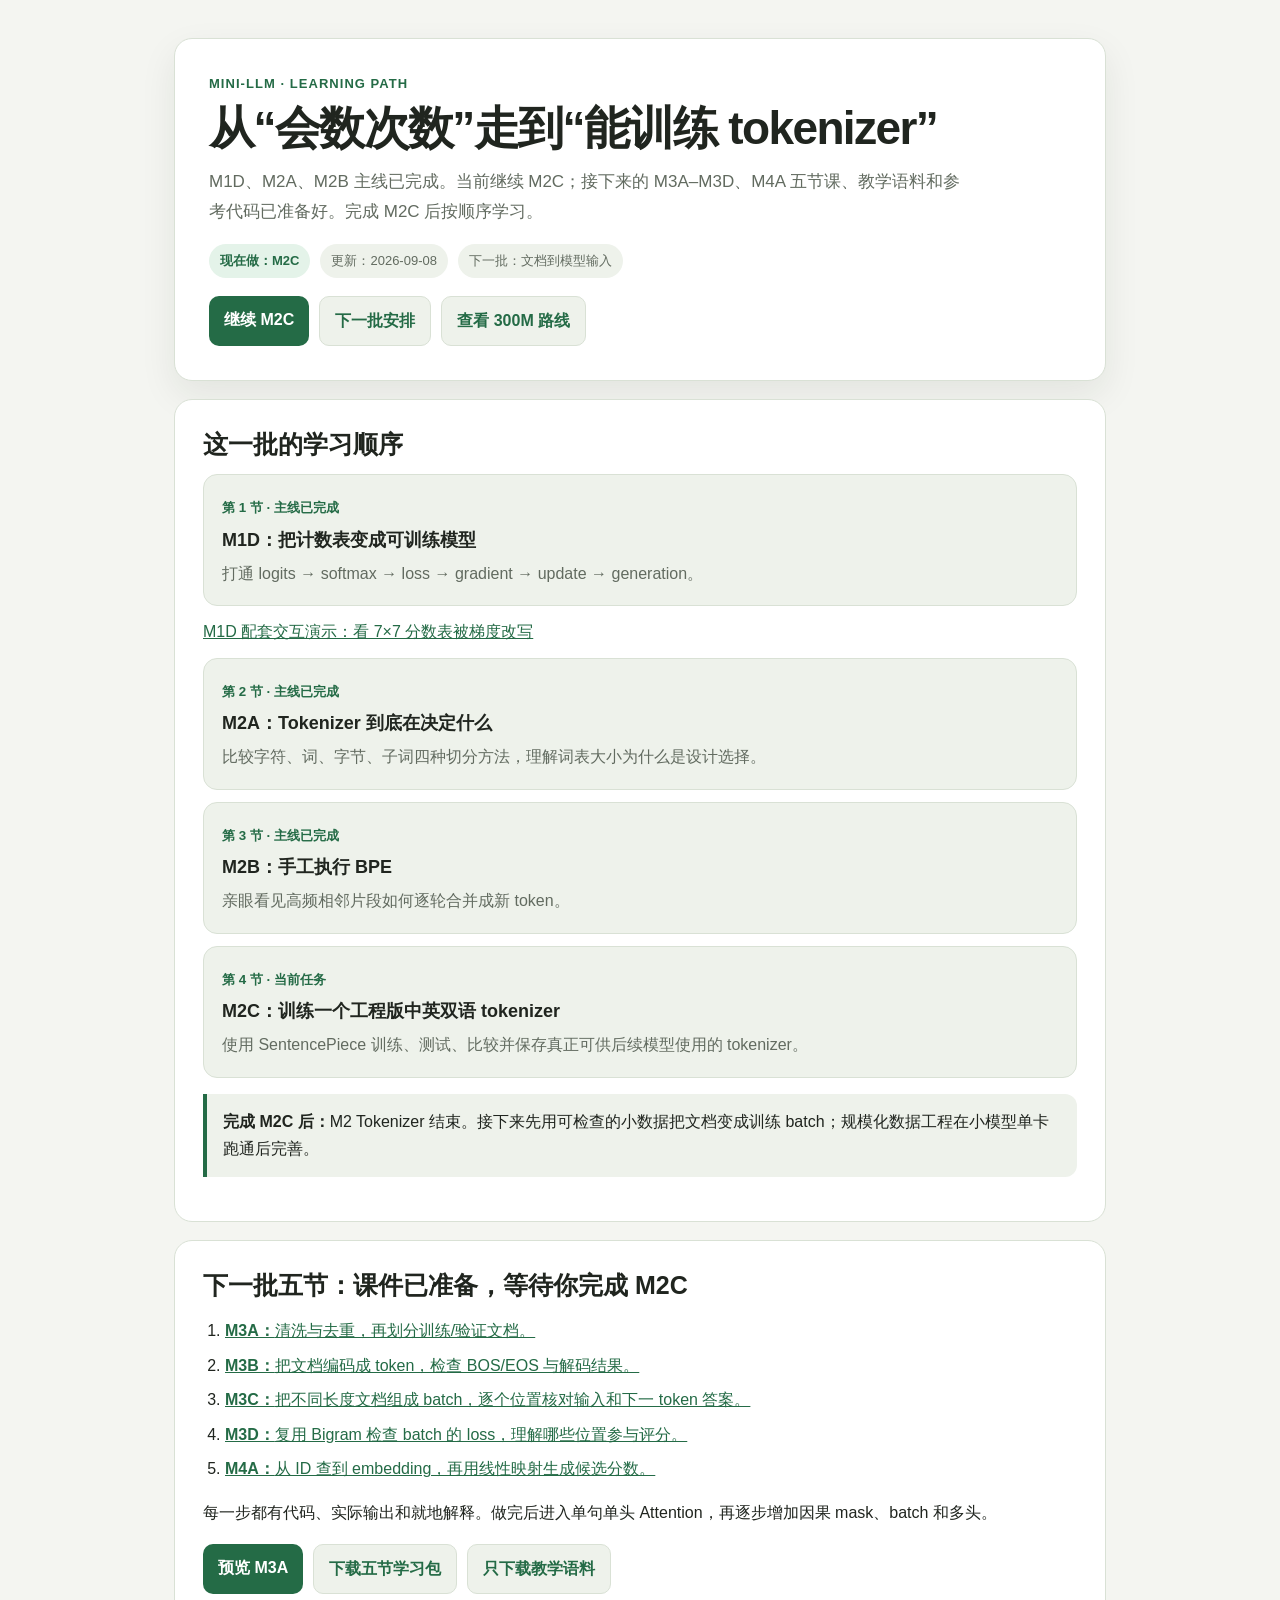
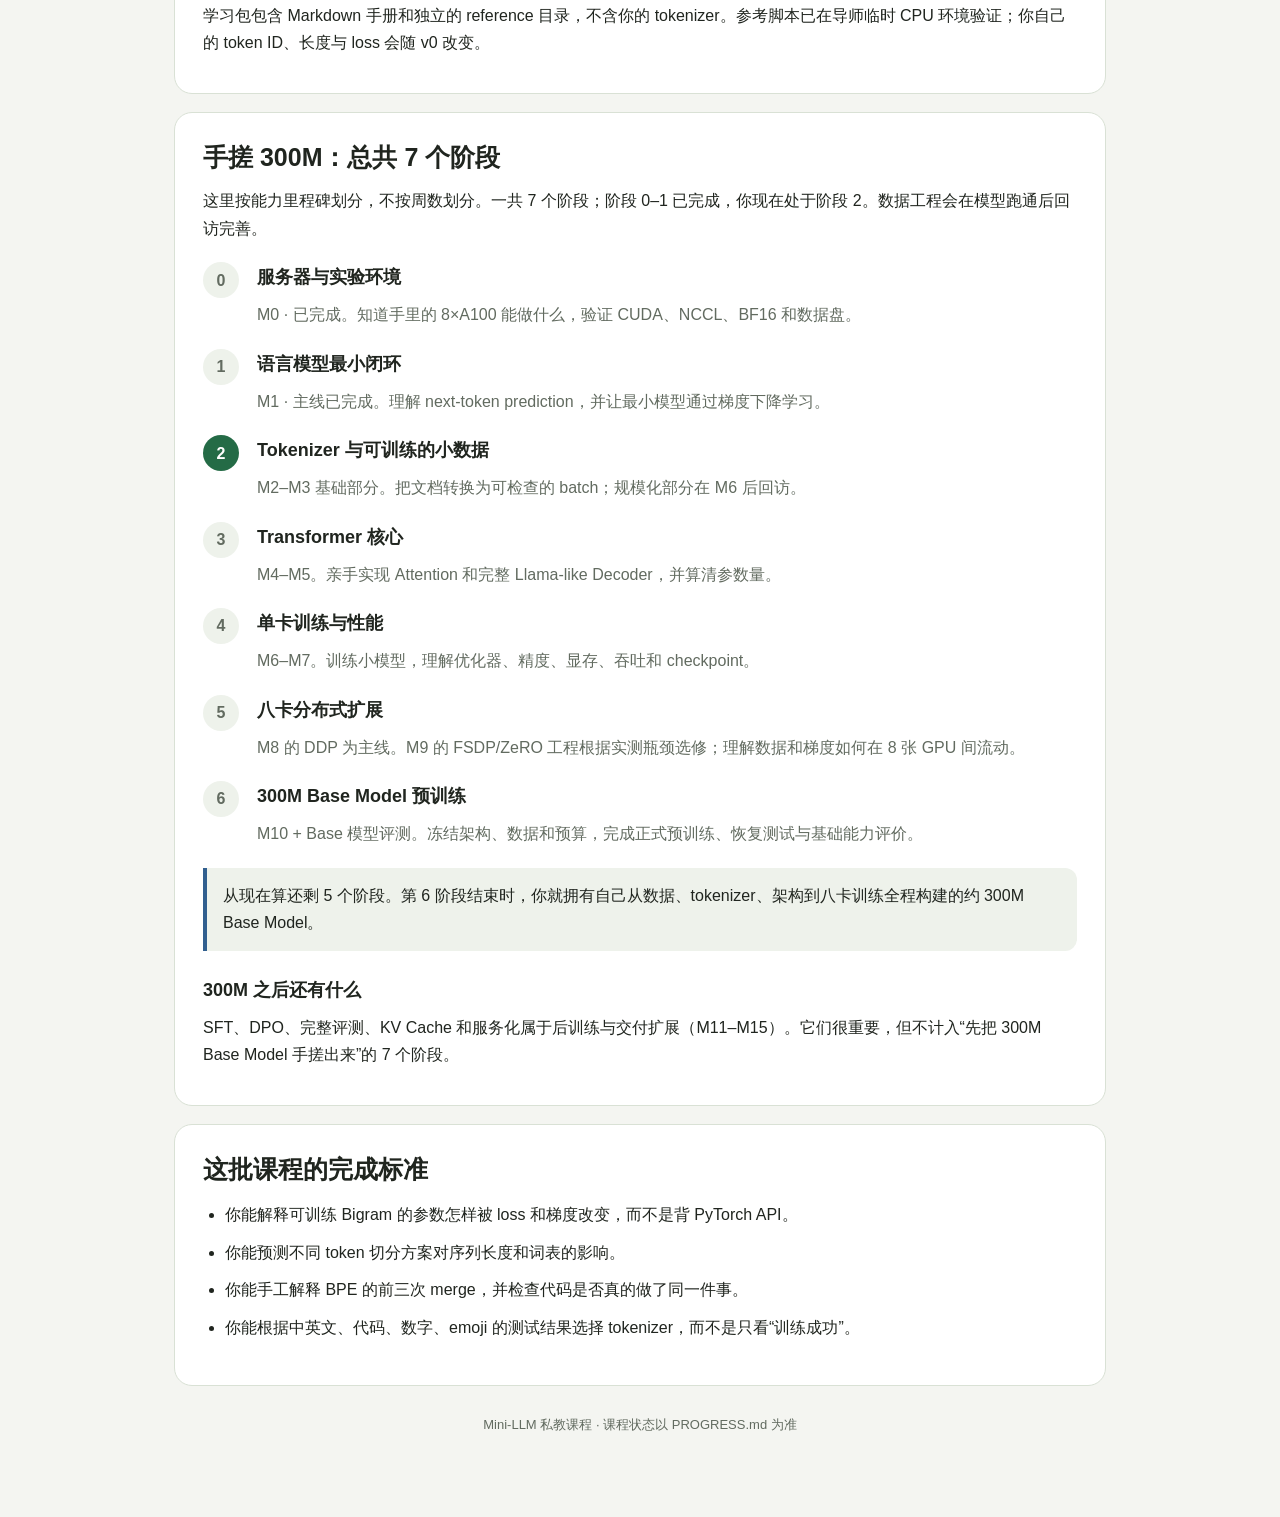
<file: index.html>
<!doctype html>
<html lang="zh-CN">
<head>
  <meta charset="utf-8">
  <meta name="viewport" content="width=device-width, initial-scale=1">
  <title>Mini-LLM · 下一批课程</title>
  <link rel="stylesheet" href="assets/course.css">
  <link rel="icon" href="assets/favicon.svg" type="image/svg+xml">
  <link rel="icon" href="assets/favicon-32.png" type="image/png" sizes="32x32">
  <link rel="apple-touch-icon" href="assets/favicon-180.png">

</head>
<body>
  <main class="shell">
    <header>
      <div class="eyebrow">MINI-LLM · LEARNING PATH</div>
      <h1>从“会数次数”走到“能训练 tokenizer”</h1>
      <p class="lede">M1D、M2A、M2B 主线已完成。当前继续 M2C；接下来的 M3A–M3D、M4A 五节课、教学语料和参考代码已准备好。完成 M2C 后按顺序学习。</p>
      <div class="status"><span class="tag current">现在做：M2C</span><span class="tag">更新：2026-09-08</span><span class="tag">下一批：文档到模型输入</span></div>
      <div class="actions"><a class="button" href="M02C-train-bilingual-tokenizer.html">继续 M2C</a><a class="button secondary" href="#next-batch">下一批安排</a><a class="button secondary" href="#roadmap">查看 300M 路线</a></div>
    </header>

    <section>
      <h2>这一批的学习顺序</h2>
      <div class="lesson-list">
        <a class="lesson" href="M01D-trainable-bigram.html"><small>第 1 节 · 主线已完成</small><strong>M1D：把计数表变成可训练模型</strong><span>打通 logits → softmax → loss → gradient → update → generation。</span></a>
        <a href="M01D-interactive.html">M1D 配套交互演示：看 7×7 分数表被梯度改写</a>
        <a class="lesson" href="M02A-tokenizer-map.html"><small>第 2 节 · 主线已完成</small><strong>M2A：Tokenizer 到底在决定什么</strong><span>比较字符、词、字节、子词四种切分方法，理解词表大小为什么是设计选择。</span></a>
        <a class="lesson" href="M02B-hand-bpe.html"><small>第 3 节 · 主线已完成</small><strong>M2B：手工执行 BPE</strong><span>亲眼看见高频相邻片段如何逐轮合并成新 token。</span></a>
        <a class="lesson" href="M02C-train-bilingual-tokenizer.html"><small>第 4 节 · 当前任务</small><strong>M2C：训练一个工程版中英双语 tokenizer</strong><span>使用 SentencePiece 训练、测试、比较并保存真正可供后续模型使用的 tokenizer。</span></a>
      </div>
      <div class="callout green"><strong>完成 M2C 后：</strong>M2 Tokenizer 结束。接下来先用可检查的小数据把文档变成训练 batch；规模化数据工程在小模型单卡跑通后完善。</div>
    </section>

    <section id="next-batch">
      <h2>下一批五节：课件已准备，等待你完成 M2C</h2>
      <ol>
        <li><a href="M03A-prepare-documents.html"><strong>M3A：</strong>清洗与去重，再划分训练/验证文档。</a></li>
        <li><a href="M03B-encode-documents.html"><strong>M3B：</strong>把文档编码成 token，检查 BOS/EOS 与解码结果。</a></li>
        <li><a href="M03C-build-batch.html"><strong>M3C：</strong>把不同长度文档组成 batch，逐个位置核对输入和下一 token 答案。</a></li>
        <li><a href="M03D-batch-bigram.html"><strong>M3D：</strong>复用 Bigram 检查 batch 的 loss，理解哪些位置参与评分。</a></li>
        <li><a href="M04A-embedding-and-linear.html"><strong>M4A：</strong>从 ID 查到 embedding，再用线性映射生成候选分数。</a></li>
      </ol>
      <p>每一步都有代码、实际输出和就地解释。做完后进入单句单头 Attention，再逐步增加因果 mask、batch 和多头。</p>
      <div class="actions"><a class="button" href="M03A-prepare-documents.html">预览 M3A</a><a class="button secondary" href="assets/m3-m4-learning-pack.zip" download>下载五节学习包</a><a class="button secondary" href="assets/m3_documents.jsonl" download>只下载教学语料</a></div>
      <p>学习包包含 Markdown 手册和独立的 reference 目录，不含你的 tokenizer。参考脚本已在导师临时 CPU 环境验证；你自己的 token ID、长度与 loss 会随 v0 改变。</p>
    </section>

    <section id="roadmap">
      <h2>手搓 300M：总共 7 个阶段</h2>
      <p>这里按能力里程碑划分，不按周数划分。一共 7 个阶段；阶段 0–1 已完成，你现在处于阶段 2。数据工程会在模型跑通后回访完善。</p>
      <div class="stage" data-n="0"><h3>服务器与实验环境</h3><p>M0 · 已完成。知道手里的 8×A100 能做什么，验证 CUDA、NCCL、BF16 和数据盘。</p></div>
      <div class="stage" data-n="1"><h3>语言模型最小闭环</h3><p>M1 · 主线已完成。理解 next-token prediction，并让最小模型通过梯度下降学习。</p></div>
      <div class="stage current" data-n="2"><h3>Tokenizer 与可训练的小数据</h3><p>M2–M3 基础部分。把文档转换为可检查的 batch；规模化部分在 M6 后回访。</p></div>
      <div class="stage" data-n="3"><h3>Transformer 核心</h3><p>M4–M5。亲手实现 Attention 和完整 Llama-like Decoder，并算清参数量。</p></div>
      <div class="stage" data-n="4"><h3>单卡训练与性能</h3><p>M6–M7。训练小模型，理解优化器、精度、显存、吞吐和 checkpoint。</p></div>
      <div class="stage" data-n="5"><h3>八卡分布式扩展</h3><p>M8 的 DDP 为主线。M9 的 FSDP/ZeRO 工程根据实测瓶颈选修；理解数据和梯度如何在 8 张 GPU 间流动。</p></div>
      <div class="stage" data-n="6"><h3>300M Base Model 预训练</h3><p>M10 + Base 模型评测。冻结架构、数据和预算，完成正式预训练、恢复测试与基础能力评价。</p></div>
      <div class="callout blue">从现在算还剩 5 个阶段。第 6 阶段结束时，你就拥有自己从数据、tokenizer、架构到八卡训练全程构建的约 300M Base Model。</div>
      <h3>300M 之后还有什么</h3>
      <p>SFT、DPO、完整评测、KV Cache 和服务化属于后训练与交付扩展（M11–M15）。它们很重要，但不计入“先把 300M Base Model 手搓出来”的 7 个阶段。</p>
    </section>

    <section>
      <h2>这批课程的完成标准</h2>
      <ul class="checklist">
        <li>你能解释可训练 Bigram 的参数怎样被 loss 和梯度改变，而不是背 PyTorch API。</li>
        <li>你能预测不同 token 切分方案对序列长度和词表的影响。</li>
        <li>你能手工解释 BPE 的前三次 merge，并检查代码是否真的做了同一件事。</li>
        <li>你能根据中英文、代码、数字、emoji 的测试结果选择 tokenizer，而不是只看“训练成功”。</li>
      </ul>
    </section>
    <footer>Mini-LLM 私教课程 · 课程状态以 PROGRESS.md 为准</footer>
  </main>
</body>
</html>
</file>
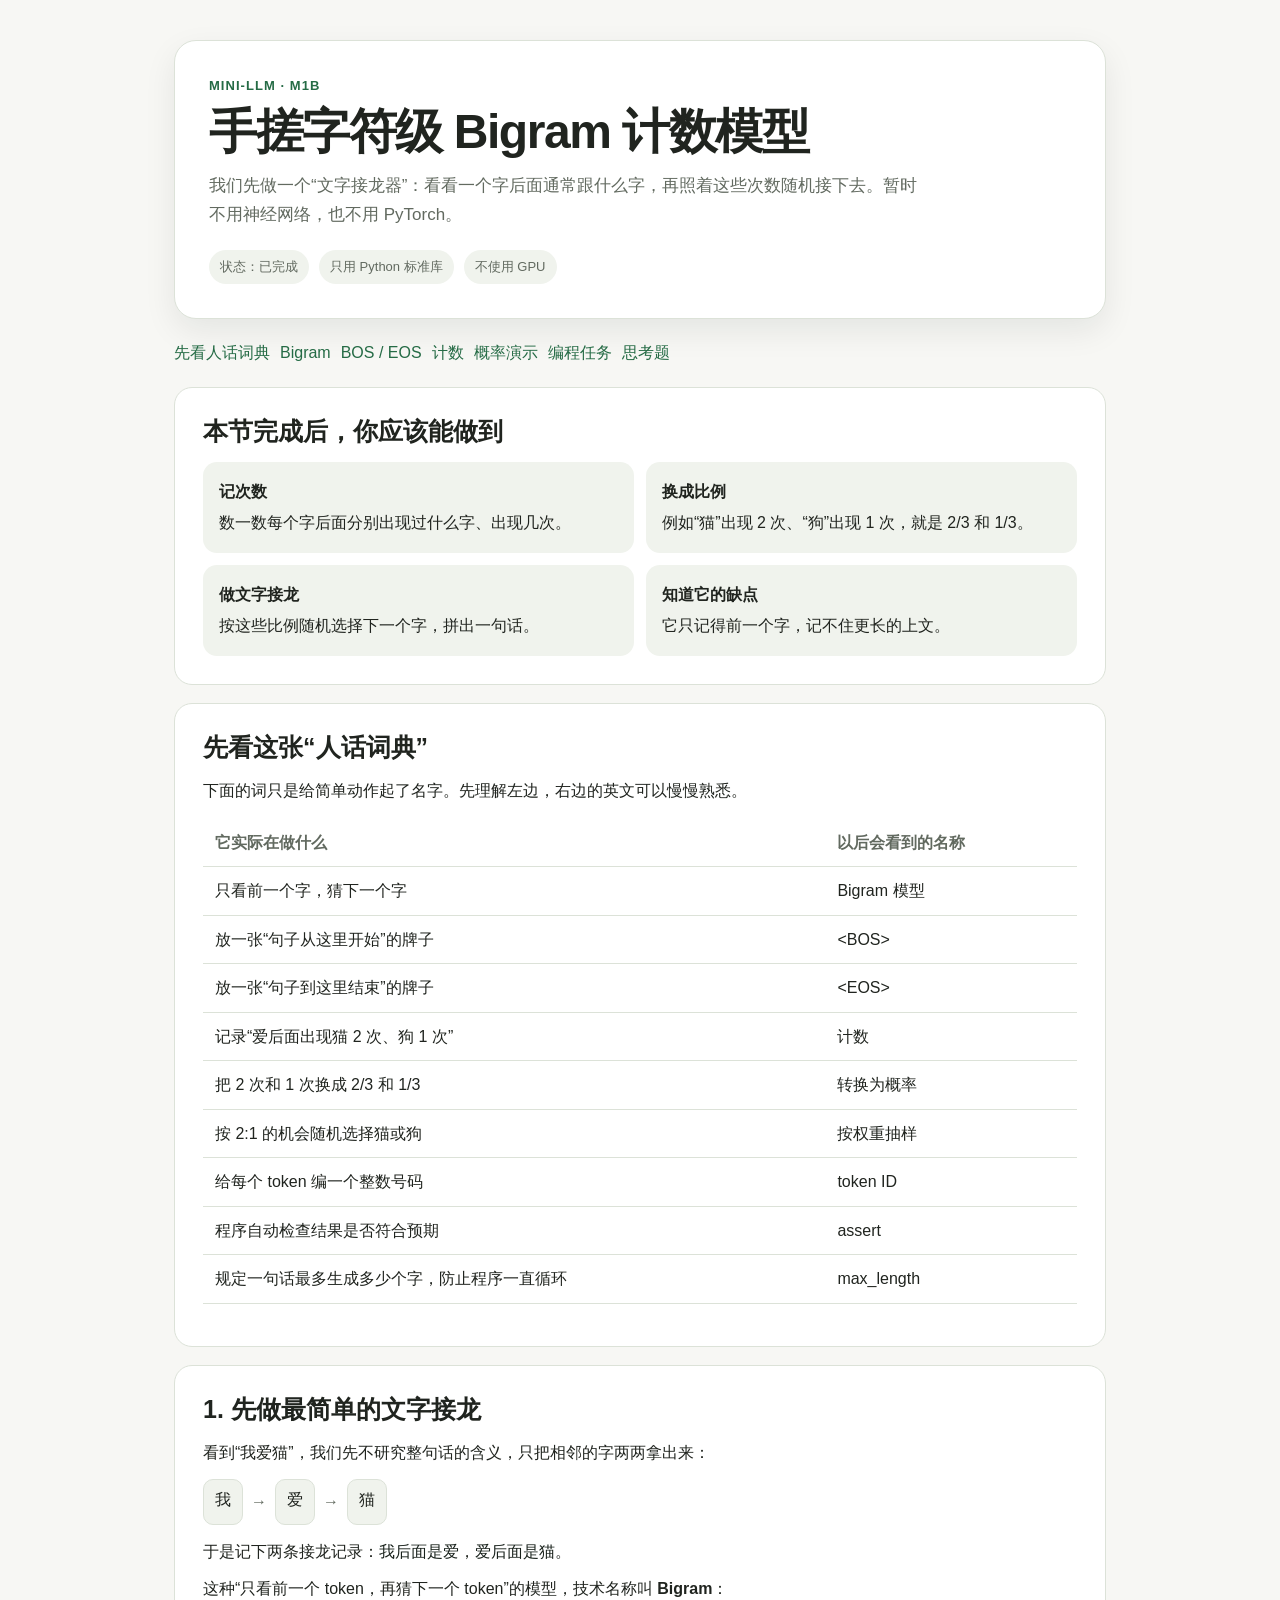
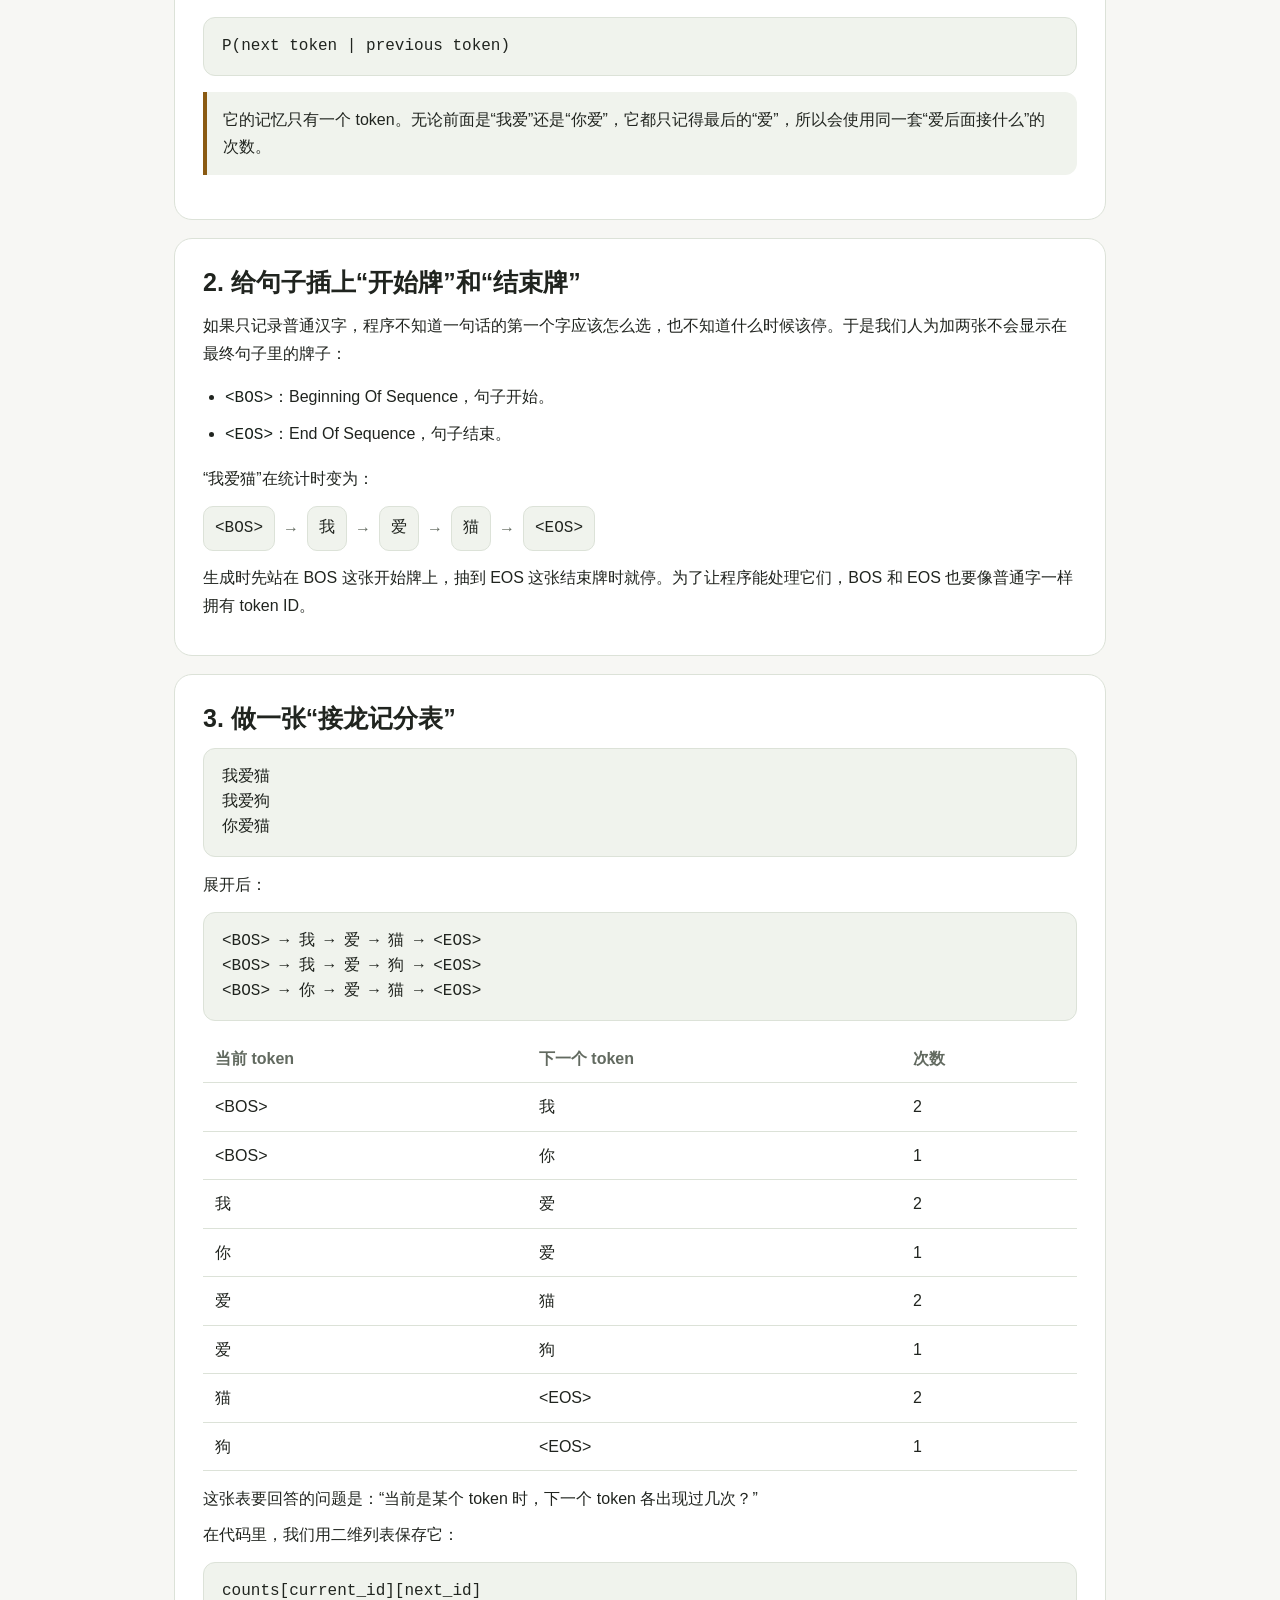
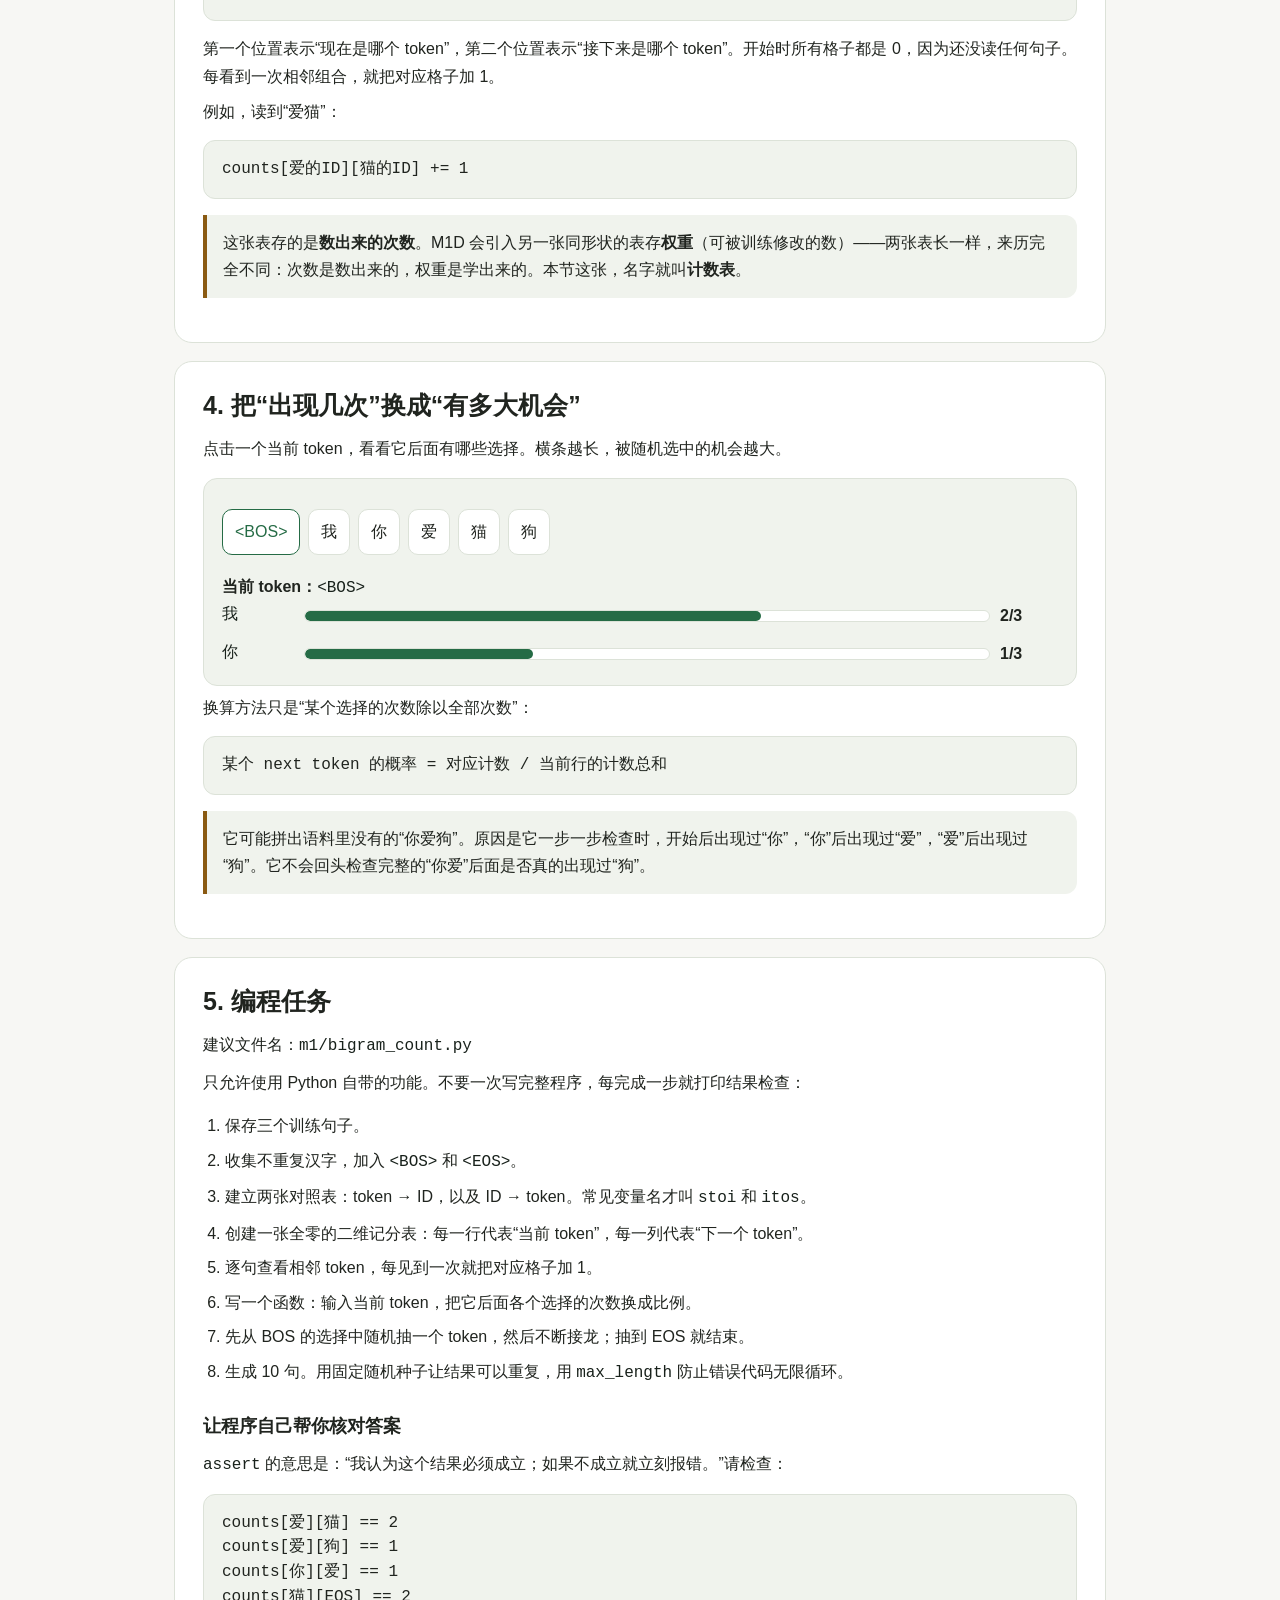
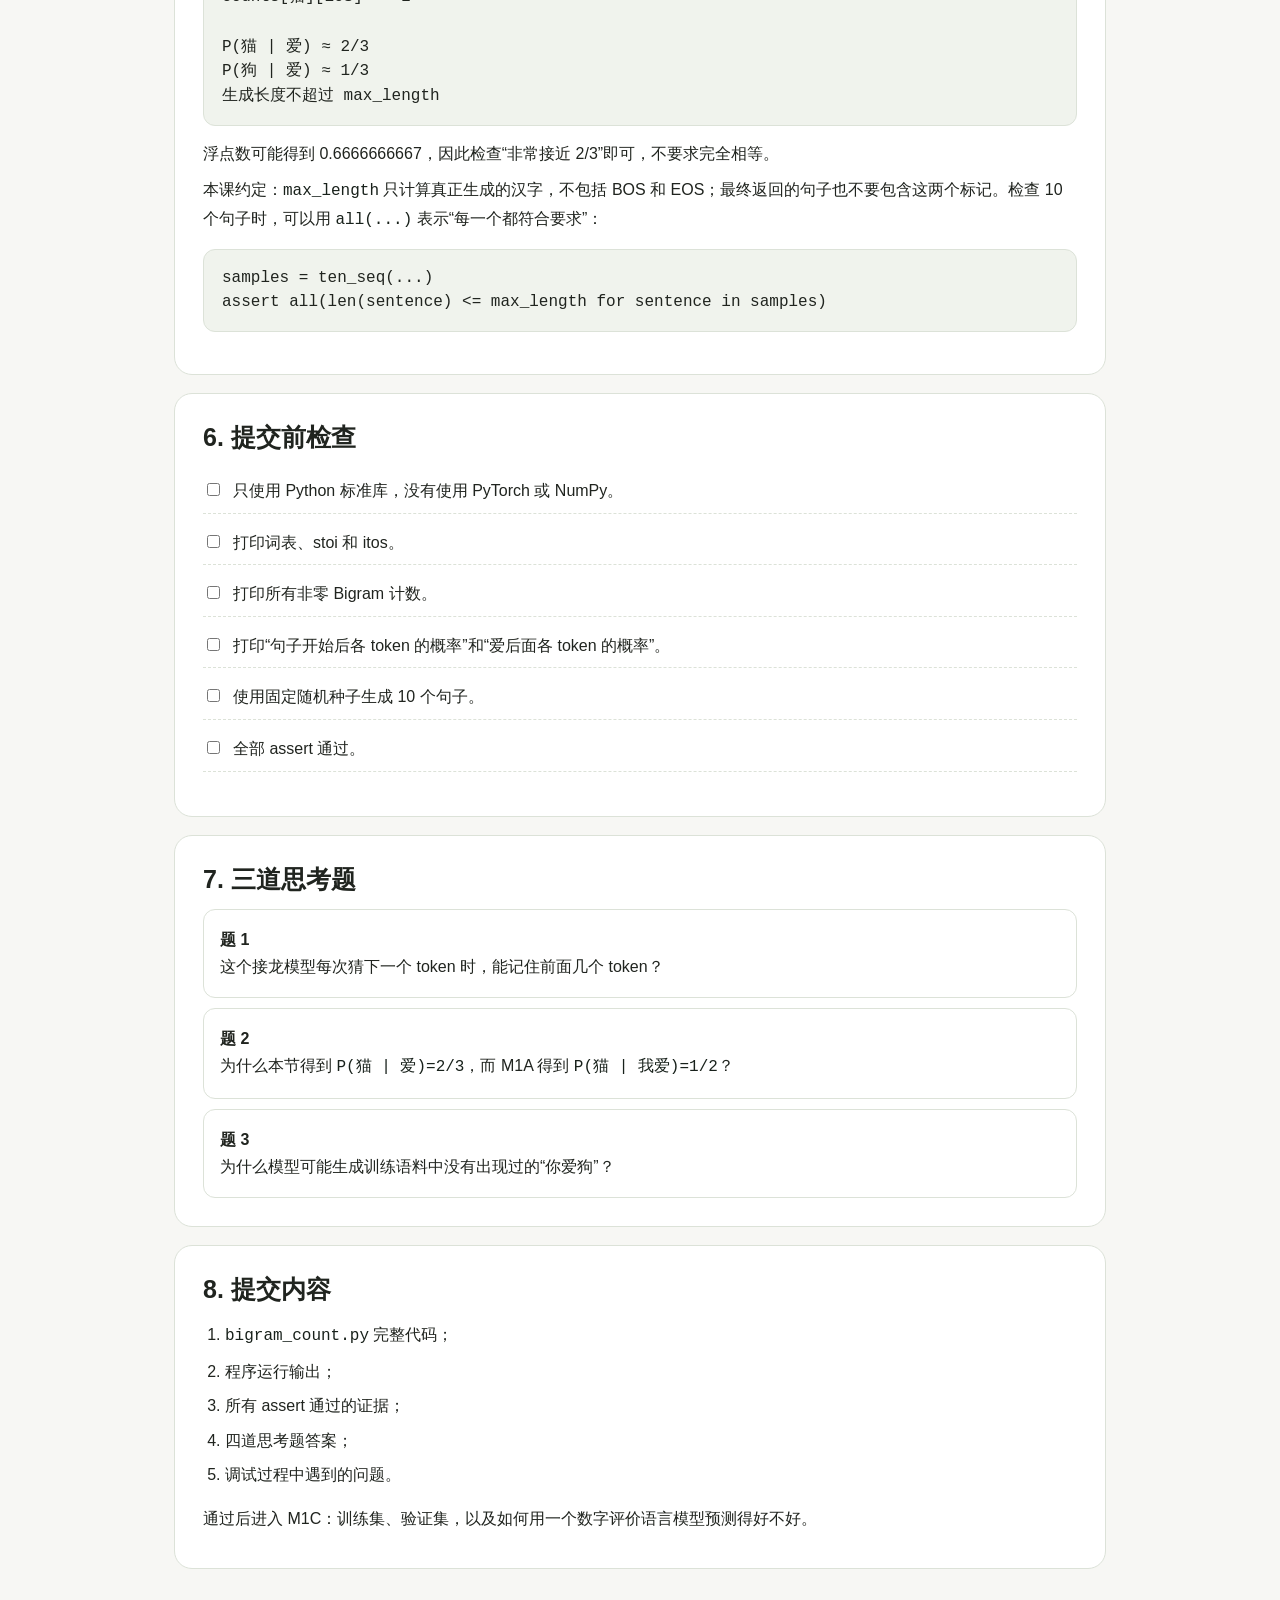
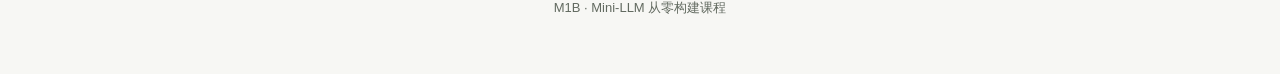
<file: M01B-bigram-count-model.html>
<!doctype html>
<html lang="zh-CN">
<head>
  <meta charset="utf-8">
  <meta name="viewport" content="width=device-width, initial-scale=1">
  <title>M1B · 手搓 Bigram 计数模型</title>
<link rel="icon" href="assets/favicon.svg" type="image/svg+xml">
<link rel="icon" href="assets/favicon-32.png" type="image/png" sizes="32x32">
<link rel="apple-touch-icon" href="assets/favicon-180.png">

  <style>
    :root {
      color-scheme: light dark;
      --bg: light-dark(#f7f7f4, #121311);
      --paper: light-dark(#ffffff, #1b1d1a);
      --paper-2: light-dark(#f0f3ed, #242720);
      --text: light-dark(#20241f, #eef1ea);
      --muted: light-dark(#626a60, #abb3a7);
      --line: light-dark(#dce2d8, #383d35);
      --green: light-dark(#256b45, #75d49f);
      --green-soft: light-dark(#e6f3ea, #183225);
      --amber: light-dark(#8a5a12, #f2bf68);
      --blue: light-dark(#315f90, #8fc7ff);
      --code: light-dark(#18211b, #dce8de);
      --shadow: 0 12px 32px rgba(18, 30, 20, .08);
    }
    * { box-sizing: border-box; }
    html { scroll-behavior: smooth; }
    body {
      margin: 0;
      background: var(--bg);
      color: var(--text);
      font-family: ui-sans-serif, -apple-system, BlinkMacSystemFont, "Segoe UI", "PingFang SC", "Microsoft YaHei", sans-serif;
      line-height: 1.72;
    }
    .shell { max-width: 980px; margin: 0 auto; padding: 40px 24px 80px; }
    header {
      padding: 34px;
      border: 1px solid var(--line);
      border-radius: 22px;
      background: var(--paper);
      box-shadow: var(--shadow);
    }
    .eyebrow { color: var(--green); font-weight: 750; letter-spacing: .08em; font-size: 13px; }
    h1 { margin: 8px 0 12px; font-size: clamp(30px, 5vw, 48px); line-height: 1.12; letter-spacing: -.03em; }
    h2 { margin: 0 0 14px; font-size: 25px; line-height: 1.25; }
    h3 { margin: 24px 0 8px; font-size: 18px; }
    p { margin: 8px 0; }
    .lede { max-width: 720px; color: var(--muted); font-size: 17px; }
    .status { display: flex; gap: 10px; flex-wrap: wrap; margin-top: 20px; }
    .tag { padding: 6px 11px; border-radius: 999px; background: var(--paper-2); color: var(--muted); font-size: 13px; }
    nav { display: flex; gap: 10px; flex-wrap: wrap; margin: 20px 0; }
    nav a { color: var(--green); text-decoration: none; border-bottom: 1px solid transparent; }
    nav a:hover { border-color: currentColor; }
    section {
      margin-top: 18px;
      padding: 28px;
      border: 1px solid var(--line);
      border-radius: 18px;
      background: var(--paper);
    }
    .goal-grid, .task-grid { display: grid; grid-template-columns: repeat(2, minmax(0,1fr)); gap: 12px; }
    .mini { padding: 16px; border-radius: 14px; background: var(--paper-2); }
    .mini strong { display: block; margin-bottom: 4px; }
    code, pre { font-family: ui-monospace, SFMono-Regular, Menlo, Consolas, monospace; }
    code { color: var(--code); }
    pre {
      margin: 14px 0;
      padding: 16px 18px;
      overflow-x: auto;
      border: 1px solid var(--line);
      border-radius: 12px;
      background: var(--paper-2);
      line-height: 1.55;
    }
    .flow { display: flex; align-items: center; gap: 8px; flex-wrap: wrap; margin: 13px 0; }
    .token { padding: 8px 11px; border: 1px solid var(--line); border-radius: 10px; background: var(--paper-2); font-family: ui-monospace, monospace; }
    .arrow { color: var(--muted); }
    .callout { margin: 16px 0; padding: 14px 16px; border-left: 4px solid var(--amber); background: var(--paper-2); border-radius: 0 12px 12px 0; }
    .explorer { margin-top: 16px; padding: 18px; border: 1px solid var(--line); border-radius: 14px; background: var(--paper-2); }
    .token-buttons { display: flex; gap: 8px; flex-wrap: wrap; margin: 12px 0 18px; }
    button {
      appearance: none;
      border: 1px solid var(--line);
      border-radius: 10px;
      padding: 8px 12px;
      background: var(--paper);
      color: var(--text);
      cursor: pointer;
      font: inherit;
    }
    button:hover, button[aria-pressed="true"] { border-color: var(--green); color: var(--green); }
    .bars { display: grid; gap: 10px; }
    .bar-row { display: grid; grid-template-columns: 72px 1fr 58px; gap: 10px; align-items: center; }
    .track { height: 12px; background: var(--paper); border: 1px solid var(--line); border-radius: 999px; overflow: hidden; }
    .fill { height: 100%; background: var(--green); border-radius: inherit; transition: width .25s ease; }
    table { width: 100%; border-collapse: collapse; margin: 14px 0; }
    th, td { padding: 10px 12px; border-bottom: 1px solid var(--line); text-align: left; }
    th { color: var(--muted); font-weight: 650; }
    ol, ul { padding-left: 22px; }
    li + li { margin-top: 7px; }
    .checklist { list-style: none; padding: 0; }
    .checklist li { display: flex; gap: 10px; align-items: flex-start; padding: 8px 0; border-bottom: 1px dashed var(--line); }
    .checklist input { margin-top: 6px; accent-color: var(--green); }
    .question { padding: 16px; margin-top: 10px; border: 1px solid var(--line); border-radius: 12px; }
    footer { color: var(--muted); text-align: center; margin-top: 28px; font-size: 13px; }
    @media (max-width: 680px) {
      .shell { padding: 18px 12px 50px; }
      header, section { padding: 20px; border-radius: 15px; }
      .goal-grid, .task-grid { grid-template-columns: 1fr; }
      .bar-row { grid-template-columns: 58px 1fr 48px; }
    }
  </style>
</head>
<body>
  <main class="shell">
    <header>
      <div class="eyebrow">MINI-LLM · M1B</div>
      <h1>手搓字符级 Bigram 计数模型</h1>
      <p class="lede">我们先做一个“文字接龙器”：看看一个字后面通常跟什么字，再照着这些次数随机接下去。暂时不用神经网络，也不用 PyTorch。</p>
      <div class="status">
        <span class="tag">状态：已完成</span>
        <span class="tag">只用 Python 标准库</span>
        <span class="tag">不使用 GPU</span>
      </div>
    </header>

    <nav aria-label="章节导航">
      <a href="#plain-words">先看人话词典</a>
      <a href="#concept">Bigram</a>
      <a href="#special">BOS / EOS</a>
      <a href="#count">计数</a>
      <a href="#explore">概率演示</a>
      <a href="#coding">编程任务</a>
      <a href="#questions">思考题</a>
    </nav>

    <section>
      <h2>本节完成后，你应该能做到</h2>
      <div class="goal-grid">
        <div class="mini"><strong>记次数</strong>数一数每个字后面分别出现过什么字、出现几次。</div>
        <div class="mini"><strong>换成比例</strong>例如“猫”出现 2 次、“狗”出现 1 次，就是 2/3 和 1/3。</div>
        <div class="mini"><strong>做文字接龙</strong>按这些比例随机选择下一个字，拼出一句话。</div>
        <div class="mini"><strong>知道它的缺点</strong>它只记得前一个字，记不住更长的上文。</div>
      </div>
    </section>

    <section id="plain-words">
      <h2>先看这张“人话词典”</h2>
      <p>下面的词只是给简单动作起了名字。先理解左边，右边的英文可以慢慢熟悉。</p>
      <table>
        <thead><tr><th>它实际在做什么</th><th>以后会看到的名称</th></tr></thead>
        <tbody>
          <tr><td>只看前一个字，猜下一个字</td><td>Bigram 模型</td></tr>
          <tr><td>放一张“句子从这里开始”的牌子</td><td>&lt;BOS&gt;</td></tr>
          <tr><td>放一张“句子到这里结束”的牌子</td><td>&lt;EOS&gt;</td></tr>
          <tr><td>记录“爱后面出现猫 2 次、狗 1 次”</td><td>计数</td></tr>
          <tr><td>把 2 次和 1 次换成 2/3 和 1/3</td><td>转换为概率</td></tr>
          <tr><td>按 2:1 的机会随机选择猫或狗</td><td>按权重抽样</td></tr>
          <tr><td>给每个 token 编一个整数号码</td><td>token ID</td></tr>
          <tr><td>程序自动检查结果是否符合预期</td><td>assert</td></tr>
          <tr><td>规定一句话最多生成多少个字，防止程序一直循环</td><td>max_length</td></tr>
        </tbody>
      </table>
    </section>

    <section id="concept">
      <h2>1. 先做最简单的文字接龙</h2>
      <p>看到“我爱猫”，我们先不研究整句话的含义，只把相邻的字两两拿出来：</p>
      <div class="flow" aria-label="我到爱，爱到猫">
        <span class="token">我</span><span class="arrow">→</span><span class="token">爱</span><span class="arrow">→</span><span class="token">猫</span>
      </div>
      <p>于是记下两条接龙记录：<code>我后面是爱</code>，<code>爱后面是猫</code>。</p>
      <p>这种“只看前一个 token，再猜下一个 token”的模型，技术名称叫 <strong>Bigram</strong>：</p>
      <pre>P(next token | previous token)</pre>
      <div class="callout">它的记忆只有一个 token。无论前面是“我爱”还是“你爱”，它都只记得最后的“爱”，所以会使用同一套“爱后面接什么”的次数。</div>
    </section>

    <section id="special">
      <h2>2. 给句子插上“开始牌”和“结束牌”</h2>
      <p>如果只记录普通汉字，程序不知道一句话的第一个字应该怎么选，也不知道什么时候该停。于是我们人为加两张不会显示在最终句子里的牌子：</p>
      <ul>
        <li><code>&lt;BOS&gt;</code>：Beginning Of Sequence，句子开始。</li>
        <li><code>&lt;EOS&gt;</code>：End Of Sequence，句子结束。</li>
      </ul>
      <p>“我爱猫”在统计时变为：</p>
      <div class="flow">
        <span class="token">&lt;BOS&gt;</span><span class="arrow">→</span><span class="token">我</span><span class="arrow">→</span><span class="token">爱</span><span class="arrow">→</span><span class="token">猫</span><span class="arrow">→</span><span class="token">&lt;EOS&gt;</span>
      </div>
      <p>生成时先站在 BOS 这张开始牌上，抽到 EOS 这张结束牌时就停。为了让程序能处理它们，BOS 和 EOS 也要像普通字一样拥有 token ID。</p>
    </section>

    <section id="count">
      <h2>3. 做一张“接龙记分表”</h2>
      <pre>我爱猫
我爱狗
你爱猫</pre>
      <p>展开后：</p>
      <pre>&lt;BOS&gt; → 我 → 爱 → 猫 → &lt;EOS&gt;
&lt;BOS&gt; → 我 → 爱 → 狗 → &lt;EOS&gt;
&lt;BOS&gt; → 你 → 爱 → 猫 → &lt;EOS&gt;</pre>
      <table>
        <thead><tr><th>当前 token</th><th>下一个 token</th><th>次数</th></tr></thead>
        <tbody>
          <tr><td>&lt;BOS&gt;</td><td>我</td><td>2</td></tr>
          <tr><td>&lt;BOS&gt;</td><td>你</td><td>1</td></tr>
          <tr><td>我</td><td>爱</td><td>2</td></tr>
          <tr><td>你</td><td>爱</td><td>1</td></tr>
          <tr><td>爱</td><td>猫</td><td>2</td></tr>
          <tr><td>爱</td><td>狗</td><td>1</td></tr>
          <tr><td>猫</td><td>&lt;EOS&gt;</td><td>2</td></tr>
          <tr><td>狗</td><td>&lt;EOS&gt;</td><td>1</td></tr>
        </tbody>
      </table>
      <p>这张表要回答的问题是：“当前是某个 token 时，下一个 token 各出现过几次？”</p>
      <p>在代码里，我们用二维列表保存它：</p>
      <pre>counts[current_id][next_id]</pre>
      <p>第一个位置表示“现在是哪个 token”，第二个位置表示“接下来是哪个 token”。开始时所有格子都是 0，因为还没读任何句子。每看到一次相邻组合，就把对应格子加 1。</p>
      <p>例如，读到“爱猫”：</p>
      <pre>counts[爱的ID][猫的ID] += 1</pre>
      <div class="callout">这张表存的是<strong>数出来的次数</strong>。M1D 会引入另一张同形状的表存<strong>权重</strong>（可被训练修改的数）——两张表长一样，来历完全不同：次数是数出来的，权重是学出来的。本节这张，名字就叫<strong>计数表</strong>。</div>
    </section>

    <section id="explore">
      <h2>4. 把“出现几次”换成“有多大机会”</h2>
      <p>点击一个当前 token，看看它后面有哪些选择。横条越长，被随机选中的机会越大。</p>
      <div class="explorer">
        <div class="token-buttons" id="token-buttons"></div>
        <div id="selected-label" aria-live="polite"></div>
        <div class="bars" id="probability-bars"></div>
      </div>
      <p>换算方法只是“某个选择的次数除以全部次数”：</p>
      <pre>某个 next token 的概率 = 对应计数 / 当前行的计数总和</pre>
      <div class="callout">它可能拼出语料里没有的“你爱狗”。原因是它一步一步检查时，开始后出现过“你”，“你”后出现过“爱”，“爱”后出现过“狗”。它不会回头检查完整的“你爱”后面是否真的出现过“狗”。</div>
    </section>

    <section id="coding">
      <h2>5. 编程任务</h2>
      <p>建议文件名：<code>m1/bigram_count.py</code></p>
      <p>只允许使用 Python 自带的功能。不要一次写完整程序，每完成一步就打印结果检查：</p>
      <ol>
        <li>保存三个训练句子。</li>
        <li>收集不重复汉字，加入 <code>&lt;BOS&gt;</code> 和 <code>&lt;EOS&gt;</code>。</li>
        <li>建立两张对照表：token → ID，以及 ID → token。常见变量名才叫 <code>stoi</code> 和 <code>itos</code>。</li>
        <li>创建一张全零的二维记分表：每一行代表“当前 token”，每一列代表“下一个 token”。</li>
        <li>逐句查看相邻 token，每见到一次就把对应格子加 1。</li>
        <li>写一个函数：输入当前 token，把它后面各个选择的次数换成比例。</li>
        <li>先从 BOS 的选择中随机抽一个 token，然后不断接龙；抽到 EOS 就结束。</li>
        <li>生成 10 句。用固定随机种子让结果可以重复，用 <code>max_length</code> 防止错误代码无限循环。</li>
      </ol>
      <h3>让程序自己帮你核对答案</h3>
      <p><code>assert</code> 的意思是：“我认为这个结果必须成立；如果不成立就立刻报错。”请检查：</p>
      <pre>counts[爱][猫] == 2
counts[爱][狗] == 1
counts[你][爱] == 1
counts[猫][EOS] == 2

P(猫 | 爱) ≈ 2/3
P(狗 | 爱) ≈ 1/3
生成长度不超过 max_length</pre>
      <p>浮点数可能得到 0.6666666667，因此检查“非常接近 2/3”即可，不要求完全相等。</p>
      <p>本课约定：<code>max_length</code> 只计算真正生成的汉字，不包括 BOS 和 EOS；最终返回的句子也不要包含这两个标记。检查 10 个句子时，可以用 <code>all(...)</code> 表示“每一个都符合要求”：</p>
      <pre>samples = ten_seq(...)
assert all(len(sentence) &lt;= max_length for sentence in samples)</pre>
    </section>

    <section>
      <h2>6. 提交前检查</h2>
      <ul class="checklist">
        <li><input type="checkbox"><span>只使用 Python 标准库，没有使用 PyTorch 或 NumPy。</span></li>
        <li><input type="checkbox"><span>打印词表、stoi 和 itos。</span></li>
        <li><input type="checkbox"><span>打印所有非零 Bigram 计数。</span></li>
        <li><input type="checkbox"><span>打印“句子开始后各 token 的概率”和“爱后面各 token 的概率”。</span></li>
        <li><input type="checkbox"><span>使用固定随机种子生成 10 个句子。</span></li>
        <li><input type="checkbox"><span>全部 assert 通过。</span></li>
      </ul>
    </section>

    <section id="questions">
      <h2>7. 三道思考题</h2>
      <div class="question"><strong>题 1</strong><br>这个接龙模型每次猜下一个 token 时，能记住前面几个 token？</div>
      <div class="question"><strong>题 2</strong><br>为什么本节得到 <code>P(猫 | 爱)=2/3</code>，而 M1A 得到 <code>P(猫 | 我爱)=1/2</code>？</div>
      <div class="question"><strong>题 3</strong><br>为什么模型可能生成训练语料中没有出现过的“你爱狗”？</div>
    </section>

    <section>
      <h2>8. 提交内容</h2>
      <ol>
        <li><code>bigram_count.py</code> 完整代码；</li>
        <li>程序运行输出；</li>
        <li>所有 assert 通过的证据；</li>
        <li>四道思考题答案；</li>
        <li>调试过程中遇到的问题。</li>
      </ol>
      <p>通过后进入 M1C：训练集、验证集，以及如何用一个数字评价语言模型预测得好不好。</p>
    </section>

    <footer>M1B · Mini-LLM 从零构建课程</footer>
  </main>

  <script>
    const transitions = {
      '<BOS>': [['我', 2], ['你', 1]],
      '我': [['爱', 2]],
      '你': [['爱', 1]],
      '爱': [['猫', 2], ['狗', 1]],
      '猫': [['<EOS>', 2]],
      '狗': [['<EOS>', 1]]
    };
    const buttons = document.getElementById('token-buttons');
    const bars = document.getElementById('probability-bars');
    const selectedLabel = document.getElementById('selected-label');

    function showToken(token) {
      const rows = transitions[token];
      const total = rows.reduce((sum, row) => sum + row[1], 0);
      selectedLabel.innerHTML = '<strong>当前 token：</strong><code>' + token.replaceAll('<', '&lt;').replaceAll('>', '&gt;') + '</code>';
      bars.innerHTML = '';
      rows.forEach(([next, count]) => {
        const probability = count / total;
        const row = document.createElement('div');
        row.className = 'bar-row';
        const safeNext = next.replaceAll('<', '&lt;').replaceAll('>', '&gt;');
        row.innerHTML = '<code>' + safeNext + '</code><div class="track"><div class="fill" style="width:' + (probability * 100) + '%"></div></div><strong>' + count + '/' + total + '</strong>';
        bars.appendChild(row);
      });
      buttons.querySelectorAll('button').forEach(button => {
        button.setAttribute('aria-pressed', String(button.dataset.token === token));
      });
    }

    Object.keys(transitions).forEach(token => {
      const button = document.createElement('button');
      button.type = 'button';
      button.dataset.token = token;
      button.textContent = token;
      button.setAttribute('aria-pressed', 'false');
      button.addEventListener('click', () => showToken(token));
      buttons.appendChild(button);
    });
    showToken('<BOS>');
  </script>
</body>
</html>
</file>
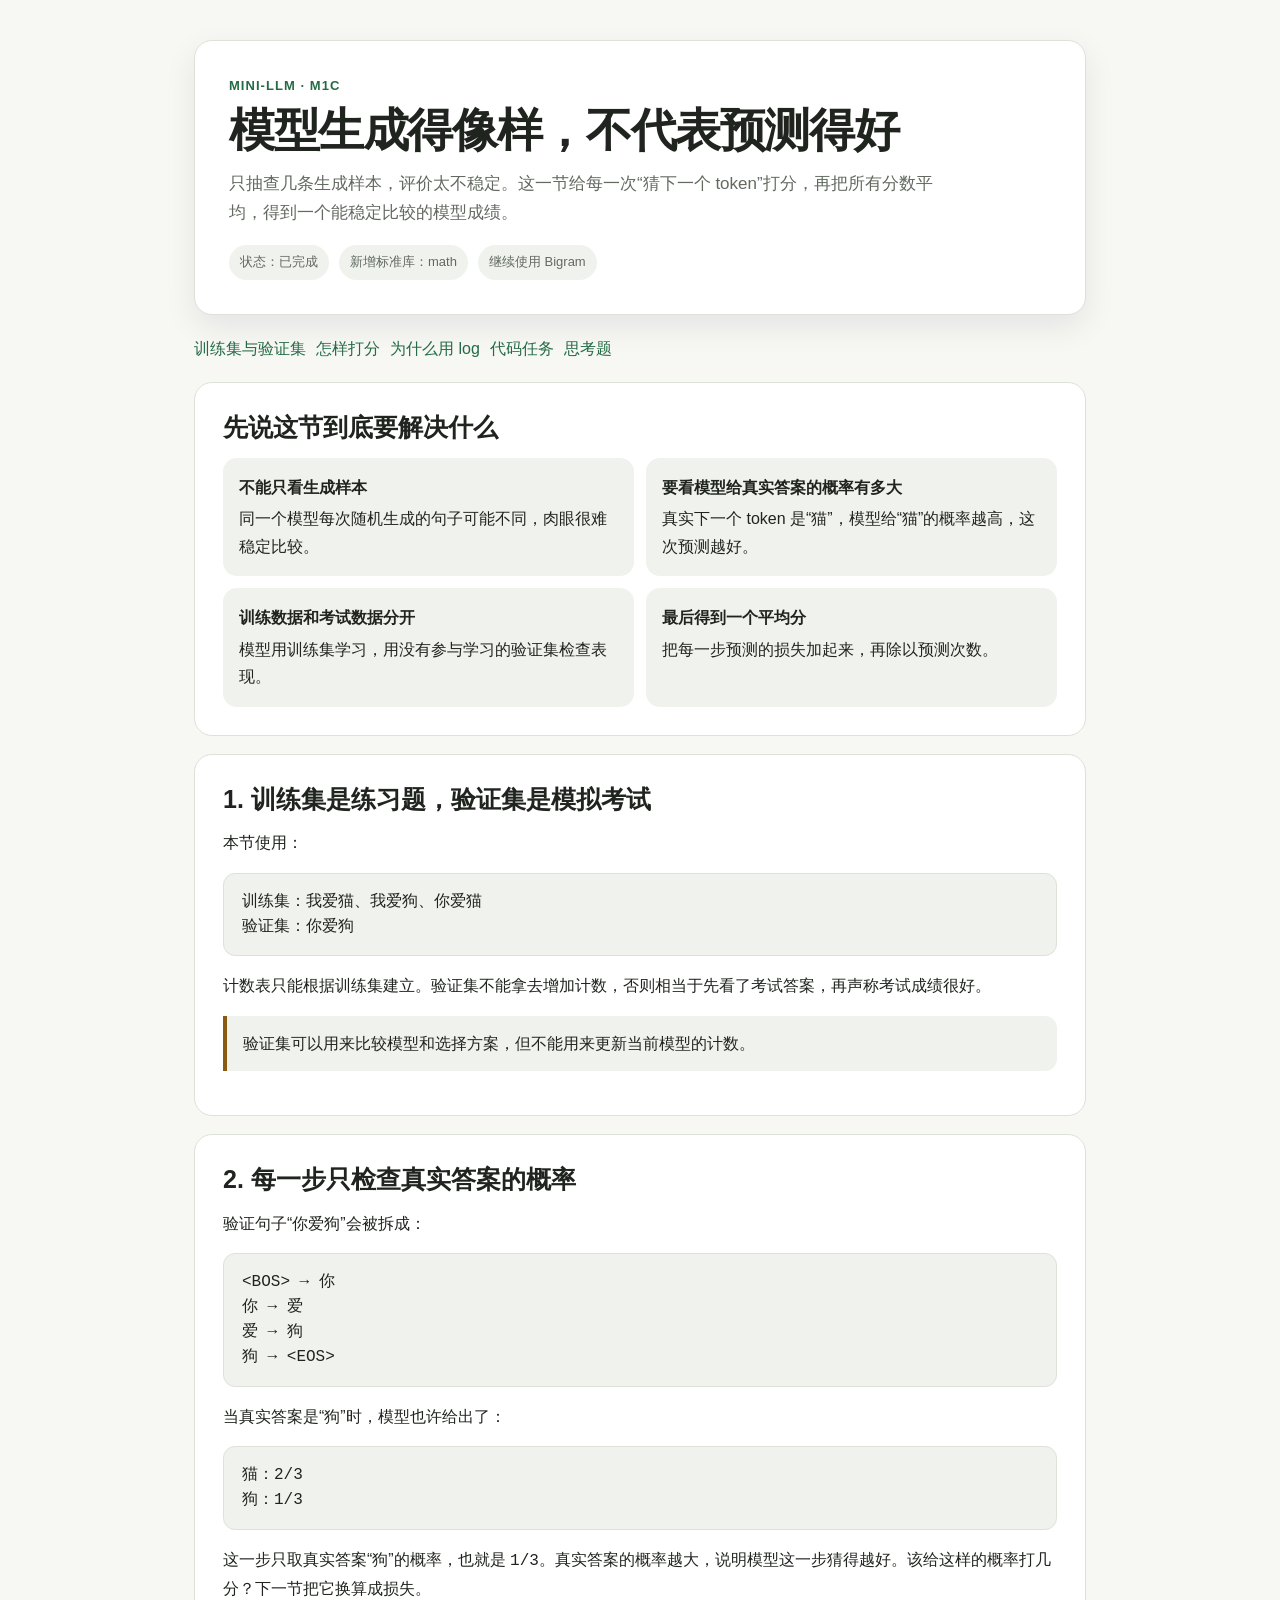
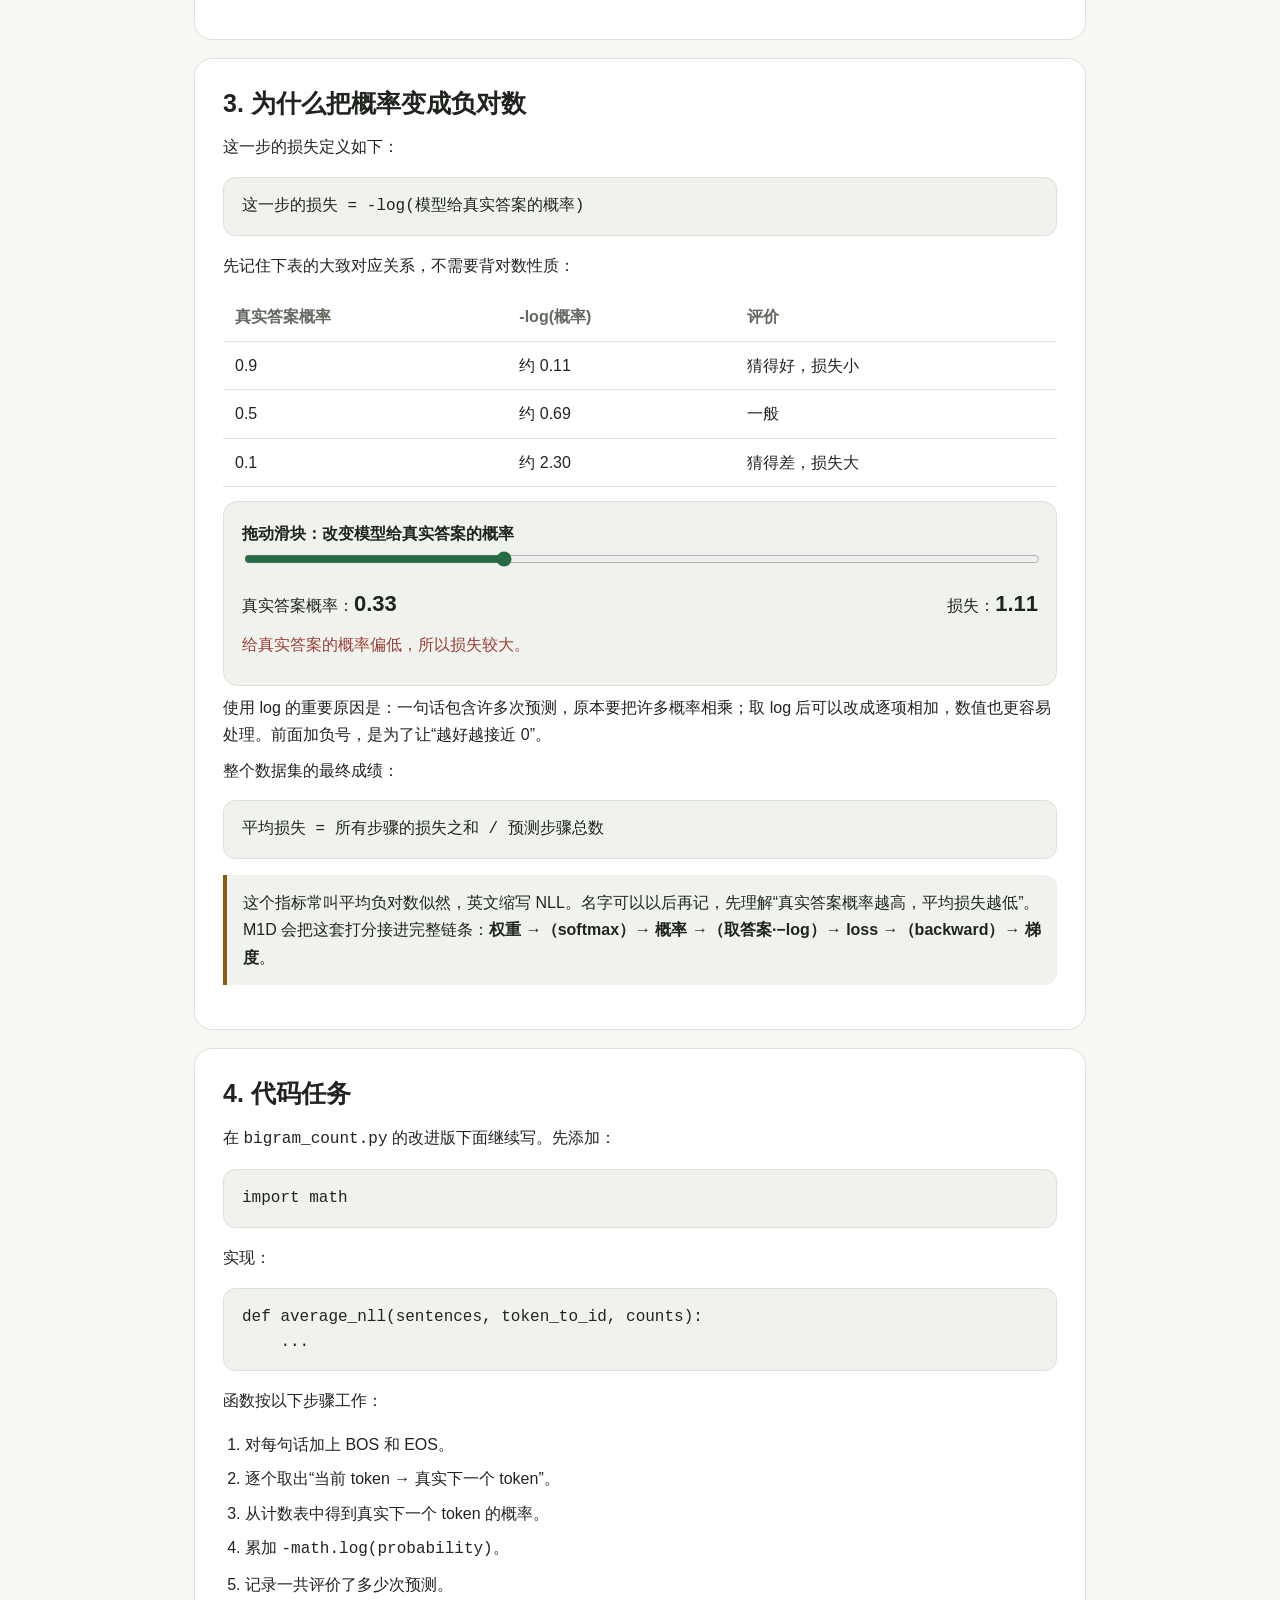
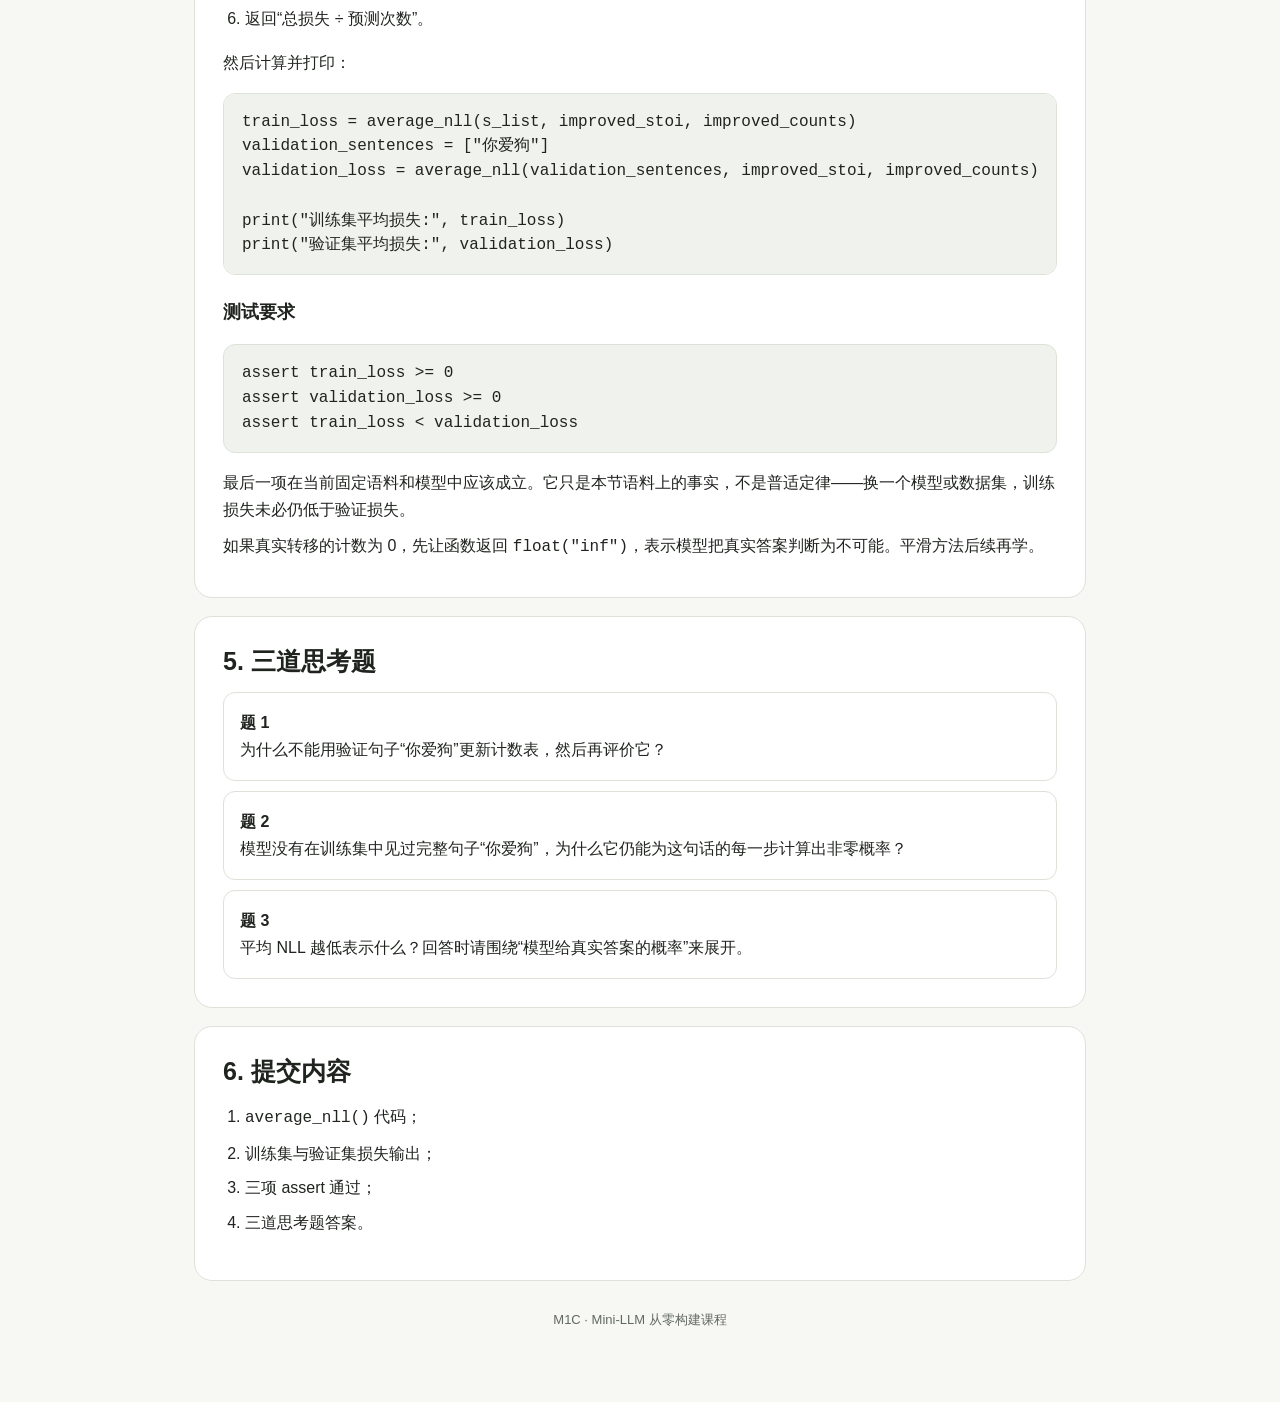
<file: M01C-evaluate-bigram.html>
<!doctype html>
<html lang="zh-CN">
<head>
  <meta charset="utf-8">
  <meta name="viewport" content="width=device-width, initial-scale=1">
  <title>M1C · 怎样评价语言模型</title>
<link rel="icon" href="assets/favicon.svg" type="image/svg+xml">
<link rel="icon" href="assets/favicon-32.png" type="image/png" sizes="32x32">
<link rel="apple-touch-icon" href="assets/favicon-180.png">

  <style>
    :root {
      color-scheme: light dark;
      --bg: light-dark(#f7f7f4, #121311);
      --paper: light-dark(#fff, #1b1d1a);
      --paper2: light-dark(#f0f3ed, #242720);
      --text: light-dark(#20241f, #eef1ea);
      --muted: light-dark(#626a60, #abb3a7);
      --line: light-dark(#dce2d8, #383d35);
      --green: light-dark(#256b45, #75d49f);
      --amber: light-dark(#8a5a12, #f2bf68);
      --red: light-dark(#9b3f39, #ff9b92);
      --shadow: 0 12px 32px rgba(18,30,20,.08);
    }
    * { box-sizing: border-box; }
    html { scroll-behavior: smooth; }
    body { margin: 0; background: var(--bg); color: var(--text); font-family: ui-sans-serif,-apple-system,BlinkMacSystemFont,"Segoe UI","PingFang SC","Microsoft YaHei",sans-serif; line-height: 1.72; }
    .shell { max-width: 940px; margin: 0 auto; padding: 40px 24px 80px; }
    header, section { background: var(--paper); border: 1px solid var(--line); border-radius: 18px; }
    header { padding: 34px; box-shadow: var(--shadow); }
    section { margin-top: 18px; padding: 28px; }
    .eyebrow { color: var(--green); font-weight: 750; letter-spacing: .08em; font-size: 13px; }
    h1 { margin: 8px 0 12px; font-size: clamp(30px,5vw,46px); line-height: 1.12; letter-spacing: -.03em; }
    h2 { margin: 0 0 14px; font-size: 25px; line-height: 1.3; }
    h3 { margin: 22px 0 8px; font-size: 18px; }
    p { margin: 8px 0; }
    .lede { color: var(--muted); max-width: 710px; font-size: 17px; }
    .status, nav { display: flex; flex-wrap: wrap; gap: 10px; margin-top: 18px; }
    .tag { padding: 6px 11px; border-radius: 999px; background: var(--paper2); color: var(--muted); font-size: 13px; }
    nav { margin: 20px 0; }
    nav a { color: var(--green); text-decoration: none; }
    .grid { display: grid; grid-template-columns: repeat(2,minmax(0,1fr)); gap: 12px; }
    .card { background: var(--paper2); border-radius: 14px; padding: 16px; }
    .card strong { display: block; margin-bottom: 4px; }
    code, pre { font-family: ui-monospace,SFMono-Regular,Menlo,Consolas,monospace; }
    pre { padding: 16px 18px; overflow-x: auto; border: 1px solid var(--line); border-radius: 12px; background: var(--paper2); line-height: 1.55; }
    .callout { margin: 16px 0; padding: 14px 16px; border-left: 4px solid var(--amber); background: var(--paper2); border-radius: 0 12px 12px 0; }
    table { width: 100%; border-collapse: collapse; margin: 14px 0; }
    th, td { padding: 10px 12px; border-bottom: 1px solid var(--line); text-align: left; }
    th { color: var(--muted); }
    ol, ul { padding-left: 22px; }
    li + li { margin-top: 7px; }
    .meter { margin-top: 14px; padding: 18px; border: 1px solid var(--line); border-radius: 14px; background: var(--paper2); }
    input[type="range"] { width: 100%; accent-color: var(--green); }
    .meter-line { display: flex; justify-content: space-between; gap: 16px; margin-top: 10px; }
    .value { font-size: 22px; font-weight: 750; }
    .good { color: var(--green); }
    .bad { color: var(--red); }
    .question { padding: 16px; margin-top: 10px; border: 1px solid var(--line); border-radius: 12px; }
    footer { text-align: center; color: var(--muted); margin-top: 28px; font-size: 13px; }
    @media (max-width: 680px) { .shell { padding: 18px 12px 50px; } header,section { padding: 20px; } .grid { grid-template-columns: 1fr; } }
  </style>
</head>
<body>
  <main class="shell">
    <header>
      <div class="eyebrow">MINI-LLM · M1C</div>
      <h1>模型生成得像样，不代表预测得好</h1>
      <p class="lede">只抽查几条生成样本，评价太不稳定。这一节给每一次“猜下一个 token”打分，再把所有分数平均，得到一个能稳定比较的模型成绩。</p>
      <div class="status"><span class="tag">状态：已完成</span><span class="tag">新增标准库：math</span><span class="tag">继续使用 Bigram</span></div>
    </header>

    <nav><a href="#split">训练集与验证集</a><a href="#score">怎样打分</a><a href="#log">为什么用 log</a><a href="#task">代码任务</a><a href="#questions">思考题</a></nav>

    <section>
      <h2>先说这节到底要解决什么</h2>
      <div class="grid">
        <div class="card"><strong>不能只看生成样本</strong>同一个模型每次随机生成的句子可能不同，肉眼很难稳定比较。</div>
        <div class="card"><strong>要看模型给真实答案的概率有多大</strong>真实下一个 token 是“猫”，模型给“猫”的概率越高，这次预测越好。</div>
        <div class="card"><strong>训练数据和考试数据分开</strong>模型用训练集学习，用没有参与学习的验证集检查表现。</div>
        <div class="card"><strong>最后得到一个平均分</strong>把每一步预测的损失加起来，再除以预测次数。</div>
      </div>
    </section>

    <section id="split">
      <h2>1. 训练集是练习题，验证集是模拟考试</h2>
      <p>本节使用：</p>
      <pre>训练集：我爱猫、我爱狗、你爱猫
验证集：你爱狗</pre>
      <p>计数表只能根据训练集建立。验证集不能拿去增加计数，否则相当于先看了考试答案，再声称考试成绩很好。</p>
      <div class="callout">验证集可以用来比较模型和选择方案，但不能用来更新当前模型的计数。</div>
    </section>

    <section id="score">
      <h2>2. 每一步只检查真实答案的概率</h2>
      <p>验证句子“你爱狗”会被拆成：</p>
      <pre>&lt;BOS&gt; → 你
你 → 爱
爱 → 狗
狗 → &lt;EOS&gt;</pre>
      <p>当真实答案是“狗”时，模型也许给出了：</p>
      <pre>猫：2/3
狗：1/3</pre>
      <p>这一步只取真实答案“狗”的概率，也就是 <code>1/3</code>。真实答案的概率越大，说明模型这一步猜得越好。该给这样的概率打几分？下一节把它换算成损失。</p>
    </section>

    <section id="log">
      <h2>3. 为什么把概率变成负对数</h2>
      <p>这一步的损失定义如下：</p>
      <pre>这一步的损失 = -log(模型给真实答案的概率)</pre>
      <p>先记住下表的大致对应关系，不需要背对数性质：</p>
      <table>
        <thead><tr><th>真实答案概率</th><th>-log(概率)</th><th>评价</th></tr></thead>
        <tbody><tr><td>0.9</td><td>约 0.11</td><td>猜得好，损失小</td></tr><tr><td>0.5</td><td>约 0.69</td><td>一般</td></tr><tr><td>0.1</td><td>约 2.30</td><td>猜得差，损失大</td></tr></tbody>
      </table>
      <div class="meter">
        <label for="probability"><strong>拖动滑块：改变模型给真实答案的概率</strong></label>
        <input id="probability" type="range" min="1" max="100" value="33">
        <div class="meter-line"><span>真实答案概率：<span id="p-value" class="value">0.33</span></span><span>损失：<span id="loss-value" class="value">1.11</span></span></div>
        <p id="judgement" class="bad">给真实答案的概率偏低，所以损失较大。</p>
      </div>
      <p>使用 log 的重要原因是：一句话包含许多次预测，原本要把许多概率相乘；取 log 后可以改成逐项相加，数值也更容易处理。前面加负号，是为了让“越好越接近 0”。</p>
      <p>整个数据集的最终成绩：</p>
      <pre>平均损失 = 所有步骤的损失之和 / 预测步骤总数</pre>
      <div class="callout">这个指标常叫平均负对数似然，英文缩写 NLL。名字可以以后再记，先理解“真实答案概率越高，平均损失越低”。M1D 会把这套打分接进完整链条：<strong>权重 →（softmax）→ 概率 →（取答案·−log）→ loss →（backward）→ 梯度</strong>。</div>
    </section>

    <section id="task">
      <h2>4. 代码任务</h2>
      <p>在 <code>bigram_count.py</code> 的改进版下面继续写。先添加：</p>
      <pre>import math</pre>
      <p>实现：</p>
      <pre>def average_nll(sentences, token_to_id, counts):
    ...</pre>
      <p>函数按以下步骤工作：</p>
      <ol>
        <li>对每句话加上 BOS 和 EOS。</li>
        <li>逐个取出“当前 token → 真实下一个 token”。</li>
        <li>从计数表中得到真实下一个 token 的概率。</li>
        <li>累加 <code>-math.log(probability)</code>。</li>
        <li>记录一共评价了多少次预测。</li>
        <li>返回“总损失 ÷ 预测次数”。</li>
      </ol>
      <p>然后计算并打印：</p>
      <pre>train_loss = average_nll(s_list, improved_stoi, improved_counts)
validation_sentences = ["你爱狗"]
validation_loss = average_nll(validation_sentences, improved_stoi, improved_counts)

print("训练集平均损失:", train_loss)
print("验证集平均损失:", validation_loss)</pre>
      <h3>测试要求</h3>
      <pre>assert train_loss &gt;= 0
assert validation_loss &gt;= 0
assert train_loss &lt; validation_loss</pre>
      <p>最后一项在当前固定语料和模型中应该成立。它只是本节语料上的事实，不是普适定律——换一个模型或数据集，训练损失未必仍低于验证损失。</p>
      <p>如果真实转移的计数为 0，先让函数返回 <code>float("inf")</code>，表示模型把真实答案判断为不可能。平滑方法后续再学。</p>
    </section>

    <section id="questions">
      <h2>5. 三道思考题</h2>
      <div class="question"><strong>题 1</strong><br>为什么不能用验证句子“你爱狗”更新计数表，然后再评价它？</div>
      <div class="question"><strong>题 2</strong><br>模型没有在训练集中见过完整句子“你爱狗”，为什么它仍能为这句话的每一步计算出非零概率？</div>
      <div class="question"><strong>题 3</strong><br>平均 NLL 越低表示什么？回答时请围绕“模型给真实答案的概率”来展开。</div>
    </section>

    <section>
      <h2>6. 提交内容</h2>
      <ol><li><code>average_nll()</code> 代码；</li><li>训练集与验证集损失输出；</li><li>三项 assert 通过；</li><li>三道思考题答案。</li></ol>
    </section>
    <footer>M1C · Mini-LLM 从零构建课程</footer>
  </main>
  <script>
    const slider = document.getElementById('probability');
    const pValue = document.getElementById('p-value');
    const lossValue = document.getElementById('loss-value');
    const judgement = document.getElementById('judgement');
    function updateMeter() {
      const p = Number(slider.value) / 100;
      const loss = -Math.log(p);
      pValue.textContent = p.toFixed(2);
      lossValue.textContent = loss.toFixed(2);
      const good = p >= 0.6;
      judgement.textContent = good ? '给真实答案的概率较高，所以损失较小。' : '给真实答案的概率偏低，所以损失较大。';
      judgement.className = good ? 'good' : 'bad';
    }
    slider.addEventListener('input', updateMeter);
    updateMeter();
  </script>
</body>
</html>
</file>
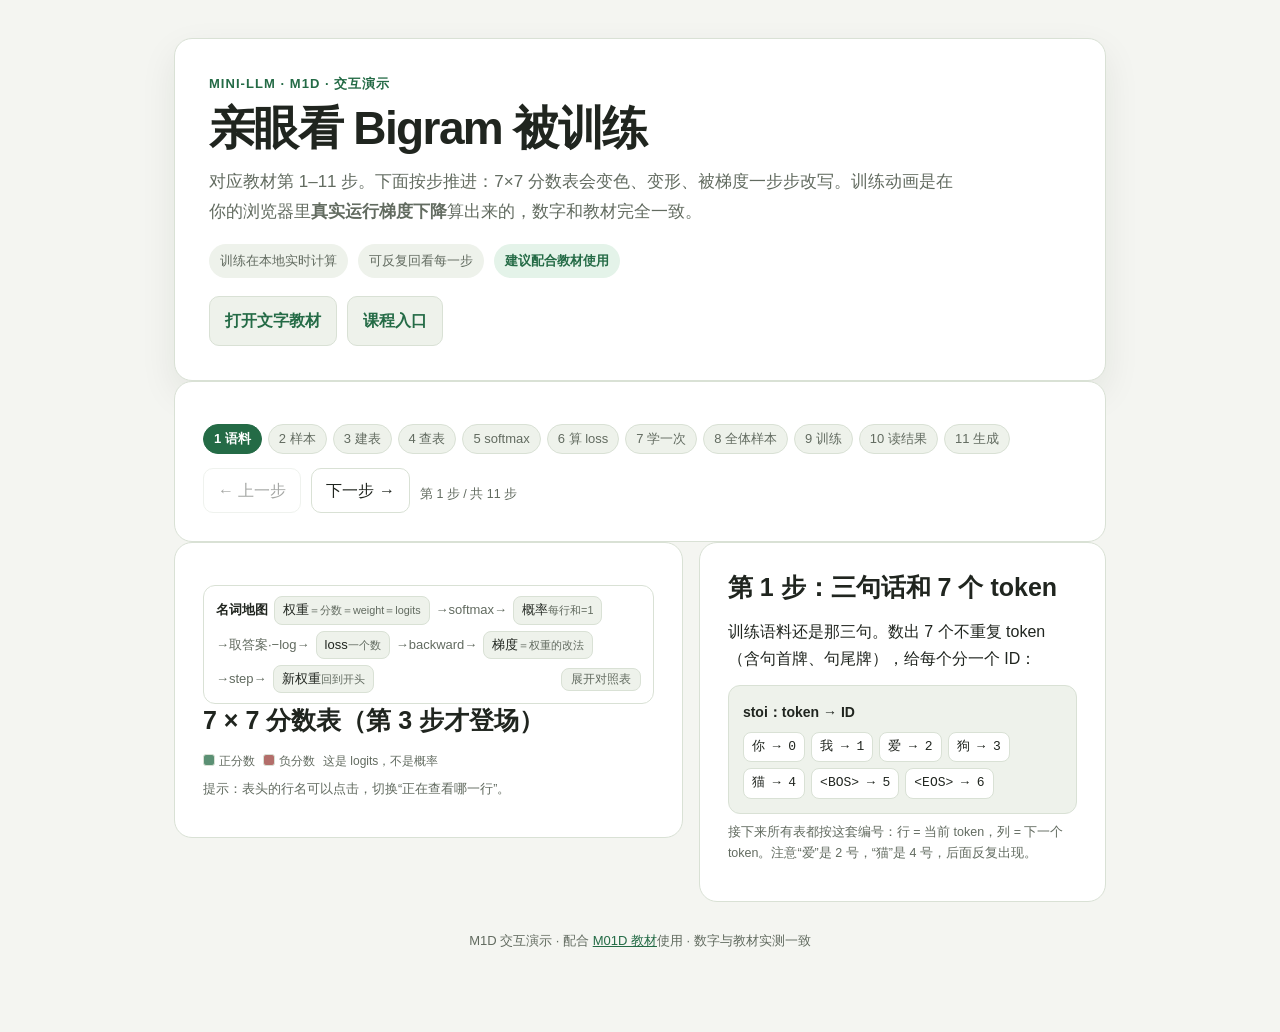
<file: M01D-interactive.html>
<!doctype html>
<html lang="zh-CN">
<head>
  <meta charset="utf-8">
  <meta name="viewport" content="width=device-width, initial-scale=1">
  <title>M1D · 交互演示：亲眼看 Bigram 被训练</title>
  <link rel="stylesheet" href="assets/course.css">
  <style>
    .viz-grid { display: grid; grid-template-columns: minmax(0, 1.25fr) minmax(0, 1fr); gap: 16px; align-items: start; }
    @media (max-width: 860px) { .viz-grid { grid-template-columns: 1fr; } }
    .panel { margin-top: 0; }
    .stepper { display: flex; flex-wrap: wrap; gap: 6px; margin: 14px 0; }
    .stepper button { border: 1px solid var(--line); background: var(--soft); color: var(--muted); border-radius: 999px; padding: 5px 10px; font-size: 13px; cursor: pointer; }
    .stepper button.on { background: var(--green); border-color: var(--green); color: #fff; font-weight: 700; }
    .navrow { display: flex; gap: 10px; align-items: center; margin: 6px 0 0; }
    .navrow .arrow-btn { border: 1px solid var(--line); background: var(--paper); color: var(--text); border-radius: 10px; padding: 8px 14px; cursor: pointer; font: inherit; }
    .navrow .arrow-btn:disabled { opacity: .4; cursor: default; }
    table.matrix { width: 100%; border-collapse: collapse; table-layout: fixed; }
    table.matrix th, table.matrix td { border: 1px solid var(--line); text-align: center; font-size: 12px; padding: 0; height: 34px; line-height: 1.15; overflow: hidden; }
    table.matrix td { transition: background-color .5s ease, outline-color .3s ease; }
    table.matrix th { background: var(--soft); color: var(--muted); font-weight: 650; font-size: 11.5px; }
    table.matrix th.corner { width: 44px; }
    table.matrix th.rowlab { cursor: pointer; }
    table.matrix th.rowlab:hover { color: var(--green); }
    td.dim { opacity: .18; }
    tr.dim-row td, tr.dim-row th { opacity: .18; }
    tr.hl-row th { background: var(--green-soft); color: var(--green); font-weight: 800; }
    td.hl-cell { outline: 3px solid var(--green); outline-offset: -3px; font-weight: 800; }
    .cell-name { display: block; font-size: 10px; opacity: .75; }
    .legend { display: flex; flex-wrap: wrap; gap: 8px; margin-top: 10px; font-size: 12px; color: var(--muted); }
    .swatch { display: inline-block; width: 12px; height: 12px; border-radius: 3px; vertical-align: -1px; margin-right: 4px; border: 1px solid var(--line); }
    .widget { background: var(--soft); border: 1px solid var(--line); border-radius: 12px; padding: 14px; margin-top: 12px; }
    .widget h4 { margin: 0 0 8px; font-size: 14px; }
    .chips { display: flex; flex-wrap: wrap; gap: 6px; }
    .chip { border: 1px solid var(--line); background: var(--paper); border-radius: 8px; padding: 3px 8px; font-size: 13px; }
    .chip.id { font-family: ui-monospace, Menlo, monospace; }
    .chip.samp b { color: var(--green); }
    .bars { display: grid; gap: 6px; }
    .bar-row { display: grid; grid-template-columns: 46px 1fr 62px; gap: 8px; align-items: center; font-size: 12.5px; }
    .bar-row .lab { font-family: ui-monospace, Menlo, monospace; overflow: hidden; text-overflow: ellipsis; white-space: nowrap; }
    .bar-row .track { height: 14px; background: var(--paper); border: 1px solid var(--line); border-radius: 999px; overflow: hidden; }
    .bar-row .fill { height: 100%; background: var(--green); transition: width .3s ease; }
    .bar-row.picked .lab { color: var(--green); font-weight: 800; }
    .bar-row.picked .track { outline: 2px solid var(--green); outline-offset: 1px; }
    .bar-row.masked { opacity: .4; }
    .kv { display: grid; grid-template-columns: auto 1fr; gap: 4px 12px; font-size: 14px; margin: 6px 0; }
    .kv b { font-family: ui-monospace, Menlo, monospace; }
    .big-num { font-size: 26px; font-weight: 800; color: var(--green); }
    .btn { border: 1px solid var(--line); background: var(--paper); color: var(--text); border-radius: 10px; padding: 8px 13px; cursor: pointer; font: inherit; font-size: 14px; }
    .btn.primary { background: var(--green); border-color: var(--green); color: #fff; font-weight: 700; }
    .btn:disabled { opacity: .45; cursor: default; }
    .ctl-row { display: flex; flex-wrap: wrap; gap: 10px; align-items: center; margin-top: 10px; }
    input[type="range"] { accent-color: var(--green); }
    .loss-svg { width: 100%; height: auto; display: block; margin-top: 8px; }
    .curve-note { font-size: 12px; color: var(--muted); }
    .seq-out { display: flex; flex-wrap: wrap; gap: 6px; margin-top: 10px; min-height: 34px; }
    .seq-out .tok { border: 1px solid var(--green); color: var(--green); border-radius: 8px; padding: 3px 9px; font-size: 15px; font-weight: 700; }
    .seq-out .eos { border-style: dashed; color: var(--muted); }
    .pipe { display: grid; gap: 0; margin-top: 10px; }
    .pipe .stage { background: var(--paper); border: 1px solid var(--line); border-radius: 10px; padding: 10px 12px; margin: 4px 0; }
    .pipe .op { color: var(--muted); font-size: 13px; padding: 0 6px; line-height: 1.5; }
    .hint { font-size: 12.5px; color: var(--muted); margin-top: 8px; }
    /* ---- 常驻名词地图 ---- */
    .nouns { position: sticky; top: 0; z-index: 40; background: var(--paper); border: 1px solid var(--line); border-radius: 12px; margin-top: 14px; padding: 10px 12px; }
    .nouns .bar { display: flex; flex-wrap: wrap; align-items: center; gap: 6px; font-size: 13px; }
    .nouns .bar b { font-size: 13px; }
    .nouns .n { border: 1px solid var(--line); border-radius: 8px; padding: 2px 8px; background: var(--soft); transition: all .25s ease; }
    .nouns .n small { color: var(--muted); font-weight: 400; }
    .nouns .n.hot { background: var(--green); border-color: var(--green); color: #fff; font-weight: 750; }
    .nouns .n.hot small { color: #eafff2; }
    .nouns .arrow { color: var(--muted); }
    .nouns .why { font-size: 12px; color: var(--muted); margin-top: 6px; display: none; }
    .nouns.open .why { display: block; }
    .nouns .toggle { margin-left: auto; border: 1px solid var(--line); background: var(--soft); color: var(--muted); border-radius: 8px; padding: 2px 9px; cursor: pointer; font-size: 12px; }
    .why table { width: 100%; border-collapse: collapse; margin-top: 6px; }
    .why th, .why td { border: 1px solid var(--line); padding: 4px 7px; font-size: 12px; text-align: left; }
    .why th { color: var(--muted); font-weight: 650; background: var(--soft); }
    .why .loop { margin: 8px 0 2px; padding: 10px 12px; border: 1px dashed var(--line); border-radius: 10px; font-family: ui-monospace, Menlo, monospace; font-size: 12.5px; line-height: 1.7; }
    @media (max-width: 860px) { .nouns .bar { font-size: 12px; } .nouns .n { padding: 2px 6px; } }
    .compare { display: grid; grid-template-columns: 1fr 1fr; gap: 10px; margin-top: 8px; }
    @media (max-width: 640px) { .compare { grid-template-columns: 1fr; } }
    .compare .col { background: var(--paper); border: 1px solid var(--line); border-radius: 10px; padding: 10px; }
    .compare h5 { margin: 0 0 6px; font-size: 13px; color: var(--muted); }
    .flowline { display: flex; flex-wrap: wrap; gap: 6px; align-items: center; font-family: ui-monospace, Menlo, monospace; font-size: 13px; margin: 8px 0; }
    .flowline span { background: var(--paper); border: 1px solid var(--line); border-radius: 8px; padding: 3px 8px; }
  </style>
</head>
<body>
<main class="shell">
<header>
  <div class="eyebrow">MINI-LLM · M1D · 交互演示</div>
  <h1>亲眼看 Bigram 被训练</h1>
  <p class="lede">对应教材第 1–11 步。下面按步推进：7×7 分数表会变色、变形、被梯度一步步改写。训练动画是在你的浏览器里<strong>真实运行梯度下降</strong>算出来的，数字和教材完全一致。</p>
  <div class="status"><span class="tag">训练在本地实时计算</span><span class="tag">可反复回看每一步</span><span class="tag current">建议配合教材使用</span></div>
  <div class="actions"><a class="button secondary" href="M01D-trainable-bigram.html">打开文字教材</a><a class="button secondary" href="index.html">课程入口</a></div>
</header>

<section class="panel">
  <div class="stepper" id="stepper"></div>
  <div class="navrow">
    <button class="arrow-btn" id="btn-prev">← 上一步</button>
    <button class="arrow-btn" id="btn-next">下一步 →</button>
    <span class="hint" id="nav-hint"></span>
  </div>
</section>

<div class="viz-grid">
<section class="panel" id="matrix-panel">
  <div class="nouns" id="nouns-card">
    <div class="bar">
      <b>名词地图</b>
      <span class="n" data-k="weight">权重<small>＝分数＝weight＝logits</small></span>
      <span class="arrow">→softmax→</span>
      <span class="n" data-k="prob">概率<small>每行和=1</small></span>
      <span class="arrow">→取答案·−log→</span>
      <span class="n" data-k="loss">loss<small>一个数</small></span>
      <span class="arrow">→backward→</span>
      <span class="n" data-k="grad">梯度<small>＝权重的改法</small></span>
      <span class="arrow">→step→</span>
      <span class="n" data-k="weight2">新权重<small>回到开头</small></span>
      <button class="toggle" id="nouns-toggle">展开对照表</button>
    </div>
    <div class="why">
      <div class="loop">权重 --softmax--> 概率 --取正确答案那个,加−log--> loss --backward()--> 梯度 --step(): 权重 − lr×梯度 --> 新权重（循环）</div>
      <table>
        <thead><tr><th>名字</th><th>它是什么</th><th>形状</th><th>谁能改它</th></tr></thead>
        <tbody>
          <tr><td><b>权重</b>（口语：分数；代码：<code>weight</code>；教材/论文：logits 的来源）</td><td>模型内部存的数，训练改的就是它</td><td>[7, 7]</td><td>只有 <code>optimizer.step()</code></td></tr>
          <tr><td><b>概率</b></td><td>一行权重 softmax 的结果，同一行加起来 = 1</td><td>[7, 7] 或一行</td><td>没人改它；权重变了它跟着变</td></tr>
          <tr><td><b>loss</b></td><td>正确答案概率的 −log，衡量这次猜得多差</td><td>一个数</td><td>没人改它；权重和答案决定它</td></tr>
          <tr><td><b>梯度</b></td><td>每个权重该加还是减、力度多大；= 概率 − 正确答案</td><td>[7, 7]（和权重同形状）</td><td><code>backward()</code> 生成，用一次就换</td></tr>
        </tbody>
      </table>
      <p style="margin:6px 0 0">读页面时对号：左表里的数 = 权重（或梯度，看标题）；概率条上的数 = 概率；单独一个大数 = loss。</p>
    </div>
  </div>
  <h2 id="matrix-title">7 × 7 分数表</h2>
    <div id="matrix-wrap"></div>
    <div class="legend" id="legend"></div>
    <p class="hint">提示：表头的行名可以点击，切换“正在查看哪一行”。</p>
  </section>

  <section class="panel" id="info-panel">
    <h2 id="step-title">…</h2>
    <div id="step-body"></div>
    <div id="step-widgets"></div>
  </section>
</div>

<footer>M1D 交互演示 · 配合 <a href="M01D-trainable-bigram.html">M01D 教材</a>使用 · 数字与教材实测一致</footer>
</main>

<script>
/*__MATH_START__*/
const TOKENS = ["你", "我", "爱", "狗", "猫", "<BOS>", "<EOS>"];
const V = 7;
const ID = { "你": 0, "我": 1, "爱": 2, "狗": 3, "猫": 4, "<BOS>": 5, "<EOS>": 6 };
const X = [5, 1, 2, 4, 5, 1, 2, 3, 5, 0, 2, 4];
const Y = [1, 2, 4, 6, 1, 2, 3, 6, 0, 2, 4, 6];
const CKPTS = [0, 1, 2, 5, 10, 25, 50, 100, 200, 400, 600, 800, 1000];

function softmax(row) {
  let m = -Infinity;
  for (const v of row) if (v > m) m = v;
  const ex = row.map(v => Math.exp(v - m));
  const s = ex.reduce((a, b) => a + b, 0);
  return ex.map(e => e / s);
}

function rowCE(row, yi) { return -Math.log(Math.max(softmax(row)[yi], 1e-12)); }

function meanLoss(table) {
  let t = 0;
  for (let i = 0; i < X.length; i++) t += rowCE(table[X[i]], Y[i]);
  return t / X.length;
}

function trainAll() {
  const table = Array.from({ length: V }, () => new Array(V).fill(0));
  const snaps = {}, lossCurve = [];
  for (let step = 0; step <= 1000; step++) {
    lossCurve.push(meanLoss(table));
    if (CKPTS.includes(step)) snaps[step] = { table: table.map(r => r.slice()), loss: lossCurve[step] };
    if (step === 1000) break;
    const grad = Array.from({ length: V }, () => new Array(V).fill(0));
    for (let i = 0; i < X.length; i++) {
      const p = softmax(table[X[i]]);
      for (let j = 0; j < V; j++) grad[X[i]][j] += p[j] - (j === Y[i] ? 1 : 0);
    }
    for (let r = 0; r < V; r++) for (let c = 0; c < V; c++) table[r][c] -= grad[r][c] / X.length;
  }
  return { snaps, lossCurve };
}

const TRAIN = trainAll();

// 第 7 步的单样本演示：对 (爱→猫) 做一次 backward + step（lr=1.0，从全零开始）
function singleStepDemo() {
  const grad = Array.from({ length: V }, () => new Array(V).fill(0));
  const p = softmax(new Array(V).fill(0)); // 全零表里“爱”这一行
  for (let j = 0; j < V; j++) grad[ID["爱"]][j] = p[j] - (j === ID["猫"] ? 1 : 0);
  const table = Array.from({ length: V }, () => new Array(V).fill(0));
  for (let j = 0; j < V; j++) table[ID["爱"]][j] = -grad[ID["爱"]][j];
  const probs = softmax(table[ID["爱"]]);
  return { grad, table, pCat: probs[ID["猫"]], loss: -Math.log(probs[ID["猫"]]) };
}

function mulberry32(seed) {
  let a = seed >>> 0;
  return function () {
    a |= 0; a = (a + 0x6D2B79F5) | 0;
    let t = Math.imul(a ^ (a >>> 15), 1 | a);
    t = (t + Math.imul(t ^ (t >>> 7), 61 | t)) ^ t;
    return ((t ^ (t >>> 14)) >>> 0) / 4294967296;
  };
}

function sampleFrom(probs, rng) {
  const r = rng();
  let acc = 0;
  for (let j = 0; j < V; j++) { acc += probs[j]; if (r < acc) return j; }
  return V - 1;
}

function genProbs(table, row, temperature) {
  const s = table[row].slice();
  s[ID["<BOS>"]] = -Infinity; // 正文里不许出现句首牌
  return softmax(s.map(v => v / temperature));
}
/*__MATH_END__*/

// ================= DOM 渲染 =================
const esc = t => t.replace(/&/g, "&amp;").replace(/</g, "&lt;").replace(/>/g, "&gt;");
const f3 = v => (Math.abs(v) < 5e-4 ? "0" : v.toFixed(3));
const f2 = v => (Math.abs(v) < 5e-4 ? "0" : v.toFixed(2));

const S = {
  step: 0,            // 0 = 未开始
  mode: "logits",     // logits | prob | grad | hidden
  table: null,        // 当前展示的 7x7 数值
  grad: null,
  hlRow: -1, hlCell: null,
  viewRow: ID["爱"],
  iter: 0,
};

const stepperEl = document.getElementById("stepper");
const stepTitle = document.getElementById("step-title");
const stepBody = document.getElementById("step-body");
const stepW = document.getElementById("step-widgets");
const legendEl = document.getElementById("legend");
const matrixTitle = document.getElementById("matrix-title");
const navHint = document.getElementById("nav-hint");

// ---- 矩阵 ----
function buildMatrix() {
  let html = '<table class="matrix"><thead><tr><th class="corner"></th>';
  for (const t of TOKENS) html += `<th>${esc(t)}</th>`;
  html += "</tr></thead><tbody>";
  for (let r = 0; r < V; r++) {
    html += `<tr data-row="${r}"><th class="rowlab" data-row="${r}">${esc(TOKENS[r])}</th>`;
    for (let c = 0; c < V; c++) html += `<td data-cell="${r}-${c}"></td>`;
    html += "</tr>";
  }
  html += "</tbody></table>";
  document.getElementById("matrix-wrap").innerHTML = html;
  document.querySelectorAll("th.rowlab").forEach(th => {
    th.addEventListener("click", () => { S.viewRow = +th.dataset.row; render(); });
  });
}

function cellStyle(v, mode, scale) {
  if (mode === "prob") {
    const a = Math.min(0.85, 0.08 + 0.92 * (v / scale));
    return `background: rgba(36,107,70,${a.toFixed(3)})`;
  }
  const a = Math.min(0.85, 0.08 + 0.92 * (Math.abs(v) / scale));
  return v >= 0 ? `background: rgba(36,107,70,${a.toFixed(3)})` : `background: rgba(153,61,56,${a.toFixed(3)})`;
}

function renderMatrix() {
  const wrap = document.getElementById("matrix-wrap");
  if (S.mode === "hidden") { wrap.style.display = "none"; return; }
  wrap.style.display = "";
  const src = S.mode === "grad" ? S.grad : S.table;
  const show = [];
  let scale = 1e-9;
  for (let r = 0; r < V; r++) for (let c = 0; c < V; c++) {
    const raw = src[r][c];
    const v = S.mode === "prob" ? softmax(S.table[r])[c] : raw;
    show.push(v); scale = Math.max(scale, Math.abs(v));
  }
  let k = 0;
  for (let r = 0; r < V; r++) {
    const tr = wrap.querySelector(`tr[data-row="${r}"]`);
    const rowDim = S.hlRow >= 0 && r !== S.hlRow && S.dimOthers;
    tr.classList.toggle("dim-row", !!rowDim);
    tr.classList.toggle("hl-row", r === S.hlRow);
    for (let c = 0; c < V; c++) {
      const td = tr.querySelector(`td[data-cell="${r}-${c}"]`);
      const v = show[k++];
      td.className = "";
      if (S.hlCell && S.hlCell[0] === r && S.hlCell[1] === c) td.classList.add("hl-cell");
      else if (rowDim) td.classList.add("dim");
      if (S.mode === "prob") td.innerHTML = `${f3(v)}<span class="cell-name">${esc(TOKENS[c])}</span>`;
      else td.textContent = f2(v);
      td.setAttribute("style", cellStyle(v, S.mode === "prob" ? "prob" : "num", scale));
    }
  }
}

function renderLegend() {
  if (S.mode === "prob") {
    legendEl.innerHTML = `<span><span class="swatch" style="background:rgba(36,107,70,.75)"></span>颜色越深 = 概率越大</span><span>每行加起来 = 1</span>`;
  } else if (S.mode === "grad") {
    legendEl.innerHTML = `<span><span class="swatch" style="background:rgba(36,107,70,.75)"></span>负梯度：这个数要加大</span><span><span class="swatch" style="background:rgba(153,61,56,.75)"></span>正梯度：这个数要减小</span><span>0 = 不动</span>`;
  } else {
    legendEl.innerHTML = `<span><span class="swatch" style="background:rgba(36,107,70,.75)"></span>正分数</span><span><span class="swatch" style="background:rgba(153,61,56,.75)"></span>负分数</span><span>这是 logits，不是概率</span>`;
  }
}

function setNounsHot(keys) {
  document.querySelectorAll("#nouns-card .n").forEach(el => {
    el.classList.toggle("hot", keys.includes(el.dataset.k) || keys.includes("weight") && el.dataset.k === "weight2");
  });
}

function render() {
  renderMatrix(); renderLegend(); renderStepper();
  if (STEPS[S.step - 1] && STEPS[S.step - 1].nouns) setNounsHot(STEPS[S.step - 1].nouns);
  document.getElementById("btn-prev").disabled = S.step <= 1;
  document.getElementById("btn-next").disabled = S.step >= STEPS.length;
  navHint.textContent = S.step > 0 ? `第 ${S.step} 步 / 共 ${STEPS.length} 步` : "";
}

function renderStepper() {
  stepperEl.innerHTML = "";
  STEPS.forEach((st, i) => {
    const b = document.createElement("button");
    b.textContent = st.short;
    b.className = i + 1 === S.step ? "on" : "";
    b.addEventListener("click", () => gotoStep(i + 1));
    stepperEl.appendChild(b);
  });
}

// ---- 小组件 ----
function barsHTML(probs, opts = {}) {
  const maxP = Math.max(...probs.filter(p => p > 0));
  const rows = TOKENS.map((t, j) => {
    const p = probs[j];
    const masked = p === 0 || !isFinite(p);
    const picked = opts.picked === j;
    const width = masked ? 0 : Math.max(1.5, p / maxP * 100);
    return `<div class="bar-row ${picked ? "picked" : ""} ${masked ? "masked" : ""}">
      <span class="lab">${esc(t)}</span>
      <div class="track"><div class="fill" style="width:${width.toFixed(1)}%"></div></div>
      <b>${masked ? "屏蔽" : f3(p)}${picked ? " ←抽中" : ""}</b></div>`;
  }).join("");
  return `<div class="bars">${rows}</div>`;
}

function sampChipsHTML() {
  return X.map((xi, i) => `<span class="chip samp">${esc(TOKENS[xi])} → <b>${esc(TOKENS[Y[i]])}</b></span>`).join("");
}

function lossCurveSVG(curIdx) {
  const curve = TRAIN.lossCurve;
  const W = 320, H = 130, PAD = 26;
  const lo = 0.25, hi = 2.05;
  const pts = [];
  for (let i = 0; i <= 1000; i += 5) {
    const x = PAD + (W - PAD - 8) * (i / 1000);
    const y = 8 + (H - 8 - PAD) * (1 - (curve[i] - lo) / (hi - lo));
    pts.push(`${x.toFixed(1)},${y.toFixed(1)}`);
  }
  const gridY = [0.5, 1.0, 1.5, 2.0].map(v => {
    const y = 8 + (H - 8 - PAD) * (1 - (v - lo) / (hi - lo));
    return `<line x1="${PAD}" y1="${y}" x2="${W - 8}" y2="${y}" stroke="var(--line)" stroke-dasharray="3 3"/>
            <text x="4" y="${y + 3}" font-size="9" fill="var(--muted)">${v}</text>`;
  }).join("");
  const ci = CKPTS[curIdx];
  const cx = PAD + (W - PAD - 8) * (ci / 1000);
  const cy = 8 + (H - 8 - PAD) * (1 - (curve[ci] - lo) / (hi - lo));
  return `<svg class="loss-svg" viewBox="0 0 ${W} ${H}">
    ${gridY}
    <polyline points="${pts.join(" ")}" fill="none" stroke="var(--green)" stroke-width="2"/>
    <circle cx="${cx}" cy="${cy}" r="4.5" fill="var(--green)" stroke="#fff" stroke-width="1.5"/>
    <text x="${PAD}" y="${H - 6}" font-size="9" fill="var(--muted)">0 轮</text>
    <text x="${W - 34}" y="${H - 6}" font-size="9" fill="var(--muted)">1000 轮</text>
  </svg>`;
}

// ---- 各步定义 ----
const STEPS = [
  {
    short: "1 语料", nouns: [], title: "第 1 步：三句话和 7 个 token",
    enter() {
      S.mode = "hidden"; S.table = TRAIN.snaps[0].table; S.hlRow = -1; S.hlCell = null; S.dimOthers = false;
      matrixTitle.textContent = "7 × 7 分数表（第 3 步才登场）";
      stepBody.innerHTML = `<p>训练语料还是那三句。数出 7 个不重复 token（含句首牌、句尾牌），给每个分一个 ID：</p>
        <div class="widget"><h4>stoi：token → ID</h4><div class="chips">${TOKENS.map(t => `<span class="chip id">${esc(t)} → ${ID[t]}</span>`).join("")}</div></div>
        <p class="hint">接下来所有表都按这套编号：行 = 当前 token，列 = 下一个 token。注意“爱”是 2 号，“猫”是 4 号，后面反复出现。</p>`;
      stepW.innerHTML = "";
    },
  },
  {
    short: "2 样本", nouns: [], title: "第 2 步：拆出 12 道题和答案",
    enter() {
      S.mode = "hidden";
      stepBody.innerHTML = `<p>每句话首尾加上 <code>&lt;BOS&gt;</code>/<code>&lt;EOS&gt;</code>，相邻两两配对，得到 12 对样本。左边 <b>x</b>：当前 token；右边加粗 <b>y</b>：正确答案。</p>
        <div class="widget"><h4>x → y（共 12 条）</h4><div class="chips">${sampChipsHTML()}</div></div>
        <p class="hint">数一数：“爱 → 猫”出现 2 次，“爱 → 狗”出现 1 次。这个 2:1 就是模型最终要学出的比例。</p>`;
      stepW.innerHTML = "";
    },
  },
  {
    short: "3 建表", nouns: ['weight'], title: "第 3 步：一张全零的分数表",
    enter() {
      S.mode = "logits"; S.table = TRAIN.snaps[0].table; S.hlRow = -1; S.hlCell = null; S.dimOthers = false;
      matrixTitle.textContent = "7 × 7 分数表（初始：全 0）";
      stepBody.innerHTML = `<p>这张表就是模型本体：<strong>49 个可以被训练修改的分数</strong>。行是当前 token，列是下一个 token。现在故意全部置 0，方便核对。</p>
        <p>小心一个区分：M1B 的表存的是<strong>出现次数</strong>；这里的 0 是<strong>还没变成概率的分数</strong>（logit），不是“出现 0 次”，也不是“概率为 0”。</p>
        <p class="hint">点击“下一步”开始查表。</p>`;
      stepW.innerHTML = "";
    },
  },
  {
    short: "4 查表", nouns: ['weight'], title: `第 4 步：输入“爱”，取出第 ${ID["爱"]} 行`,
    enter() {
      S.mode = "logits"; S.table = TRAIN.snaps[0].table;
      S.hlRow = S.viewRow; S.hlCell = null; S.dimOthers = true;
      matrixTitle.textContent = "查表：table(输入 ID) → 返回那一行";
      stepBody.innerHTML = `<p><code>one_x = [${S.viewRow}]</code>（“${esc(TOKENS[S.viewRow])}”）。<code>table(one_x)</code> 做的事就是<strong>按 ID 取行</strong>：返回 1 行 × 7 列的分数，因为只问了 1 条题、有 7 个候选。</p>
        <div class="widget"><h4>取出的这一行（logits）</h4>
          <div class="chips">${TOKENS.map((t, j) => `<span class="chip id">${esc(t)}:${f2(S.table[S.viewRow][j])}</span>`).join("")}</div>
          <p class="hint">形状 [1, 7]。此刻全是 0——模型还什么都不知道。这一步<b>不需要正确答案</b>：答案到第 6 步评分才出场。</p></div>
        <p class="hint">想看别的行？点击左侧表的行名即可切换。</p>`;
      stepW.innerHTML = "";
    },
  },
  {
    short: "5 softmax", nouns: ['weight', 'prob'], title: "第 5 步：这行分数 → 一行概率",
    enter() {
      S.mode = "prob"; S.table = TRAIN.snaps[0].table;
      S.hlRow = S.viewRow; S.hlCell = null; S.dimOthers = false;
      matrixTitle.textContent = "softmax 后：每行是一组概率（行和 = 1）";
      const p = softmax(S.table[S.viewRow]);
      stepBody.innerHTML = `<p>分数不能当概率用：它可以是负数，加起来也不等于 1。softmax 把一行分数变成一行概率，公式固定两步：<strong>① 每个分数取指数；② 除以这行的指数总和</strong>。现在“爱”这一行全是 0，e<sup>0</sup> = 1，七个 1 平分：</p>
        <div class="widget"><h4>概率 P(下一个 | ${esc(TOKENS[S.viewRow])})——对当前这张分数表的每一行做 softmax</h4>${barsHTML(p)}</div>
        <p class="hint">左表已切到概率视角：现在每格里是概率，每行加起来 = 1。每个候选 ${f3(1 / 7)}，等于均匀瞎猜。</p>`;
      stepW.innerHTML = "";
    },
  },
  {
    short: "6 算 loss", nouns: ['prob', 'loss'], title: "第 6 步：拿正确答案打分",
    enter() {
      S.mode = "prob"; S.table = TRAIN.snaps[0].table;
      S.hlRow = ID["爱"]; S.hlCell = [ID["爱"], ID["猫"]]; S.dimOthers = false; S.viewRow = ID["爱"];
      const p = softmax(S.table[ID["爱"]])[ID["猫"]];
      stepBody.innerHTML = `<p>现在答案才登场：<code>one_y = [${ID["猫"]}]</code>（“猫”）。评分规则是 M1C 的公式：<strong>loss = −log(模型给正确答案的概率)</strong>。左表亮框的格子 = 猫的概率，就是公式里要用到的那个数。</p>
        <div class="widget"><h4>计算过程（每行只做一步）</h4>
          <div class="kv">
            <span>第 1 步：左表读出猫的概率</span><b>${f3(p)}</b>
            <span>第 2 步：取对数 log(${f3(p)})</span><b>−1.946</b>
            <span>第 3 步：加负号，得到 loss</span><b class="big-num">${f3(-Math.log(p))}</b>
          </div></div>
        <p class="hint">为什么是 1.95：−log(1/7) = log 7 ≈ 1.95，即“均匀瞎猜时的 loss”。<code>F.cross_entropy(logits, y)</code> 算出的也是 1.946——它把“softmax + 读概率 + −log”三步打包成了一个函数。</p>`;
      stepW.innerHTML = "";
    },
  },
  {
    short: "7 学一次", nouns: ['weight', 'prob', 'loss', 'grad'], title: "第 7 步：backward 算梯度，step 改表",
    enter() {
      const d = singleStepDemo();
      S.mode = "logits"; S.table = TRAIN.snaps[0].table; S.hlRow = -1; S.hlCell = null; S.dimOthers = false;
      // 左边大表的三阶段动画
      const phases = [
        { t: 0, run() { S.mode = "logits"; S.table = TRAIN.snaps[0].table; S.hlRow = -1; S.hlCell = null; matrixTitle.textContent = "7 × 7 分数表：全 0（等 backward + step）"; } },
        { t: 1600, run() { S.mode = "grad"; S.grad = d.grad; S.hlRow = ID["爱"]; S.hlCell = null; matrixTitle.textContent = "backward()：算出梯度（绿 = 想加大，红 = 想减小）"; } },
        { t: 3600, run() { S.mode = "logits"; S.table = d.table; S.hlRow = ID["爱"]; S.hlCell = [ID["爱"], ID["猫"]]; matrixTitle.textContent = "optimizer.step()：新分数写进表格"; } },
      ];
      this._timers = [];
      const play = () => {
        this._timers.forEach(clearTimeout); this._timers = [];
        phases.forEach(p => this._timers.push(setTimeout(() => { p.run(); render(); }, p.t)));
      };
      this._cleanup = () => { this._timers.forEach(clearTimeout); this._timers = []; };
      play();

      // 右侧：完整计算管线（五个阶段，数字齐全）
      const before_scores = new Array(V).fill(0);
      const after_scores = d.table[ID["爱"]];
      const before_probs = softmax(before_scores);
      const after_probs = softmax(after_scores);
      const pc = after_probs[ID["猫"]];
      const exCat = Math.exp(after_scores[ID["猫"]]);
      const exOther = Math.exp(after_scores[ID["狗"]]);
      const total = exCat + 6 * exOther;
      const chips = (arr, fmt, hl, signColor) =>
        `<div class="chips">${TOKENS.map((t, j) => {
          const isHl = hl === j;
          let style = isHl ? 'border-color:var(--green);font-weight:800;' : "";
          if (signColor === "neg" && arr[j] < 0) style += "color:var(--green);";
          if (signColor === "neg" && arr[j] > 0) style += "color:var(--red);";
          return `<span class="chip id" style="${style}">${esc(t)} ${fmt(arr[j])}</span>`;
        }).join("")}</div>`;
      stepBody.innerHTML = `
        <p>这一页只处理一条样本：<b>爱 → 猫</b>。左边大表正在播放全过程（可重播）；下面把“爱”这一行的每一步计算完整列出。</p>
        <div class="ctl-row"><button class="btn primary" id="replay-btn">▶ 重播左边表格的变化</button></div>
        <div class="pipe">
          <div class="stage"><b>① 分数（改之前）</b>：全 0${chips(before_scores, v => v.toFixed(2), -1)}</div>
          <div class="op">↓ softmax（第 5 步学过：每个分数取指数，再除以总和）</div>
          <div class="stage"><b>② 概率（①的 softmax）</b>：七个 0 的指数都是 1，平分${chips(before_probs, v => v.toFixed(3), -1)}</div>
          <div class="op">↓ <b>backward()</b>：对这行的每个格子算梯度，公式就一行——<b>梯度 = ②的概率 −（它是正确答案吗？猫记 1，其余记 0）</b></div>
          <div class="stage"><b>③ 梯度</b>：猫 0.143 − 1 = <b>−0.857</b>；其余 0.143 − 0 = <b>+0.143</b>${chips(d.grad[ID["爱"]], v => v.toFixed(3), ID["猫"], "neg")}
            <p class="hint" style="margin:6px 0 0">负 = 加大它能降 loss（绿）；正 = 加大它会升 loss（红）。这条样本只用到“爱”这一行，所以其他 6 行梯度全是 0。</p></div>
          <div class="op">↓ <b>optimizer.step()</b>：新分数 = 旧分数 − 1.0 × 梯度（猫：0 − (−0.857) = +0.857；其余：0 − 0.143 = −0.143）</div>
          <div class="stage"><b>④ 分数（改之后）</b>${chips(after_scores, v => v.toFixed(2), ID["猫"])}</div>
          <div class="op">↓ softmax：猫 e<sup>0.857</sup> ≈ ${exCat.toFixed(2)}，其余每个 e<sup>−0.143</sup> ≈ ${exOther.toFixed(2)}，总和 ≈ ${total.toFixed(2)}</div>
          <div class="stage"><b>⑤ 概率（④的 softmax）</b>：猫 = ${exCat.toFixed(2)} ÷ ${total.toFixed(2)} ≈ <b>${f3(pc)}</b>${chips(after_probs, v => v.toFixed(3), ID["猫"])}</div>
        </div>
        ${barsHTML(after_probs, { picked: ID["猫"] })}
        <p style="margin:8px 0 2px"><b>最后打分（M1C 公式）：</b>loss = −log(猫的概率)。改之前 −log(0.143) = <b>1.946</b>，改之后 −log(${f3(pc)}) = <b>${f3(d.loss)}</b>。loss 降了，说明这次修改有效。</p>
        <p class="hint">此刻只有“爱”这一行学过一次，狗被压低了——下一页 12 条样本一起学，狗会回来。</p>`;
      document.getElementById("replay-btn").addEventListener("click", play);
      stepW.innerHTML = "";
    },
    leave() { if (this._cleanup) this._cleanup(); },
  },
  {
    short: "8 全体样本", nouns: ['weight', 'prob'], title: "第 8 步：12 条样本一起上（重新从全零开始）",
    enter() {
      S.mode = "logits"; S.table = TRAIN.snaps[0].table;
      S.hlRow = -1; S.hlCell = null; S.dimOthers = false;
      matrixTitle.textContent = "7 × 7 分数表（正式实验：全 0 起步）";
      stepBody.innerHTML = `<p>单样本演示结束，把表清零，正式实验开始。12 条样本<b>共用这一张表</b>：</p>
        <div class="widget"><h4>谁在用这张表？</h4><div class="chips">${sampChipsHTML()}</div></div>
        <p>关键在这两条：<code>x[2]</code> 和 <code>x[6]</code> 都是“爱”，查出<b>同一行分数</b>；但一个答案是“猫”、一个是“狗”。loss 会同时要求这行既像 2/3 又像 1/3——最后它只能折中成 2:1。这就是 Bigram 的天花板：<strong>它只有一行可用，记不住更长的上文</strong>。</p>
        <p class="hint">点“下一步”，按下播放，看这行怎么被 1000 轮训练慢慢掰到 2:1。</p>`;
      stepW.innerHTML = "";
    },
  },
  {
    short: "9 训练", nouns: ['weight', 'loss'], title: "第 9 步：训练 1000 轮（真实梯度下降）",
    enter() {
      S.mode = "logits"; S.hlRow = ID["爱"]; S.hlCell = null; S.dimOthers = false;
      matrixTitle.textContent = "分数表：训练中（颜色 = 数值大小）";
      let cur = 0, playing = null;
      const paint = () => {
        const it = CKPTS[cur];
        S.table = TRAIN.snaps[it].table;
        const p = softmax(S.table[ID["爱"]]);
        stepBody.innerHTML = `<p>下面这张 loss 曲线和表里的数值，都是浏览器里<strong>真实跑出来的</strong>（和教材第 9 步打印的数字一致）。拖动滑块或按播放，回到任意时刻的表。</p>
          <div class="widget"><h4>训练到第 ${it} 轮</h4>
            ${lossCurveSVG(cur)}
            <div class="kv" style="margin-top:6px">
              <span>平均 loss</span><b class="big-num">${TRAIN.lossCurve[it].toFixed(4)}</b>
              <span>P(猫|爱) 此刻</span><b>${f3(p[ID["猫"]])}（目标 2/3 ≈ 0.667）</b>
              <span>P(狗|爱) 此刻</span><b>${f3(p[ID["狗"]])}（目标 1/3 ≈ 0.333）</b>
            </div>
            <div class="ctl-row">
              <button class="btn primary" id="play-btn">${playing ? "暂停" : "▶ 播放训练"}</button>
              <input type="range" id="iter-slider" min="0" max="${CKPTS.length - 1}" step="1" value="${cur}" style="flex:1">
            </div>
            <p class="curve-note">loss 从 1.946（瞎猜）一路降到 ${TRAIN.lossCurve[1000].toFixed(4)}——注意它不降到 0：同一行要同时养活“猫”和“狗”，天花板大约在 0.32。</p></div>`;
        document.getElementById("iter-slider").addEventListener("input", e => {
          stopPlay(); cur = +e.target.value; paint(); render();
        });
        document.getElementById("play-btn").addEventListener("click", () => {
          if (playing) { stopPlay(); paint(); return; }
          if (cur >= CKPTS.length - 1) cur = 0;
          playing = setInterval(() => {
            cur++;
            paint(); render();
            if (cur >= CKPTS.length - 1) { stopPlay(); paint(); }
          }, 650);
          paint();
        });
        render();
      };
      const stopPlay = () => { if (playing) { clearInterval(playing); playing = null; } };
      this._cleanup = stopPlay;
      paint();
      stepW.innerHTML = "";
    },
    leave() { if (this._cleanup) this._cleanup(); },
  },
  {
    short: "10 读结果", nouns: ['prob'], title: "第 10 步：梯度学到的 vs 数出来的",
    enter() {
      S.mode = "prob"; S.table = TRAIN.snaps[1000].table;
      S.hlRow = ID["爱"]; S.hlCell = null; S.dimOthers = false;
      matrixTitle.textContent = "训练 1000 轮后：softmax 视角（每行和 = 1）";
      const p = softmax(S.table[ID["爱"]]);
      stepBody.innerHTML = `<p>训练结束。读“爱”这一行，和 M1B 你亲手数出来的比一比：</p>
        <div class="widget"><h4>P(下一个 | 爱)，训练后</h4>${barsHTML(p)}</div>
        <div class="compare">
          <div class="col"><h5>梯度学出来的（M1D）</h5>
            <div class="kv"><span>P(猫|爱)</span><b>${f3(p[ID["猫"]])}</b><span>P(狗|爱)</span><b>${f3(p[ID["狗"]])}</b><span>平均 loss</span><b>${TRAIN.lossCurve[1000].toFixed(4)}</b></div></div>
          <div class="col"><h5>数出来的（M1B/M1C）</h5>
            <div class="kv"><span>P(猫|爱)</span><b>2/3 ≈ 0.667</b><span>P(狗|爱)</span><b>1/3 ≈ 0.333</b><span>平均 loss</span><b>0.318</b></div></div>
        </div>
        <p>可训练模型从头到尾没数过一次次数，最后却停在计数表的答案旁边——<strong>同一个答案，两条路</strong>。这就是整门课最重要的一条结论：loss 定了，学到的规律就是 loss 逼出来的。</p>`;
      stepW.innerHTML = "";
    },
  },
  {
    short: "11 生成", nouns: ['prob'], title: "第 11 步：用学到的概率接龙",
    enter() {
      S.mode = "prob"; S.hlRow = -1; S.hlCell = null; S.dimOthers = false;
      matrixTitle.textContent = "生成中：当前行高亮，按概率抽下一个字";
      let seed = 0, busy = false, timer = null;
      this._cleanup = () => { if (timer) clearInterval(timer); };
      const paintIdle = () => {
        stepBody.innerHTML = `<p>训练只给了表；生成是<strong>拿着表接龙</strong>：从 <code>&lt;BOS&gt;</code> 行开始，按概率抽一个字，再跳到那个字的行，反复直到抽出 <code>&lt;EOS&gt;</code>。BOS 列被屏蔽（正文里不该再出现句首牌）。</p>
          <div class="widget"><h4>试一试</h4>
            <div class="ctl-row">
              <label><input type="radio" name="which" value="after" checked> 训练后</label>
              <label><input type="radio" name="which" value="before"> 训练前（全零表）</label>
            </div>
            <div class="ctl-row">
              <span>temperature <b id="tv">1.0</b></span>
              <input type="range" id="temp" min="0.1" max="3" step="0.1" value="1" style="flex:1">
            </div>
            <div class="ctl-row"><button class="btn primary" id="gen-btn">生成一句</button></div>
            <div class="seq-out" id="seq"></div>
            <div id="gen-bars"></div>
            <p class="hint">训练前 = 乱抽（可能出现空句或怪串）；训练后 = “我/你→爱→猫/狗→结束”。温度 &lt;1 更保守，&gt;1 更放飞。</p></div>`;
        document.getElementById("temp").addEventListener("input", e => {
          document.getElementById("tv").textContent = (+e.target.value).toFixed(1);
        });
        document.getElementById("gen-btn").addEventListener("click", runGen);
      };
      const runGen = () => {
        if (busy) return;
        busy = true;
        const which = document.querySelector('input[name="which"]:checked').value;
        const T = +document.getElementById("temp").value;
        const table = which === "after" ? TRAIN.snaps[1000].table : TRAIN.snaps[0].table;
        const rng = mulberry32(1000 + seed++);
        const seqEl = document.getElementById("seq");
        const barsEl = document.getElementById("gen-bars");
        seqEl.innerHTML = ""; barsEl.innerHTML = "";
        let cur = ID["<BOS>"], out = [], n = 0;
        const tick = () => {
          const probs = genProbs(table, cur, T);
          const nxt = sampleFrom(probs, rng);
          S.hlRow = cur; S.table = table; S.mode = "prob";
          // 概率经过温度与屏蔽，直接展示它
          const shown = probs;
          barsEl.innerHTML = `<h4 style="font-size:13px;margin:10px 0 4px">当前 token：${esc(TOKENS[cur])}，从这行抽 →</h4>` + barsHTML(shown, { picked: nxt });
          const chip = document.createElement("span");
          chip.className = "tok" + (nxt === ID["<EOS>"] ? " eos" : "");
          chip.textContent = TOKENS[nxt];
          seqEl.appendChild(chip);
          render();
          if (nxt === ID["<EOS>"] || ++n >= 20) {
            clearInterval(timer); timer = null; busy = false;
            S.hlRow = -1; render();
            return;
          }
          out.push(TOKENS[nxt]); cur = nxt;
        };
        tick();
        if (busy) timer = setInterval(tick, 700);
      };
      paintIdle();
      stepW.innerHTML = "";
    },
    leave() { if (this._cleanup) this._cleanup(); },
  },
];

function gotoStep(n) {
  const prev = STEPS[S.step - 1];
  if (prev && prev.leave) prev.leave();
  S.step = n;
  stepTitle.textContent = STEPS[n - 1].title;
  STEPS[n - 1].enter();
  window.scrollTo({ top: 0, behavior: "smooth" });
  render();
}

document.getElementById("btn-prev").addEventListener("click", () => { if (S.step > 1) gotoStep(S.step - 1); });
document.getElementById("btn-next").addEventListener("click", () => { if (S.step < STEPS.length) gotoStep(S.step + 1); });
document.getElementById("nouns-toggle").addEventListener("click", () => {
  const card = document.getElementById("nouns-card");
  card.classList.toggle("open");
  document.getElementById("nouns-toggle").textContent = card.classList.contains("open") ? "收起对照表" : "展开对照表";
});

buildMatrix();
gotoStep(1);
</script>
</body>
</html>
</file>
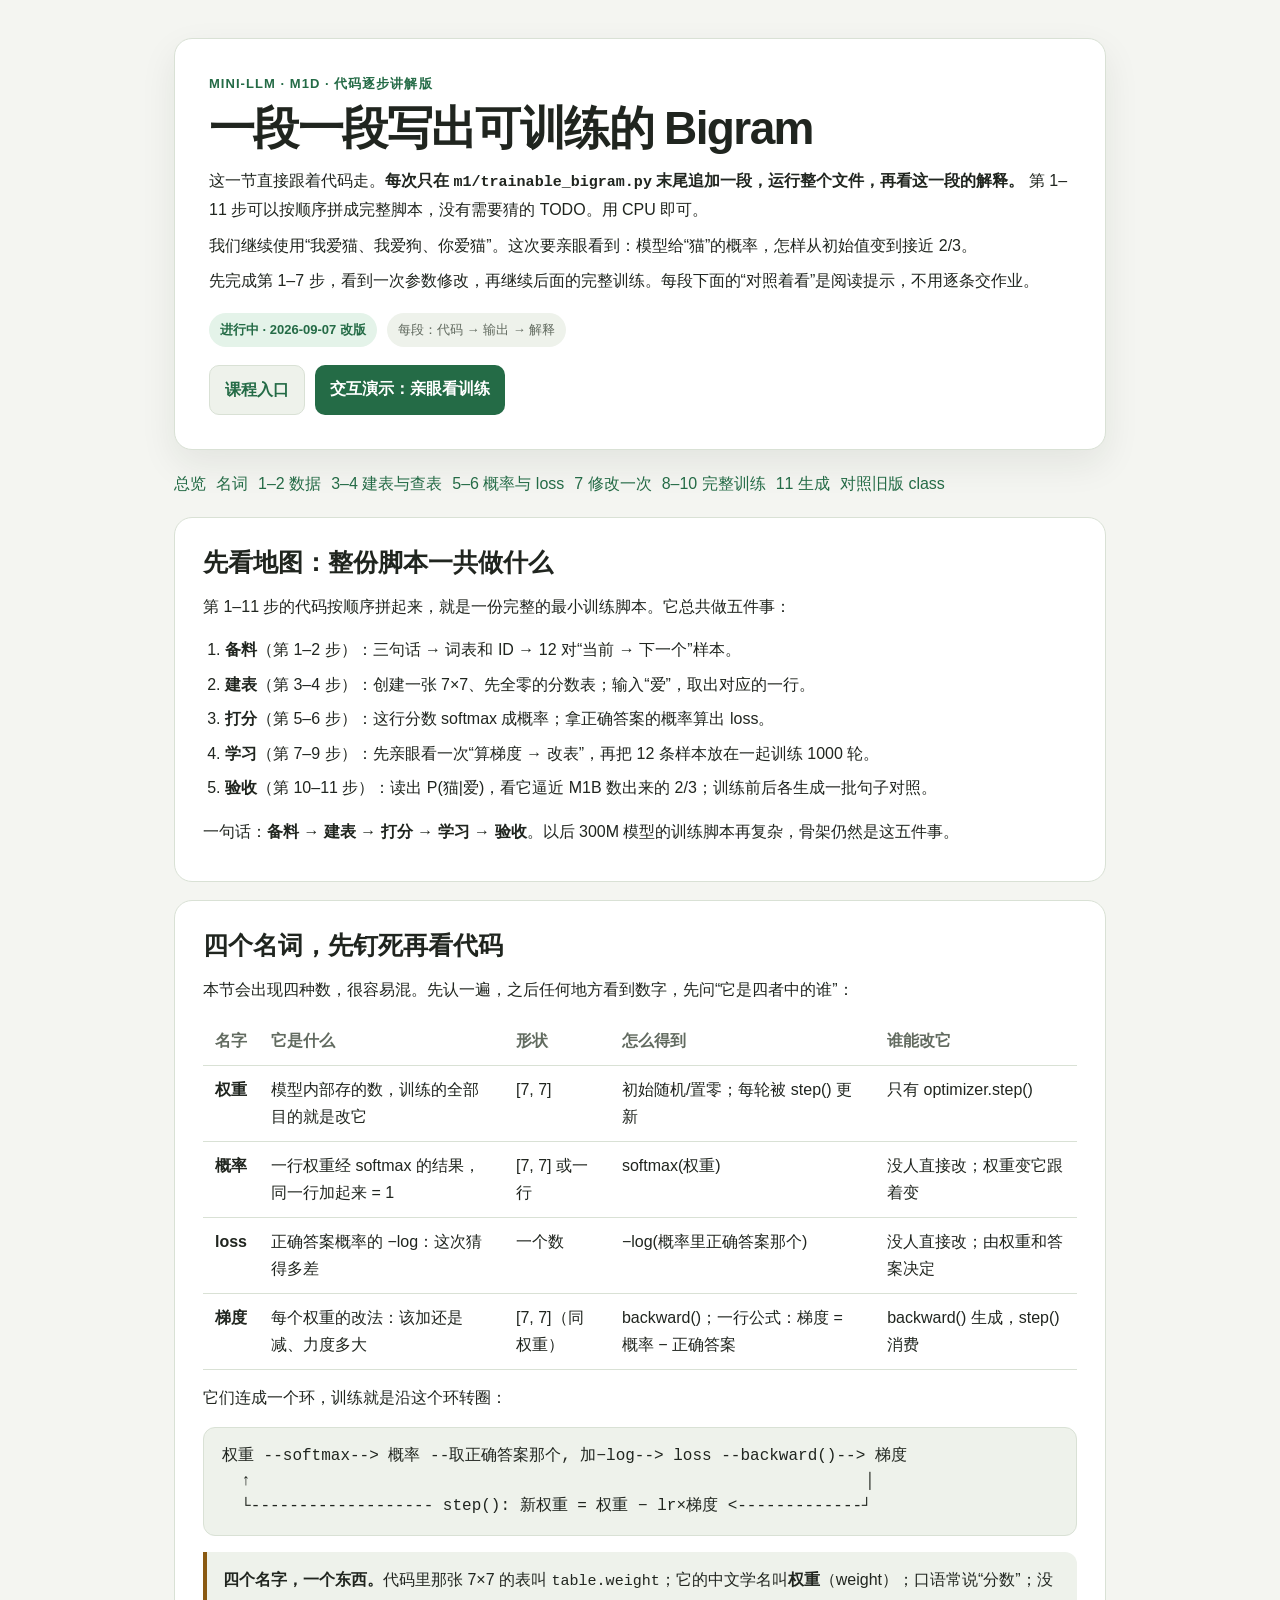
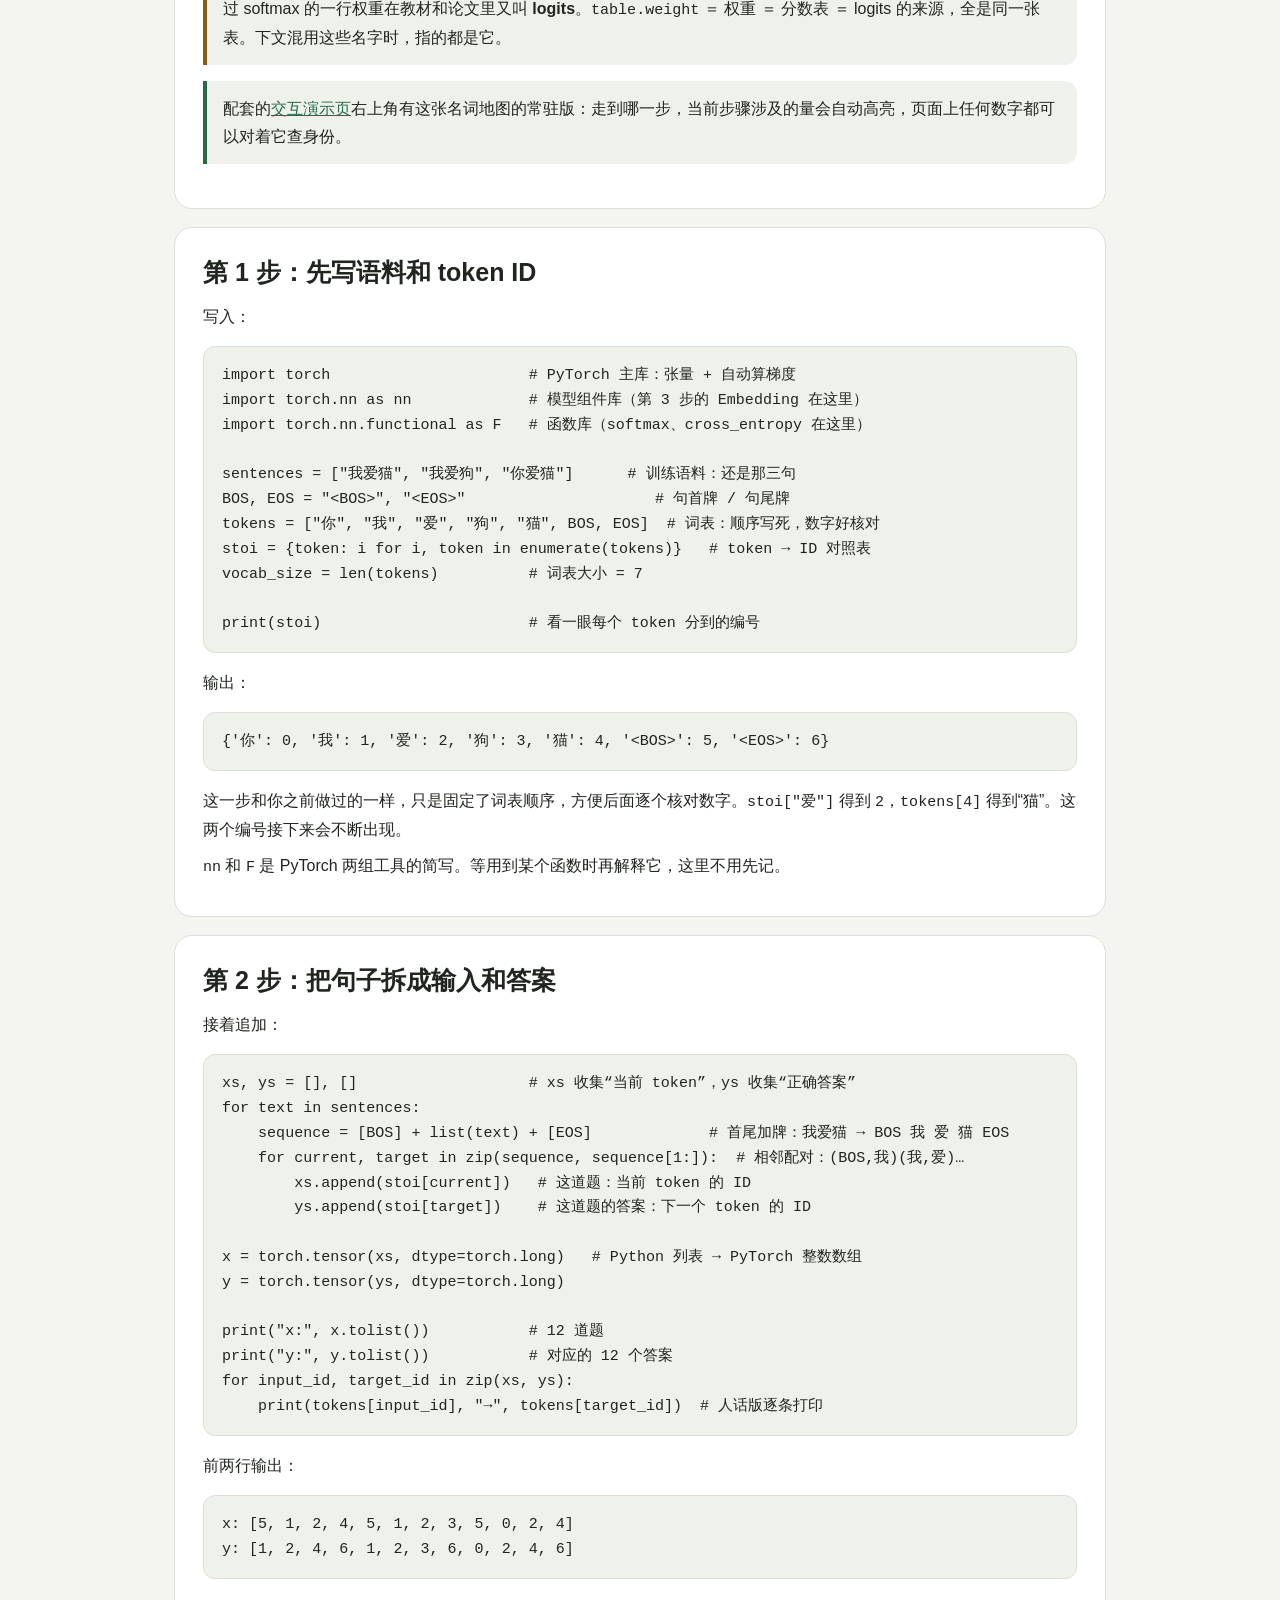
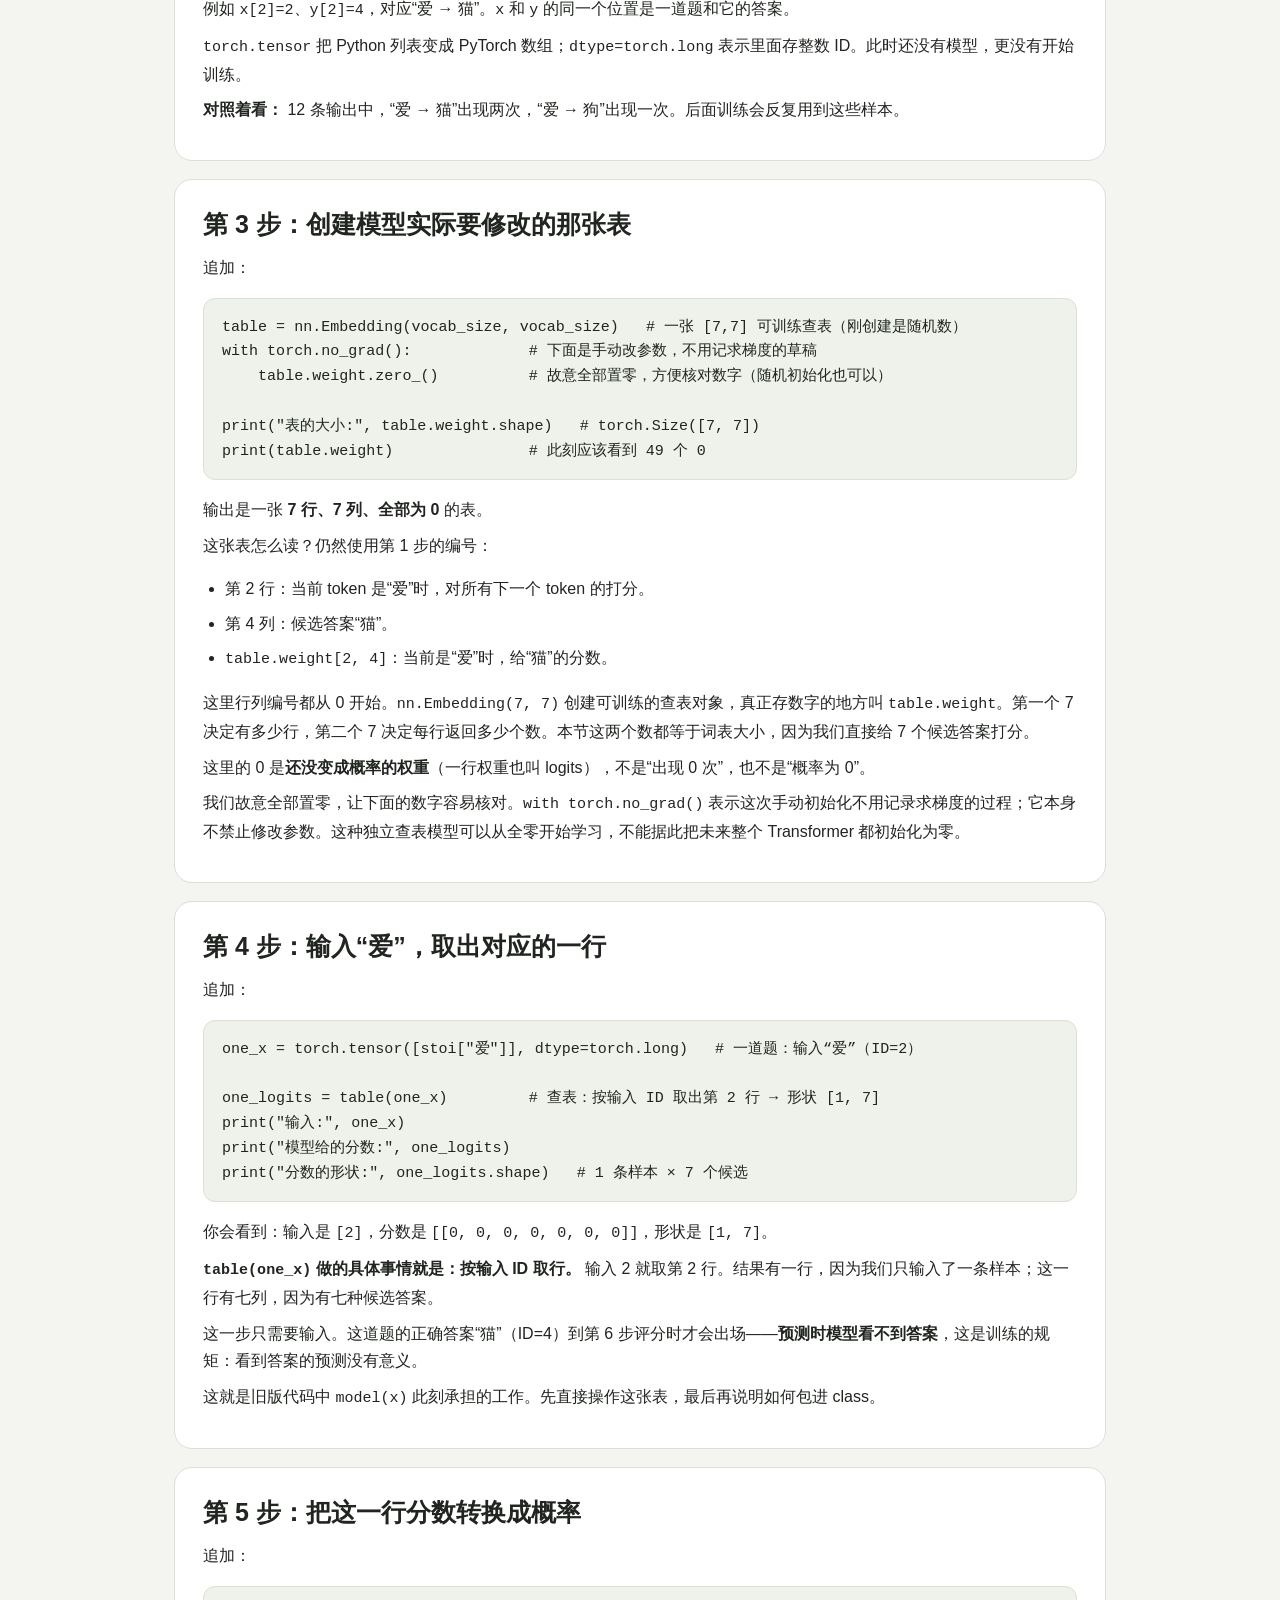
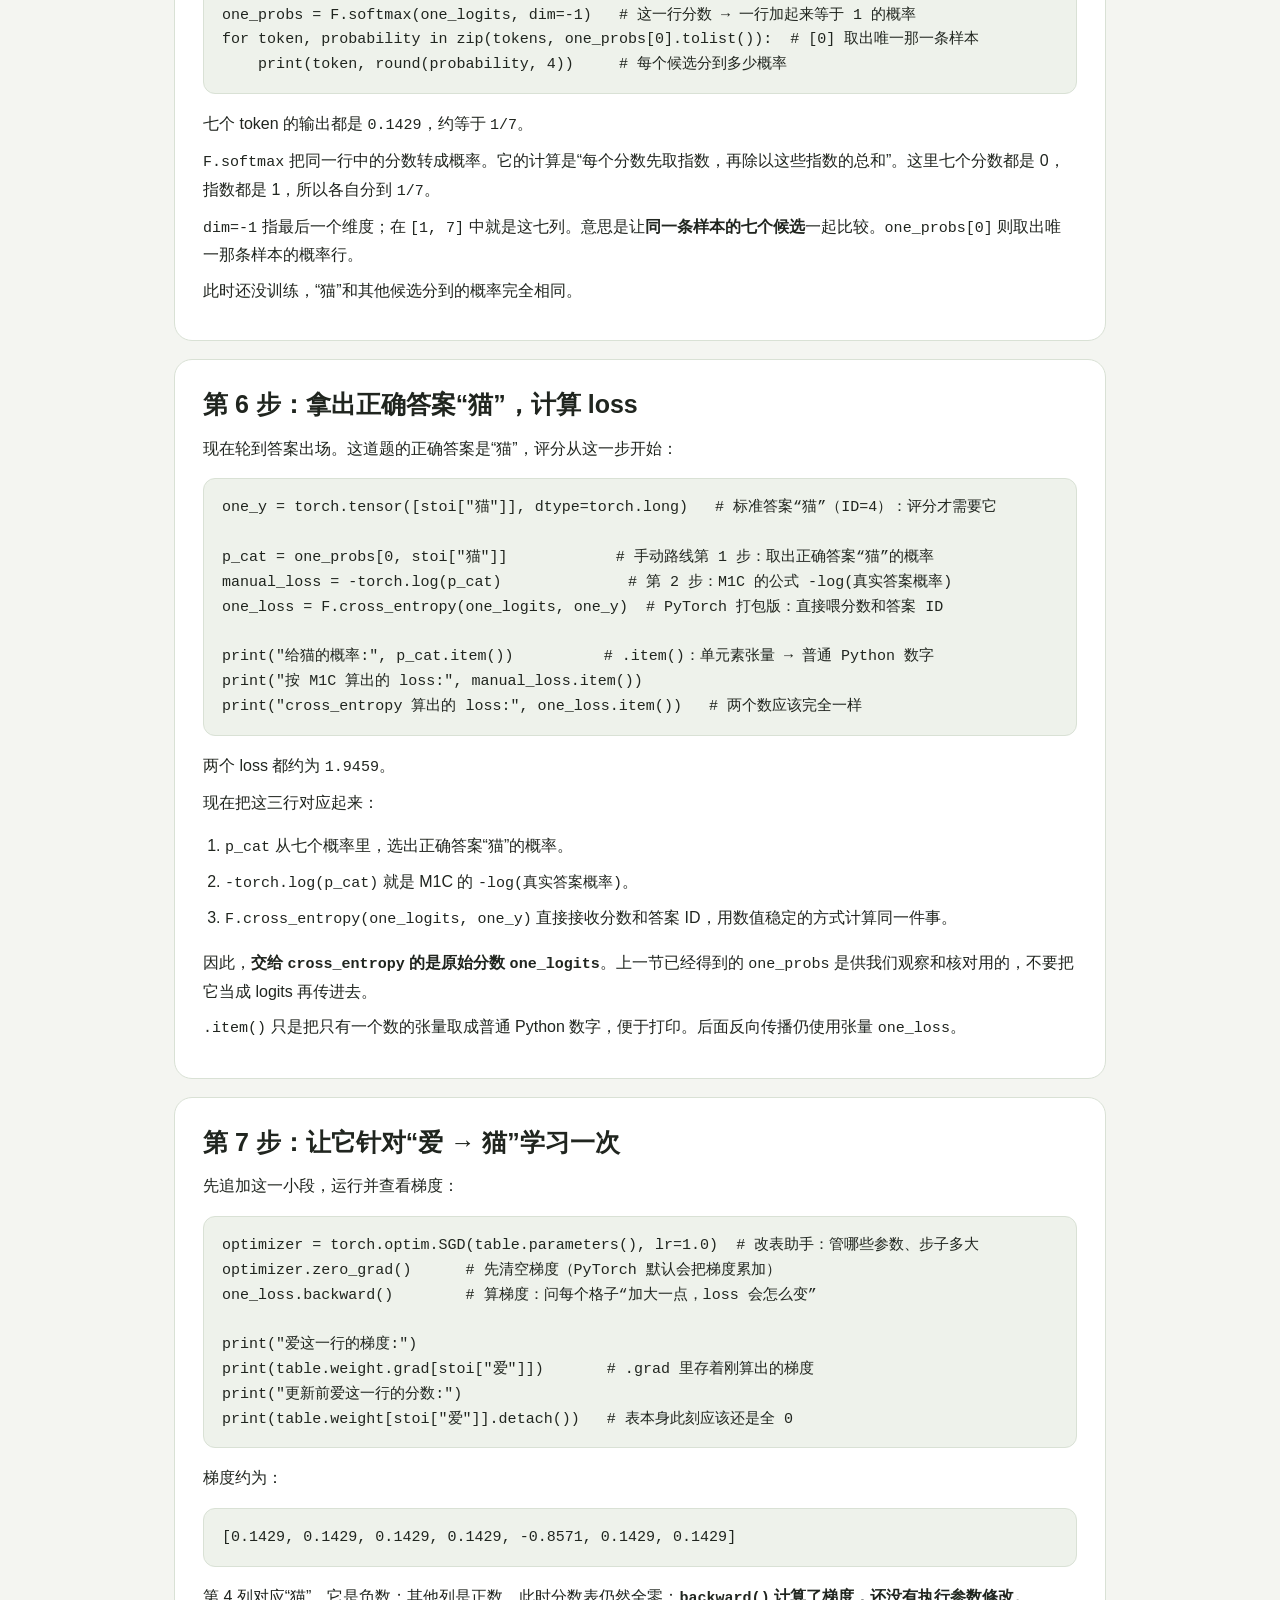
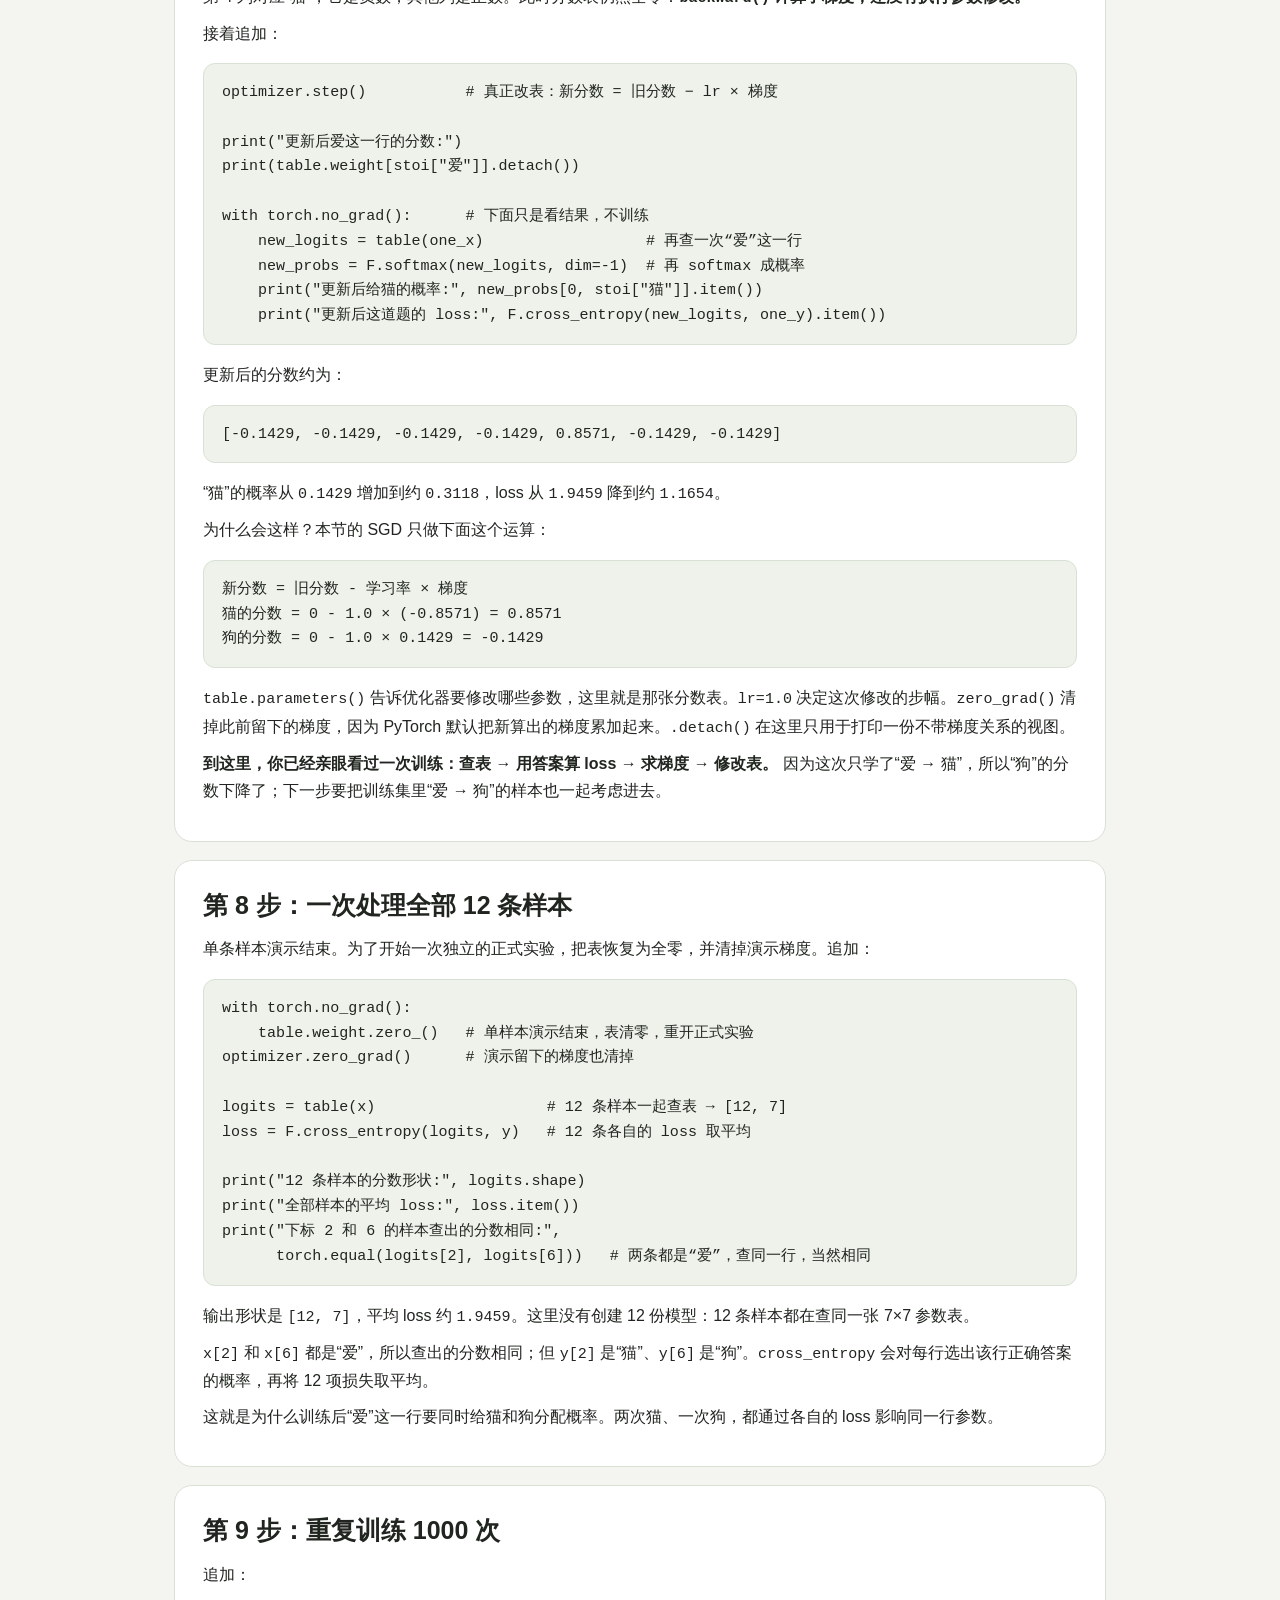
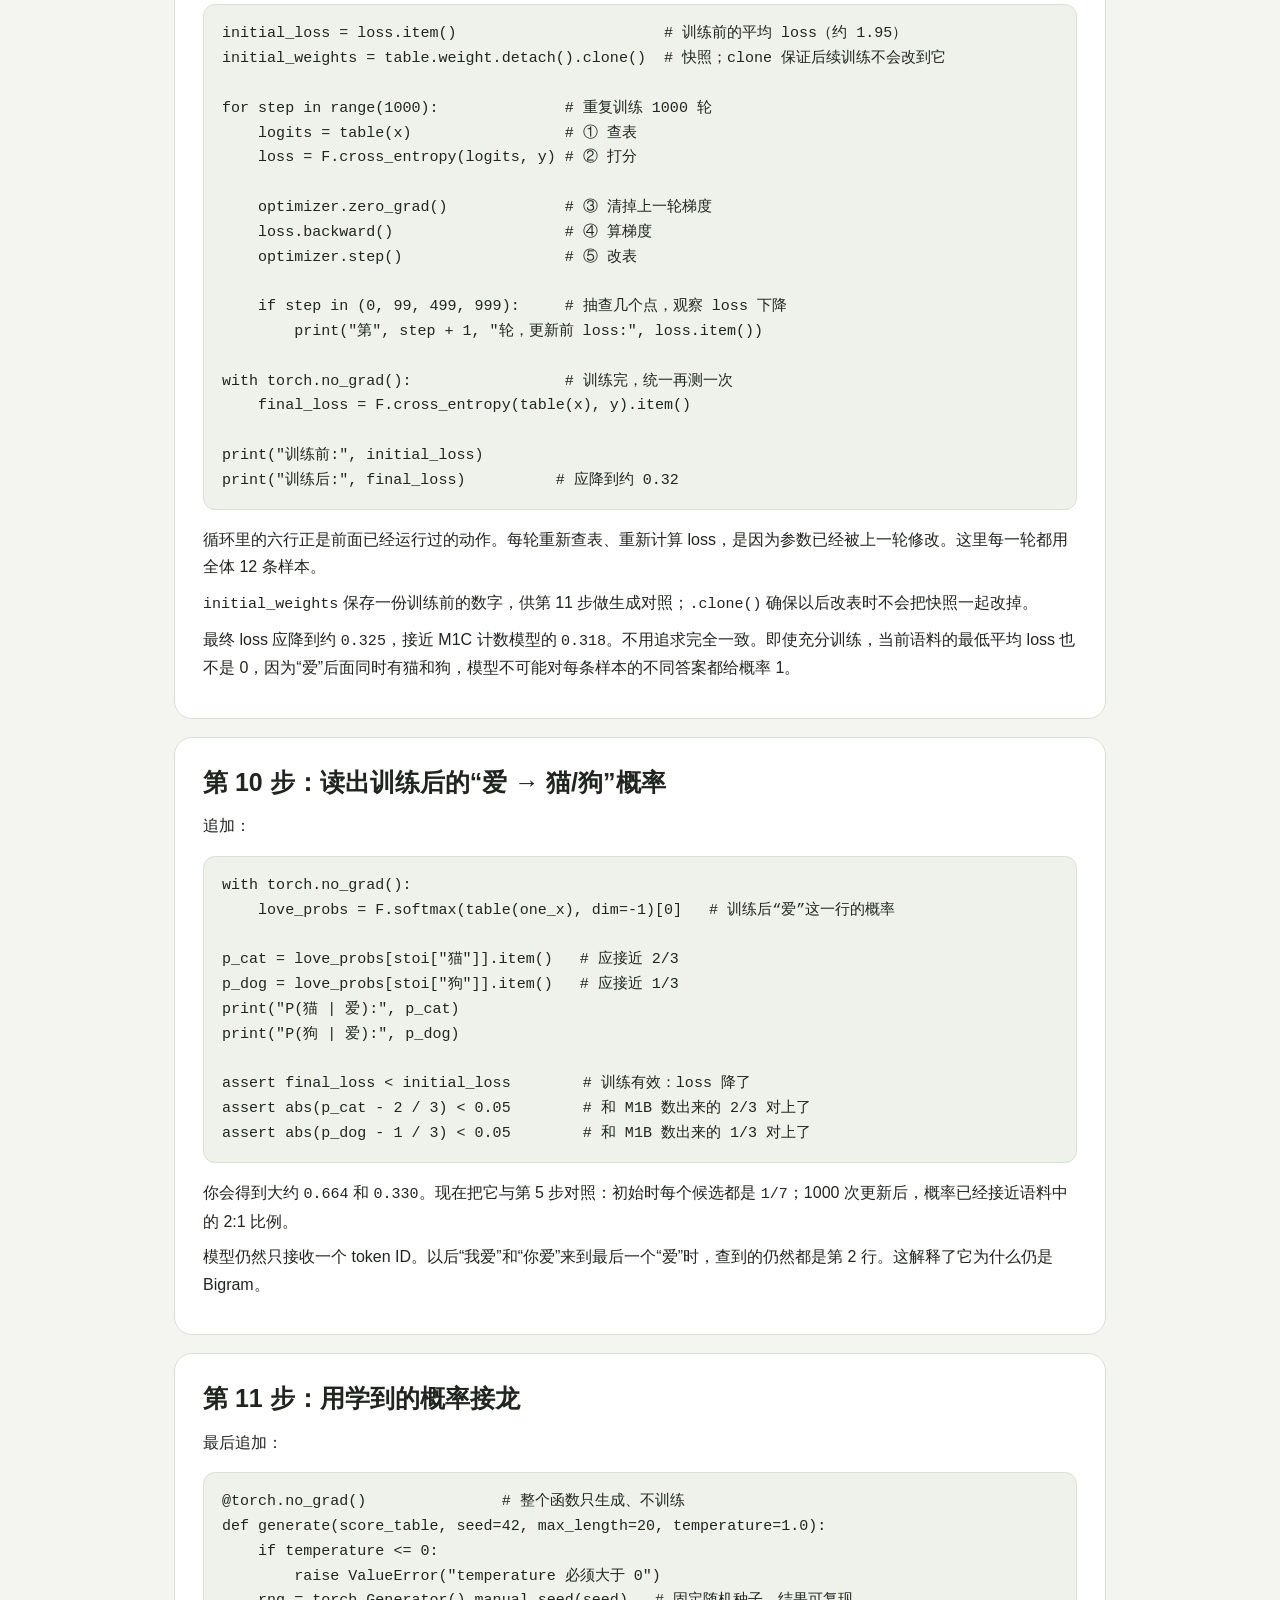
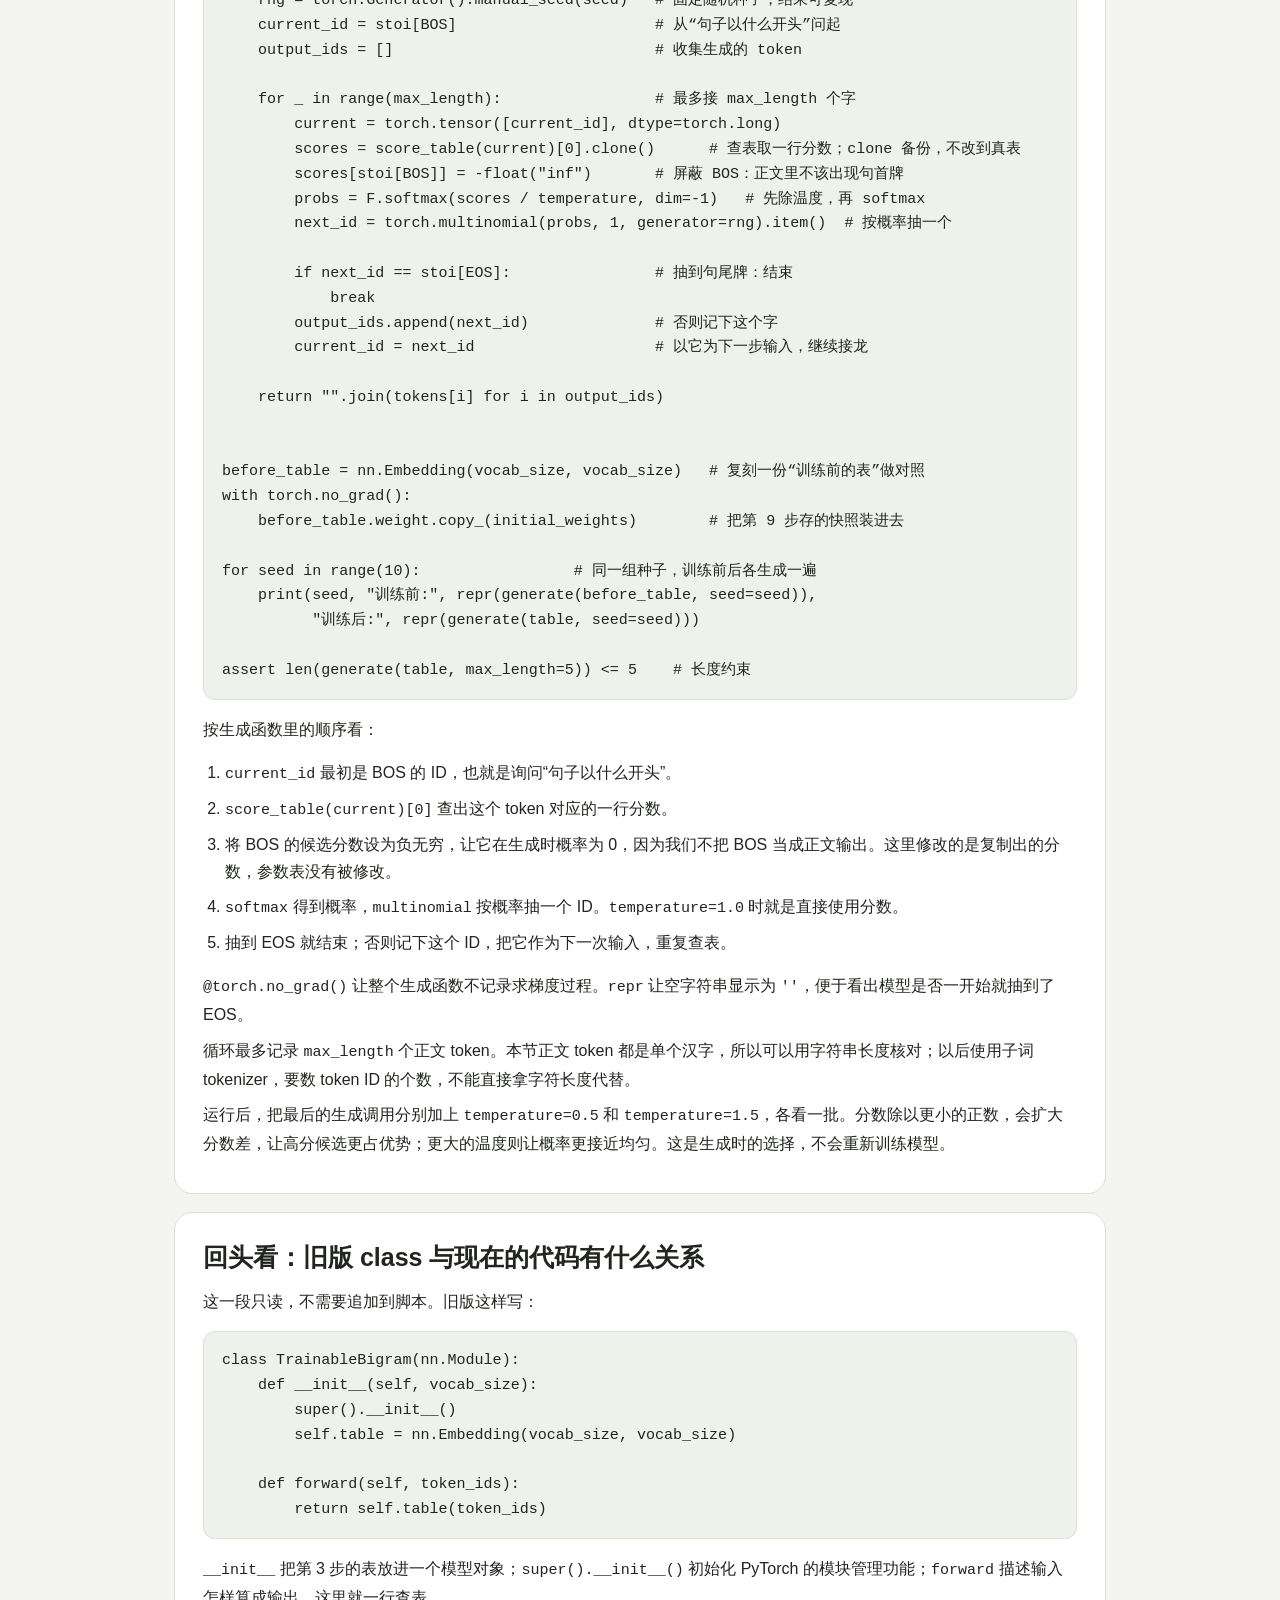
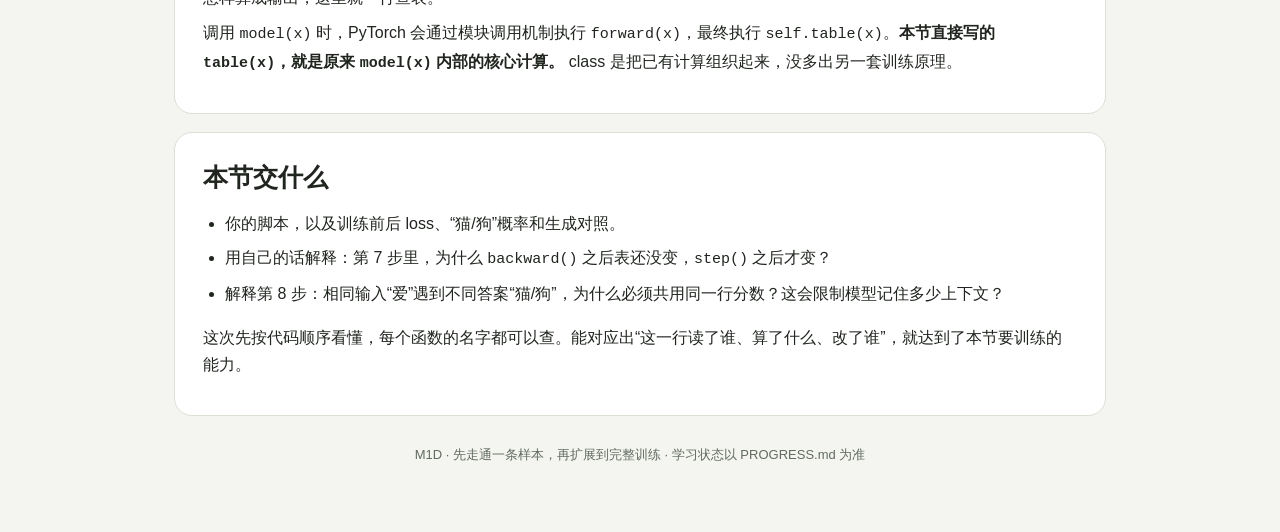
<file: M01D-trainable-bigram.html>
<!doctype html>
<html lang="zh-CN">
<head>
  <meta charset="utf-8">
  <meta name="viewport" content="width=device-width, initial-scale=1">
  <title>M1D · 跟着代码一步一步训练 Bigram</title>
  <link rel="stylesheet" href="assets/course.css">
  <link rel="icon" href="assets/favicon.svg" type="image/svg+xml">
  <link rel="apple-touch-icon" href="assets/favicon-180.png">
</head>
<body>
<main class="shell">
<header>
  <div class="eyebrow">MINI-LLM · M1D · 代码逐步讲解版</div>
  <h1>一段一段写出可训练的 Bigram</h1>

<p>这一节直接跟着代码走。<strong>每次只在 <code>m1/trainable_bigram.py</code> 末尾追加一段，运行整个文件，再看这一段的解释。</strong> 第 1–11 步可以按顺序拼成完整脚本，没有需要猜的 TODO。用 CPU 即可。</p>
<p>我们继续使用“我爱猫、我爱狗、你爱猫”。这次要亲眼看到：模型给“猫”的概率，怎样从初始值变到接近 2/3。</p>
<p>先完成第 1–7 步，看到一次参数修改，再继续后面的完整训练。每段下面的“对照着看”是阅读提示，不用逐条交作业。</p>

  <div class="status"><span class="tag current">进行中 · 2026-09-07 改版</span><span class="tag">每段：代码 → 输出 → 解释</span></div>
  <div class="actions"><a class="button secondary" href="index.html">课程入口</a><a class="button" href="M01D-interactive.html">交互演示：亲眼看训练</a></div>
</header>
<nav class="jump" aria-label="学习步骤">
<a href="#map">总览</a><a href="#nouns">名词</a><a href="#step-1">1–2 数据</a><a href="#step-3">3–4 建表与查表</a><a href="#step-5">5–6 概率与 loss</a><a href="#step-7">7 修改一次</a><a href="#step-8">8–10 完整训练</a><a href="#step-11">11 生成</a><a href="#step-12">对照旧版 class</a>
</nav>
<section id="map">
<h2>先看地图：整份脚本一共做什么</h2>
<p>第 1–11 步的代码按顺序拼起来，就是一份完整的最小训练脚本。它总共做五件事：</p>
<ol>
<li><strong>备料</strong>（第 1–2 步）：三句话 → 词表和 ID → 12 对“当前 → 下一个”样本。</li>
<li><strong>建表</strong>（第 3–4 步）：创建一张 7×7、先全零的分数表；输入“爱”，取出对应的一行。</li>
<li><strong>打分</strong>（第 5–6 步）：这行分数 softmax 成概率；拿正确答案的概率算出 loss。</li>
<li><strong>学习</strong>（第 7–9 步）：先亲眼看一次“算梯度 → 改表”，再把 12 条样本放在一起训练 1000 轮。</li>
<li><strong>验收</strong>（第 10–11 步）：读出 P(猫|爱)，看它逼近 M1B 数出来的 2/3；训练前后各生成一批句子对照。</li>
</ol>
<p>一句话：<strong>备料 → 建表 → 打分 → 学习 → 验收</strong>。以后 300M 模型的训练脚本再复杂，骨架仍然是这五件事。</p>
</section>
<section id="nouns">
<h2>四个名词，先钉死再看代码</h2>
<p>本节会出现四种数，很容易混。先认一遍，之后任何地方看到数字，先问“它是四者中的谁”：</p>
<table>
<thead><tr><th>名字</th><th>它是什么</th><th>形状</th><th>怎么得到</th><th>谁能改它</th></tr></thead>
<tbody>
<tr><td><strong>权重</strong></td><td>模型内部存的数，训练的全部目的就是改它</td><td>[7, 7]</td><td>初始随机/置零；每轮被 step() 更新</td><td>只有 optimizer.step()</td></tr>
<tr><td><strong>概率</strong></td><td>一行权重经 softmax 的结果，同一行加起来 = 1</td><td>[7, 7] 或一行</td><td>softmax(权重)</td><td>没人直接改；权重变它跟着变</td></tr>
<tr><td><strong>loss</strong></td><td>正确答案概率的 −log：这次猜得多差</td><td>一个数</td><td>−log(概率里正确答案那个)</td><td>没人直接改；由权重和答案决定</td></tr>
<tr><td><strong>梯度</strong></td><td>每个权重的改法：该加还是减、力度多大</td><td>[7, 7]（同权重）</td><td>backward()；一行公式：梯度 = 概率 − 正确答案</td><td>backward() 生成，step() 消费</td></tr>
</tbody>
</table>
<p>它们连成一个环，训练就是沿这个环转圈：</p>
<pre>权重 --softmax--> 概率 --取正确答案那个, 加−log--> loss --backward()--> 梯度
  ↑                                                                │
  └------------------- step(): 新权重 = 权重 − lr×梯度 <-------------┘</pre>
<div class="callout"><strong>四个名字，一个东西。</strong>代码里那张 7×7 的表叫 <code>table.weight</code>；它的中文学名叫<strong>权重</strong>（weight）；口语常说“分数”；没过 softmax 的一行权重在教材和论文里又叫 <strong>logits</strong>。<code>table.weight</code> ＝ 权重 ＝ 分数表 ＝ logits 的来源，全是同一张表。下文混用这些名字时，指的都是它。</div>
<div class="callout green">配套的<a href="M01D-interactive.html">交互演示页</a>右上角有这张名词地图的常驻版：走到哪一步，当前步骤涉及的量会自动高亮，页面上任何数字都可以对着它查身份。</div>
</section>
<section id="step-1">
<h2>第 1 步：先写语料和 token ID</h2>
<p>写入：</p>
<pre><code class="language-python">import torch                      # PyTorch 主库：张量 + 自动算梯度
import torch.nn as nn             # 模型组件库（第 3 步的 Embedding 在这里）
import torch.nn.functional as F   # 函数库（softmax、cross_entropy 在这里）

sentences = [&quot;我爱猫&quot;, &quot;我爱狗&quot;, &quot;你爱猫&quot;]      # 训练语料：还是那三句
BOS, EOS = &quot;&lt;BOS&gt;&quot;, &quot;&lt;EOS&gt;&quot;                     # 句首牌 / 句尾牌
tokens = [&quot;你&quot;, &quot;我&quot;, &quot;爱&quot;, &quot;狗&quot;, &quot;猫&quot;, BOS, EOS]  # 词表：顺序写死，数字好核对
stoi = {token: i for i, token in enumerate(tokens)}   # token → ID 对照表
vocab_size = len(tokens)          # 词表大小 = 7

print(stoi)                       # 看一眼每个 token 分到的编号
</code></pre>
<p>输出：</p>
<pre><code class="language-text">{'你': 0, '我': 1, '爱': 2, '狗': 3, '猫': 4, '&lt;BOS&gt;': 5, '&lt;EOS&gt;': 6}
</code></pre>
<p>这一步和你之前做过的一样，只是固定了词表顺序，方便后面逐个核对数字。<code>stoi["爱"]</code> 得到 <code>2</code>，<code>tokens[4]</code> 得到“猫”。这两个编号接下来会不断出现。</p>
<p><code>nn</code> 和 <code>F</code> 是 PyTorch 两组工具的简写。等用到某个函数时再解释它，这里不用先记。</p>

</section>
<section id="step-2">
<h2>第 2 步：把句子拆成输入和答案</h2>
<p>接着追加：</p>
<pre><code class="language-python">xs, ys = [], []                   # xs 收集“当前 token”，ys 收集“正确答案”
for text in sentences:
    sequence = [BOS] + list(text) + [EOS]             # 首尾加牌：我爱猫 → BOS 我 爱 猫 EOS
    for current, target in zip(sequence, sequence[1:]):  # 相邻配对：(BOS,我)(我,爱)…
        xs.append(stoi[current])   # 这道题：当前 token 的 ID
        ys.append(stoi[target])    # 这道题的答案：下一个 token 的 ID

x = torch.tensor(xs, dtype=torch.long)   # Python 列表 → PyTorch 整数数组
y = torch.tensor(ys, dtype=torch.long)

print(&quot;x:&quot;, x.tolist())           # 12 道题
print(&quot;y:&quot;, y.tolist())           # 对应的 12 个答案
for input_id, target_id in zip(xs, ys):
    print(tokens[input_id], &quot;→&quot;, tokens[target_id])  # 人话版逐条打印
</code></pre>
<p>前两行输出：</p>
<pre><code class="language-text">x: [5, 1, 2, 4, 5, 1, 2, 3, 5, 0, 2, 4]
y: [1, 2, 4, 6, 1, 2, 3, 6, 0, 2, 4, 6]
</code></pre>
<p>例如 <code>x[2]=2</code>、<code>y[2]=4</code>，对应“爱 → 猫”。<code>x</code> 和 <code>y</code> 的同一个位置是一道题和它的答案。</p>
<p><code>torch.tensor</code> 把 Python 列表变成 PyTorch 数组；<code>dtype=torch.long</code> 表示里面存整数 ID。此时还没有模型，更没有开始训练。</p>
<p><strong>对照着看：</strong> 12 条输出中，“爱 → 猫”出现两次，“爱 → 狗”出现一次。后面训练会反复用到这些样本。</p>

</section>
<section id="step-3">
<h2>第 3 步：创建模型实际要修改的那张表</h2>
<p>追加：</p>
<pre><code class="language-python">table = nn.Embedding(vocab_size, vocab_size)   # 一张 [7,7] 可训练查表（刚创建是随机数）
with torch.no_grad():             # 下面是手动改参数，不用记求梯度的草稿
    table.weight.zero_()          # 故意全部置零，方便核对数字（随机初始化也可以）

print(&quot;表的大小:&quot;, table.weight.shape)   # torch.Size([7, 7])
print(table.weight)               # 此刻应该看到 49 个 0
</code></pre>
<p>输出是一张 <strong>7 行、7 列、全部为 0</strong> 的表。</p>
<p>这张表怎么读？仍然使用第 1 步的编号：</p>
<ul>
<li>第 2 行：当前 token 是“爱”时，对所有下一个 token 的打分。</li>
<li>第 4 列：候选答案“猫”。</li>
<li><code>table.weight[2, 4]</code>：当前是“爱”时，给“猫”的分数。</li>
</ul>
<p>这里行列编号都从 0 开始。<code>nn.Embedding(7, 7)</code> 创建可训练的查表对象，真正存数字的地方叫 <code>table.weight</code>。第一个 7 决定有多少行，第二个 7 决定每行返回多少个数。本节这两个数都等于词表大小，因为我们直接给 7 个候选答案打分。</p>
<p>这里的 0 是<strong>还没变成概率的权重</strong>（一行权重也叫 logits），不是“出现 0 次”，也不是“概率为 0”。</p>
<p>我们故意全部置零，让下面的数字容易核对。<code>with torch.no_grad()</code> 表示这次手动初始化不用记录求梯度的过程；它本身不禁止修改参数。这种独立查表模型可以从全零开始学习，不能据此把未来整个 Transformer 都初始化为零。</p>

</section>
<section id="step-4">
<h2>第 4 步：输入“爱”，取出对应的一行</h2>
<p>追加：</p>
<pre><code class="language-python">one_x = torch.tensor([stoi[&quot;爱&quot;]], dtype=torch.long)   # 一道题：输入“爱”（ID=2）

one_logits = table(one_x)         # 查表：按输入 ID 取出第 2 行 → 形状 [1, 7]
print(&quot;输入:&quot;, one_x)
print(&quot;模型给的分数:&quot;, one_logits)
print(&quot;分数的形状:&quot;, one_logits.shape)   # 1 条样本 × 7 个候选
</code></pre>
<p>你会看到：输入是 <code>[2]</code>，分数是 <code>[[0, 0, 0, 0, 0, 0, 0]]</code>，形状是 <code>[1, 7]</code>。</p>
<p><strong><code>table(one_x)</code> 做的具体事情就是：按输入 ID 取行。</strong> 输入 2 就取第 2 行。结果有一行，因为我们只输入了一条样本；这一行有七列，因为有七种候选答案。</p>
<p>这一步只需要输入。这道题的正确答案“猫”（ID=4）到第 6 步评分时才会出场——<strong>预测时模型看不到答案</strong>，这是训练的规矩：看到答案的预测没有意义。</p>
<p>这就是旧版代码中 <code>model(x)</code> 此刻承担的工作。先直接操作这张表，最后再说明如何包进 class。</p>

</section>
<section id="step-5">
<h2>第 5 步：把这一行分数转换成概率</h2>
<p>追加：</p>
<pre><code class="language-python">one_probs = F.softmax(one_logits, dim=-1)   # 这一行分数 → 一行加起来等于 1 的概率
for token, probability in zip(tokens, one_probs[0].tolist()):  # [0] 取出唯一那一条样本
    print(token, round(probability, 4))     # 每个候选分到多少概率
</code></pre>
<p>七个 token 的输出都是 <code>0.1429</code>，约等于 <code>1/7</code>。</p>
<p><code>F.softmax</code> 把同一行中的分数转成概率。它的计算是“每个分数先取指数，再除以这些指数的总和”。这里七个分数都是 0，指数都是 1，所以各自分到 <code>1/7</code>。</p>
<p><code>dim=-1</code> 指最后一个维度；在 <code>[1, 7]</code> 中就是这七列。意思是让<strong>同一条样本的七个候选</strong>一起比较。<code>one_probs[0]</code> 则取出唯一那条样本的概率行。</p>
<p>此时还没训练，“猫”和其他候选分到的概率完全相同。</p>

</section>
<section id="step-6">
<h2>第 6 步：拿出正确答案“猫”，计算 loss</h2>
<p>现在轮到答案出场。这道题的正确答案是“猫”，评分从这一步开始：</p>
<pre><code class="language-python">one_y = torch.tensor([stoi[&quot;猫&quot;]], dtype=torch.long)   # 标准答案“猫”（ID=4）：评分才需要它

p_cat = one_probs[0, stoi[&quot;猫&quot;]]            # 手动路线第 1 步：取出正确答案“猫”的概率
manual_loss = -torch.log(p_cat)              # 第 2 步：M1C 的公式 -log(真实答案概率)
one_loss = F.cross_entropy(one_logits, one_y)  # PyTorch 打包版：直接喂分数和答案 ID

print(&quot;给猫的概率:&quot;, p_cat.item())          # .item()：单元素张量 → 普通 Python 数字
print(&quot;按 M1C 算出的 loss:&quot;, manual_loss.item())
print(&quot;cross_entropy 算出的 loss:&quot;, one_loss.item())   # 两个数应该完全一样
</code></pre>
<p>两个 loss 都约为 <code>1.9459</code>。</p>
<p>现在把这三行对应起来：</p>
<ol>
<li><code>p_cat</code> 从七个概率里，选出正确答案“猫”的概率。</li>
<li><code>-torch.log(p_cat)</code> 就是 M1C 的 <code>-log(真实答案概率)</code>。</li>
<li><code>F.cross_entropy(one_logits, one_y)</code> 直接接收分数和答案 ID，用数值稳定的方式计算同一件事。</li>
</ol>
<p>因此，<strong>交给 <code>cross_entropy</code> 的是原始分数 <code>one_logits</code></strong>。上一节已经得到的 <code>one_probs</code> 是供我们观察和核对用的，不要把它当成 logits 再传进去。</p>
<p><code>.item()</code> 只是把只有一个数的张量取成普通 Python 数字，便于打印。后面反向传播仍使用张量 <code>one_loss</code>。</p>

</section>
<section id="step-7">
<h2>第 7 步：让它针对“爱 → 猫”学习一次</h2>
<p>先追加这一小段，运行并查看梯度：</p>
<pre><code class="language-python">optimizer = torch.optim.SGD(table.parameters(), lr=1.0)  # 改表助手：管哪些参数、步子多大
optimizer.zero_grad()      # 先清空梯度（PyTorch 默认会把梯度累加）
one_loss.backward()        # 算梯度：问每个格子“加大一点，loss 会怎么变”

print(&quot;爱这一行的梯度:&quot;)
print(table.weight.grad[stoi[&quot;爱&quot;]])       # .grad 里存着刚算出的梯度
print(&quot;更新前爱这一行的分数:&quot;)
print(table.weight[stoi[&quot;爱&quot;]].detach())   # 表本身此刻应该还是全 0
</code></pre>
<p>梯度约为：</p>
<pre><code class="language-text">[0.1429, 0.1429, 0.1429, 0.1429, -0.8571, 0.1429, 0.1429]
</code></pre>
<p>第 4 列对应“猫”，它是负数；其他列是正数。此时分数表仍然全零：<strong><code>backward()</code> 计算了梯度，还没有执行参数修改。</strong></p>
<p>接着追加：</p>
<pre><code class="language-python">optimizer.step()           # 真正改表：新分数 = 旧分数 − lr × 梯度

print(&quot;更新后爱这一行的分数:&quot;)
print(table.weight[stoi[&quot;爱&quot;]].detach())

with torch.no_grad():      # 下面只是看结果，不训练
    new_logits = table(one_x)                  # 再查一次“爱”这一行
    new_probs = F.softmax(new_logits, dim=-1)  # 再 softmax 成概率
    print(&quot;更新后给猫的概率:&quot;, new_probs[0, stoi[&quot;猫&quot;]].item())
    print(&quot;更新后这道题的 loss:&quot;, F.cross_entropy(new_logits, one_y).item())
</code></pre>
<p>更新后的分数约为：</p>
<pre><code class="language-text">[-0.1429, -0.1429, -0.1429, -0.1429, 0.8571, -0.1429, -0.1429]
</code></pre>
<p>“猫”的概率从 <code>0.1429</code> 增加到约 <code>0.3118</code>，loss 从 <code>1.9459</code> 降到约 <code>1.1654</code>。</p>
<p>为什么会这样？本节的 SGD 只做下面这个运算：</p>
<pre><code class="language-text">新分数 = 旧分数 - 学习率 × 梯度
猫的分数 = 0 - 1.0 × (-0.8571) = 0.8571
狗的分数 = 0 - 1.0 × 0.1429 = -0.1429
</code></pre>
<p><code>table.parameters()</code> 告诉优化器要修改哪些参数，这里就是那张分数表。<code>lr=1.0</code> 决定这次修改的步幅。<code>zero_grad()</code> 清掉此前留下的梯度，因为 PyTorch 默认把新算出的梯度累加起来。<code>.detach()</code> 在这里只用于打印一份不带梯度关系的视图。</p>
<p><strong>到这里，你已经亲眼看过一次训练：查表 → 用答案算 loss → 求梯度 → 修改表。</strong> 因为这次只学了“爱 → 猫”，所以“狗”的分数下降了；下一步要把训练集里“爱 → 狗”的样本也一起考虑进去。</p>

</section>
<section id="step-8">
<h2>第 8 步：一次处理全部 12 条样本</h2>
<p>单条样本演示结束。为了开始一次独立的正式实验，把表恢复为全零，并清掉演示梯度。追加：</p>
<pre><code class="language-python">with torch.no_grad():
    table.weight.zero_()   # 单样本演示结束，表清零，重开正式实验
optimizer.zero_grad()      # 演示留下的梯度也清掉

logits = table(x)                   # 12 条样本一起查表 → [12, 7]
loss = F.cross_entropy(logits, y)   # 12 条各自的 loss 取平均

print(&quot;12 条样本的分数形状:&quot;, logits.shape)
print(&quot;全部样本的平均 loss:&quot;, loss.item())
print(&quot;下标 2 和 6 的样本查出的分数相同:&quot;,
      torch.equal(logits[2], logits[6]))   # 两条都是“爱”，查同一行，当然相同
</code></pre>
<p>输出形状是 <code>[12, 7]</code>，平均 loss 约 <code>1.9459</code>。这里没有创建 12 份模型：12 条样本都在查同一张 7×7 参数表。</p>
<p><code>x[2]</code> 和 <code>x[6]</code> 都是“爱”，所以查出的分数相同；但 <code>y[2]</code> 是“猫”、<code>y[6]</code> 是“狗”。<code>cross_entropy</code> 会对每行选出该行正确答案的概率，再将 12 项损失取平均。</p>
<p>这就是为什么训练后“爱”这一行要同时给猫和狗分配概率。两次猫、一次狗，都通过各自的 loss 影响同一行参数。</p>

</section>
<section id="step-9">
<h2>第 9 步：重复训练 1000 次</h2>
<p>追加：</p>
<pre><code class="language-python">initial_loss = loss.item()                       # 训练前的平均 loss（约 1.95）
initial_weights = table.weight.detach().clone()  # 快照；clone 保证后续训练不会改到它

for step in range(1000):              # 重复训练 1000 轮
    logits = table(x)                 # ① 查表
    loss = F.cross_entropy(logits, y) # ② 打分

    optimizer.zero_grad()             # ③ 清掉上一轮梯度
    loss.backward()                   # ④ 算梯度
    optimizer.step()                  # ⑤ 改表

    if step in (0, 99, 499, 999):     # 抽查几个点，观察 loss 下降
        print(&quot;第&quot;, step + 1, &quot;轮，更新前 loss:&quot;, loss.item())

with torch.no_grad():                 # 训练完，统一再测一次
    final_loss = F.cross_entropy(table(x), y).item()

print(&quot;训练前:&quot;, initial_loss)
print(&quot;训练后:&quot;, final_loss)          # 应降到约 0.32
</code></pre>
<p>循环里的六行正是前面已经运行过的动作。每轮重新查表、重新计算 loss，是因为参数已经被上一轮修改。这里每一轮都用全体 12 条样本。</p>
<p><code>initial_weights</code> 保存一份训练前的数字，供第 11 步做生成对照；<code>.clone()</code> 确保以后改表时不会把快照一起改掉。</p>
<p>最终 loss 应降到约 <code>0.325</code>，接近 M1C 计数模型的 <code>0.318</code>。不用追求完全一致。即使充分训练，当前语料的最低平均 loss 也不是 0，因为“爱”后面同时有猫和狗，模型不可能对每条样本的不同答案都给概率 1。</p>

</section>
<section id="step-10">
<h2>第 10 步：读出训练后的“爱 → 猫/狗”概率</h2>
<p>追加：</p>
<pre><code class="language-python">with torch.no_grad():
    love_probs = F.softmax(table(one_x), dim=-1)[0]   # 训练后“爱”这一行的概率

p_cat = love_probs[stoi[&quot;猫&quot;]].item()   # 应接近 2/3
p_dog = love_probs[stoi[&quot;狗&quot;]].item()   # 应接近 1/3
print(&quot;P(猫 | 爱):&quot;, p_cat)
print(&quot;P(狗 | 爱):&quot;, p_dog)

assert final_loss &lt; initial_loss        # 训练有效：loss 降了
assert abs(p_cat - 2 / 3) &lt; 0.05        # 和 M1B 数出来的 2/3 对上了
assert abs(p_dog - 1 / 3) &lt; 0.05        # 和 M1B 数出来的 1/3 对上了
</code></pre>
<p>你会得到大约 <code>0.664</code> 和 <code>0.330</code>。现在把它与第 5 步对照：初始时每个候选都是 <code>1/7</code>；1000 次更新后，概率已经接近语料中的 2:1 比例。</p>
<p>模型仍然只接收一个 token ID。以后“我爱”和“你爱”来到最后一个“爱”时，查到的仍然都是第 2 行。这解释了它为什么仍是 Bigram。</p>

</section>
<section id="step-11">
<h2>第 11 步：用学到的概率接龙</h2>
<p>最后追加：</p>
<pre><code class="language-python">@torch.no_grad()               # 整个函数只生成、不训练
def generate(score_table, seed=42, max_length=20, temperature=1.0):
    if temperature &lt;= 0:
        raise ValueError(&quot;temperature 必须大于 0&quot;)
    rng = torch.Generator().manual_seed(seed)   # 固定随机种子，结果可复现
    current_id = stoi[BOS]                      # 从“句子以什么开头”问起
    output_ids = []                             # 收集生成的 token

    for _ in range(max_length):                 # 最多接 max_length 个字
        current = torch.tensor([current_id], dtype=torch.long)
        scores = score_table(current)[0].clone()      # 查表取一行分数；clone 备份，不改到真表
        scores[stoi[BOS]] = -float(&quot;inf&quot;)       # 屏蔽 BOS：正文里不该出现句首牌
        probs = F.softmax(scores / temperature, dim=-1)   # 先除温度，再 softmax
        next_id = torch.multinomial(probs, 1, generator=rng).item()  # 按概率抽一个

        if next_id == stoi[EOS]:                # 抽到句尾牌：结束
            break
        output_ids.append(next_id)              # 否则记下这个字
        current_id = next_id                    # 以它为下一步输入，继续接龙

    return &quot;&quot;.join(tokens[i] for i in output_ids)


before_table = nn.Embedding(vocab_size, vocab_size)   # 复刻一份“训练前的表”做对照
with torch.no_grad():
    before_table.weight.copy_(initial_weights)        # 把第 9 步存的快照装进去

for seed in range(10):                 # 同一组种子，训练前后各生成一遍
    print(seed, &quot;训练前:&quot;, repr(generate(before_table, seed=seed)),
          &quot;训练后:&quot;, repr(generate(table, seed=seed)))

assert len(generate(table, max_length=5)) &lt;= 5    # 长度约束
</code></pre>
<p>按生成函数里的顺序看：</p>
<ol>
<li><code>current_id</code> 最初是 BOS 的 ID，也就是询问“句子以什么开头”。</li>
<li><code>score_table(current)[0]</code> 查出这个 token 对应的一行分数。</li>
<li>将 BOS 的候选分数设为负无穷，让它在生成时概率为 0，因为我们不把 BOS 当成正文输出。这里修改的是复制出的分数，参数表没有被修改。</li>
<li><code>softmax</code> 得到概率，<code>multinomial</code> 按概率抽一个 ID。<code>temperature=1.0</code> 时就是直接使用分数。</li>
<li>抽到 EOS 就结束；否则记下这个 ID，把它作为下一次输入，重复查表。</li>
</ol>
<p><code>@torch.no_grad()</code> 让整个生成函数不记录求梯度过程。<code>repr</code> 让空字符串显示为 <code>''</code>，便于看出模型是否一开始就抽到了 EOS。</p>
<p>循环最多记录 <code>max_length</code> 个正文 token。本节正文 token 都是单个汉字，所以可以用字符串长度核对；以后使用子词 tokenizer，要数 token ID 的个数，不能直接拿字符长度代替。</p>
<p>运行后，把最后的生成调用分别加上 <code>temperature=0.5</code> 和 <code>temperature=1.5</code>，各看一批。分数除以更小的正数，会扩大分数差，让高分候选更占优势；更大的温度则让概率更接近均匀。这是生成时的选择，不会重新训练模型。</p>

</section>
<section id="step-12">
<h2>回头看：旧版 class 与现在的代码有什么关系</h2>
<p>这一段只读，不需要追加到脚本。旧版这样写：</p>
<pre><code class="language-python">class TrainableBigram(nn.Module):
    def __init__(self, vocab_size):
        super().__init__()
        self.table = nn.Embedding(vocab_size, vocab_size)

    def forward(self, token_ids):
        return self.table(token_ids)
</code></pre>
<p><code>__init__</code> 把第 3 步的表放进一个模型对象；<code>super().__init__()</code> 初始化 PyTorch 的模块管理功能；<code>forward</code> 描述输入怎样算成输出，这里就一行查表。</p>
<p>调用 <code>model(x)</code> 时，PyTorch 会通过模块调用机制执行 <code>forward(x)</code>，最终执行 <code>self.table(x)</code>。<strong>本节直接写的 <code>table(x)</code>，就是原来 <code>model(x)</code> 内部的核心计算。</strong> class 是把已有计算组织起来，没多出另一套训练原理。</p>

</section>
<section id="step-13">
<h2>本节交什么</h2>
<ul>
<li>你的脚本，以及训练前后 loss、“猫/狗”概率和生成对照。</li>
<li>用自己的话解释：第 7 步里，为什么 <code>backward()</code> 之后表还没变，<code>step()</code> 之后才变？</li>
<li>解释第 8 步：相同输入“爱”遇到不同答案“猫/狗”，为什么必须共用同一行分数？这会限制模型记住多少上下文？</li>
</ul>
<p>这次先按代码顺序看懂，每个函数的名字都可以查。能对应出“这一行读了谁、算了什么、改了谁”，就达到了本节要训练的能力。</p>

</section>
<footer>M1D · 先走通一条样本，再扩展到完整训练 · 学习状态以 PROGRESS.md 为准</footer>
</main>
</body>
</html>
</file>
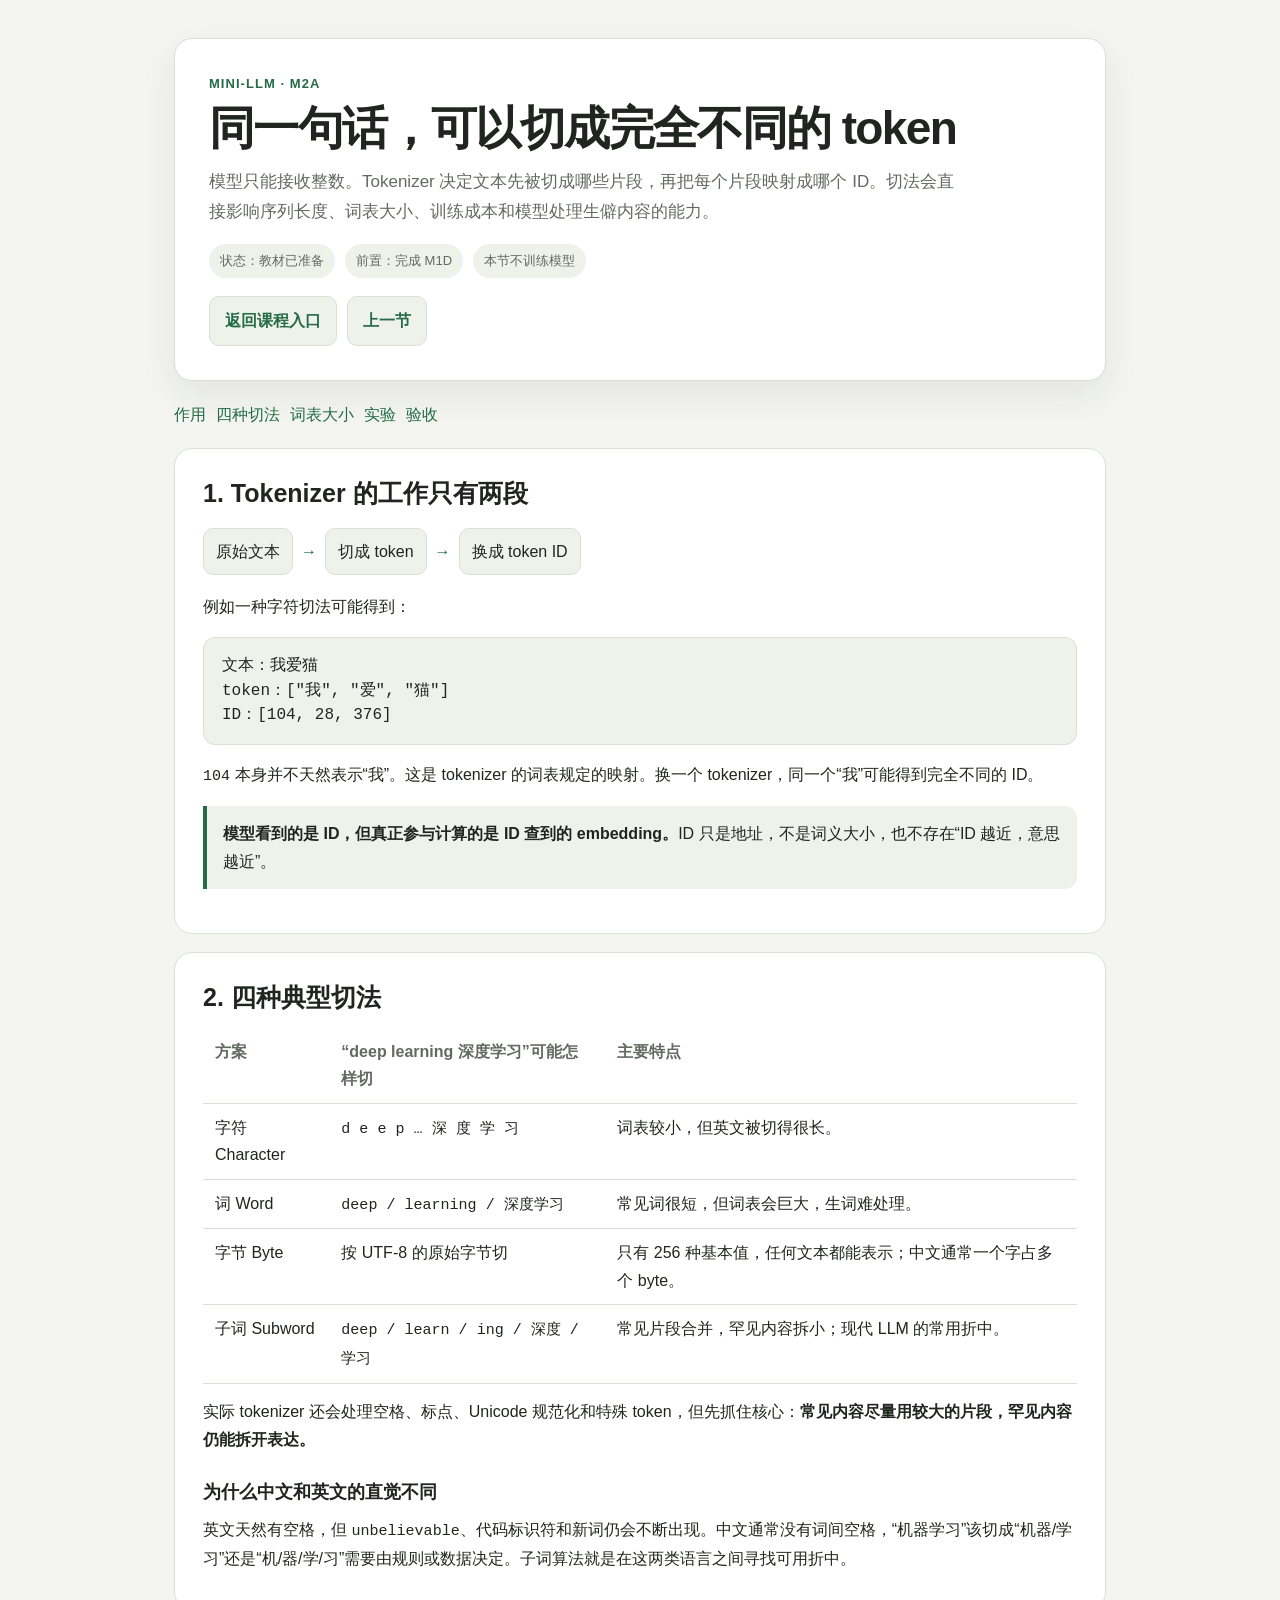
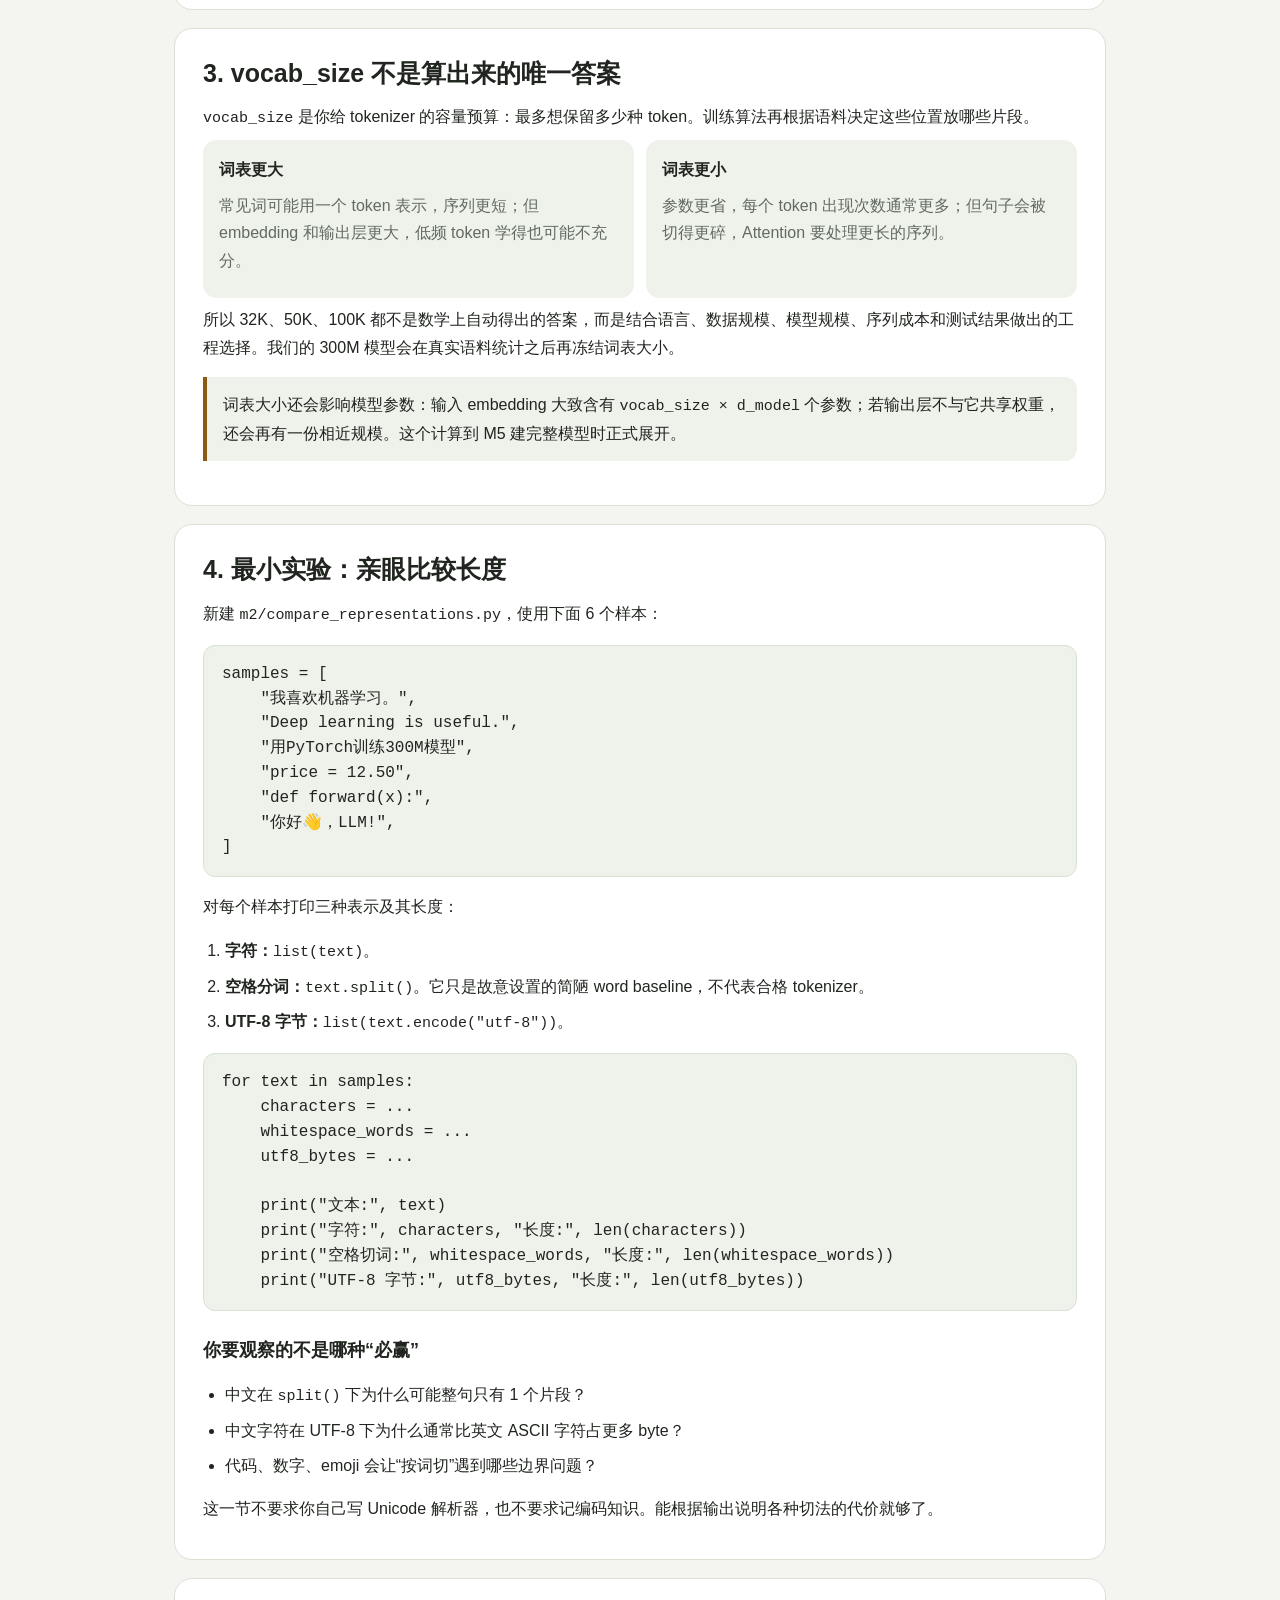
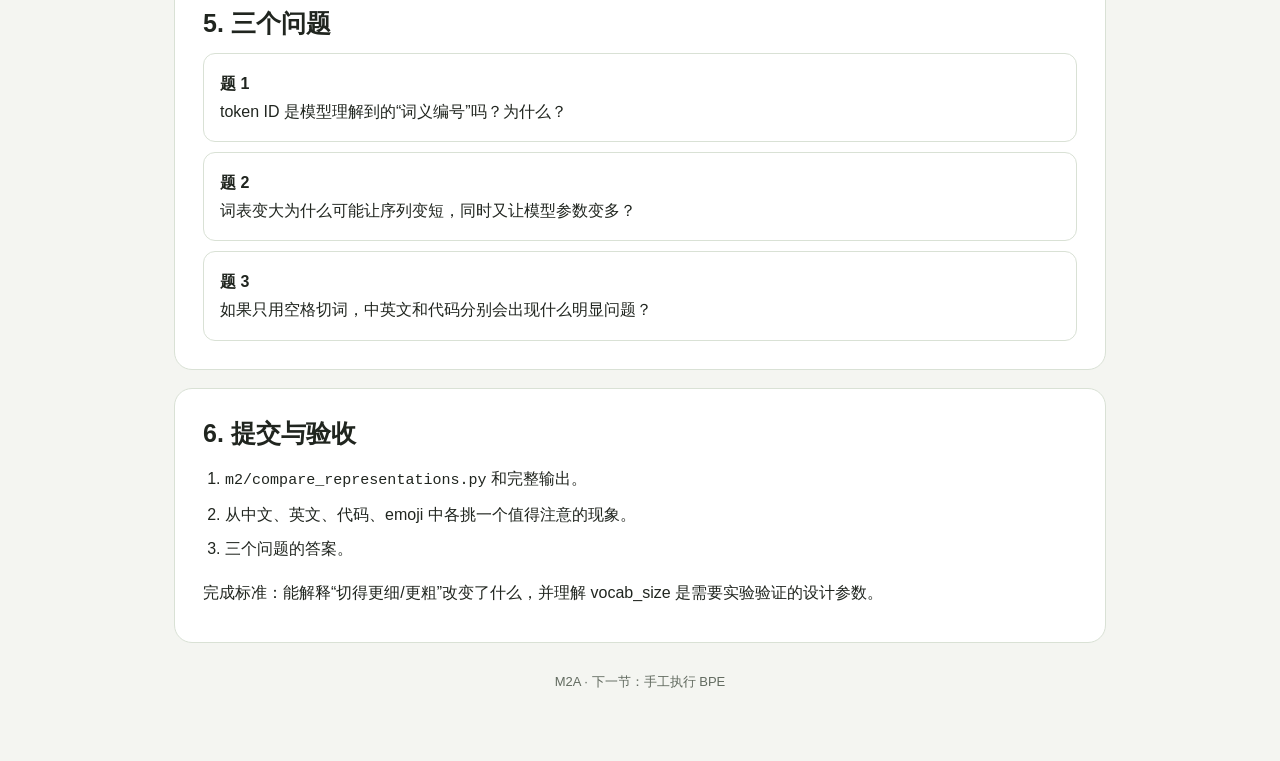
<file: M02A-tokenizer-map.html>
<!doctype html>
<html lang="zh-CN">
<head>
  <meta charset="utf-8">
  <meta name="viewport" content="width=device-width, initial-scale=1">
  <title>M2A · Tokenizer 地图</title>
<link rel="icon" href="assets/favicon.svg" type="image/svg+xml">
<link rel="icon" href="assets/favicon-32.png" type="image/png" sizes="32x32">
<link rel="apple-touch-icon" href="assets/favicon-180.png">

  <link rel="stylesheet" href="assets/course.css">
</head>
<body>
  <main class="shell">
    <header>
      <div class="eyebrow">MINI-LLM · M2A</div>
      <h1>同一句话，可以切成完全不同的 token</h1>
      <p class="lede">模型只能接收整数。Tokenizer 决定文本先被切成哪些片段，再把每个片段映射成哪个 ID。切法会直接影响序列长度、词表大小、训练成本和模型处理生僻内容的能力。</p>
      <div class="status"><span class="tag">状态：教材已准备</span><span class="tag">前置：完成 M1D</span><span class="tag">本节不训练模型</span></div>
      <div class="actions"><a class="button secondary" href="index.html">返回课程入口</a><a class="button secondary" href="M01D-trainable-bigram.html">上一节</a></div>
    </header>

    <nav class="jump"><a href="#job">作用</a><a href="#four">四种切法</a><a href="#vocab">词表大小</a><a href="#task">实验</a><a href="#submit">验收</a></nav>

    <section id="job">
      <h2>1. Tokenizer 的工作只有两段</h2>
      <div class="flow"><span>原始文本</span><b>→</b><span>切成 token</span><b>→</b><span>换成 token ID</span></div>
      <p>例如一种字符切法可能得到：</p>
      <pre>文本：我爱猫
token：["我", "爱", "猫"]
ID：[104, 28, 376]</pre>
      <p><code>104</code> 本身并不天然表示“我”。这是 tokenizer 的词表规定的映射。换一个 tokenizer，同一个“我”可能得到完全不同的 ID。</p>
      <div class="callout green"><strong>模型看到的是 ID，但真正参与计算的是 ID 查到的 embedding。</strong>ID 只是地址，不是词义大小，也不存在“ID 越近，意思越近”。</div>
    </section>

    <section id="four">
      <h2>2. 四种典型切法</h2>
      <table>
        <thead><tr><th>方案</th><th>“deep learning 深度学习”可能怎样切</th><th>主要特点</th></tr></thead>
        <tbody>
          <tr><td>字符 Character</td><td><code>d e e p … 深 度 学 习</code></td><td>词表较小，但英文被切得很长。</td></tr>
          <tr><td>词 Word</td><td><code>deep / learning / 深度学习</code></td><td>常见词很短，但词表会巨大，生词难处理。</td></tr>
          <tr><td>字节 Byte</td><td>按 UTF-8 的原始字节切</td><td>只有 256 种基本值，任何文本都能表示；中文通常一个字占多个 byte。</td></tr>
          <tr><td>子词 Subword</td><td><code>deep / learn / ing / 深度 / 学习</code></td><td>常见片段合并，罕见内容拆小；现代 LLM 的常用折中。</td></tr>
        </tbody>
      </table>
      <p>实际 tokenizer 还会处理空格、标点、Unicode 规范化和特殊 token，但先抓住核心：<strong>常见内容尽量用较大的片段，罕见内容仍能拆开表达。</strong></p>

      <h3>为什么中文和英文的直觉不同</h3>
      <p>英文天然有空格，但 <code>unbelievable</code>、代码标识符和新词仍会不断出现。中文通常没有词间空格，“机器学习”该切成“机器/学习”还是“机/器/学/习”需要由规则或数据决定。子词算法就是在这两类语言之间寻找可用折中。</p>
    </section>

    <section id="vocab">
      <h2>3. vocab_size 不是算出来的唯一答案</h2>
      <p><code>vocab_size</code> 是你给 tokenizer 的容量预算：最多想保留多少种 token。训练算法再根据语料决定这些位置放哪些片段。</p>
      <div class="grid">
        <div class="card"><strong>词表更大</strong><p>常见词可能用一个 token 表示，序列更短；但 embedding 和输出层更大，低频 token 学得也可能不充分。</p></div>
        <div class="card"><strong>词表更小</strong><p>参数更省，每个 token 出现次数通常更多；但句子会被切得更碎，Attention 要处理更长的序列。</p></div>
      </div>
      <p>所以 32K、50K、100K 都不是数学上自动得出的答案，而是结合语言、数据规模、模型规模、序列成本和测试结果做出的工程选择。我们的 300M 模型会在真实语料统计之后再冻结词表大小。</p>
      <div class="callout">词表大小还会影响模型参数：输入 embedding 大致含有 <code>vocab_size × d_model</code> 个参数；若输出层不与它共享权重，还会再有一份相近规模。这个计算到 M5 建完整模型时正式展开。</div>
    </section>

    <section id="task">
      <h2>4. 最小实验：亲眼比较长度</h2>
      <p>新建 <code>m2/compare_representations.py</code>，使用下面 6 个样本：</p>
      <pre>samples = [
    "我喜欢机器学习。",
    "Deep learning is useful.",
    "用PyTorch训练300M模型",
    "price = 12.50",
    "def forward(x):",
    "你好👋，LLM!",
]</pre>
      <p>对每个样本打印三种表示及其长度：</p>
      <ol>
        <li><strong>字符：</strong><code>list(text)</code>。</li>
        <li><strong>空格分词：</strong><code>text.split()</code>。它只是故意设置的简陋 word baseline，不代表合格 tokenizer。</li>
        <li><strong>UTF-8 字节：</strong><code>list(text.encode("utf-8"))</code>。</li>
      </ol>
      <pre>for text in samples:
    characters = ...
    whitespace_words = ...
    utf8_bytes = ...

    print("文本:", text)
    print("字符:", characters, "长度:", len(characters))
    print("空格切词:", whitespace_words, "长度:", len(whitespace_words))
    print("UTF-8 字节:", utf8_bytes, "长度:", len(utf8_bytes))</pre>
      <h3>你要观察的不是哪种“必赢”</h3>
      <ul>
        <li>中文在 <code>split()</code> 下为什么可能整句只有 1 个片段？</li>
        <li>中文字符在 UTF-8 下为什么通常比英文 ASCII 字符占更多 byte？</li>
        <li>代码、数字、emoji 会让“按词切”遇到哪些边界问题？</li>
      </ul>
      <p>这一节不要求你自己写 Unicode 解析器，也不要求记编码知识。能根据输出说明各种切法的代价就够了。</p>
    </section>

    <section>
      <h2>5. 三个问题</h2>
      <div class="question"><strong>题 1</strong><br>token ID 是模型理解到的“词义编号”吗？为什么？</div>
      <div class="question"><strong>题 2</strong><br>词表变大为什么可能让序列变短，同时又让模型参数变多？</div>
      <div class="question"><strong>题 3</strong><br>如果只用空格切词，中英文和代码分别会出现什么明显问题？</div>
    </section>

    <section id="submit">
      <h2>6. 提交与验收</h2>
      <ol>
        <li><code>m2/compare_representations.py</code> 和完整输出。</li>
        <li>从中文、英文、代码、emoji 中各挑一个值得注意的现象。</li>
        <li>三个问题的答案。</li>
      </ol>
      <p>完成标准：能解释“切得更细/更粗”改变了什么，并理解 vocab_size 是需要实验验证的设计参数。</p>
    </section>
    <footer>M2A · 下一节：手工执行 BPE</footer>
  </main>
</body>
</html>
</file>
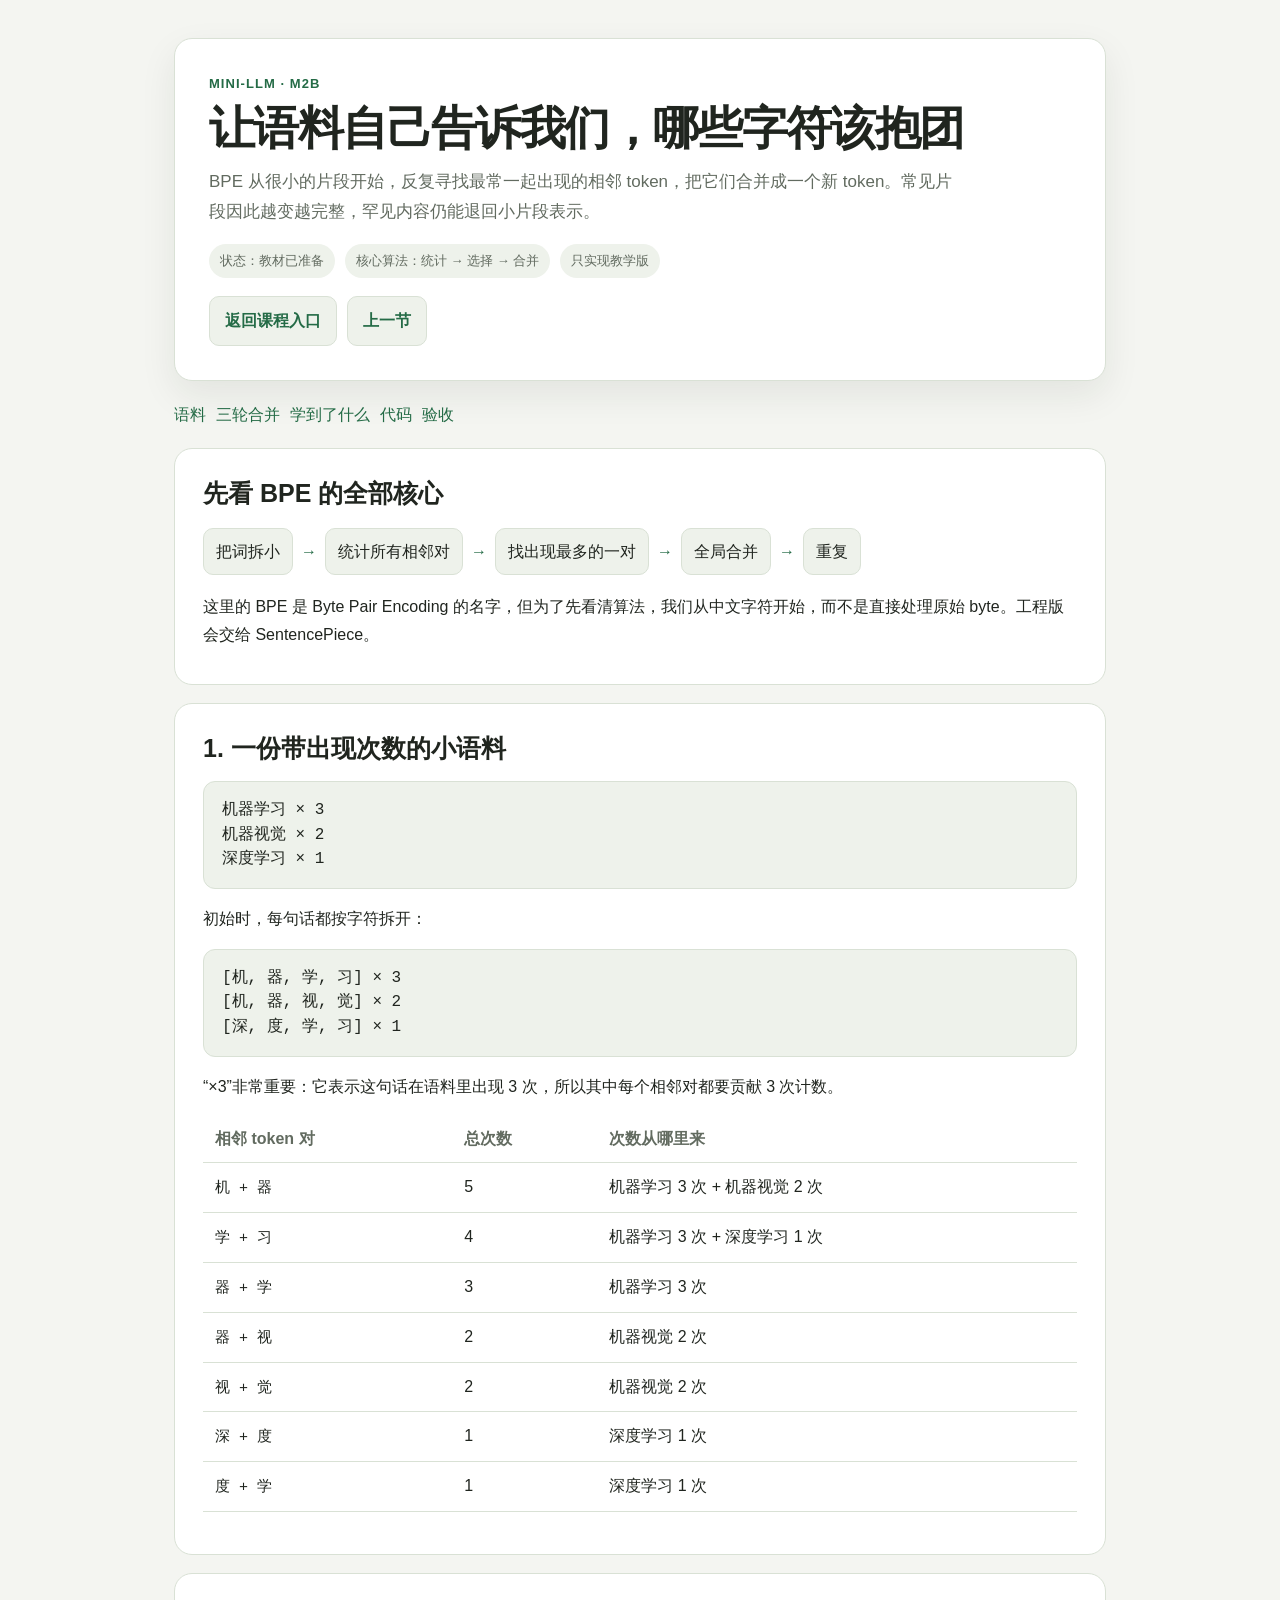
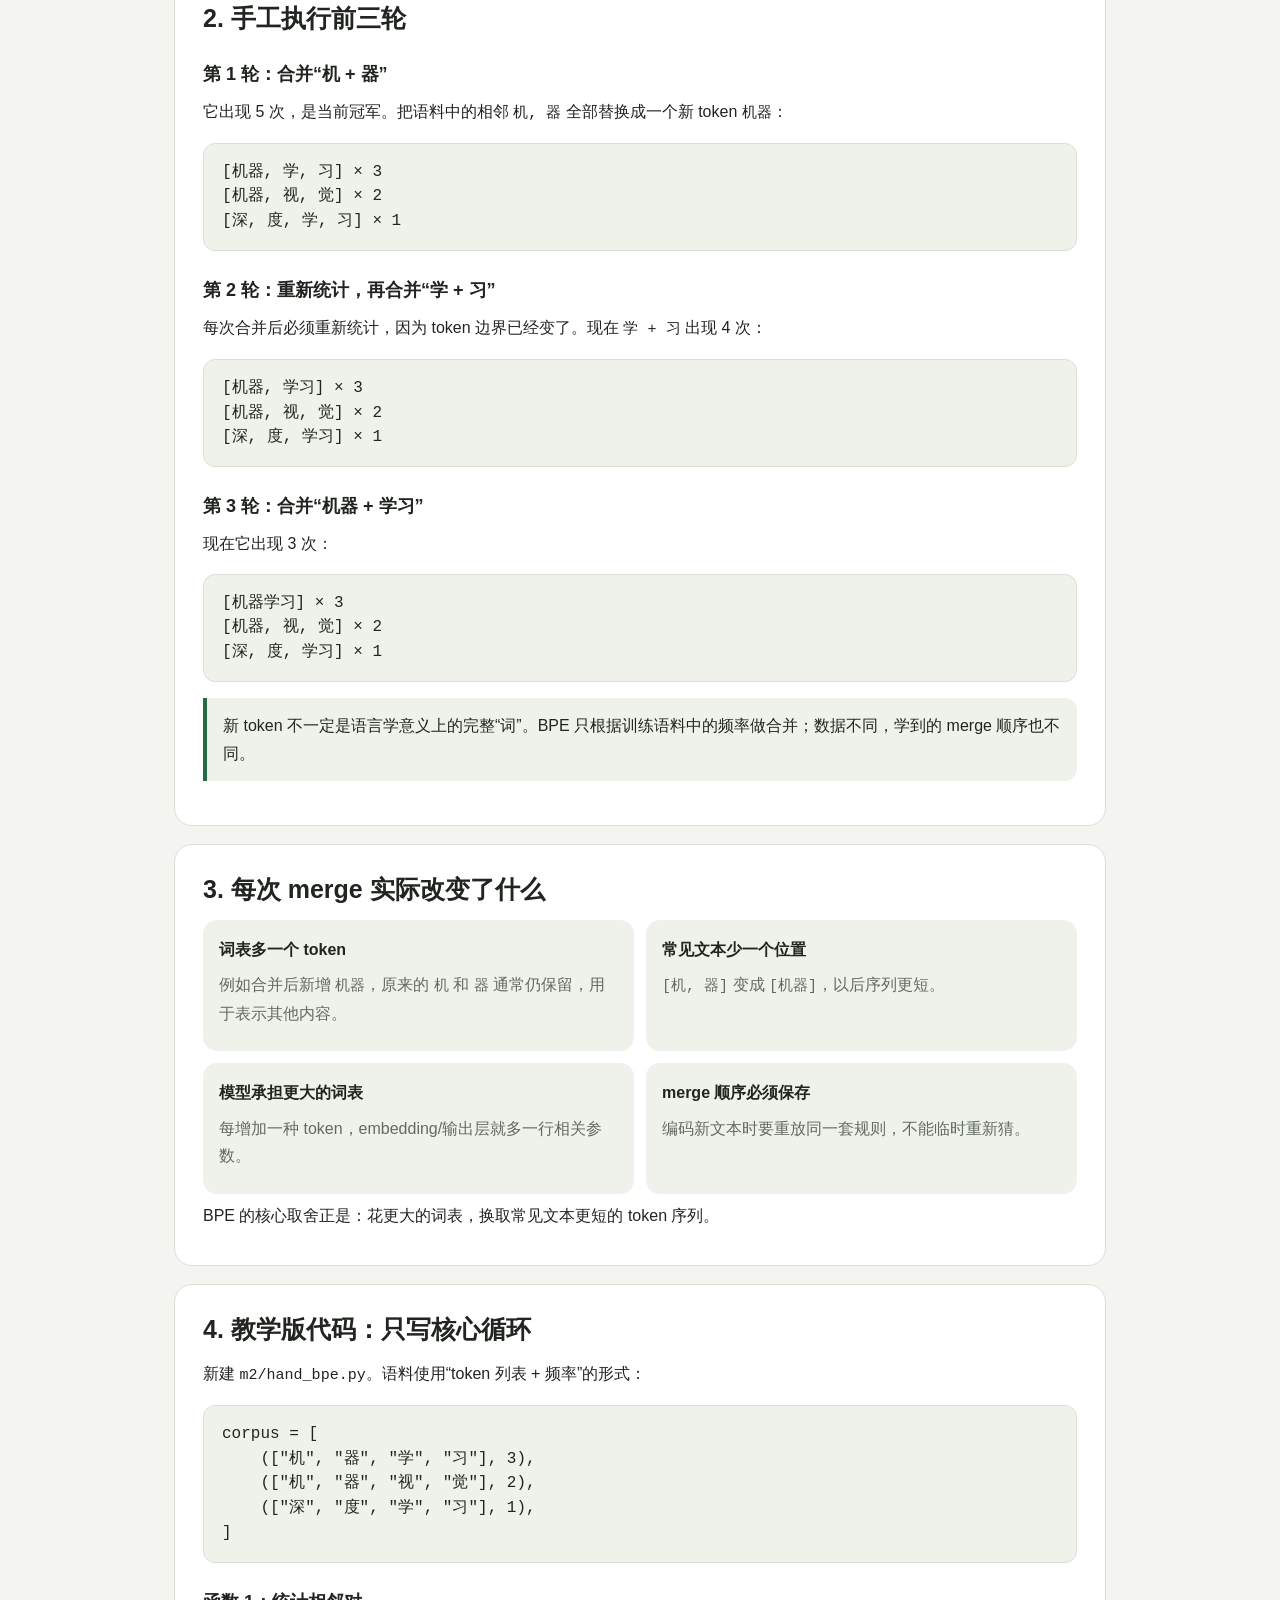
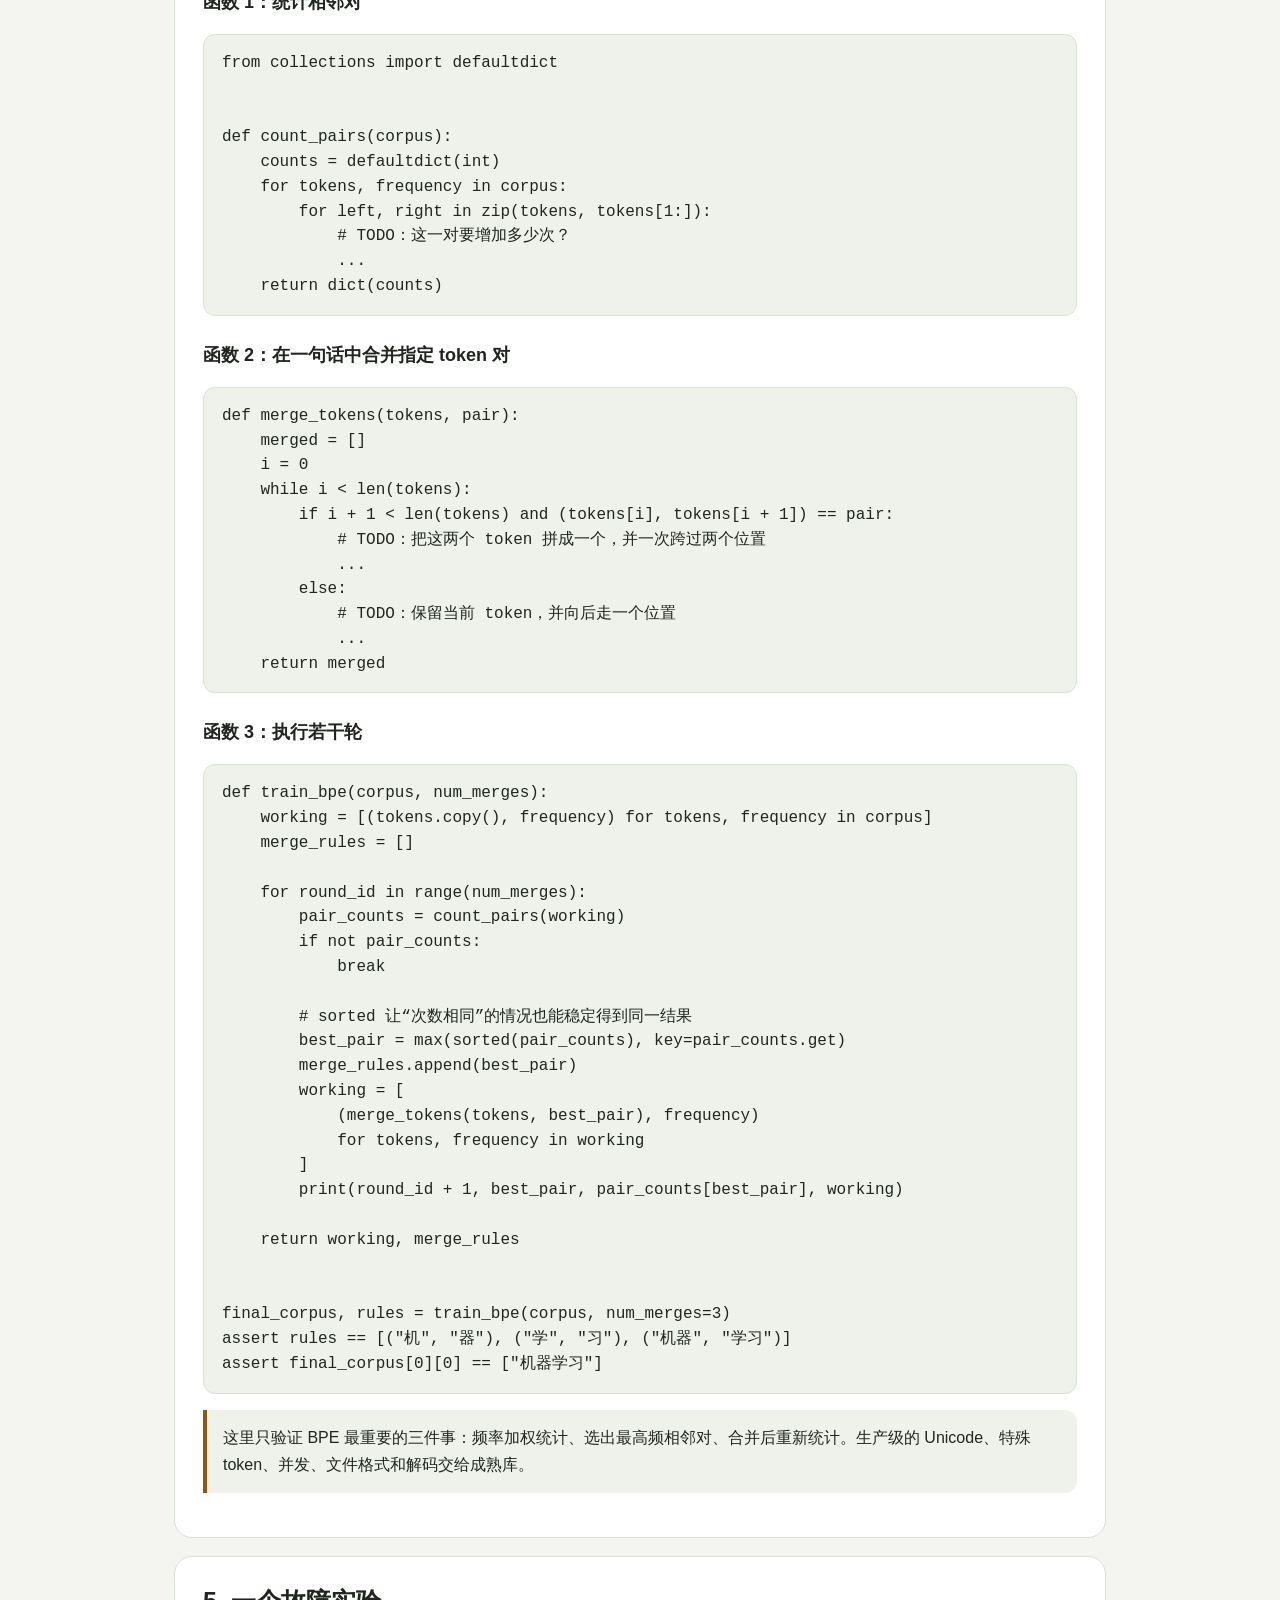
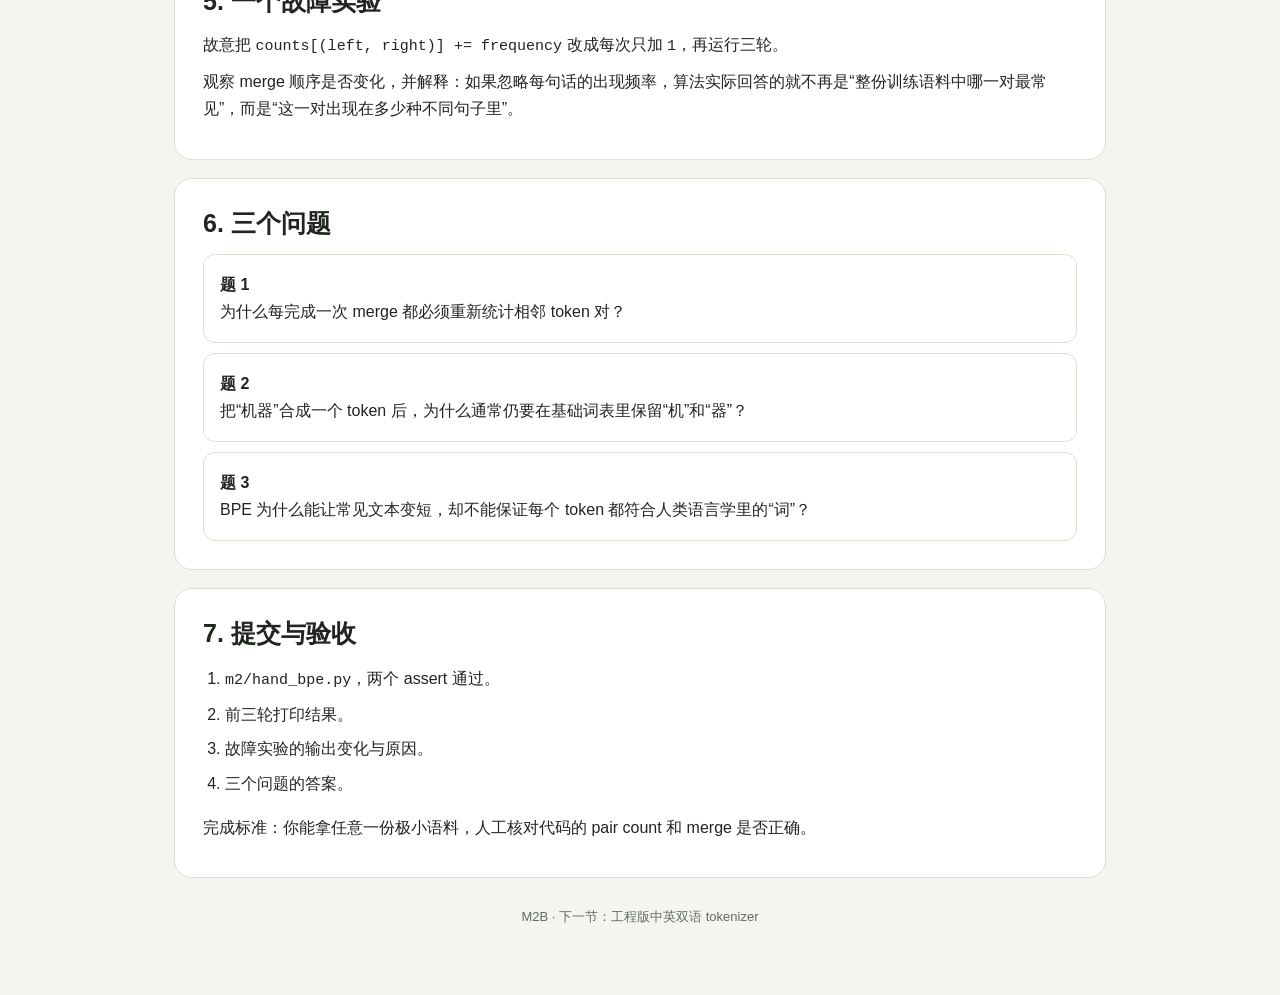
<file: M02B-hand-bpe.html>
<!doctype html>
<html lang="zh-CN">
<head>
  <meta charset="utf-8">
  <meta name="viewport" content="width=device-width, initial-scale=1">
  <title>M2B · 手工执行 BPE</title>
<link rel="icon" href="assets/favicon.svg" type="image/svg+xml">
<link rel="icon" href="assets/favicon-32.png" type="image/png" sizes="32x32">
<link rel="apple-touch-icon" href="assets/favicon-180.png">

  <link rel="stylesheet" href="assets/course.css">
</head>
<body>
  <main class="shell">
    <header>
      <div class="eyebrow">MINI-LLM · M2B</div>
      <h1>让语料自己告诉我们，哪些字符该抱团</h1>
      <p class="lede">BPE 从很小的片段开始，反复寻找最常一起出现的相邻 token，把它们合并成一个新 token。常见片段因此越变越完整，罕见内容仍能退回小片段表示。</p>
      <div class="status"><span class="tag">状态：教材已准备</span><span class="tag">核心算法：统计 → 选择 → 合并</span><span class="tag">只实现教学版</span></div>
      <div class="actions"><a class="button secondary" href="index.html">返回课程入口</a><a class="button secondary" href="M02A-tokenizer-map.html">上一节</a></div>
    </header>

    <nav class="jump"><a href="#corpus">语料</a><a href="#rounds">三轮合并</a><a href="#meaning">学到了什么</a><a href="#code">代码</a><a href="#submit">验收</a></nav>

    <section>
      <h2>先看 BPE 的全部核心</h2>
      <div class="flow"><span>把词拆小</span><b>→</b><span>统计所有相邻对</span><b>→</b><span>找出现最多的一对</span><b>→</b><span>全局合并</span><b>→</b><span>重复</span></div>
      <p>这里的 BPE 是 Byte Pair Encoding 的名字，但为了先看清算法，我们从中文字符开始，而不是直接处理原始 byte。工程版会交给 SentencePiece。</p>
    </section>

    <section id="corpus">
      <h2>1. 一份带出现次数的小语料</h2>
      <pre>机器学习 × 3
机器视觉 × 2
深度学习 × 1</pre>
      <p>初始时，每句话都按字符拆开：</p>
      <pre>[机, 器, 学, 习] × 3
[机, 器, 视, 觉] × 2
[深, 度, 学, 习] × 1</pre>
      <p>“×3”非常重要：它表示这句话在语料里出现 3 次，所以其中每个相邻对都要贡献 3 次计数。</p>
      <table>
        <thead><tr><th>相邻 token 对</th><th>总次数</th><th>次数从哪里来</th></tr></thead>
        <tbody>
          <tr><td><code>机 + 器</code></td><td>5</td><td>机器学习 3 次 + 机器视觉 2 次</td></tr>
          <tr><td><code>学 + 习</code></td><td>4</td><td>机器学习 3 次 + 深度学习 1 次</td></tr>
          <tr><td><code>器 + 学</code></td><td>3</td><td>机器学习 3 次</td></tr>
          <tr><td><code>器 + 视</code></td><td>2</td><td>机器视觉 2 次</td></tr>
          <tr><td><code>视 + 觉</code></td><td>2</td><td>机器视觉 2 次</td></tr>
          <tr><td><code>深 + 度</code></td><td>1</td><td>深度学习 1 次</td></tr>
          <tr><td><code>度 + 学</code></td><td>1</td><td>深度学习 1 次</td></tr>
        </tbody>
      </table>
    </section>

    <section id="rounds">
      <h2>2. 手工执行前三轮</h2>
      <h3>第 1 轮：合并“机 + 器”</h3>
      <p>它出现 5 次，是当前冠军。把语料中的相邻 <code>机, 器</code> 全部替换成一个新 token <code>机器</code>：</p>
      <pre>[机器, 学, 习] × 3
[机器, 视, 觉] × 2
[深, 度, 学, 习] × 1</pre>

      <h3>第 2 轮：重新统计，再合并“学 + 习”</h3>
      <p>每次合并后必须重新统计，因为 token 边界已经变了。现在 <code>学 + 习</code> 出现 4 次：</p>
      <pre>[机器, 学习] × 3
[机器, 视, 觉] × 2
[深, 度, 学习] × 1</pre>

      <h3>第 3 轮：合并“机器 + 学习”</h3>
      <p>现在它出现 3 次：</p>
      <pre>[机器学习] × 3
[机器, 视, 觉] × 2
[深, 度, 学习] × 1</pre>
      <div class="callout green">新 token 不一定是语言学意义上的完整“词”。BPE 只根据训练语料中的频率做合并；数据不同，学到的 merge 顺序也不同。</div>
    </section>

    <section id="meaning">
      <h2>3. 每次 merge 实际改变了什么</h2>
      <div class="grid">
        <div class="card"><strong>词表多一个 token</strong><p>例如合并后新增 <code>机器</code>，原来的 <code>机</code> 和 <code>器</code> 通常仍保留，用于表示其他内容。</p></div>
        <div class="card"><strong>常见文本少一个位置</strong><p><code>[机, 器]</code> 变成 <code>[机器]</code>，以后序列更短。</p></div>
        <div class="card"><strong>模型承担更大的词表</strong><p>每增加一种 token，embedding/输出层就多一行相关参数。</p></div>
        <div class="card"><strong>merge 顺序必须保存</strong><p>编码新文本时要重放同一套规则，不能临时重新猜。</p></div>
      </div>
      <p>BPE 的核心取舍正是：花更大的词表，换取常见文本更短的 token 序列。</p>
    </section>

    <section id="code">
      <h2>4. 教学版代码：只写核心循环</h2>
      <p>新建 <code>m2/hand_bpe.py</code>。语料使用“token 列表 + 频率”的形式：</p>
      <pre>corpus = [
    (["机", "器", "学", "习"], 3),
    (["机", "器", "视", "觉"], 2),
    (["深", "度", "学", "习"], 1),
]</pre>

      <h3>函数 1：统计相邻对</h3>
      <pre>from collections import defaultdict


def count_pairs(corpus):
    counts = defaultdict(int)
    for tokens, frequency in corpus:
        for left, right in zip(tokens, tokens[1:]):
            # TODO：这一对要增加多少次？
            ...
    return dict(counts)</pre>

      <h3>函数 2：在一句话中合并指定 token 对</h3>
      <pre>def merge_tokens(tokens, pair):
    merged = []
    i = 0
    while i &lt; len(tokens):
        if i + 1 &lt; len(tokens) and (tokens[i], tokens[i + 1]) == pair:
            # TODO：把这两个 token 拼成一个，并一次跨过两个位置
            ...
        else:
            # TODO：保留当前 token，并向后走一个位置
            ...
    return merged</pre>

      <h3>函数 3：执行若干轮</h3>
      <pre>def train_bpe(corpus, num_merges):
    working = [(tokens.copy(), frequency) for tokens, frequency in corpus]
    merge_rules = []

    for round_id in range(num_merges):
        pair_counts = count_pairs(working)
        if not pair_counts:
            break

        # sorted 让“次数相同”的情况也能稳定得到同一结果
        best_pair = max(sorted(pair_counts), key=pair_counts.get)
        merge_rules.append(best_pair)
        working = [
            (merge_tokens(tokens, best_pair), frequency)
            for tokens, frequency in working
        ]
        print(round_id + 1, best_pair, pair_counts[best_pair], working)

    return working, merge_rules


final_corpus, rules = train_bpe(corpus, num_merges=3)
assert rules == [("机", "器"), ("学", "习"), ("机器", "学习")]
assert final_corpus[0][0] == ["机器学习"]</pre>
      <div class="callout">这里只验证 BPE 最重要的三件事：频率加权统计、选出最高频相邻对、合并后重新统计。生产级的 Unicode、特殊 token、并发、文件格式和解码交给成熟库。</div>
    </section>

    <section>
      <h2>5. 一个故障实验</h2>
      <p>故意把 <code>counts[(left, right)] += frequency</code> 改成每次只加 <code>1</code>，再运行三轮。</p>
      <p>观察 merge 顺序是否变化，并解释：如果忽略每句话的出现频率，算法实际回答的就不再是“整份训练语料中哪一对最常见”，而是“这一对出现在多少种不同句子里”。</p>
    </section>

    <section>
      <h2>6. 三个问题</h2>
      <div class="question"><strong>题 1</strong><br>为什么每完成一次 merge 都必须重新统计相邻 token 对？</div>
      <div class="question"><strong>题 2</strong><br>把“机器”合成一个 token 后，为什么通常仍要在基础词表里保留“机”和“器”？</div>
      <div class="question"><strong>题 3</strong><br>BPE 为什么能让常见文本变短，却不能保证每个 token 都符合人类语言学里的“词”？</div>
    </section>

    <section id="submit">
      <h2>7. 提交与验收</h2>
      <ol>
        <li><code>m2/hand_bpe.py</code>，两个 assert 通过。</li>
        <li>前三轮打印结果。</li>
        <li>故障实验的输出变化与原因。</li>
        <li>三个问题的答案。</li>
      </ol>
      <p>完成标准：你能拿任意一份极小语料，人工核对代码的 pair count 和 merge 是否正确。</p>
    </section>
    <footer>M2B · 下一节：工程版中英双语 tokenizer</footer>
  </main>
</body>
</html>
</file>
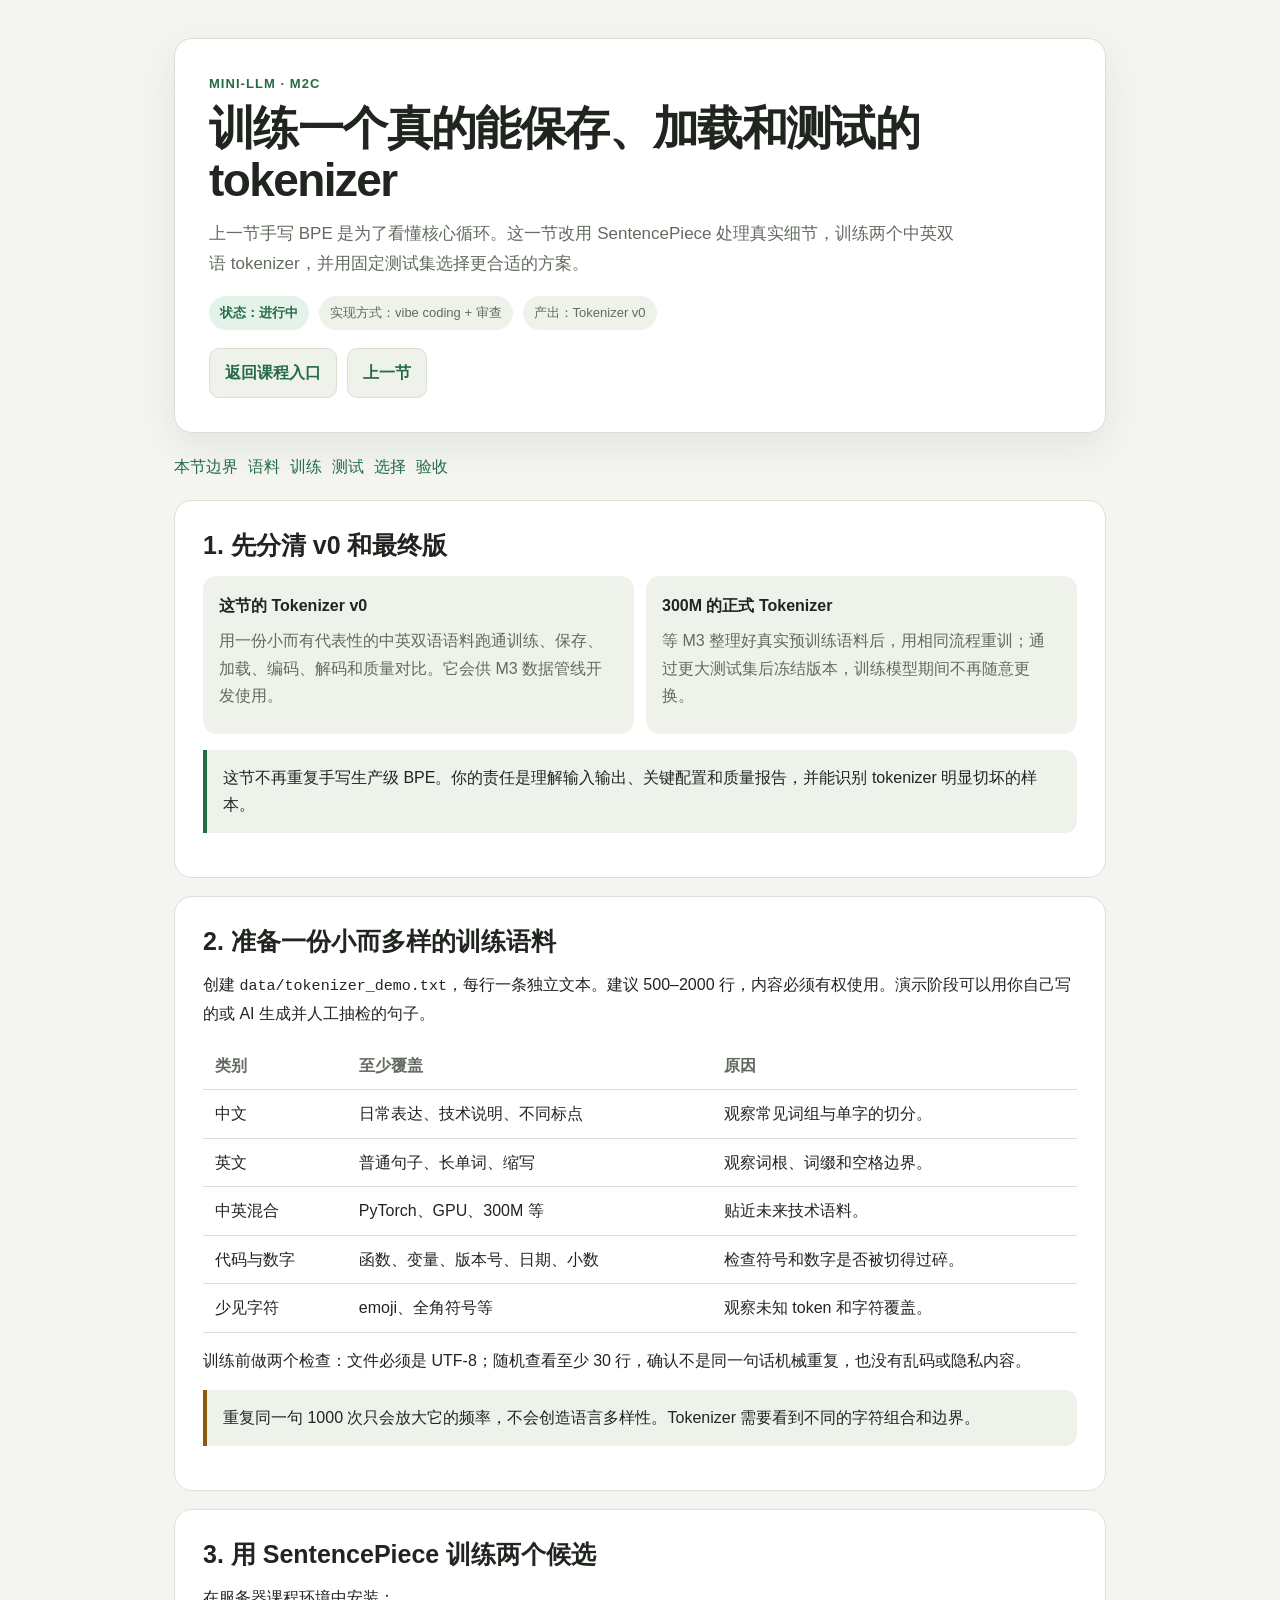
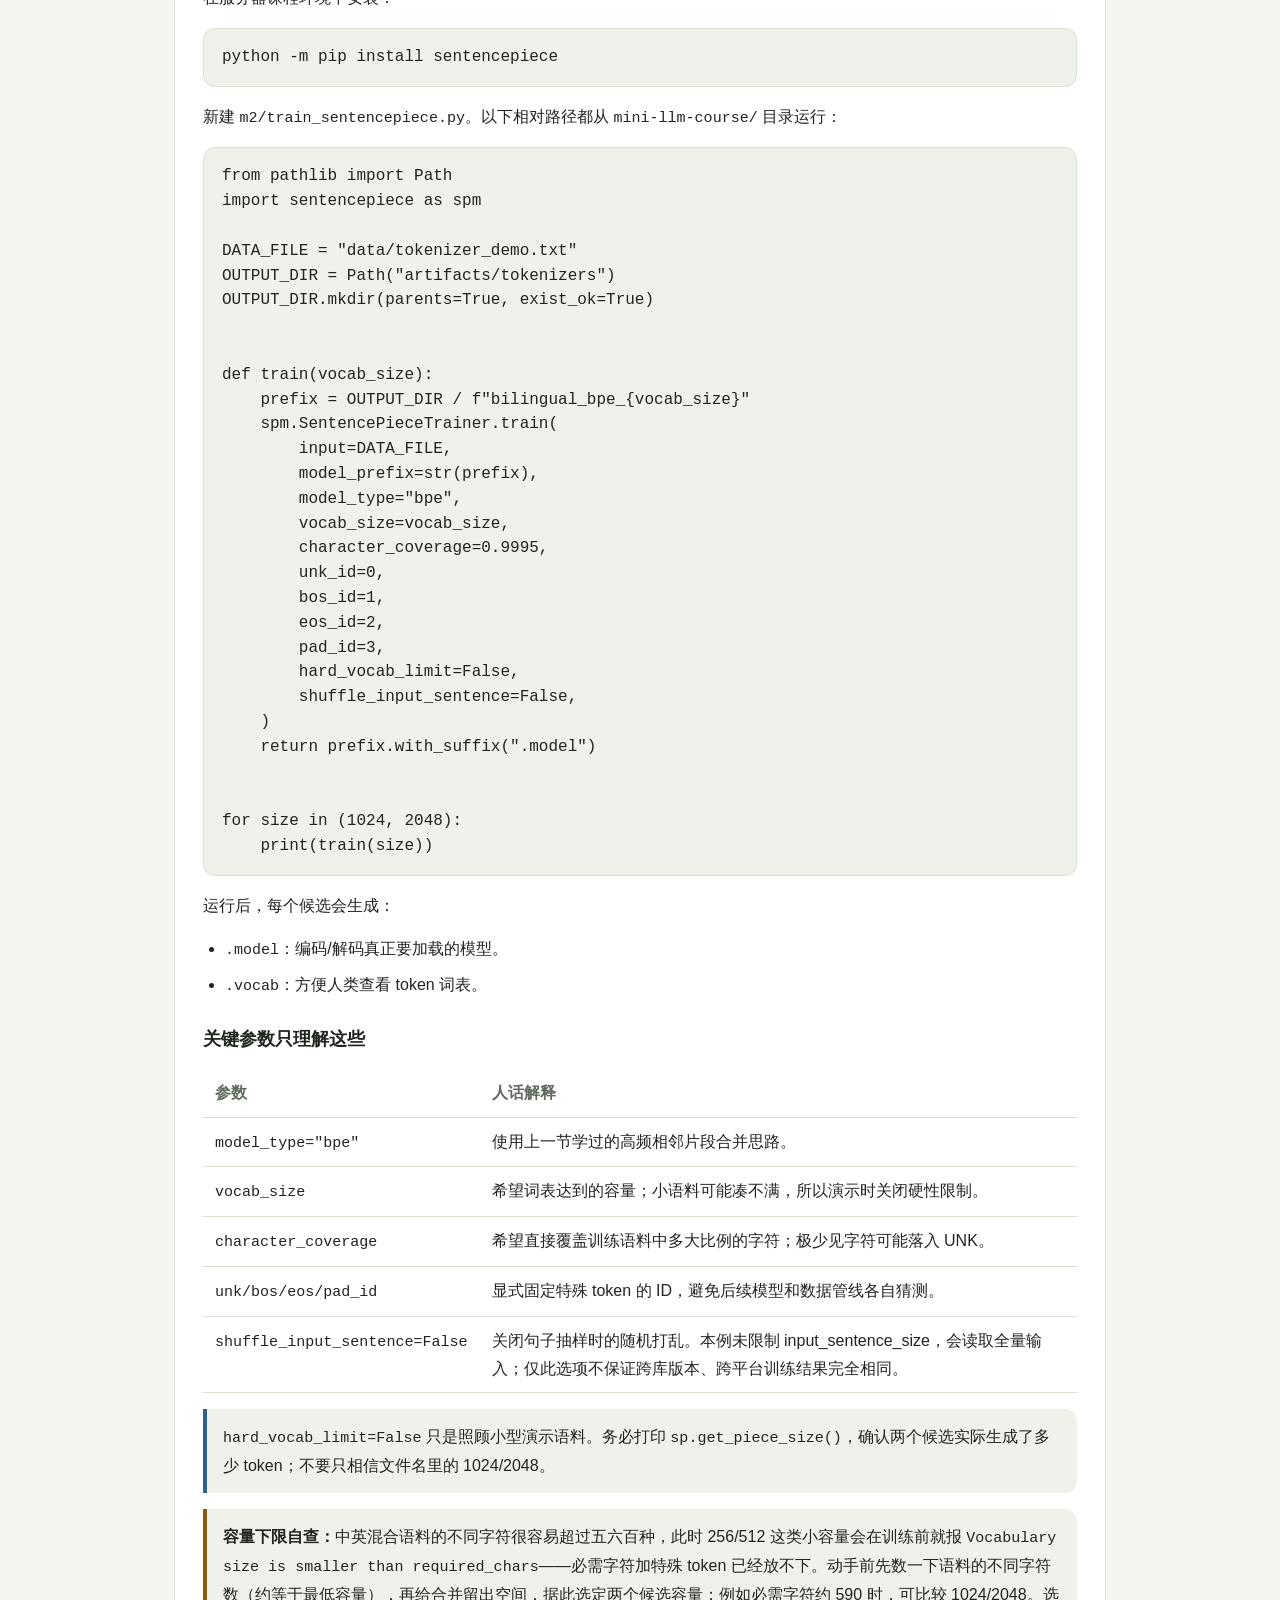
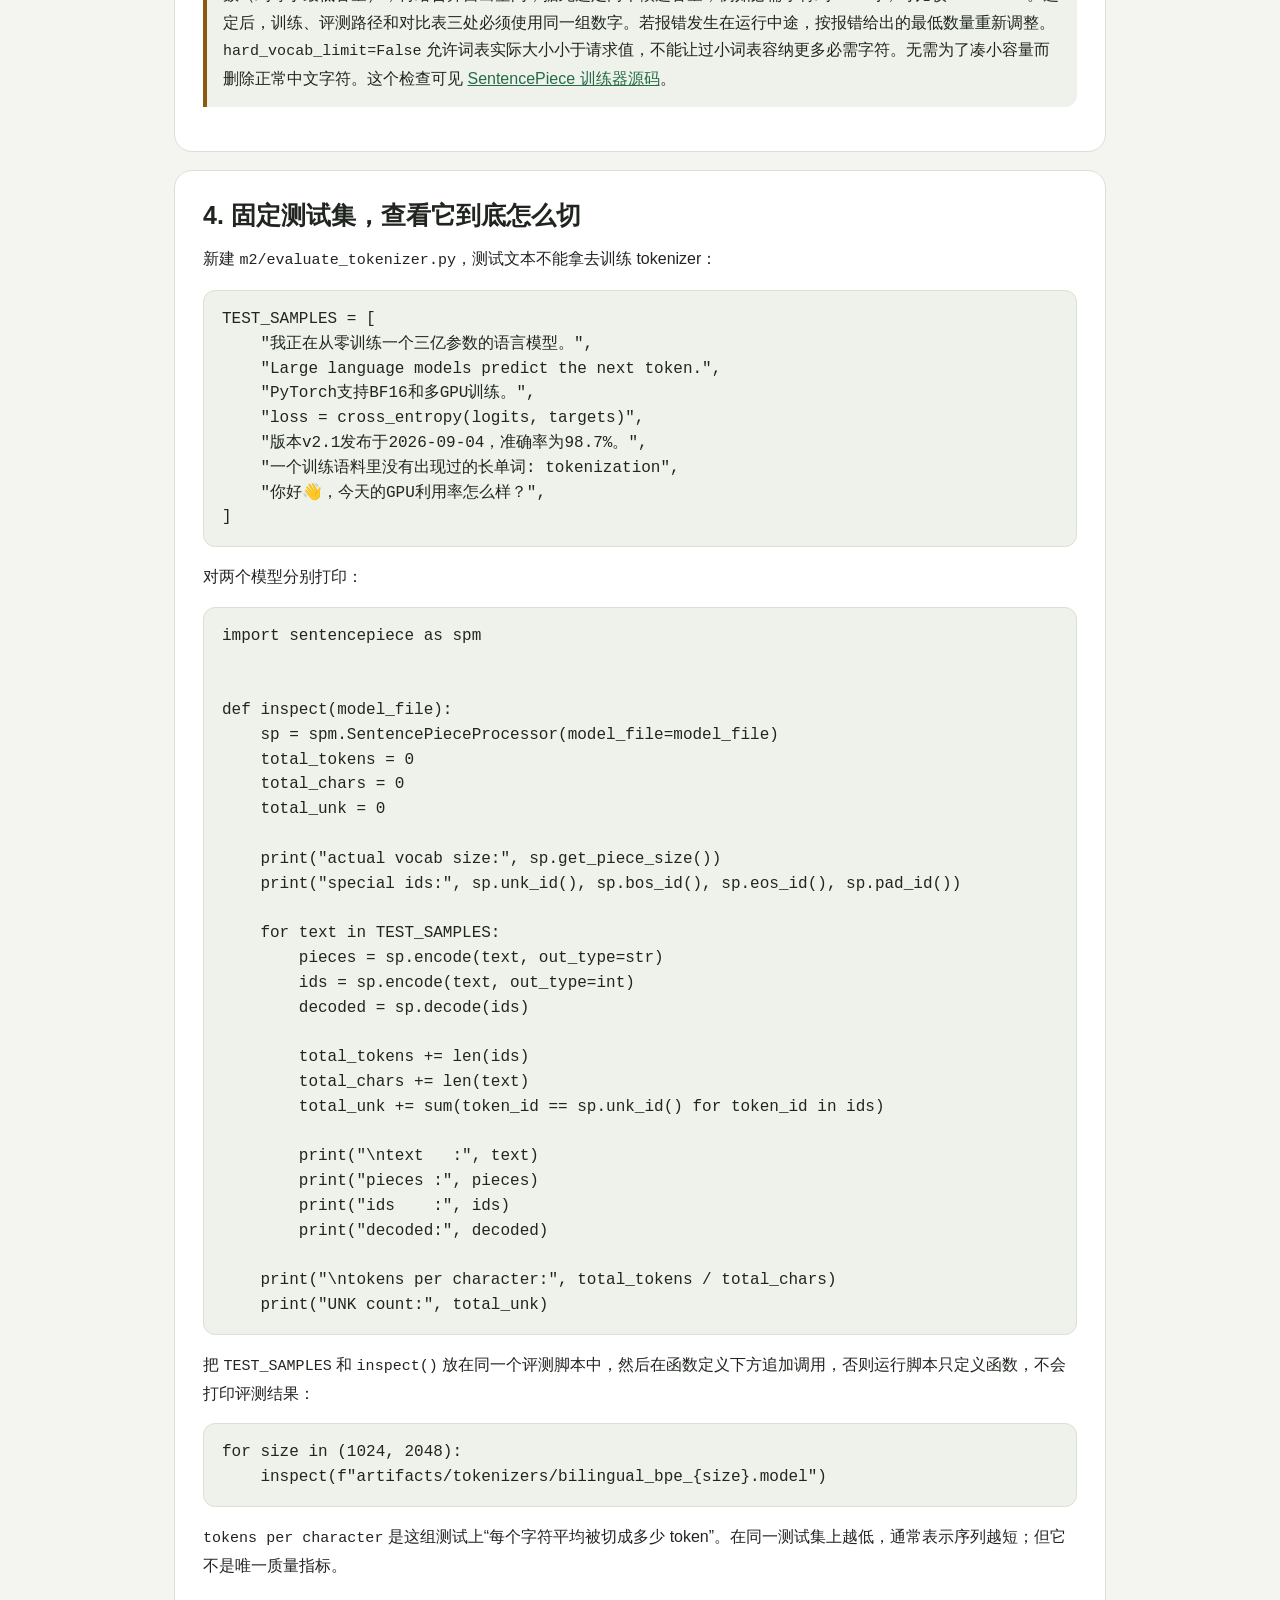
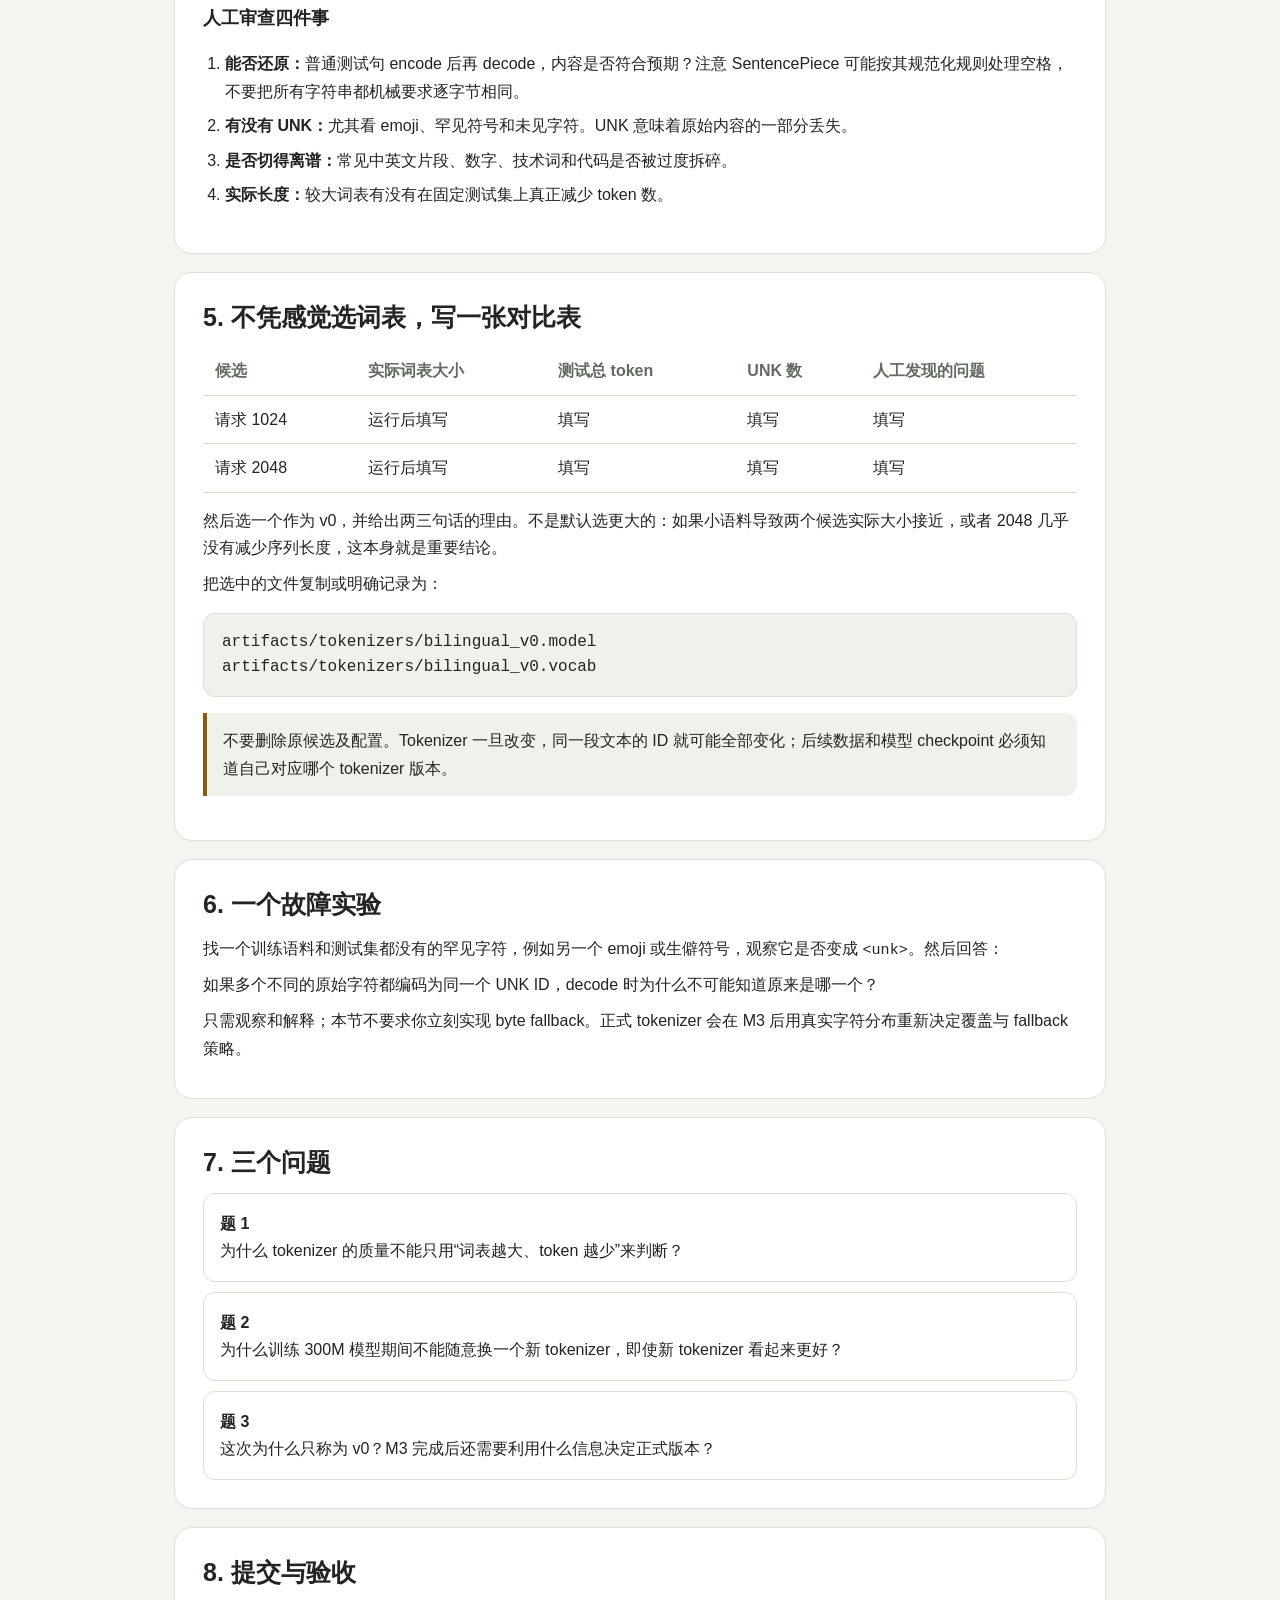
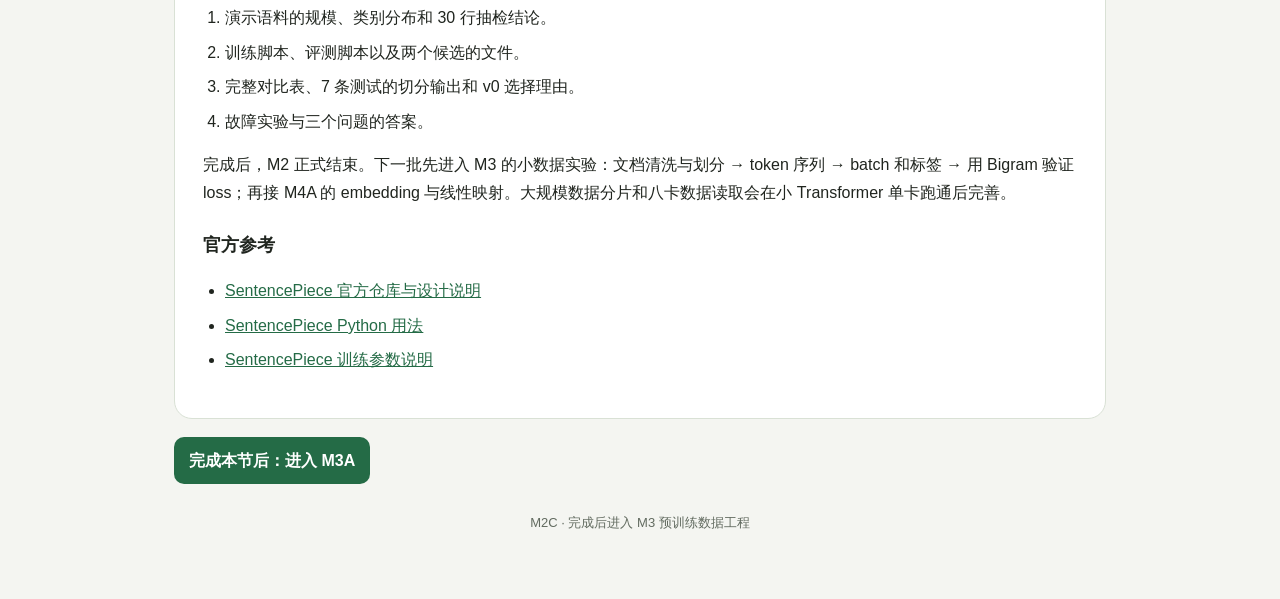
<file: M02C-train-bilingual-tokenizer.html>
<!doctype html>
<html lang="zh-CN">
<head>
  <meta charset="utf-8">
  <meta name="viewport" content="width=device-width, initial-scale=1">
  <title>M2C · 中英双语 Tokenizer</title>
  <link rel="stylesheet" href="assets/course.css">
  <link rel="icon" href="assets/favicon.svg" type="image/svg+xml">
  <link rel="icon" href="assets/favicon-32.png" type="image/png" sizes="32x32">
  <link rel="apple-touch-icon" href="assets/favicon-180.png">

</head>
<body>
  <main class="shell">
    <header>
      <div class="eyebrow">MINI-LLM · M2C</div>
      <h1>训练一个真的能保存、加载和测试的 tokenizer</h1>
      <p class="lede">上一节手写 BPE 是为了看懂核心循环。这一节改用 SentencePiece 处理真实细节，训练两个中英双语 tokenizer，并用固定测试集选择更合适的方案。</p>
      <div class="status"><span class="tag current">状态：进行中</span><span class="tag">实现方式：vibe coding + 审查</span><span class="tag">产出：Tokenizer v0</span></div>
      <div class="actions"><a class="button secondary" href="index.html">返回课程入口</a><a class="button secondary" href="M02B-hand-bpe.html">上一节</a></div>
    </header>

    <nav class="jump"><a href="#scope">本节边界</a><a href="#data">语料</a><a href="#train">训练</a><a href="#inspect">测试</a><a href="#choose">选择</a><a href="#submit">验收</a></nav>

    <section id="scope">
      <h2>1. 先分清 v0 和最终版</h2>
      <div class="grid">
        <div class="card"><strong>这节的 Tokenizer v0</strong><p>用一份小而有代表性的中英双语语料跑通训练、保存、加载、编码、解码和质量对比。它会供 M3 数据管线开发使用。</p></div>
        <div class="card"><strong>300M 的正式 Tokenizer</strong><p>等 M3 整理好真实预训练语料后，用相同流程重训；通过更大测试集后冻结版本，训练模型期间不再随意更换。</p></div>
      </div>
      <div class="callout green">这节不再重复手写生产级 BPE。你的责任是理解输入输出、关键配置和质量报告，并能识别 tokenizer 明显切坏的样本。</div>
    </section>

    <section id="data">
      <h2>2. 准备一份小而多样的训练语料</h2>
      <p>创建 <code>data/tokenizer_demo.txt</code>，每行一条独立文本。建议 500–2000 行，内容必须有权使用。演示阶段可以用你自己写的或 AI 生成并人工抽检的句子。</p>
      <table>
        <thead><tr><th>类别</th><th>至少覆盖</th><th>原因</th></tr></thead>
        <tbody>
          <tr><td>中文</td><td>日常表达、技术说明、不同标点</td><td>观察常见词组与单字的切分。</td></tr>
          <tr><td>英文</td><td>普通句子、长单词、缩写</td><td>观察词根、词缀和空格边界。</td></tr>
          <tr><td>中英混合</td><td>PyTorch、GPU、300M 等</td><td>贴近未来技术语料。</td></tr>
          <tr><td>代码与数字</td><td>函数、变量、版本号、日期、小数</td><td>检查符号和数字是否被切得过碎。</td></tr>
          <tr><td>少见字符</td><td>emoji、全角符号等</td><td>观察未知 token 和字符覆盖。</td></tr>
        </tbody>
      </table>
      <p>训练前做两个检查：文件必须是 UTF-8；随机查看至少 30 行，确认不是同一句话机械重复，也没有乱码或隐私内容。</p>
      <div class="callout">重复同一句 1000 次只会放大它的频率，不会创造语言多样性。Tokenizer 需要看到不同的字符组合和边界。</div>
    </section>

    <section id="train">
      <h2>3. 用 SentencePiece 训练两个候选</h2>
      <p>在服务器课程环境中安装：</p>
      <pre>python -m pip install sentencepiece</pre>
      <p>新建 <code>m2/train_sentencepiece.py</code>。以下相对路径都从 <code>mini-llm-course/</code> 目录运行：</p>
      <pre>from pathlib import Path
import sentencepiece as spm

DATA_FILE = "data/tokenizer_demo.txt"
OUTPUT_DIR = Path("artifacts/tokenizers")
OUTPUT_DIR.mkdir(parents=True, exist_ok=True)


def train(vocab_size):
    prefix = OUTPUT_DIR / f"bilingual_bpe_{vocab_size}"
    spm.SentencePieceTrainer.train(
        input=DATA_FILE,
        model_prefix=str(prefix),
        model_type="bpe",
        vocab_size=vocab_size,
        character_coverage=0.9995,
        unk_id=0,
        bos_id=1,
        eos_id=2,
        pad_id=3,
        hard_vocab_limit=False,
        shuffle_input_sentence=False,
    )
    return prefix.with_suffix(".model")


for size in (1024, 2048):
    print(train(size))</pre>
      <p>运行后，每个候选会生成：</p>
      <ul>
        <li><code>.model</code>：编码/解码真正要加载的模型。</li>
        <li><code>.vocab</code>：方便人类查看 token 词表。</li>
      </ul>

      <h3>关键参数只理解这些</h3>
      <table>
        <thead><tr><th>参数</th><th>人话解释</th></tr></thead>
        <tbody>
          <tr><td><code>model_type="bpe"</code></td><td>使用上一节学过的高频相邻片段合并思路。</td></tr>
          <tr><td><code>vocab_size</code></td><td>希望词表达到的容量；小语料可能凑不满，所以演示时关闭硬性限制。</td></tr>
          <tr><td><code>character_coverage</code></td><td>希望直接覆盖训练语料中多大比例的字符；极少见字符可能落入 UNK。</td></tr>
          <tr><td><code>unk/bos/eos/pad_id</code></td><td>显式固定特殊 token 的 ID，避免后续模型和数据管线各自猜测。</td></tr>
          <tr><td><code>shuffle_input_sentence=False</code></td><td>关闭句子抽样时的随机打乱。本例未限制 input_sentence_size，会读取全量输入；仅此选项不保证跨库版本、跨平台训练结果完全相同。</td></tr>
        </tbody>
      </table>
      <div class="callout blue"><code>hard_vocab_limit=False</code> 只是照顾小型演示语料。务必打印 <code>sp.get_piece_size()</code>，确认两个候选实际生成了多少 token；不要只相信文件名里的 1024/2048。</div>
      <div class="callout"><strong>容量下限自查：</strong>中英混合语料的不同字符很容易超过五六百种，此时 256/512 这类小容量会在训练前就报 <code>Vocabulary size is smaller than required_chars</code>——必需字符加特殊 token 已经放不下。动手前先数一下语料的不同字符数（约等于最低容量），再给合并留出空间，据此选定两个候选容量；例如必需字符约 590 时，可比较 1024/2048。选定后，训练、评测路径和对比表三处必须使用同一组数字。若报错发生在运行中途，按报错给出的最低数量重新调整。<code>hard_vocab_limit=False</code> 允许词表实际大小小于请求值，不能让过小词表容纳更多必需字符。无需为了凑小容量而删除正常中文字符。这个检查可见 <a href="https://github.com/google/sentencepiece/blob/master/src/trainer_interface.cc">SentencePiece 训练器源码</a>。</div>
    </section>

    <section id="inspect">
      <h2>4. 固定测试集，查看它到底怎么切</h2>
      <p>新建 <code>m2/evaluate_tokenizer.py</code>，测试文本不能拿去训练 tokenizer：</p>
      <pre>TEST_SAMPLES = [
    "我正在从零训练一个三亿参数的语言模型。",
    "Large language models predict the next token.",
    "PyTorch支持BF16和多GPU训练。",
    "loss = cross_entropy(logits, targets)",
    "版本v2.1发布于2026-09-04，准确率为98.7%。",
    "一个训练语料里没有出现过的长单词: tokenization",
    "你好👋，今天的GPU利用率怎么样？",
]</pre>
      <p>对两个模型分别打印：</p>
      <pre>import sentencepiece as spm


def inspect(model_file):
    sp = spm.SentencePieceProcessor(model_file=model_file)
    total_tokens = 0
    total_chars = 0
    total_unk = 0

    print("actual vocab size:", sp.get_piece_size())
    print("special ids:", sp.unk_id(), sp.bos_id(), sp.eos_id(), sp.pad_id())

    for text in TEST_SAMPLES:
        pieces = sp.encode(text, out_type=str)
        ids = sp.encode(text, out_type=int)
        decoded = sp.decode(ids)

        total_tokens += len(ids)
        total_chars += len(text)
        total_unk += sum(token_id == sp.unk_id() for token_id in ids)

        print("\ntext   :", text)
        print("pieces :", pieces)
        print("ids    :", ids)
        print("decoded:", decoded)

    print("\ntokens per character:", total_tokens / total_chars)
    print("UNK count:", total_unk)</pre>
      <p>把 <code>TEST_SAMPLES</code> 和 <code>inspect()</code> 放在同一个评测脚本中，然后在函数定义下方追加调用，否则运行脚本只定义函数，不会打印评测结果：</p>
      <pre>for size in (1024, 2048):
    inspect(f"artifacts/tokenizers/bilingual_bpe_{size}.model")</pre>
      <p><code>tokens per character</code> 是这组测试上“每个字符平均被切成多少 token”。在同一测试集上越低，通常表示序列越短；但它不是唯一质量指标。</p>

      <h3>人工审查四件事</h3>
      <ol>
        <li><strong>能否还原：</strong>普通测试句 encode 后再 decode，内容是否符合预期？注意 SentencePiece 可能按其规范化规则处理空格，不要把所有字符串都机械要求逐字节相同。</li>
        <li><strong>有没有 UNK：</strong>尤其看 emoji、罕见符号和未见字符。UNK 意味着原始内容的一部分丢失。</li>
        <li><strong>是否切得离谱：</strong>常见中英文片段、数字、技术词和代码是否被过度拆碎。</li>
        <li><strong>实际长度：</strong>较大词表有没有在固定测试集上真正减少 token 数。</li>
      </ol>
    </section>

    <section id="choose">
      <h2>5. 不凭感觉选词表，写一张对比表</h2>
      <table>
        <thead><tr><th>候选</th><th>实际词表大小</th><th>测试总 token</th><th>UNK 数</th><th>人工发现的问题</th></tr></thead>
        <tbody>
          <tr><td>请求 1024</td><td>运行后填写</td><td>填写</td><td>填写</td><td>填写</td></tr>
          <tr><td>请求 2048</td><td>运行后填写</td><td>填写</td><td>填写</td><td>填写</td></tr>
        </tbody>
      </table>
      <p>然后选一个作为 v0，并给出两三句话的理由。不是默认选更大的：如果小语料导致两个候选实际大小接近，或者 2048 几乎没有减少序列长度，这本身就是重要结论。</p>
      <p>把选中的文件复制或明确记录为：</p>
      <pre>artifacts/tokenizers/bilingual_v0.model
artifacts/tokenizers/bilingual_v0.vocab</pre>
      <div class="callout">不要删除原候选及配置。Tokenizer 一旦改变，同一段文本的 ID 就可能全部变化；后续数据和模型 checkpoint 必须知道自己对应哪个 tokenizer 版本。</div>
    </section>

    <section>
      <h2>6. 一个故障实验</h2>
      <p>找一个训练语料和测试集都没有的罕见字符，例如另一个 emoji 或生僻符号，观察它是否变成 <code>&lt;unk&gt;</code>。然后回答：</p>
      <p>如果多个不同的原始字符都编码为同一个 UNK ID，decode 时为什么不可能知道原来是哪一个？</p>
      <p>只需观察和解释；本节不要求你立刻实现 byte fallback。正式 tokenizer 会在 M3 后用真实字符分布重新决定覆盖与 fallback 策略。</p>
    </section>

    <section>
      <h2>7. 三个问题</h2>
      <div class="question"><strong>题 1</strong><br>为什么 tokenizer 的质量不能只用“词表越大、token 越少”来判断？</div>
      <div class="question"><strong>题 2</strong><br>为什么训练 300M 模型期间不能随意换一个新 tokenizer，即使新 tokenizer 看起来更好？</div>
      <div class="question"><strong>题 3</strong><br>这次为什么只称为 v0？M3 完成后还需要利用什么信息决定正式版本？</div>
    </section>

    <section id="submit">
      <h2>8. 提交与验收</h2>
      <ol>
        <li>演示语料的规模、类别分布和 30 行抽检结论。</li>
        <li>训练脚本、评测脚本以及两个候选的文件。</li>
        <li>完整对比表、7 条测试的切分输出和 v0 选择理由。</li>
        <li>故障实验与三个问题的答案。</li>
      </ol>
      <p>完成后，M2 正式结束。下一批先进入 M3 的小数据实验：文档清洗与划分 → token 序列 → batch 和标签 → 用 Bigram 验证 loss；再接 M4A 的 embedding 与线性映射。大规模数据分片和八卡数据读取会在小 Transformer 单卡跑通后完善。</p>
      <h3>官方参考</h3>
      <ul>
        <li><a href="https://github.com/google/sentencepiece">SentencePiece 官方仓库与设计说明</a></li>
        <li><a href="https://github.com/google/sentencepiece/blob/master/python/README.md">SentencePiece Python 用法</a></li>
        <li><a href="https://github.com/google/sentencepiece/blob/master/doc/options.md">SentencePiece 训练参数说明</a></li>
      </ul>
    </section>
    <div class="actions"><a class="button" href="M03A-prepare-documents.html">完成本节后：进入 M3A</a></div>
    <footer>M2C · 完成后进入 M3 预训练数据工程</footer>
  </main>
</body>
</html>
</file>
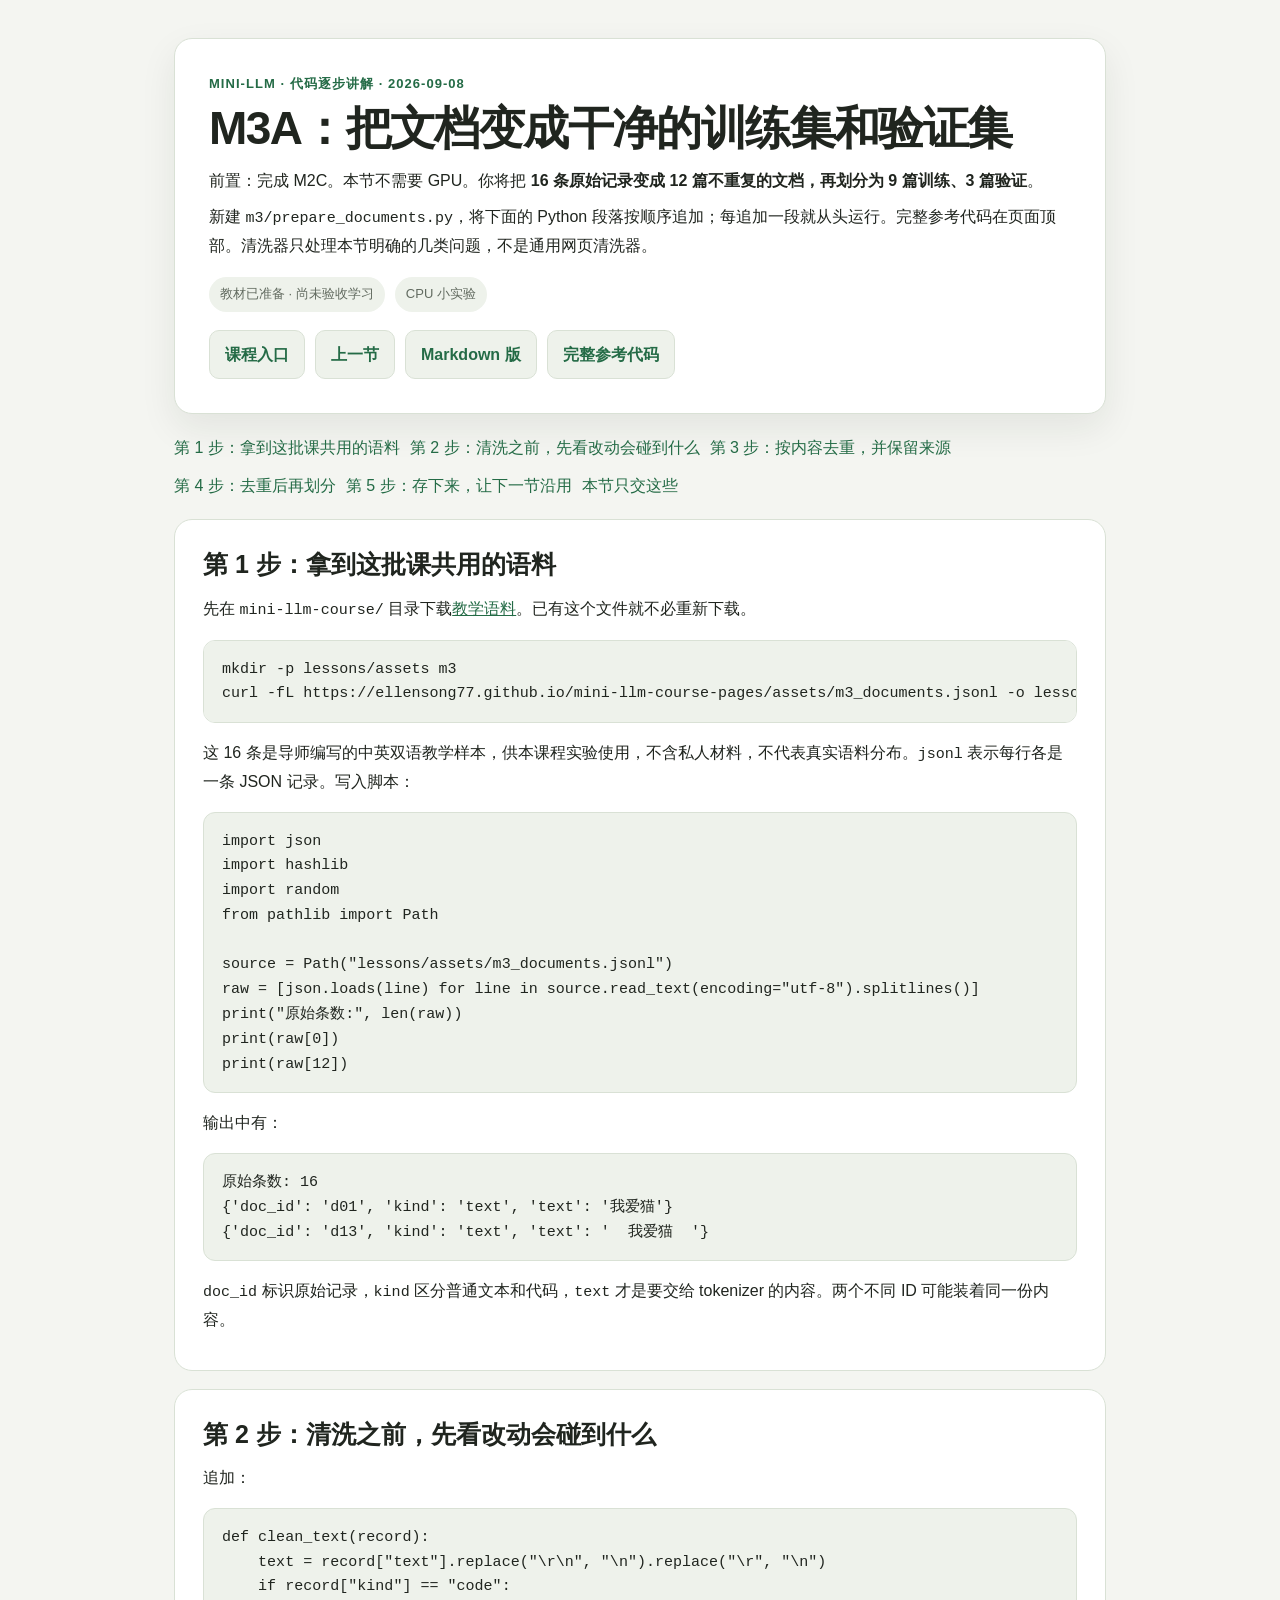
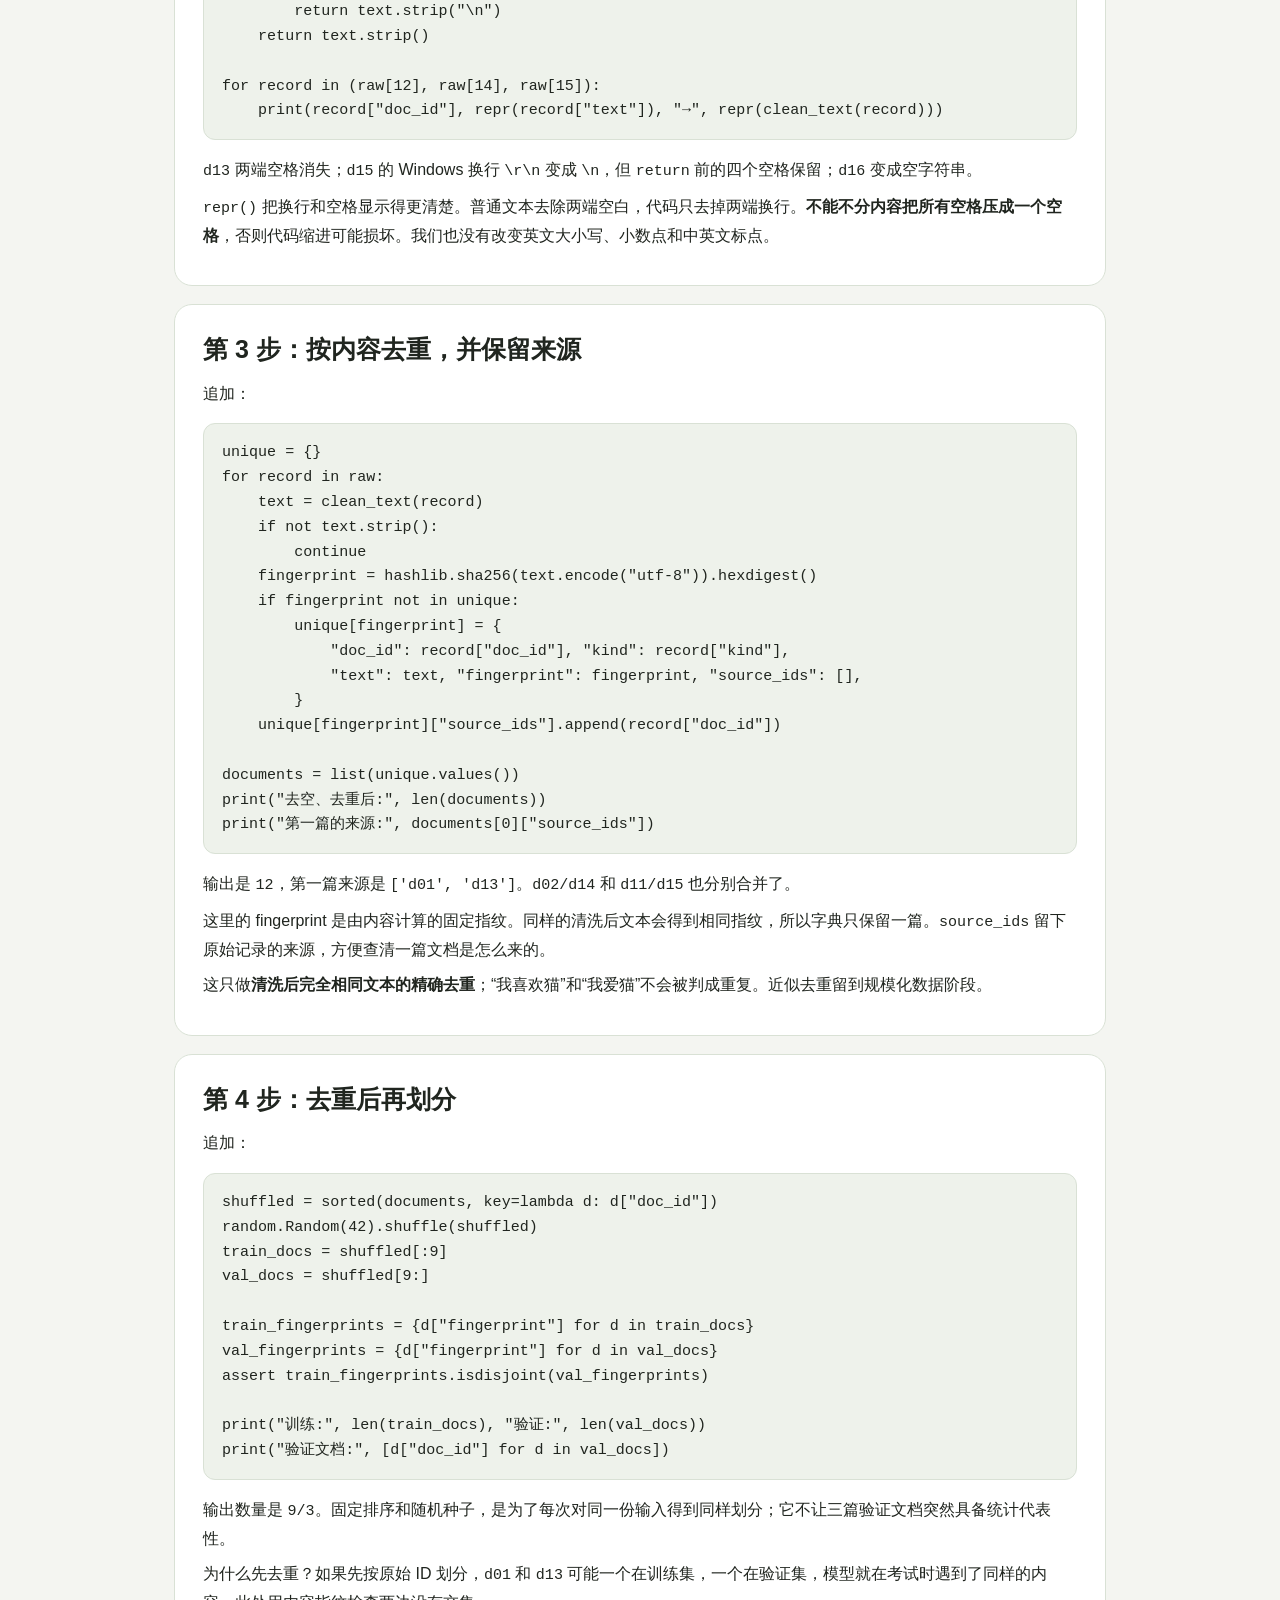
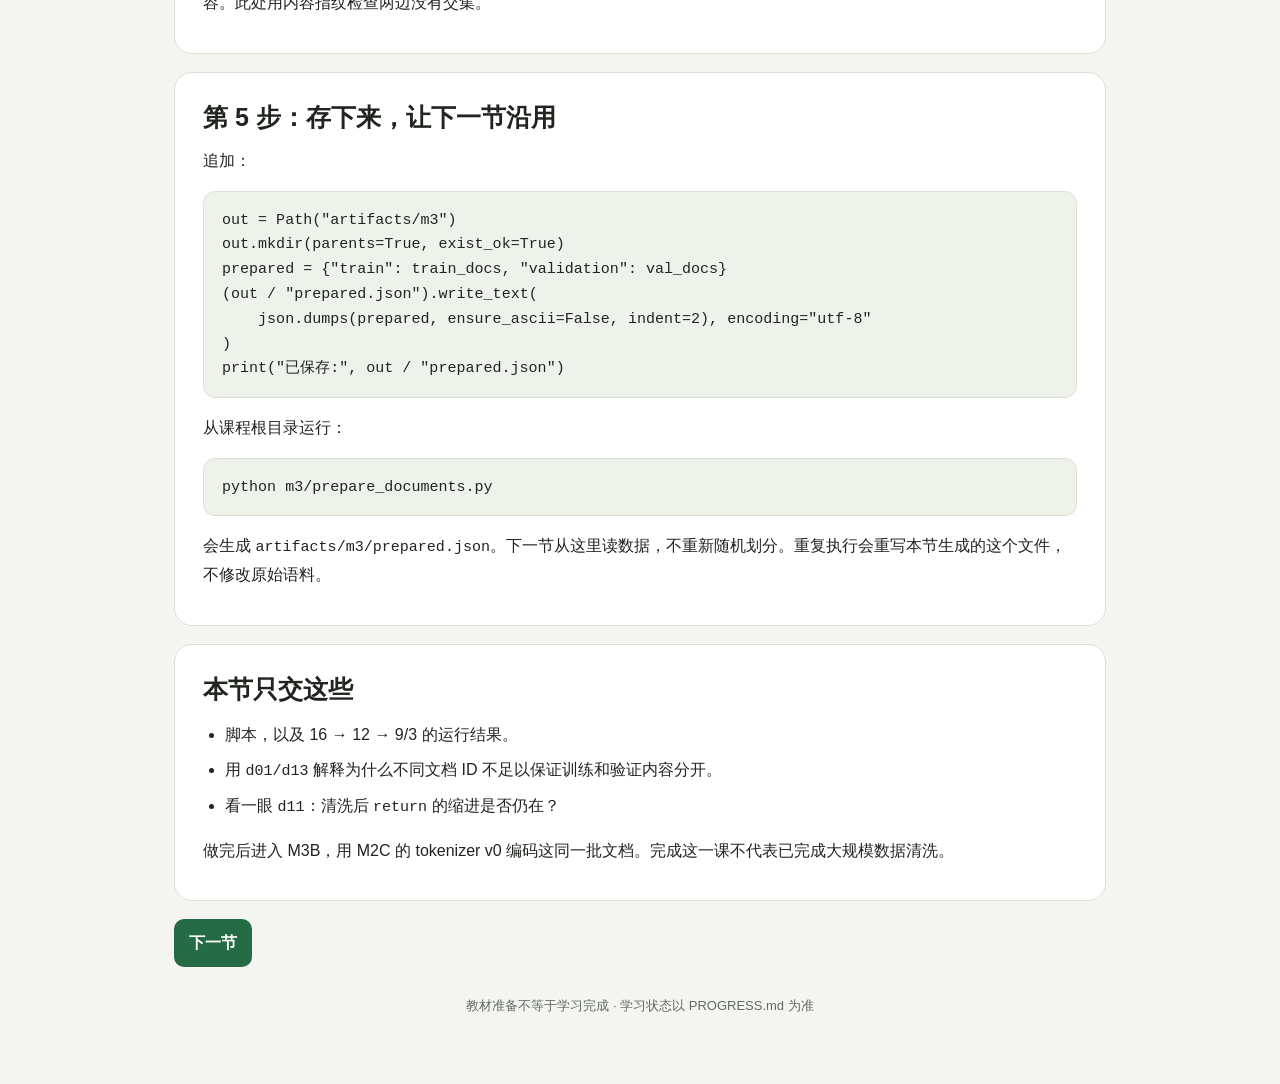
<file: M03A-prepare-documents.html>
<!doctype html>
<html lang="zh-CN"><head><meta charset="utf-8">
<meta name="viewport" content="width=device-width, initial-scale=1">
<title>M3A：把文档变成干净的训练集和验证集</title><link rel="stylesheet" href="assets/course.css">
<link rel="icon" href="assets/favicon.svg" type="image/svg+xml"></head>
<body><main class="shell"><header><div class="eyebrow">MINI-LLM · 代码逐步讲解 · 2026-09-08</div>
<h1>M3A：把文档变成干净的训练集和验证集</h1>
<p>前置：完成 M2C。本节不需要 GPU。你将把 <strong>16 条原始记录变成 12 篇不重复的文档，再划分为 9 篇训练、3 篇验证</strong>。</p>
<p>新建 <code>m3/prepare_documents.py</code>，将下面的 Python 段落按顺序追加；每追加一段就从头运行。完整参考代码在页面顶部。清洗器只处理本节明确的几类问题，不是通用网页清洗器。</p>

<div class="status"><span class="tag">教材已准备 · 尚未验收学习</span><span class="tag">CPU 小实验</span></div>
<div class="actions"><a class="button secondary" href="index.html">课程入口</a>
<a class="button secondary" href="M02C-train-bilingual-tokenizer.html">上一节</a>
<a class="button secondary" href="M03A-prepare-documents.md">Markdown 版</a>
<a class="button secondary" href="examples/m3/prepare_documents.py" download>完整参考代码</a></div></header>
<nav class="jump" aria-label="课程步骤"><a href="#step-1">第 1 步：拿到这批课共用的语料</a><a href="#step-2">第 2 步：清洗之前，先看改动会碰到什么</a><a href="#step-3">第 3 步：按内容去重，并保留来源</a><a href="#step-4">第 4 步：去重后再划分</a><a href="#step-5">第 5 步：存下来，让下一节沿用</a><a href="#step-6">本节只交这些</a></nav>
<section id="step-1"><h2>第 1 步：拿到这批课共用的语料</h2>
<p>先在 <code>mini-llm-course/</code> 目录下载<a href="assets/m3_documents.jsonl">教学语料</a>。已有这个文件就不必重新下载。</p>
<pre><code class="language-bash">mkdir -p lessons/assets m3
curl -fL https://ellensong77.github.io/mini-llm-course-pages/assets/m3_documents.jsonl -o lessons/assets/m3_documents.jsonl
</code></pre>
<p>这 16 条是导师编写的中英双语教学样本，供本课程实验使用，不含私人材料，不代表真实语料分布。<code>jsonl</code> 表示每行各是一条 JSON 记录。写入脚本：</p>
<pre><code class="language-python">import json
import hashlib
import random
from pathlib import Path

source = Path(&quot;lessons/assets/m3_documents.jsonl&quot;)
raw = [json.loads(line) for line in source.read_text(encoding=&quot;utf-8&quot;).splitlines()]
print(&quot;原始条数:&quot;, len(raw))
print(raw[0])
print(raw[12])
</code></pre>
<p>输出中有：</p>
<pre><code class="language-text">原始条数: 16
{'doc_id': 'd01', 'kind': 'text', 'text': '我爱猫'}
{'doc_id': 'd13', 'kind': 'text', 'text': '  我爱猫  '}
</code></pre>
<p><code>doc_id</code> 标识原始记录，<code>kind</code> 区分普通文本和代码，<code>text</code> 才是要交给 tokenizer 的内容。两个不同 ID 可能装着同一份内容。</p>
</section><section id="step-2"><h2>第 2 步：清洗之前，先看改动会碰到什么</h2>
<p>追加：</p>
<pre><code class="language-python">def clean_text(record):
    text = record[&quot;text&quot;].replace(&quot;\r\n&quot;, &quot;\n&quot;).replace(&quot;\r&quot;, &quot;\n&quot;)
    if record[&quot;kind&quot;] == &quot;code&quot;:
        return text.strip(&quot;\n&quot;)
    return text.strip()

for record in (raw[12], raw[14], raw[15]):
    print(record[&quot;doc_id&quot;], repr(record[&quot;text&quot;]), &quot;→&quot;, repr(clean_text(record)))
</code></pre>
<p><code>d13</code> 两端空格消失；<code>d15</code> 的 Windows 换行 <code>\r\n</code> 变成 <code>\n</code>，但 <code>return</code> 前的四个空格保留；<code>d16</code> 变成空字符串。</p>
<p><code>repr()</code> 把换行和空格显示得更清楚。普通文本去除两端空白，代码只去掉两端换行。<strong>不能不分内容把所有空格压成一个空格</strong>，否则代码缩进可能损坏。我们也没有改变英文大小写、小数点和中英文标点。</p>
</section><section id="step-3"><h2>第 3 步：按内容去重，并保留来源</h2>
<p>追加：</p>
<pre><code class="language-python">unique = {}
for record in raw:
    text = clean_text(record)
    if not text.strip():
        continue
    fingerprint = hashlib.sha256(text.encode(&quot;utf-8&quot;)).hexdigest()
    if fingerprint not in unique:
        unique[fingerprint] = {
            &quot;doc_id&quot;: record[&quot;doc_id&quot;], &quot;kind&quot;: record[&quot;kind&quot;],
            &quot;text&quot;: text, &quot;fingerprint&quot;: fingerprint, &quot;source_ids&quot;: [],
        }
    unique[fingerprint][&quot;source_ids&quot;].append(record[&quot;doc_id&quot;])

documents = list(unique.values())
print(&quot;去空、去重后:&quot;, len(documents))
print(&quot;第一篇的来源:&quot;, documents[0][&quot;source_ids&quot;])
</code></pre>
<p>输出是 <code>12</code>，第一篇来源是 <code>['d01', 'd13']</code>。<code>d02/d14</code> 和 <code>d11/d15</code> 也分别合并了。</p>
<p>这里的 fingerprint 是由内容计算的固定指纹。同样的清洗后文本会得到相同指纹，所以字典只保留一篇。<code>source_ids</code> 留下原始记录的来源，方便查清一篇文档是怎么来的。</p>
<p>这只做<strong>清洗后完全相同文本的精确去重</strong>；“我喜欢猫”和“我爱猫”不会被判成重复。近似去重留到规模化数据阶段。</p>
</section><section id="step-4"><h2>第 4 步：去重后再划分</h2>
<p>追加：</p>
<pre><code class="language-python">shuffled = sorted(documents, key=lambda d: d[&quot;doc_id&quot;])
random.Random(42).shuffle(shuffled)
train_docs = shuffled[:9]
val_docs = shuffled[9:]

train_fingerprints = {d[&quot;fingerprint&quot;] for d in train_docs}
val_fingerprints = {d[&quot;fingerprint&quot;] for d in val_docs}
assert train_fingerprints.isdisjoint(val_fingerprints)

print(&quot;训练:&quot;, len(train_docs), &quot;验证:&quot;, len(val_docs))
print(&quot;验证文档:&quot;, [d[&quot;doc_id&quot;] for d in val_docs])
</code></pre>
<p>输出数量是 <code>9/3</code>。固定排序和随机种子，是为了每次对同一份输入得到同样划分；它不让三篇验证文档突然具备统计代表性。</p>
<p>为什么先去重？如果先按原始 ID 划分，<code>d01</code> 和 <code>d13</code> 可能一个在训练集，一个在验证集，模型就在考试时遇到了同样的内容。此处用内容指纹检查两边没有交集。</p>
</section><section id="step-5"><h2>第 5 步：存下来，让下一节沿用</h2>
<p>追加：</p>
<pre><code class="language-python">out = Path(&quot;artifacts/m3&quot;)
out.mkdir(parents=True, exist_ok=True)
prepared = {&quot;train&quot;: train_docs, &quot;validation&quot;: val_docs}
(out / &quot;prepared.json&quot;).write_text(
    json.dumps(prepared, ensure_ascii=False, indent=2), encoding=&quot;utf-8&quot;
)
print(&quot;已保存:&quot;, out / &quot;prepared.json&quot;)
</code></pre>
<p>从课程根目录运行：</p>
<pre><code class="language-bash">python m3/prepare_documents.py
</code></pre>
<p>会生成 <code>artifacts/m3/prepared.json</code>。下一节从这里读数据，不重新随机划分。重复执行会重写本节生成的这个文件，不修改原始语料。</p>
</section><section id="step-6"><h2>本节只交这些</h2>
<ul>
<li>脚本，以及 16 → 12 → 9/3 的运行结果。</li>
<li>用 <code>d01/d13</code> 解释为什么不同文档 ID 不足以保证训练和验证内容分开。</li>
<li>看一眼 <code>d11</code>：清洗后 <code>return</code> 的缩进是否仍在？</li>
</ul>
<p>做完后进入 M3B，用 M2C 的 tokenizer v0 编码这同一批文档。完成这一课不代表已完成大规模数据清洗。</p></section><div class="actions"><a class="button" href="M03B-encode-documents.html">下一节</a></div>
<footer>教材准备不等于学习完成 · 学习状态以 PROGRESS.md 为准</footer>
</main></body></html>
</file>
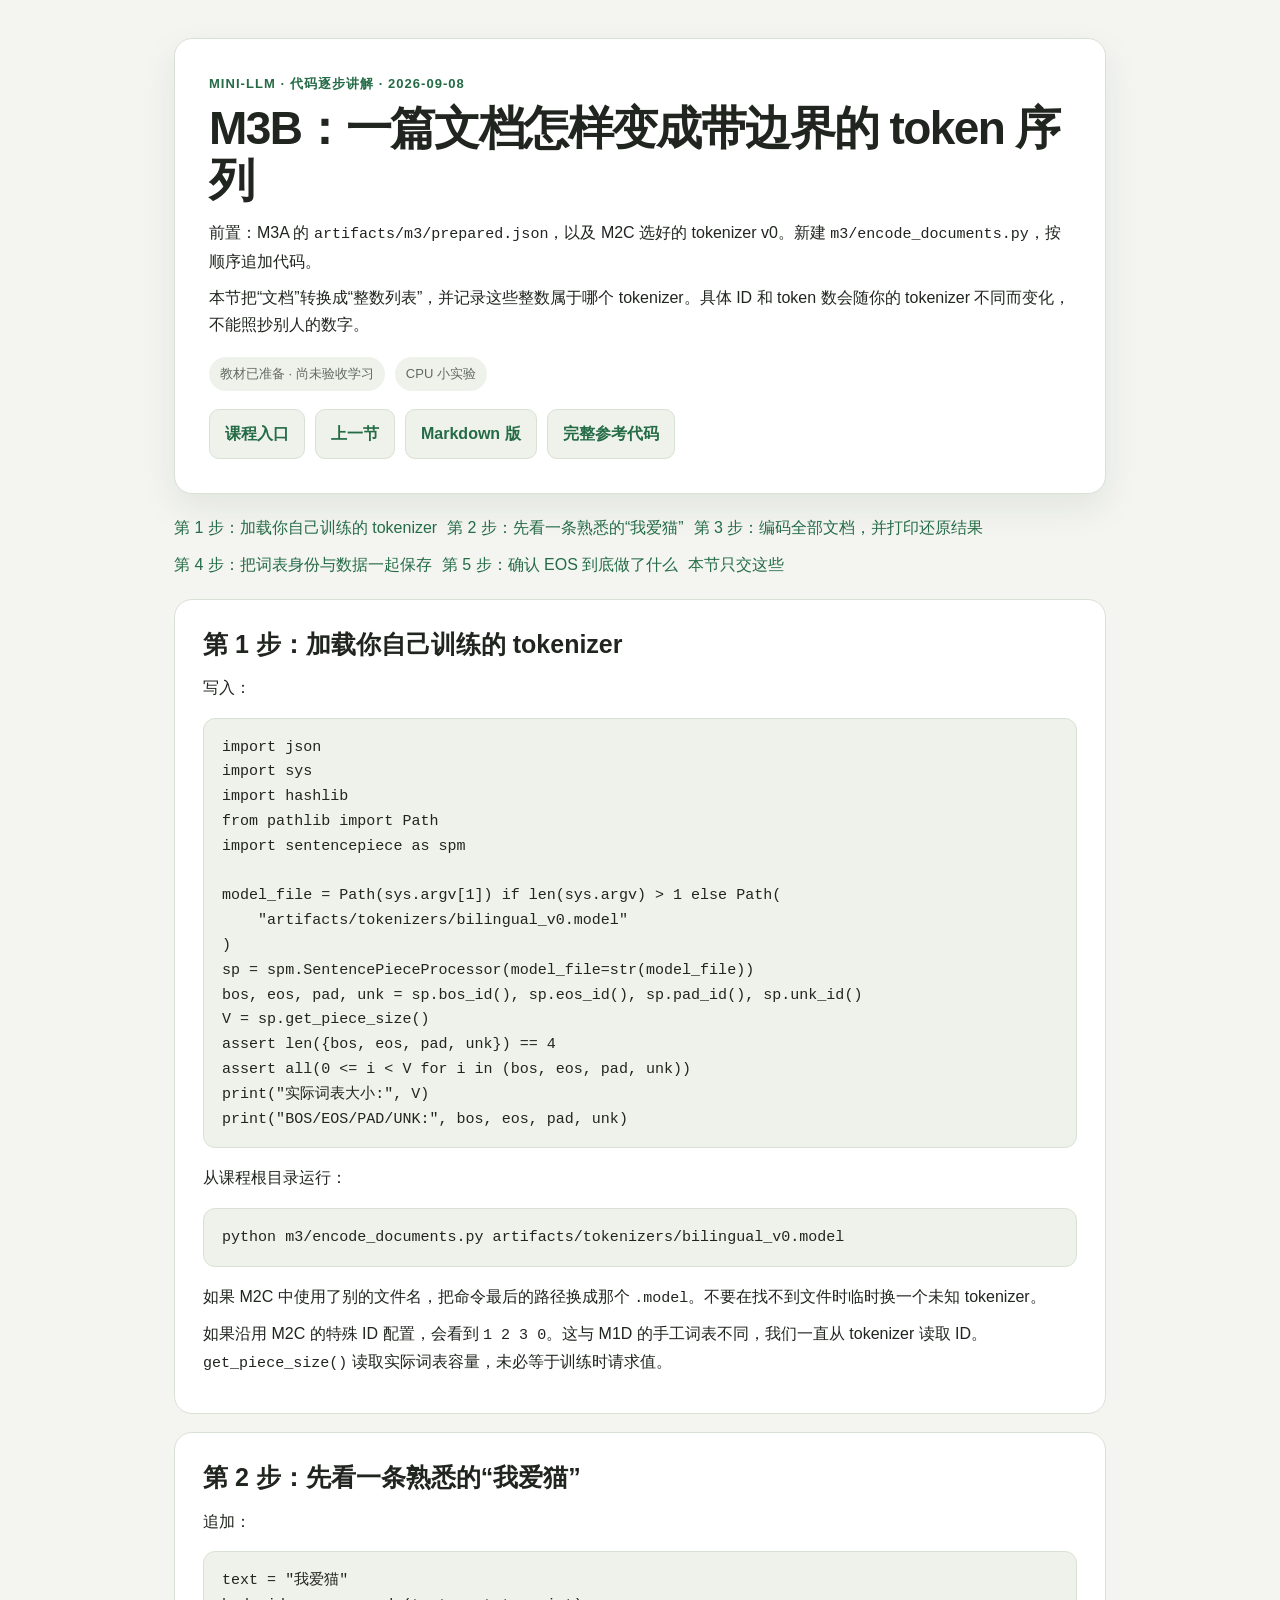
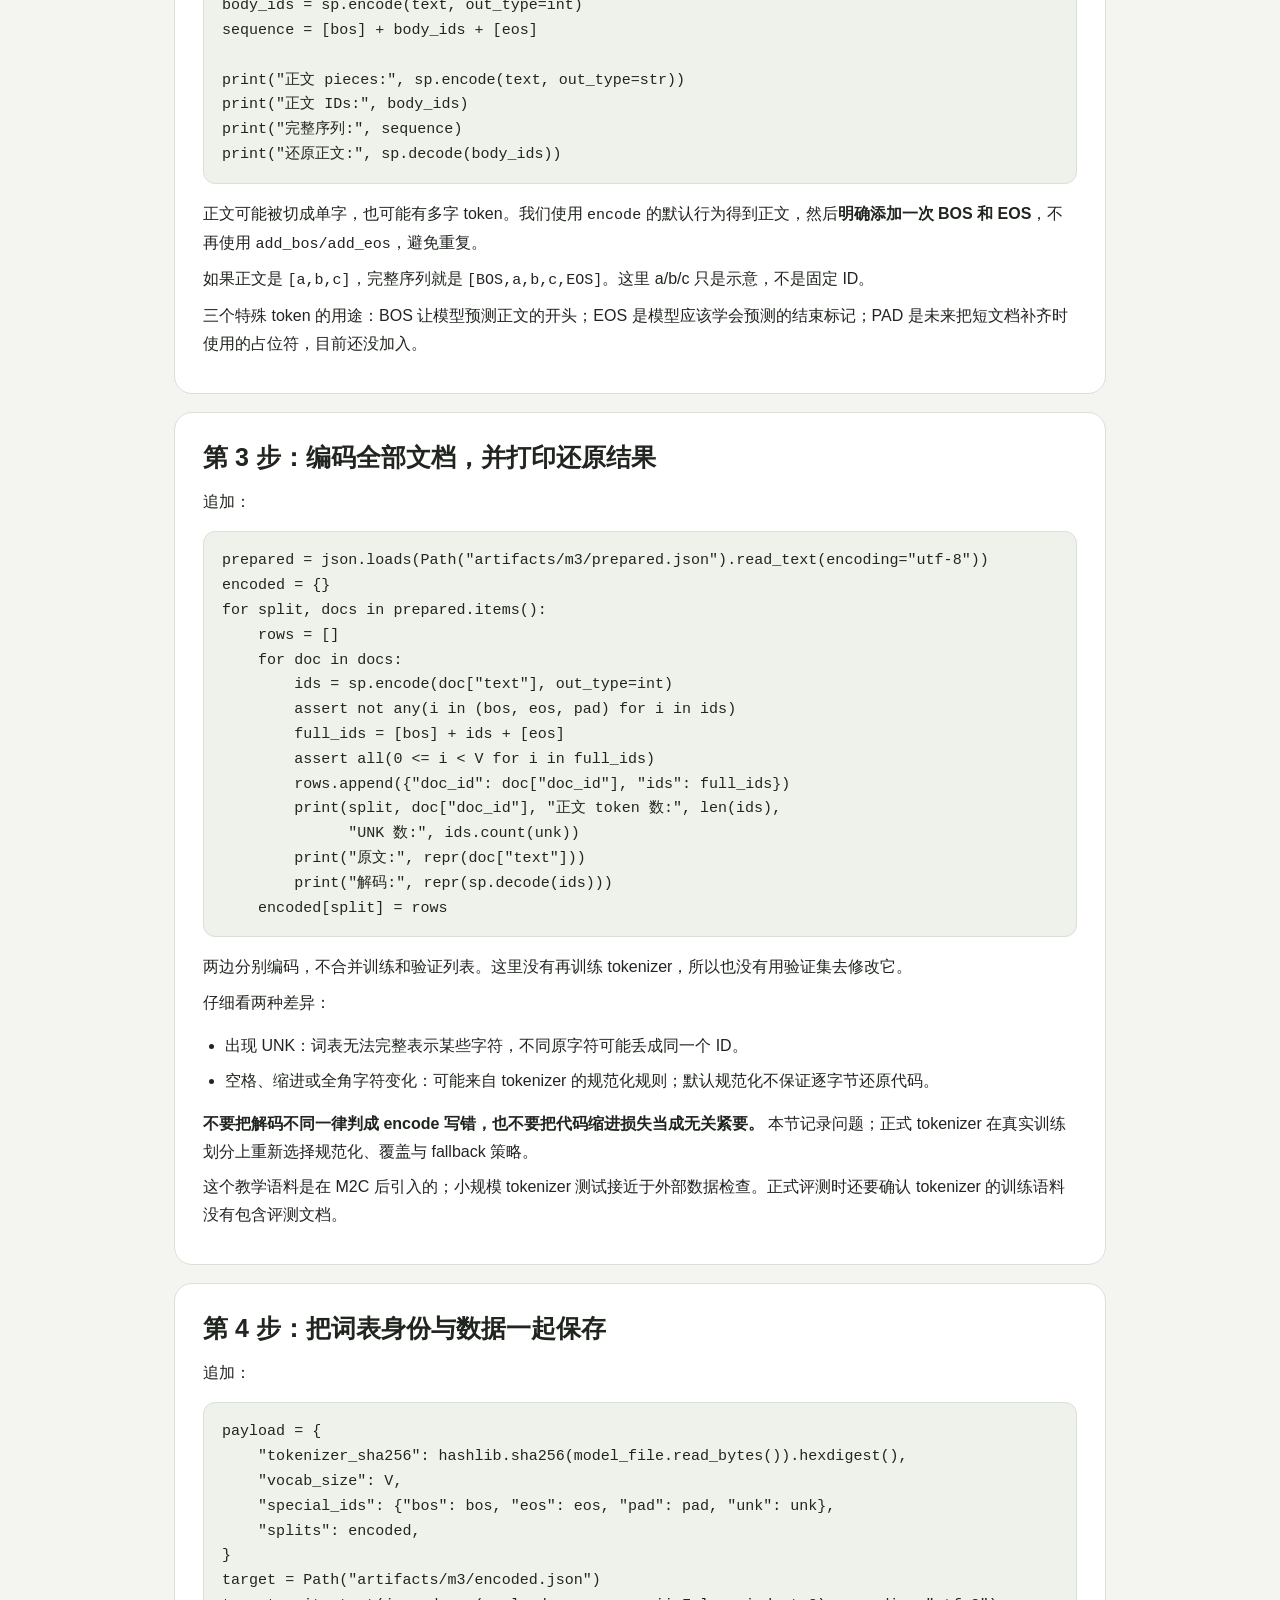
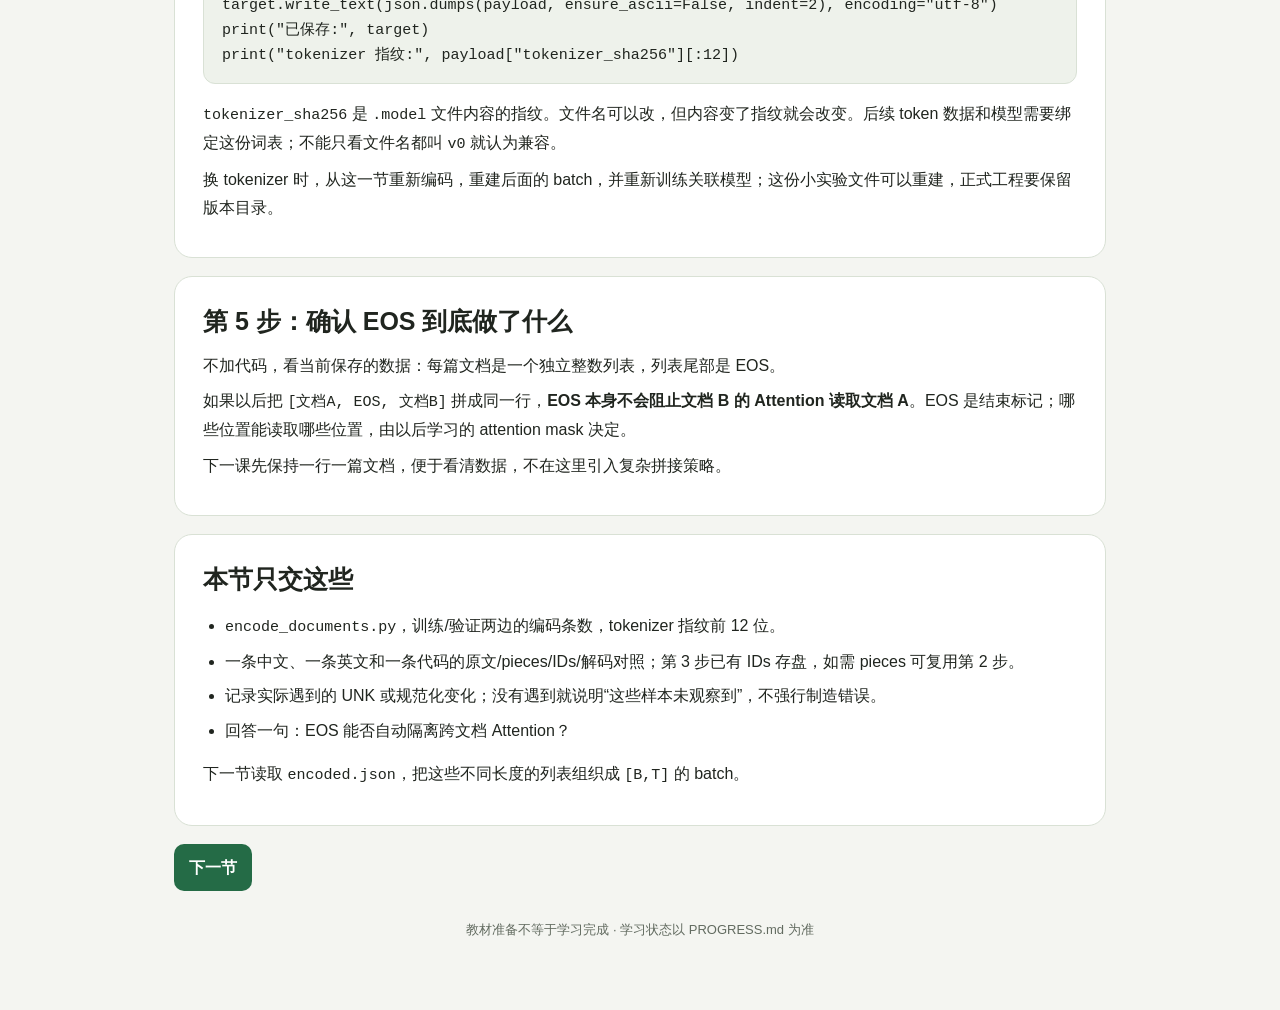
<file: M03B-encode-documents.html>
<!doctype html>
<html lang="zh-CN"><head><meta charset="utf-8">
<meta name="viewport" content="width=device-width, initial-scale=1">
<title>M3B：一篇文档怎样变成带边界的 token 序列</title><link rel="stylesheet" href="assets/course.css">
<link rel="icon" href="assets/favicon.svg" type="image/svg+xml"></head>
<body><main class="shell"><header><div class="eyebrow">MINI-LLM · 代码逐步讲解 · 2026-09-08</div>
<h1>M3B：一篇文档怎样变成带边界的 token 序列</h1>
<p>前置：M3A 的 <code>artifacts/m3/prepared.json</code>，以及 M2C 选好的 tokenizer v0。新建 <code>m3/encode_documents.py</code>，按顺序追加代码。</p>
<p>本节把“文档”转换成“整数列表”，并记录这些整数属于哪个 tokenizer。具体 ID 和 token 数会随你的 tokenizer 不同而变化，不能照抄别人的数字。</p>

<div class="status"><span class="tag">教材已准备 · 尚未验收学习</span><span class="tag">CPU 小实验</span></div>
<div class="actions"><a class="button secondary" href="index.html">课程入口</a>
<a class="button secondary" href="M03A-prepare-documents.html">上一节</a>
<a class="button secondary" href="M03B-encode-documents.md">Markdown 版</a>
<a class="button secondary" href="examples/m3/encode_documents.py" download>完整参考代码</a></div></header>
<nav class="jump" aria-label="课程步骤"><a href="#step-1">第 1 步：加载你自己训练的 tokenizer</a><a href="#step-2">第 2 步：先看一条熟悉的“我爱猫”</a><a href="#step-3">第 3 步：编码全部文档，并打印还原结果</a><a href="#step-4">第 4 步：把词表身份与数据一起保存</a><a href="#step-5">第 5 步：确认 EOS 到底做了什么</a><a href="#step-6">本节只交这些</a></nav>
<section id="step-1"><h2>第 1 步：加载你自己训练的 tokenizer</h2>
<p>写入：</p>
<pre><code class="language-python">import json
import sys
import hashlib
from pathlib import Path
import sentencepiece as spm

model_file = Path(sys.argv[1]) if len(sys.argv) &gt; 1 else Path(
    &quot;artifacts/tokenizers/bilingual_v0.model&quot;
)
sp = spm.SentencePieceProcessor(model_file=str(model_file))
bos, eos, pad, unk = sp.bos_id(), sp.eos_id(), sp.pad_id(), sp.unk_id()
V = sp.get_piece_size()
assert len({bos, eos, pad, unk}) == 4
assert all(0 &lt;= i &lt; V for i in (bos, eos, pad, unk))
print(&quot;实际词表大小:&quot;, V)
print(&quot;BOS/EOS/PAD/UNK:&quot;, bos, eos, pad, unk)
</code></pre>
<p>从课程根目录运行：</p>
<pre><code class="language-bash">python m3/encode_documents.py artifacts/tokenizers/bilingual_v0.model
</code></pre>
<p>如果 M2C 中使用了别的文件名，把命令最后的路径换成那个 <code>.model</code>。不要在找不到文件时临时换一个未知 tokenizer。</p>
<p>如果沿用 M2C 的特殊 ID 配置，会看到 <code>1 2 3 0</code>。这与 M1D 的手工词表不同，我们一直从 tokenizer 读取 ID。<code>get_piece_size()</code> 读取实际词表容量，未必等于训练时请求值。</p>
</section><section id="step-2"><h2>第 2 步：先看一条熟悉的“我爱猫”</h2>
<p>追加：</p>
<pre><code class="language-python">text = &quot;我爱猫&quot;
body_ids = sp.encode(text, out_type=int)
sequence = [bos] + body_ids + [eos]

print(&quot;正文 pieces:&quot;, sp.encode(text, out_type=str))
print(&quot;正文 IDs:&quot;, body_ids)
print(&quot;完整序列:&quot;, sequence)
print(&quot;还原正文:&quot;, sp.decode(body_ids))
</code></pre>
<p>正文可能被切成单字，也可能有多字 token。我们使用 <code>encode</code> 的默认行为得到正文，然后<strong>明确添加一次 BOS 和 EOS</strong>，不再使用 <code>add_bos/add_eos</code>，避免重复。</p>
<p>如果正文是 <code>[a,b,c]</code>，完整序列就是 <code>[BOS,a,b,c,EOS]</code>。这里 a/b/c 只是示意，不是固定 ID。</p>
<p>三个特殊 token 的用途：BOS 让模型预测正文的开头；EOS 是模型应该学会预测的结束标记；PAD 是未来把短文档补齐时使用的占位符，目前还没加入。</p>
</section><section id="step-3"><h2>第 3 步：编码全部文档，并打印还原结果</h2>
<p>追加：</p>
<pre><code class="language-python">prepared = json.loads(Path(&quot;artifacts/m3/prepared.json&quot;).read_text(encoding=&quot;utf-8&quot;))
encoded = {}
for split, docs in prepared.items():
    rows = []
    for doc in docs:
        ids = sp.encode(doc[&quot;text&quot;], out_type=int)
        assert not any(i in (bos, eos, pad) for i in ids)
        full_ids = [bos] + ids + [eos]
        assert all(0 &lt;= i &lt; V for i in full_ids)
        rows.append({&quot;doc_id&quot;: doc[&quot;doc_id&quot;], &quot;ids&quot;: full_ids})
        print(split, doc[&quot;doc_id&quot;], &quot;正文 token 数:&quot;, len(ids),
              &quot;UNK 数:&quot;, ids.count(unk))
        print(&quot;原文:&quot;, repr(doc[&quot;text&quot;]))
        print(&quot;解码:&quot;, repr(sp.decode(ids)))
    encoded[split] = rows
</code></pre>
<p>两边分别编码，不合并训练和验证列表。这里没有再训练 tokenizer，所以也没有用验证集去修改它。</p>
<p>仔细看两种差异：</p>
<ul>
<li>出现 UNK：词表无法完整表示某些字符，不同原字符可能丢成同一个 ID。</li>
<li>空格、缩进或全角字符变化：可能来自 tokenizer 的规范化规则；默认规范化不保证逐字节还原代码。</li>
</ul>
<p><strong>不要把解码不同一律判成 encode 写错，也不要把代码缩进损失当成无关紧要。</strong> 本节记录问题；正式 tokenizer 在真实训练划分上重新选择规范化、覆盖与 fallback 策略。</p>
<p>这个教学语料是在 M2C 后引入的；小规模 tokenizer 测试接近于外部数据检查。正式评测时还要确认 tokenizer 的训练语料没有包含评测文档。</p>
</section><section id="step-4"><h2>第 4 步：把词表身份与数据一起保存</h2>
<p>追加：</p>
<pre><code class="language-python">payload = {
    &quot;tokenizer_sha256&quot;: hashlib.sha256(model_file.read_bytes()).hexdigest(),
    &quot;vocab_size&quot;: V,
    &quot;special_ids&quot;: {&quot;bos&quot;: bos, &quot;eos&quot;: eos, &quot;pad&quot;: pad, &quot;unk&quot;: unk},
    &quot;splits&quot;: encoded,
}
target = Path(&quot;artifacts/m3/encoded.json&quot;)
target.write_text(json.dumps(payload, ensure_ascii=False, indent=2), encoding=&quot;utf-8&quot;)
print(&quot;已保存:&quot;, target)
print(&quot;tokenizer 指纹:&quot;, payload[&quot;tokenizer_sha256&quot;][:12])
</code></pre>
<p><code>tokenizer_sha256</code> 是 <code>.model</code> 文件内容的指纹。文件名可以改，但内容变了指纹就会改变。后续 token 数据和模型需要绑定这份词表；不能只看文件名都叫 <code>v0</code> 就认为兼容。</p>
<p>换 tokenizer 时，从这一节重新编码，重建后面的 batch，并重新训练关联模型；这份小实验文件可以重建，正式工程要保留版本目录。</p>
</section><section id="step-5"><h2>第 5 步：确认 EOS 到底做了什么</h2>
<p>不加代码，看当前保存的数据：每篇文档是一个独立整数列表，列表尾部是 EOS。</p>
<p>如果以后把 <code>[文档A, EOS, 文档B]</code> 拼成同一行，<strong>EOS 本身不会阻止文档 B 的 Attention 读取文档 A</strong>。EOS 是结束标记；哪些位置能读取哪些位置，由以后学习的 attention mask 决定。</p>
<p>下一课先保持一行一篇文档，便于看清数据，不在这里引入复杂拼接策略。</p>
</section><section id="step-6"><h2>本节只交这些</h2>
<ul>
<li><code>encode_documents.py</code>，训练/验证两边的编码条数，tokenizer 指纹前 12 位。</li>
<li>一条中文、一条英文和一条代码的原文/pieces/IDs/解码对照；第 3 步已有 IDs 存盘，如需 pieces 可复用第 2 步。</li>
<li>记录实际遇到的 UNK 或规范化变化；没有遇到就说明“这些样本未观察到”，不强行制造错误。</li>
<li>回答一句：EOS 能否自动隔离跨文档 Attention？</li>
</ul>
<p>下一节读取 <code>encoded.json</code>，把这些不同长度的列表组织成 <code>[B,T]</code> 的 batch。</p></section><div class="actions"><a class="button" href="M03C-build-batch.html">下一节</a></div>
<footer>教材准备不等于学习完成 · 学习状态以 PROGRESS.md 为准</footer>
</main></body></html>
</file>
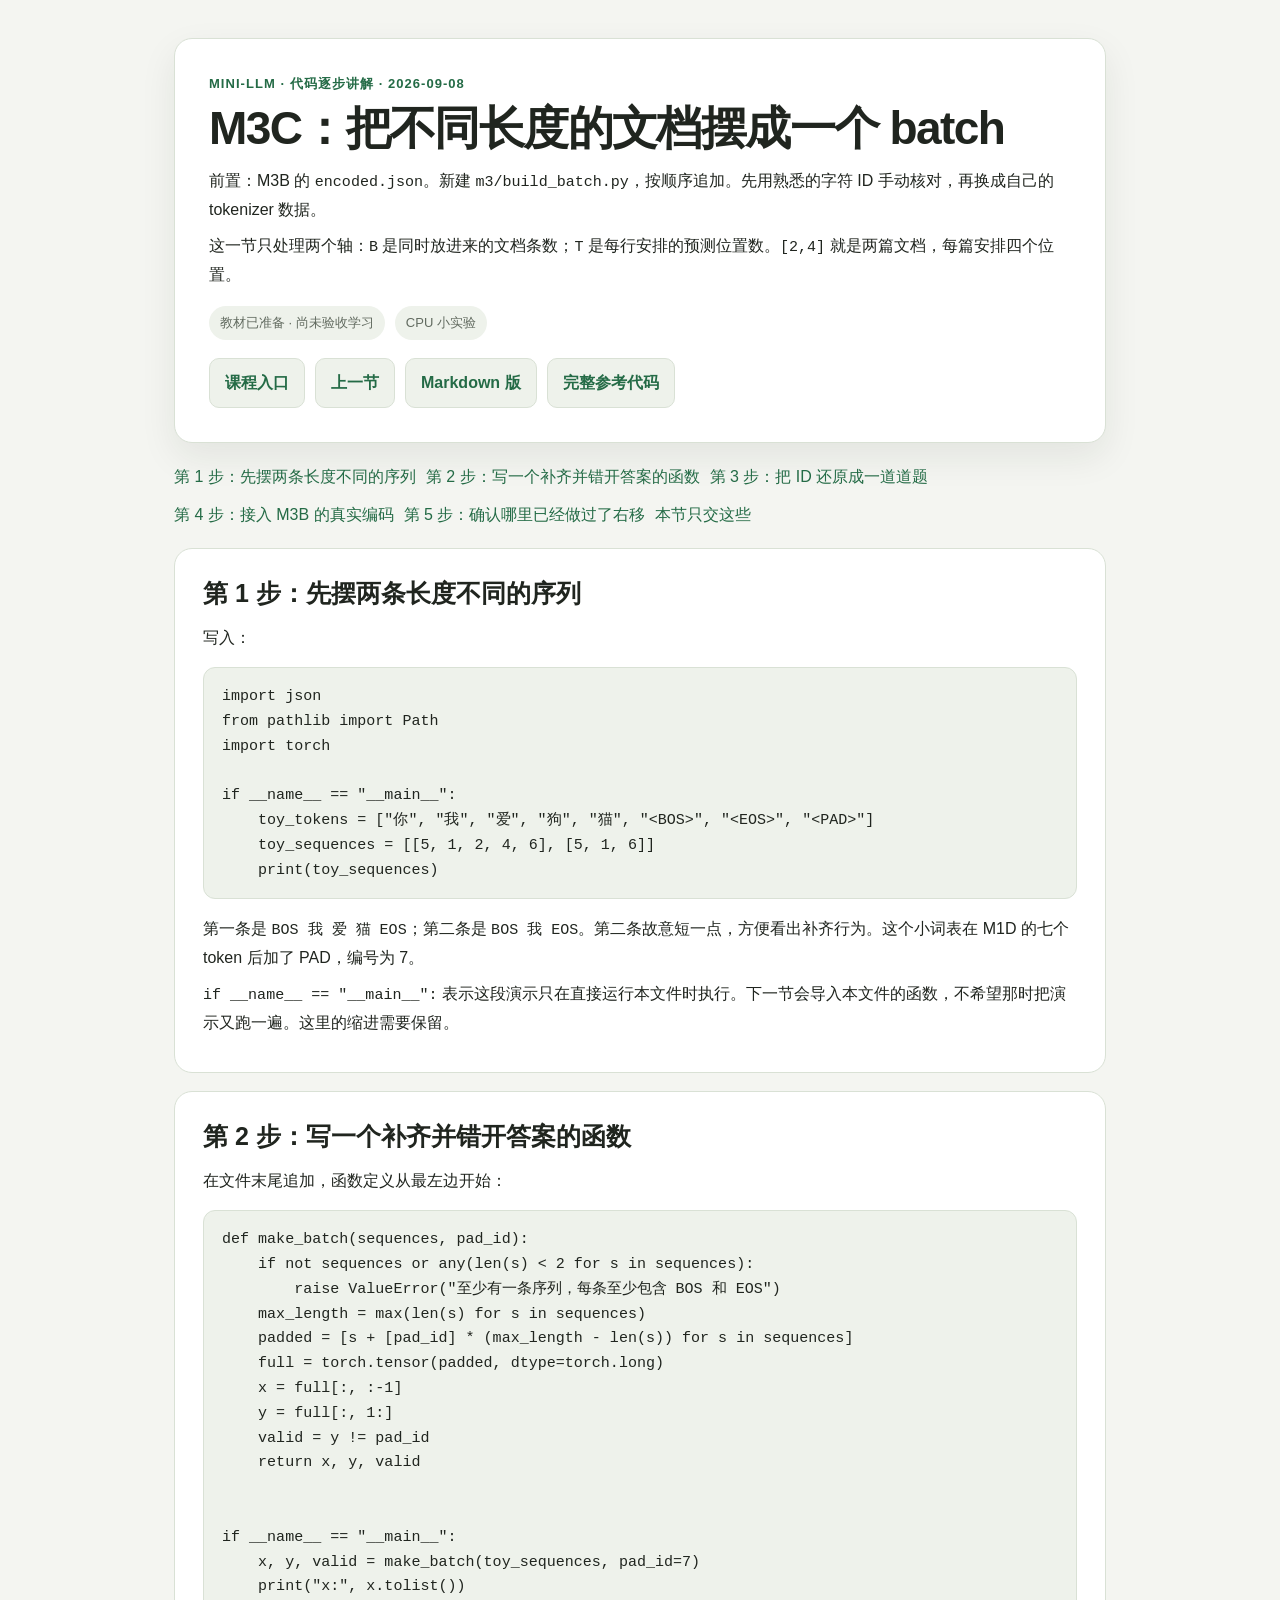
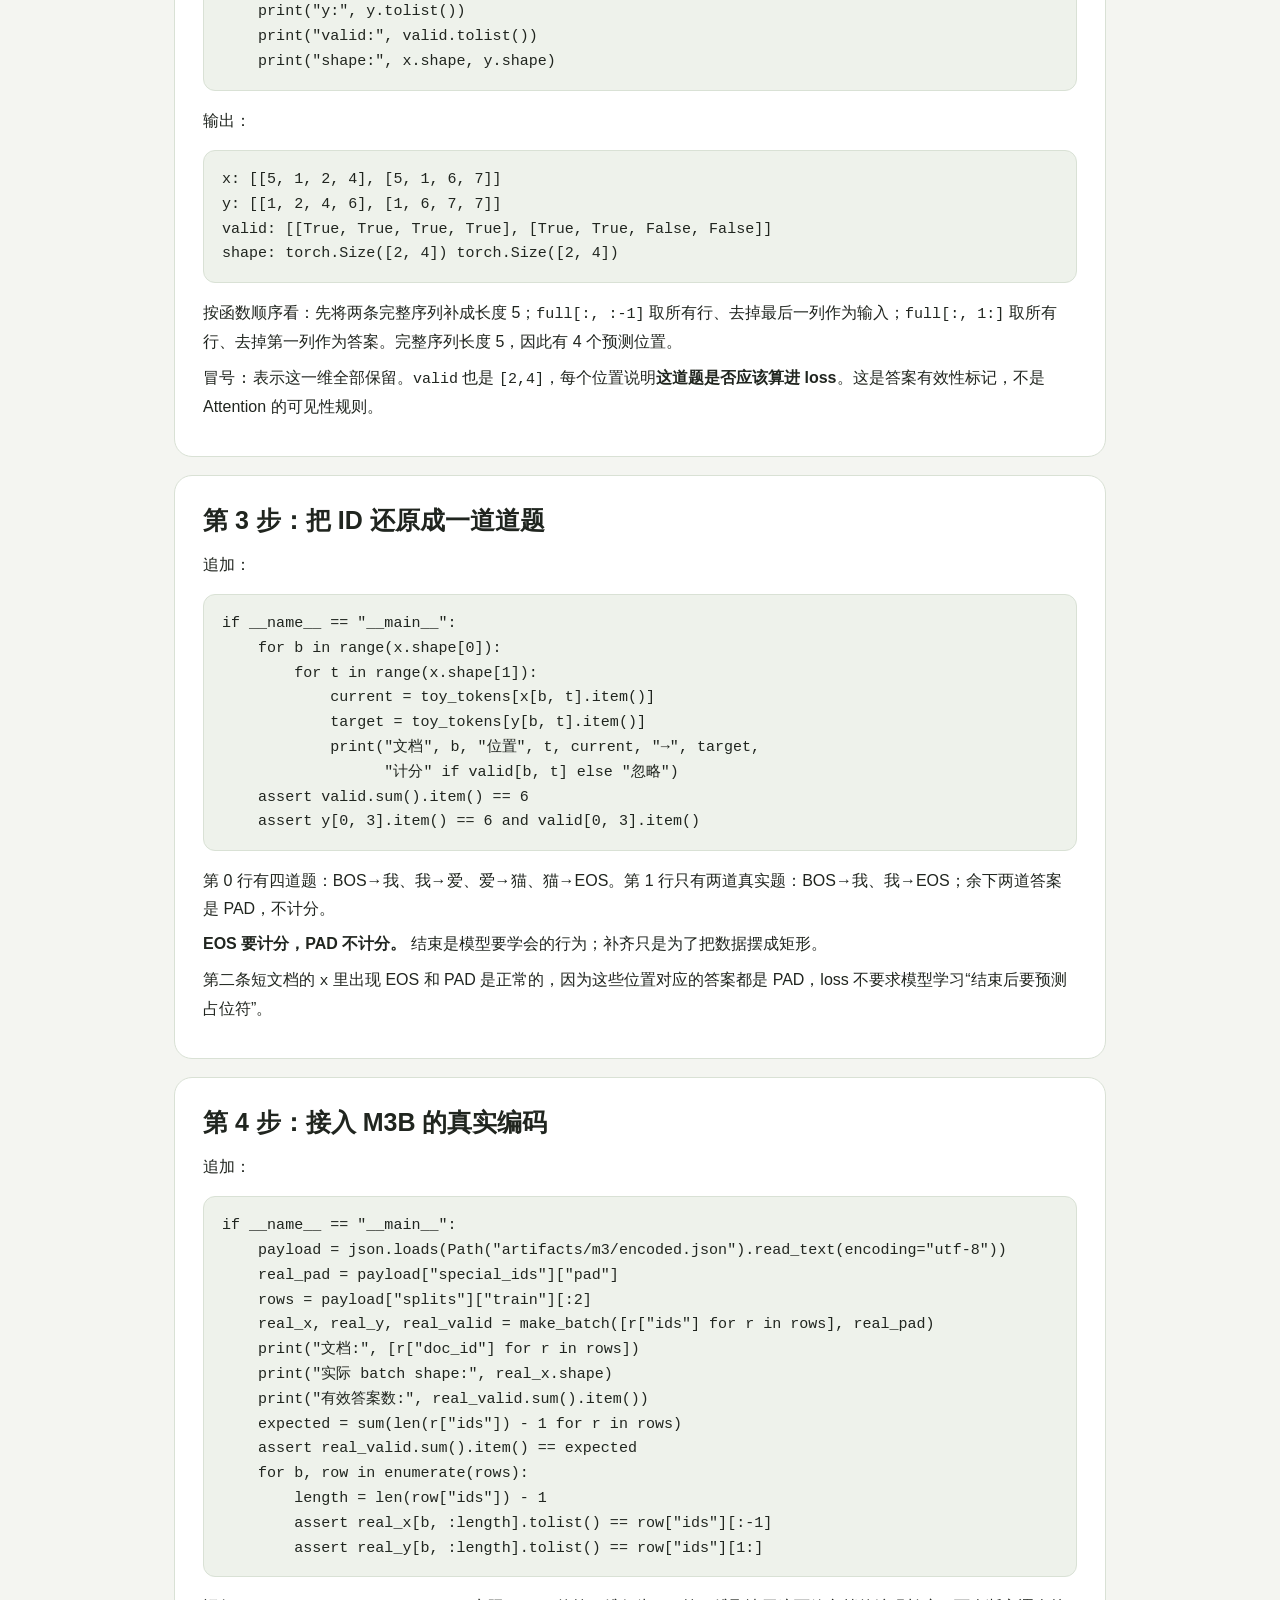
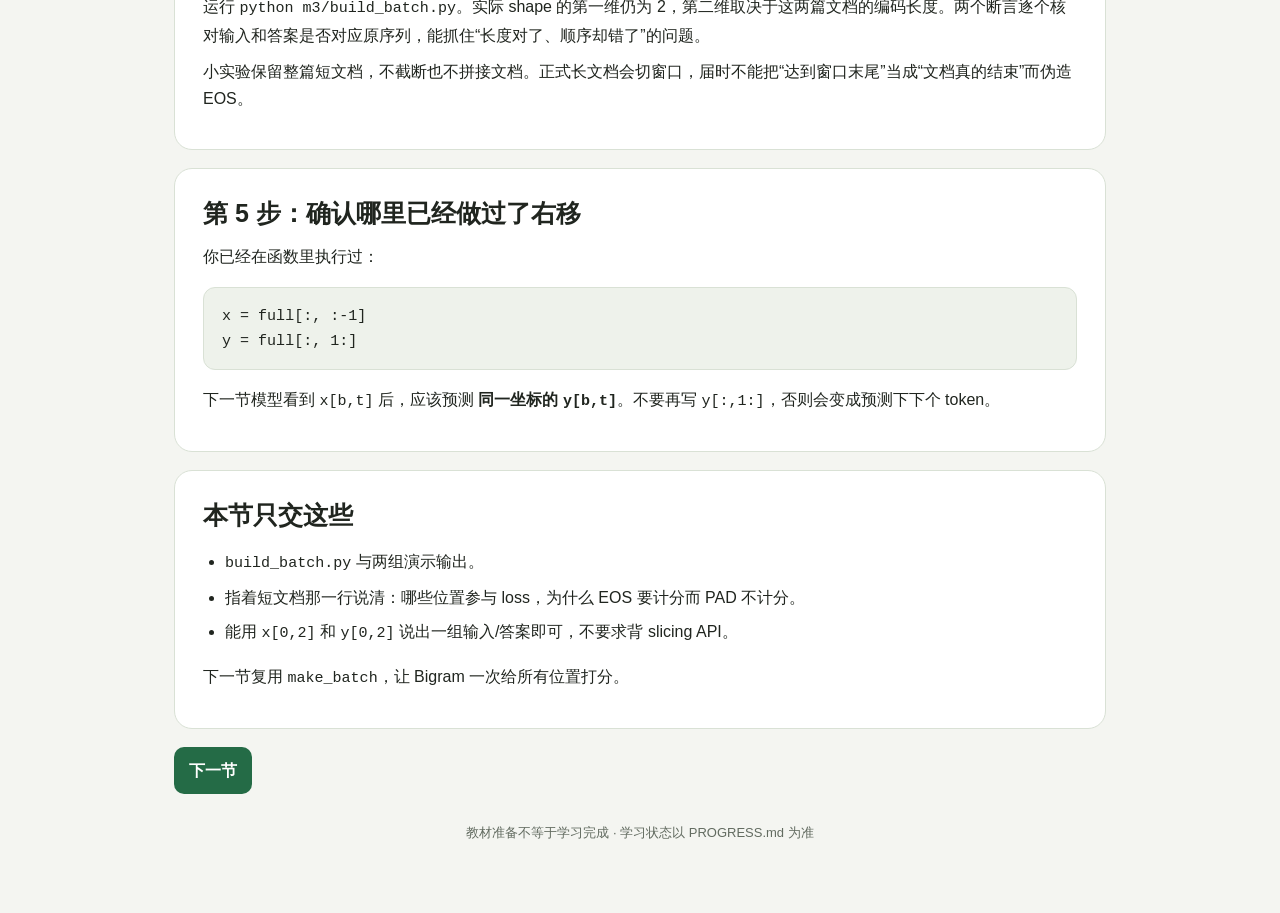
<file: M03C-build-batch.html>
<!doctype html>
<html lang="zh-CN"><head><meta charset="utf-8">
<meta name="viewport" content="width=device-width, initial-scale=1">
<title>M3C：把不同长度的文档摆成一个 batch</title><link rel="stylesheet" href="assets/course.css">
<link rel="icon" href="assets/favicon.svg" type="image/svg+xml"></head>
<body><main class="shell"><header><div class="eyebrow">MINI-LLM · 代码逐步讲解 · 2026-09-08</div>
<h1>M3C：把不同长度的文档摆成一个 batch</h1>
<p>前置：M3B 的 <code>encoded.json</code>。新建 <code>m3/build_batch.py</code>，按顺序追加。先用熟悉的字符 ID 手动核对，再换成自己的 tokenizer 数据。</p>
<p>这一节只处理两个轴：<code>B</code> 是同时放进来的文档条数；<code>T</code> 是每行安排的预测位置数。<code>[2,4]</code> 就是两篇文档，每篇安排四个位置。</p>

<div class="status"><span class="tag">教材已准备 · 尚未验收学习</span><span class="tag">CPU 小实验</span></div>
<div class="actions"><a class="button secondary" href="index.html">课程入口</a>
<a class="button secondary" href="M03B-encode-documents.html">上一节</a>
<a class="button secondary" href="M03C-build-batch.md">Markdown 版</a>
<a class="button secondary" href="examples/m3/build_batch.py" download>完整参考代码</a></div></header>
<nav class="jump" aria-label="课程步骤"><a href="#step-1">第 1 步：先摆两条长度不同的序列</a><a href="#step-2">第 2 步：写一个补齐并错开答案的函数</a><a href="#step-3">第 3 步：把 ID 还原成一道道题</a><a href="#step-4">第 4 步：接入 M3B 的真实编码</a><a href="#step-5">第 5 步：确认哪里已经做过了右移</a><a href="#step-6">本节只交这些</a></nav>
<section id="step-1"><h2>第 1 步：先摆两条长度不同的序列</h2>
<p>写入：</p>
<pre><code class="language-python">import json
from pathlib import Path
import torch

if __name__ == &quot;__main__&quot;:
    toy_tokens = [&quot;你&quot;, &quot;我&quot;, &quot;爱&quot;, &quot;狗&quot;, &quot;猫&quot;, &quot;&lt;BOS&gt;&quot;, &quot;&lt;EOS&gt;&quot;, &quot;&lt;PAD&gt;&quot;]
    toy_sequences = [[5, 1, 2, 4, 6], [5, 1, 6]]
    print(toy_sequences)
</code></pre>
<p>第一条是 <code>BOS 我 爱 猫 EOS</code>；第二条是 <code>BOS 我 EOS</code>。第二条故意短一点，方便看出补齐行为。这个小词表在 M1D 的七个 token 后加了 PAD，编号为 7。</p>
<p><code>if __name__ == "__main__":</code> 表示这段演示只在直接运行本文件时执行。下一节会导入本文件的函数，不希望那时把演示又跑一遍。这里的缩进需要保留。</p>
</section><section id="step-2"><h2>第 2 步：写一个补齐并错开答案的函数</h2>
<p>在文件末尾追加，函数定义从最左边开始：</p>
<pre><code class="language-python">def make_batch(sequences, pad_id):
    if not sequences or any(len(s) &lt; 2 for s in sequences):
        raise ValueError(&quot;至少有一条序列，每条至少包含 BOS 和 EOS&quot;)
    max_length = max(len(s) for s in sequences)
    padded = [s + [pad_id] * (max_length - len(s)) for s in sequences]
    full = torch.tensor(padded, dtype=torch.long)
    x = full[:, :-1]
    y = full[:, 1:]
    valid = y != pad_id
    return x, y, valid


if __name__ == &quot;__main__&quot;:
    x, y, valid = make_batch(toy_sequences, pad_id=7)
    print(&quot;x:&quot;, x.tolist())
    print(&quot;y:&quot;, y.tolist())
    print(&quot;valid:&quot;, valid.tolist())
    print(&quot;shape:&quot;, x.shape, y.shape)
</code></pre>
<p>输出：</p>
<pre><code class="language-text">x: [[5, 1, 2, 4], [5, 1, 6, 7]]
y: [[1, 2, 4, 6], [1, 6, 7, 7]]
valid: [[True, True, True, True], [True, True, False, False]]
shape: torch.Size([2, 4]) torch.Size([2, 4])
</code></pre>
<p>按函数顺序看：先将两条完整序列补成长度 5；<code>full[:, :-1]</code> 取所有行、去掉最后一列作为输入；<code>full[:, 1:]</code> 取所有行、去掉第一列作为答案。完整序列长度 5，因此有 4 个预测位置。</p>
<p>冒号 <code>:</code> 表示这一维全部保留。<code>valid</code> 也是 <code>[2,4]</code>，每个位置说明<strong>这道题是否应该算进 loss</strong>。这是答案有效性标记，不是 Attention 的可见性规则。</p>
</section><section id="step-3"><h2>第 3 步：把 ID 还原成一道道题</h2>
<p>追加：</p>
<pre><code class="language-python">if __name__ == &quot;__main__&quot;:
    for b in range(x.shape[0]):
        for t in range(x.shape[1]):
            current = toy_tokens[x[b, t].item()]
            target = toy_tokens[y[b, t].item()]
            print(&quot;文档&quot;, b, &quot;位置&quot;, t, current, &quot;→&quot;, target,
                  &quot;计分&quot; if valid[b, t] else &quot;忽略&quot;)
    assert valid.sum().item() == 6
    assert y[0, 3].item() == 6 and valid[0, 3].item()
</code></pre>
<p>第 0 行有四道题：BOS→我、我→爱、爱→猫、猫→EOS。第 1 行只有两道真实题：BOS→我、我→EOS；余下两道答案是 PAD，不计分。</p>
<p><strong>EOS 要计分，PAD 不计分。</strong> 结束是模型要学会的行为；补齐只是为了把数据摆成矩形。</p>
<p>第二条短文档的 <code>x</code> 里出现 EOS 和 PAD 是正常的，因为这些位置对应的答案都是 PAD，loss 不要求模型学习“结束后要预测占位符”。</p>
</section><section id="step-4"><h2>第 4 步：接入 M3B 的真实编码</h2>
<p>追加：</p>
<pre><code class="language-python">if __name__ == &quot;__main__&quot;:
    payload = json.loads(Path(&quot;artifacts/m3/encoded.json&quot;).read_text(encoding=&quot;utf-8&quot;))
    real_pad = payload[&quot;special_ids&quot;][&quot;pad&quot;]
    rows = payload[&quot;splits&quot;][&quot;train&quot;][:2]
    real_x, real_y, real_valid = make_batch([r[&quot;ids&quot;] for r in rows], real_pad)
    print(&quot;文档:&quot;, [r[&quot;doc_id&quot;] for r in rows])
    print(&quot;实际 batch shape:&quot;, real_x.shape)
    print(&quot;有效答案数:&quot;, real_valid.sum().item())
    expected = sum(len(r[&quot;ids&quot;]) - 1 for r in rows)
    assert real_valid.sum().item() == expected
    for b, row in enumerate(rows):
        length = len(row[&quot;ids&quot;]) - 1
        assert real_x[b, :length].tolist() == row[&quot;ids&quot;][:-1]
        assert real_y[b, :length].tolist() == row[&quot;ids&quot;][1:]
</code></pre>
<p>运行 <code>python m3/build_batch.py</code>。实际 shape 的第一维仍为 2，第二维取决于这两篇文档的编码长度。两个断言逐个核对输入和答案是否对应原序列，能抓住“长度对了、顺序却错了”的问题。</p>
<p>小实验保留整篇短文档，不截断也不拼接文档。正式长文档会切窗口，届时不能把“达到窗口末尾”当成“文档真的结束”而伪造 EOS。</p>
</section><section id="step-5"><h2>第 5 步：确认哪里已经做过了右移</h2>
<p>你已经在函数里执行过：</p>
<pre><code class="language-text">x = full[:, :-1]
y = full[:, 1:]
</code></pre>
<p>下一节模型看到 <code>x[b,t]</code> 后，应该预测 <strong>同一坐标的 <code>y[b,t]</code></strong>。不要再写 <code>y[:,1:]</code>，否则会变成预测下下个 token。</p>
</section><section id="step-6"><h2>本节只交这些</h2>
<ul>
<li><code>build_batch.py</code> 与两组演示输出。</li>
<li>指着短文档那一行说清：哪些位置参与 loss，为什么 EOS 要计分而 PAD 不计分。</li>
<li>能用 <code>x[0,2]</code> 和 <code>y[0,2]</code> 说出一组输入/答案即可，不要求背 slicing API。</li>
</ul>
<p>下一节复用 <code>make_batch</code>，让 Bigram 一次给所有位置打分。</p></section><div class="actions"><a class="button" href="M03D-batch-bigram.html">下一节</a></div>
<footer>教材准备不等于学习完成 · 学习状态以 PROGRESS.md 为准</footer>
</main></body></html>
</file>
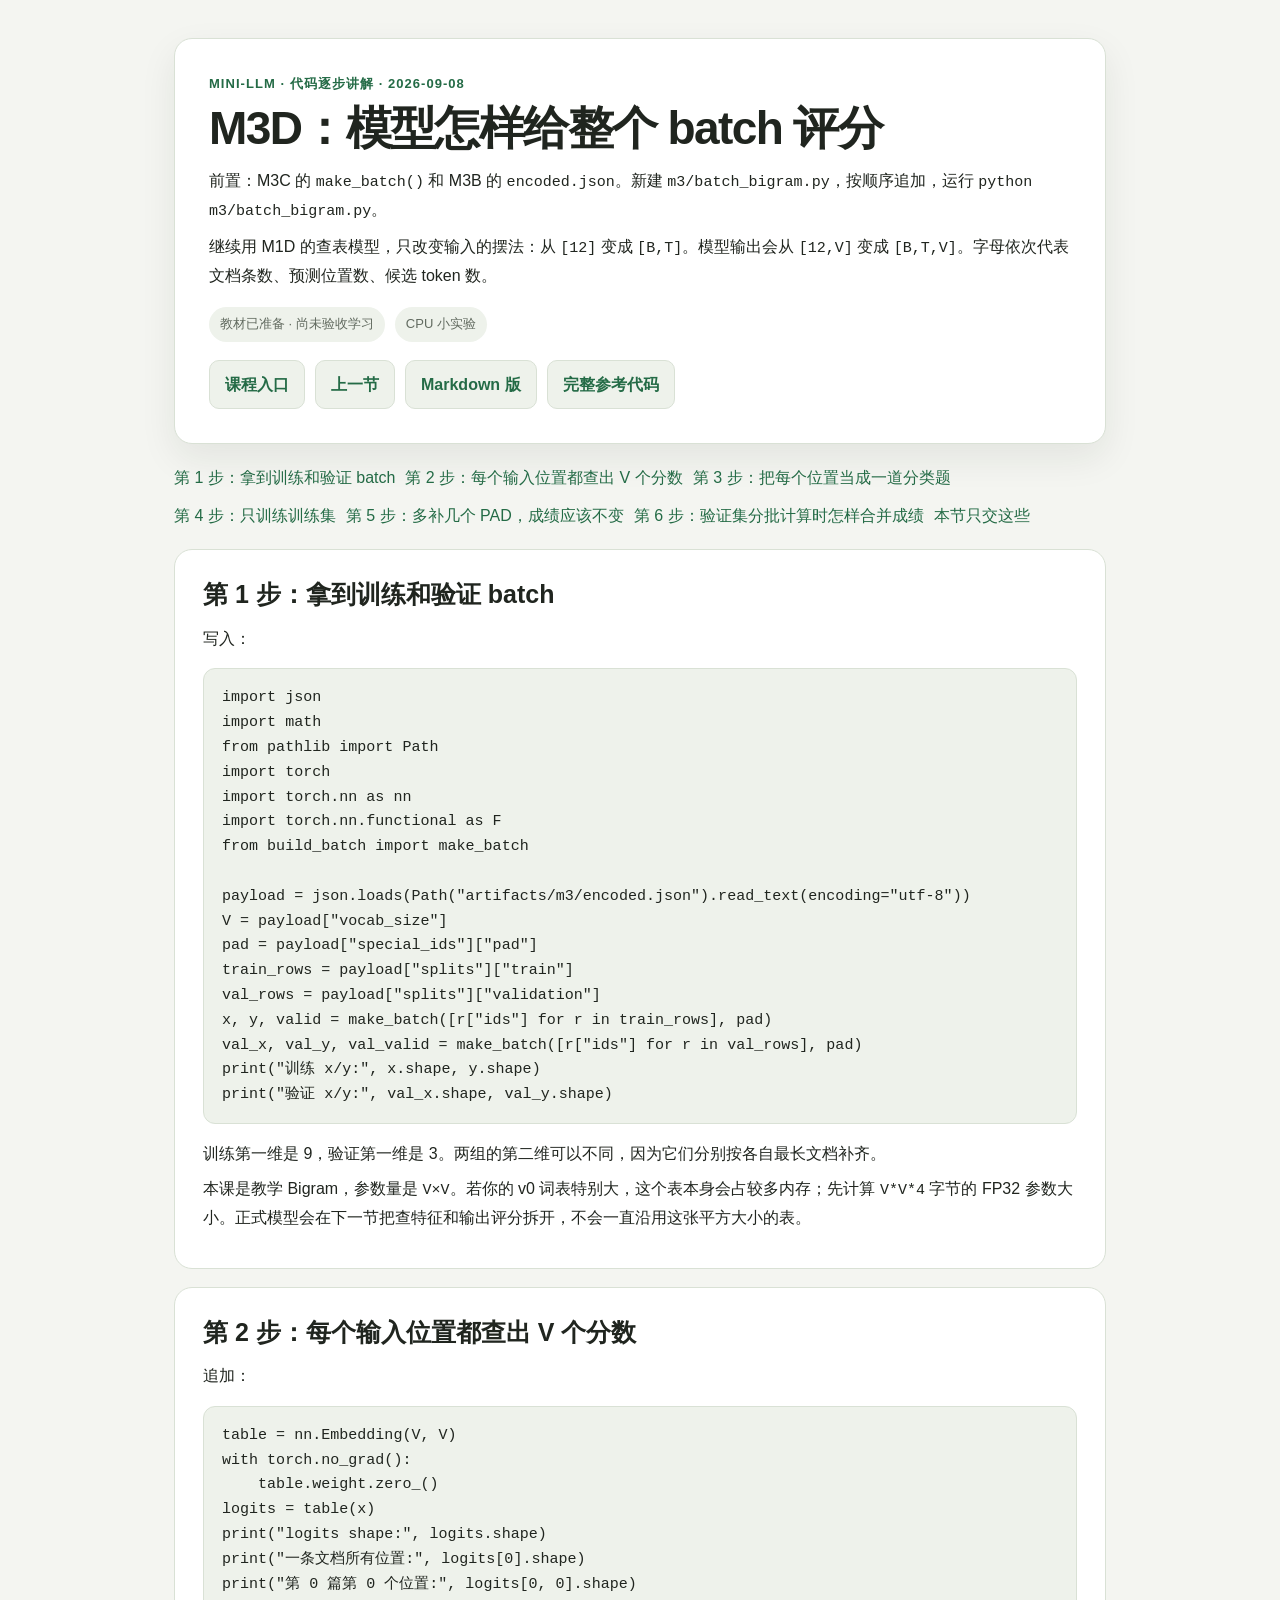
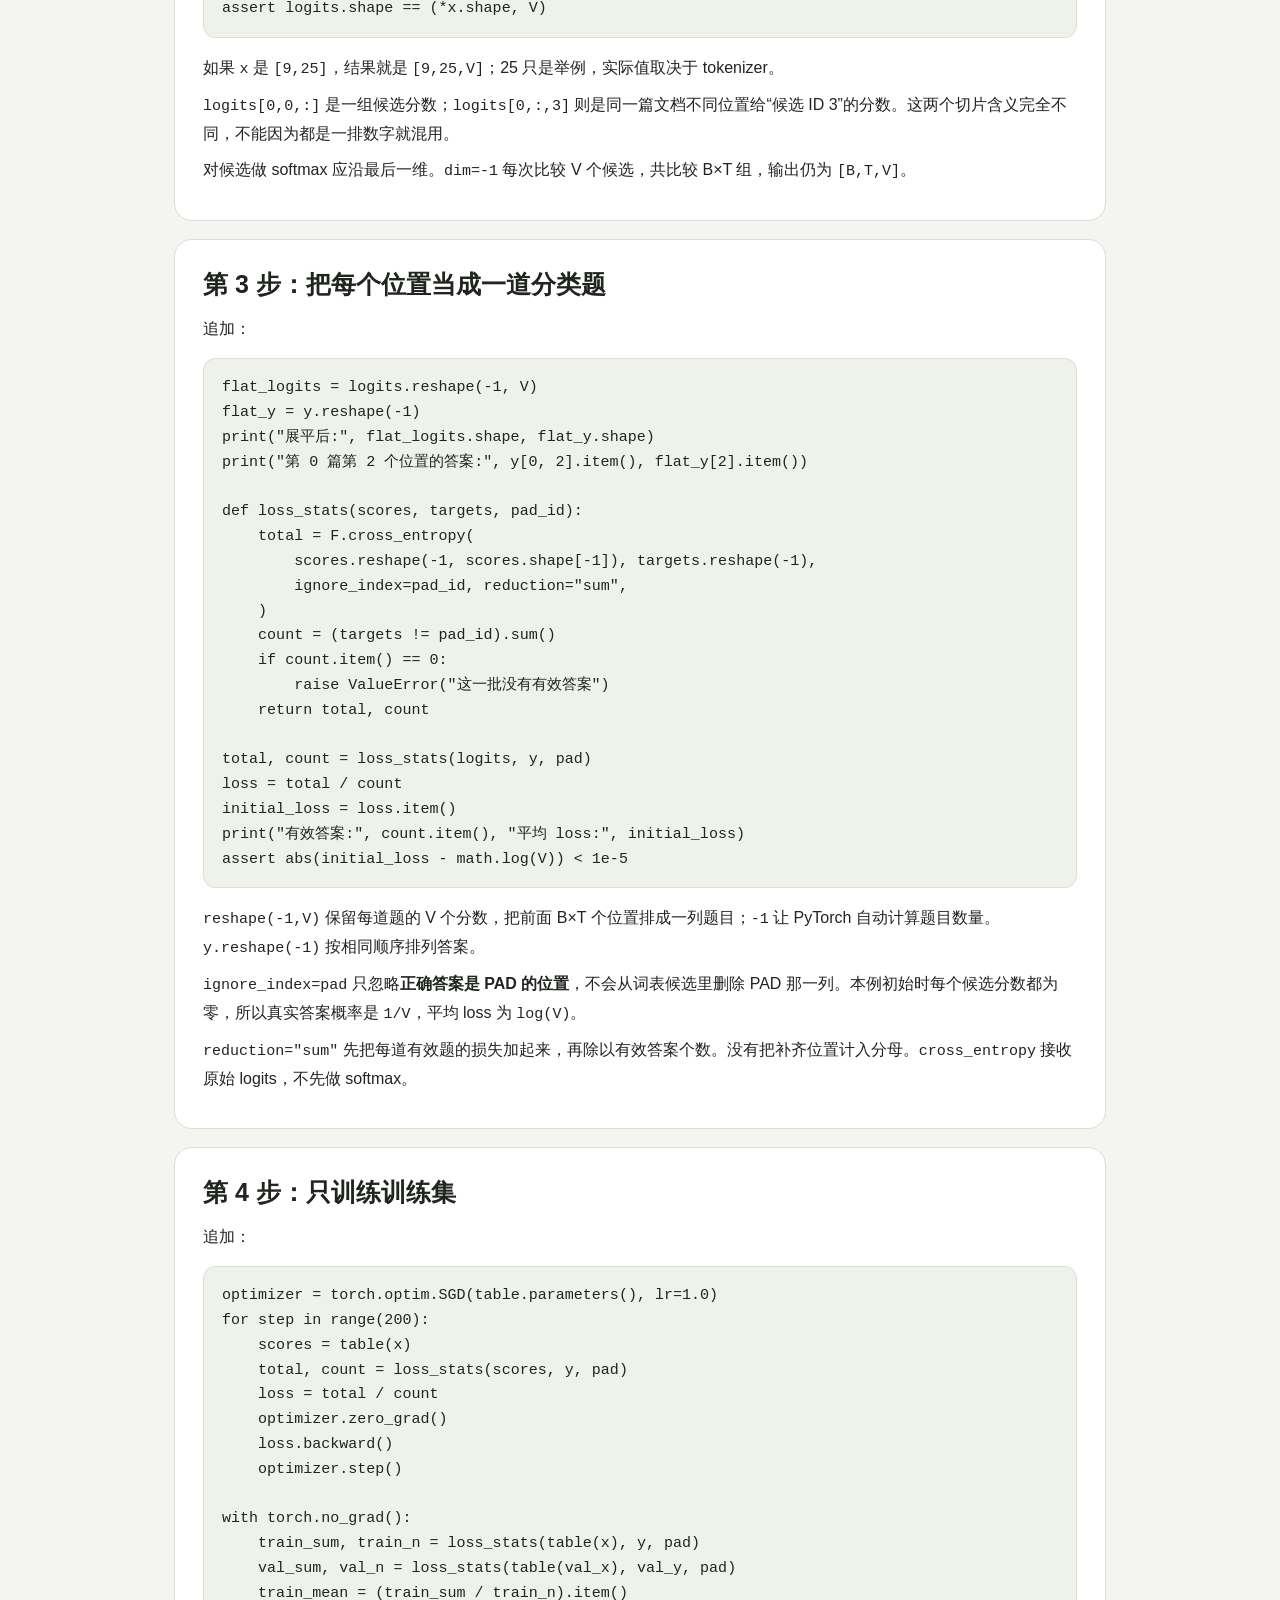
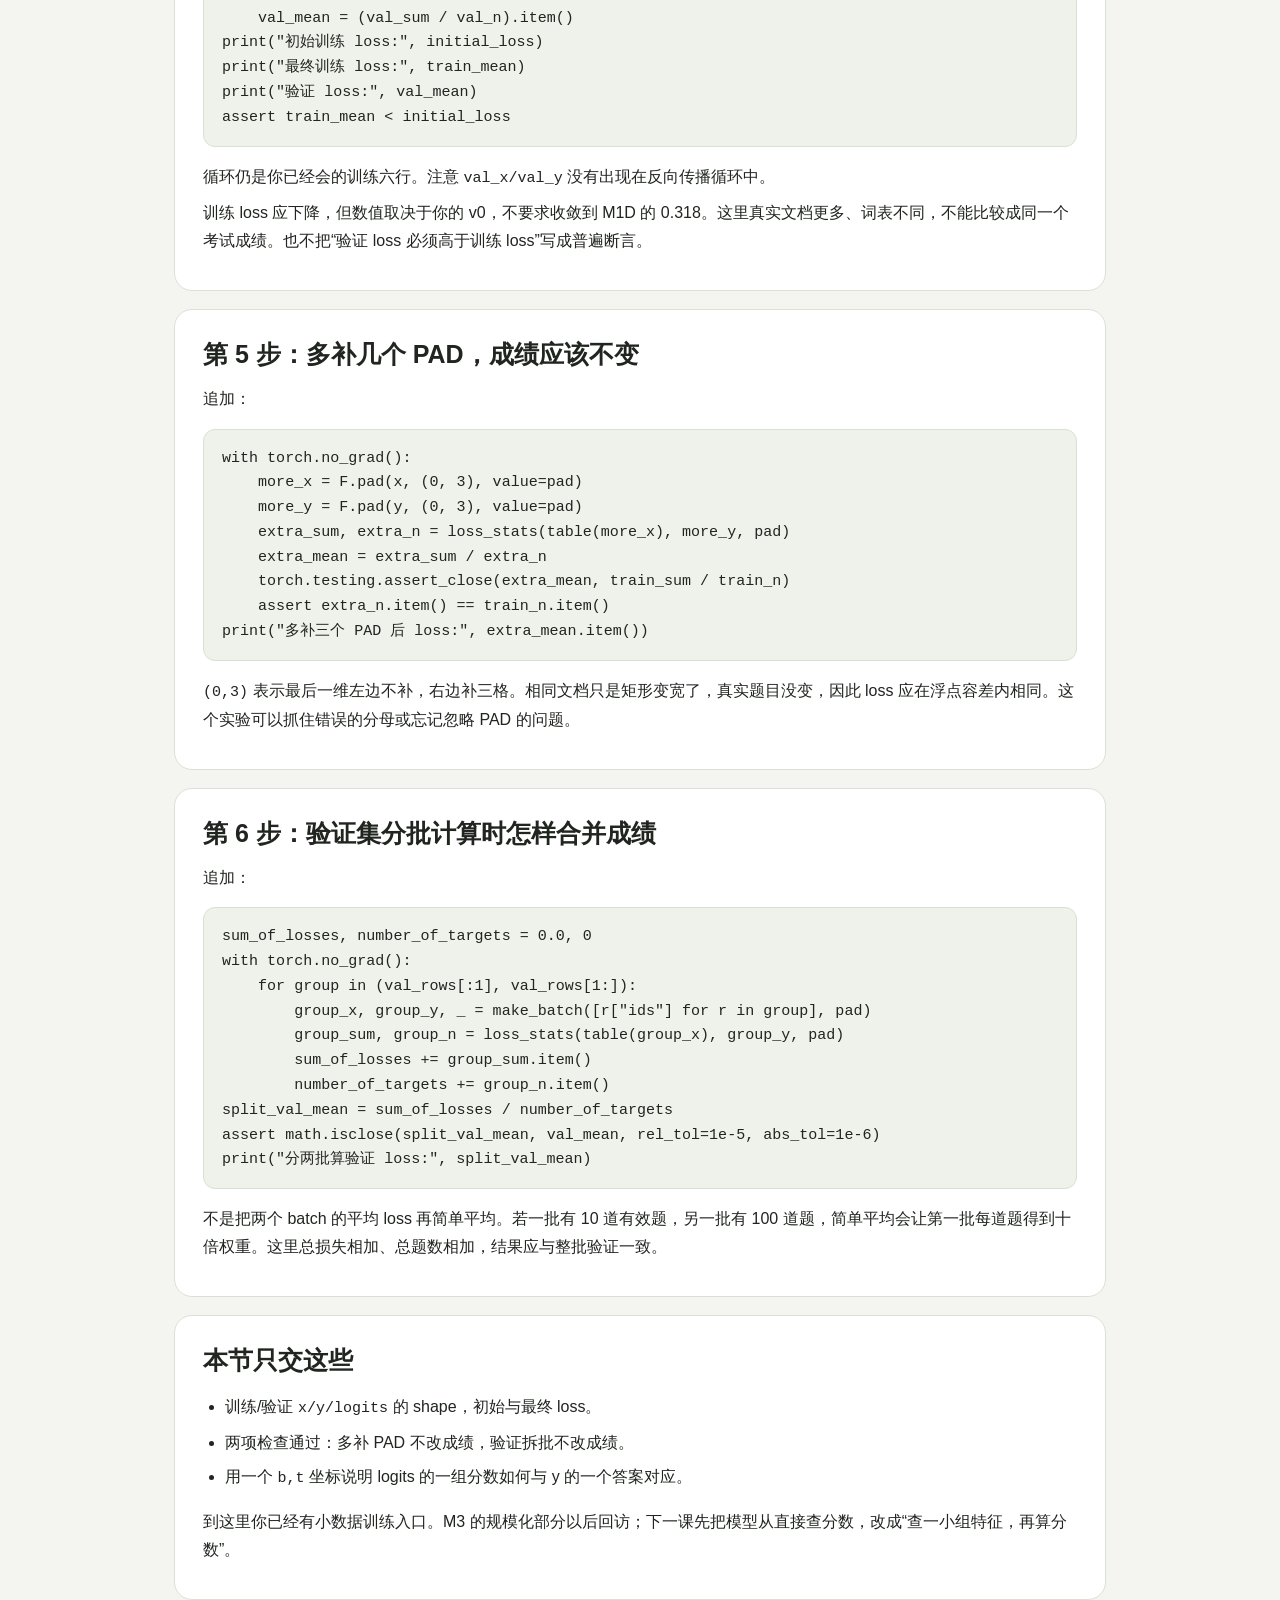
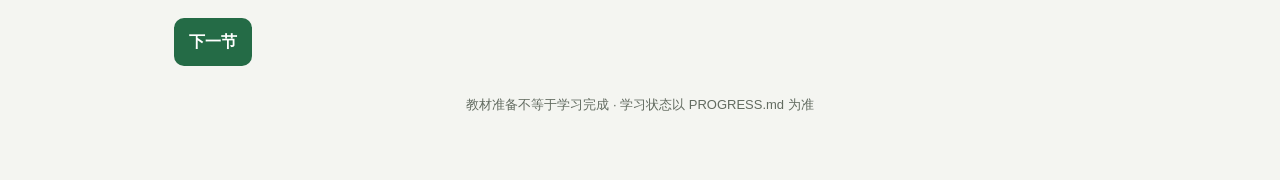
<file: M03D-batch-bigram.html>
<!doctype html>
<html lang="zh-CN"><head><meta charset="utf-8">
<meta name="viewport" content="width=device-width, initial-scale=1">
<title>M3D：模型怎样给整个 batch 评分</title><link rel="stylesheet" href="assets/course.css">
<link rel="icon" href="assets/favicon.svg" type="image/svg+xml"></head>
<body><main class="shell"><header><div class="eyebrow">MINI-LLM · 代码逐步讲解 · 2026-09-08</div>
<h1>M3D：模型怎样给整个 batch 评分</h1>
<p>前置：M3C 的 <code>make_batch()</code> 和 M3B 的 <code>encoded.json</code>。新建 <code>m3/batch_bigram.py</code>，按顺序追加，运行 <code>python m3/batch_bigram.py</code>。</p>
<p>继续用 M1D 的查表模型，只改变输入的摆法：从 <code>[12]</code> 变成 <code>[B,T]</code>。模型输出会从 <code>[12,V]</code> 变成 <code>[B,T,V]</code>。字母依次代表文档条数、预测位置数、候选 token 数。</p>

<div class="status"><span class="tag">教材已准备 · 尚未验收学习</span><span class="tag">CPU 小实验</span></div>
<div class="actions"><a class="button secondary" href="index.html">课程入口</a>
<a class="button secondary" href="M03C-build-batch.html">上一节</a>
<a class="button secondary" href="M03D-batch-bigram.md">Markdown 版</a>
<a class="button secondary" href="examples/m3/batch_bigram.py" download>完整参考代码</a></div></header>
<nav class="jump" aria-label="课程步骤"><a href="#step-1">第 1 步：拿到训练和验证 batch</a><a href="#step-2">第 2 步：每个输入位置都查出 V 个分数</a><a href="#step-3">第 3 步：把每个位置当成一道分类题</a><a href="#step-4">第 4 步：只训练训练集</a><a href="#step-5">第 5 步：多补几个 PAD，成绩应该不变</a><a href="#step-6">第 6 步：验证集分批计算时怎样合并成绩</a><a href="#step-7">本节只交这些</a></nav>
<section id="step-1"><h2>第 1 步：拿到训练和验证 batch</h2>
<p>写入：</p>
<pre><code class="language-python">import json
import math
from pathlib import Path
import torch
import torch.nn as nn
import torch.nn.functional as F
from build_batch import make_batch

payload = json.loads(Path(&quot;artifacts/m3/encoded.json&quot;).read_text(encoding=&quot;utf-8&quot;))
V = payload[&quot;vocab_size&quot;]
pad = payload[&quot;special_ids&quot;][&quot;pad&quot;]
train_rows = payload[&quot;splits&quot;][&quot;train&quot;]
val_rows = payload[&quot;splits&quot;][&quot;validation&quot;]
x, y, valid = make_batch([r[&quot;ids&quot;] for r in train_rows], pad)
val_x, val_y, val_valid = make_batch([r[&quot;ids&quot;] for r in val_rows], pad)
print(&quot;训练 x/y:&quot;, x.shape, y.shape)
print(&quot;验证 x/y:&quot;, val_x.shape, val_y.shape)
</code></pre>
<p>训练第一维是 9，验证第一维是 3。两组的第二维可以不同，因为它们分别按各自最长文档补齐。</p>
<p>本课是教学 Bigram，参数量是 <code>V×V</code>。若你的 v0 词表特别大，这个表本身会占较多内存；先计算 <code>V*V*4</code> 字节的 FP32 参数大小。正式模型会在下一节把查特征和输出评分拆开，不会一直沿用这张平方大小的表。</p>
</section><section id="step-2"><h2>第 2 步：每个输入位置都查出 V 个分数</h2>
<p>追加：</p>
<pre><code class="language-python">table = nn.Embedding(V, V)
with torch.no_grad():
    table.weight.zero_()
logits = table(x)
print(&quot;logits shape:&quot;, logits.shape)
print(&quot;一条文档所有位置:&quot;, logits[0].shape)
print(&quot;第 0 篇第 0 个位置:&quot;, logits[0, 0].shape)
assert logits.shape == (*x.shape, V)
</code></pre>
<p>如果 <code>x</code> 是 <code>[9,25]</code>，结果就是 <code>[9,25,V]</code>；25 只是举例，实际值取决于 tokenizer。</p>
<p><code>logits[0,0,:]</code> 是一组候选分数；<code>logits[0,:,3]</code> 则是同一篇文档不同位置给“候选 ID 3”的分数。这两个切片含义完全不同，不能因为都是一排数字就混用。</p>
<p>对候选做 softmax 应沿最后一维。<code>dim=-1</code> 每次比较 V 个候选，共比较 B×T 组，输出仍为 <code>[B,T,V]</code>。</p>
</section><section id="step-3"><h2>第 3 步：把每个位置当成一道分类题</h2>
<p>追加：</p>
<pre><code class="language-python">flat_logits = logits.reshape(-1, V)
flat_y = y.reshape(-1)
print(&quot;展平后:&quot;, flat_logits.shape, flat_y.shape)
print(&quot;第 0 篇第 2 个位置的答案:&quot;, y[0, 2].item(), flat_y[2].item())

def loss_stats(scores, targets, pad_id):
    total = F.cross_entropy(
        scores.reshape(-1, scores.shape[-1]), targets.reshape(-1),
        ignore_index=pad_id, reduction=&quot;sum&quot;,
    )
    count = (targets != pad_id).sum()
    if count.item() == 0:
        raise ValueError(&quot;这一批没有有效答案&quot;)
    return total, count

total, count = loss_stats(logits, y, pad)
loss = total / count
initial_loss = loss.item()
print(&quot;有效答案:&quot;, count.item(), &quot;平均 loss:&quot;, initial_loss)
assert abs(initial_loss - math.log(V)) &lt; 1e-5
</code></pre>
<p><code>reshape(-1,V)</code> 保留每道题的 V 个分数，把前面 B×T 个位置排成一列题目；<code>-1</code> 让 PyTorch 自动计算题目数量。<code>y.reshape(-1)</code> 按相同顺序排列答案。</p>
<p><code>ignore_index=pad</code> 只忽略<strong>正确答案是 PAD 的位置</strong>，不会从词表候选里删除 PAD 那一列。本例初始时每个候选分数都为零，所以真实答案概率是 <code>1/V</code>，平均 loss 为 <code>log(V)</code>。</p>
<p><code>reduction="sum"</code> 先把每道有效题的损失加起来，再除以有效答案个数。没有把补齐位置计入分母。<code>cross_entropy</code> 接收原始 logits，不先做 softmax。</p>
</section><section id="step-4"><h2>第 4 步：只训练训练集</h2>
<p>追加：</p>
<pre><code class="language-python">optimizer = torch.optim.SGD(table.parameters(), lr=1.0)
for step in range(200):
    scores = table(x)
    total, count = loss_stats(scores, y, pad)
    loss = total / count
    optimizer.zero_grad()
    loss.backward()
    optimizer.step()

with torch.no_grad():
    train_sum, train_n = loss_stats(table(x), y, pad)
    val_sum, val_n = loss_stats(table(val_x), val_y, pad)
    train_mean = (train_sum / train_n).item()
    val_mean = (val_sum / val_n).item()
print(&quot;初始训练 loss:&quot;, initial_loss)
print(&quot;最终训练 loss:&quot;, train_mean)
print(&quot;验证 loss:&quot;, val_mean)
assert train_mean &lt; initial_loss
</code></pre>
<p>循环仍是你已经会的训练六行。注意 <code>val_x/val_y</code> 没有出现在反向传播循环中。</p>
<p>训练 loss 应下降，但数值取决于你的 v0，不要求收敛到 M1D 的 0.318。这里真实文档更多、词表不同，不能比较成同一个考试成绩。也不把“验证 loss 必须高于训练 loss”写成普遍断言。</p>
</section><section id="step-5"><h2>第 5 步：多补几个 PAD，成绩应该不变</h2>
<p>追加：</p>
<pre><code class="language-python">with torch.no_grad():
    more_x = F.pad(x, (0, 3), value=pad)
    more_y = F.pad(y, (0, 3), value=pad)
    extra_sum, extra_n = loss_stats(table(more_x), more_y, pad)
    extra_mean = extra_sum / extra_n
    torch.testing.assert_close(extra_mean, train_sum / train_n)
    assert extra_n.item() == train_n.item()
print(&quot;多补三个 PAD 后 loss:&quot;, extra_mean.item())
</code></pre>
<p><code>(0,3)</code> 表示最后一维左边不补，右边补三格。相同文档只是矩形变宽了，真实题目没变，因此 loss 应在浮点容差内相同。这个实验可以抓住错误的分母或忘记忽略 PAD 的问题。</p>
</section><section id="step-6"><h2>第 6 步：验证集分批计算时怎样合并成绩</h2>
<p>追加：</p>
<pre><code class="language-python">sum_of_losses, number_of_targets = 0.0, 0
with torch.no_grad():
    for group in (val_rows[:1], val_rows[1:]):
        group_x, group_y, _ = make_batch([r[&quot;ids&quot;] for r in group], pad)
        group_sum, group_n = loss_stats(table(group_x), group_y, pad)
        sum_of_losses += group_sum.item()
        number_of_targets += group_n.item()
split_val_mean = sum_of_losses / number_of_targets
assert math.isclose(split_val_mean, val_mean, rel_tol=1e-5, abs_tol=1e-6)
print(&quot;分两批算验证 loss:&quot;, split_val_mean)
</code></pre>
<p>不是把两个 batch 的平均 loss 再简单平均。若一批有 10 道有效题，另一批有 100 道题，简单平均会让第一批每道题得到十倍权重。这里总损失相加、总题数相加，结果应与整批验证一致。</p>
</section><section id="step-7"><h2>本节只交这些</h2>
<ul>
<li>训练/验证 <code>x/y/logits</code> 的 shape，初始与最终 loss。</li>
<li>两项检查通过：多补 PAD 不改成绩，验证拆批不改成绩。</li>
<li>用一个 <code>b,t</code> 坐标说明 logits 的一组分数如何与 y 的一个答案对应。</li>
</ul>
<p>到这里你已经有小数据训练入口。M3 的规模化部分以后回访；下一课先把模型从直接查分数，改成“查一小组特征，再算分数”。</p></section><div class="actions"><a class="button" href="M04A-embedding-and-linear.html">下一节</a></div>
<footer>教材准备不等于学习完成 · 学习状态以 PROGRESS.md 为准</footer>
</main></body></html>
</file>
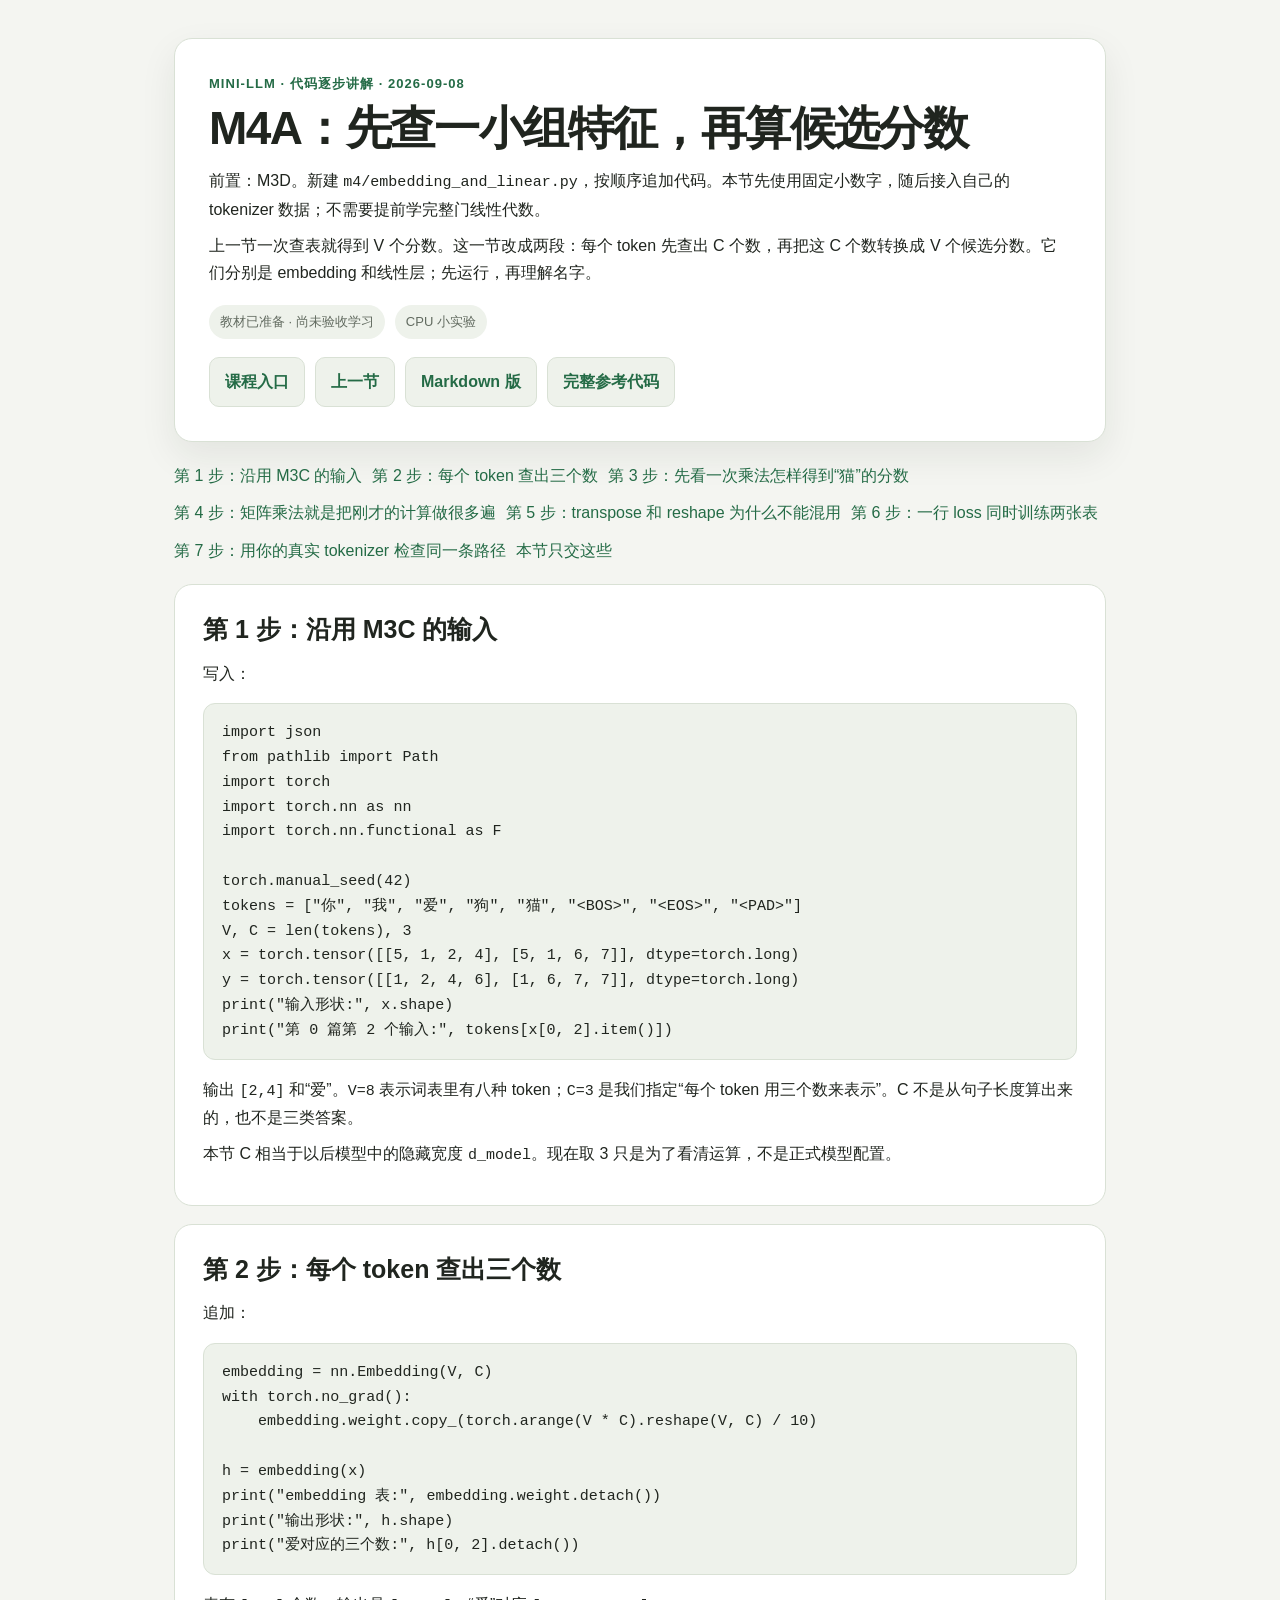
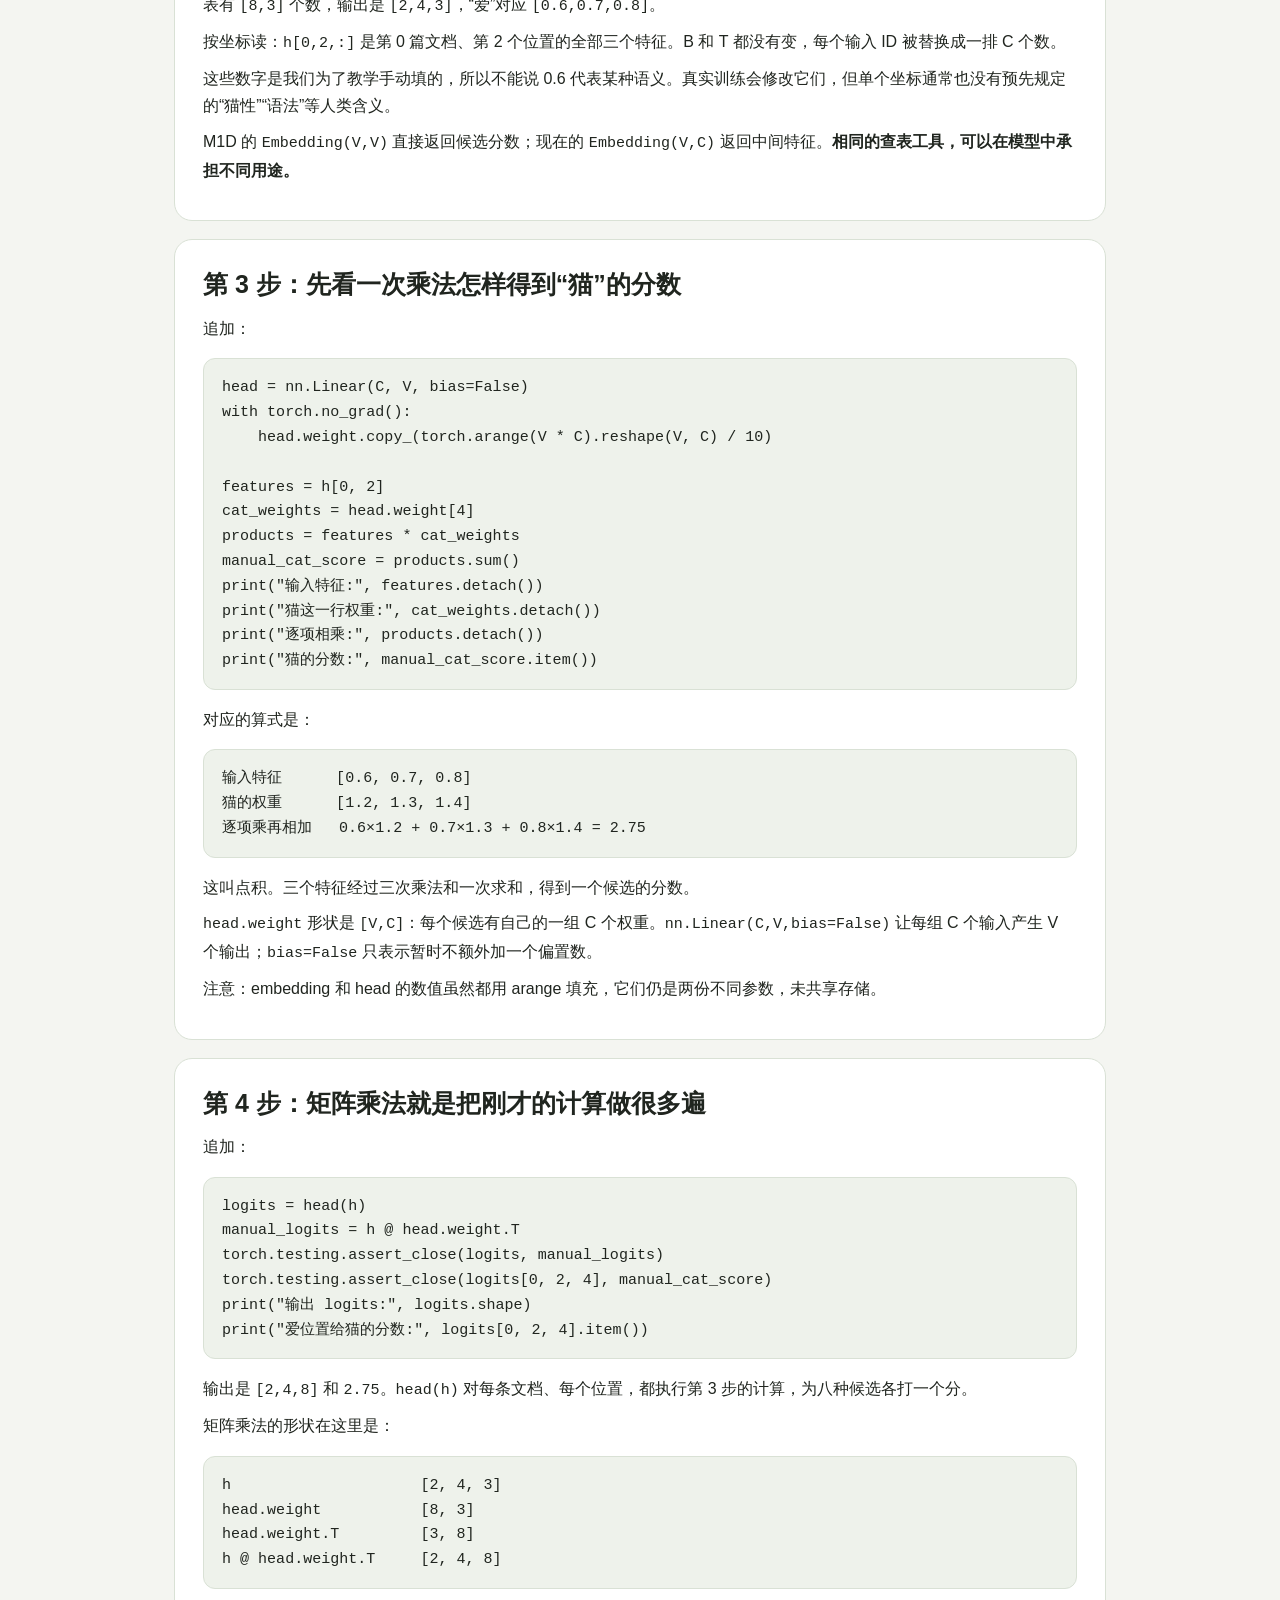
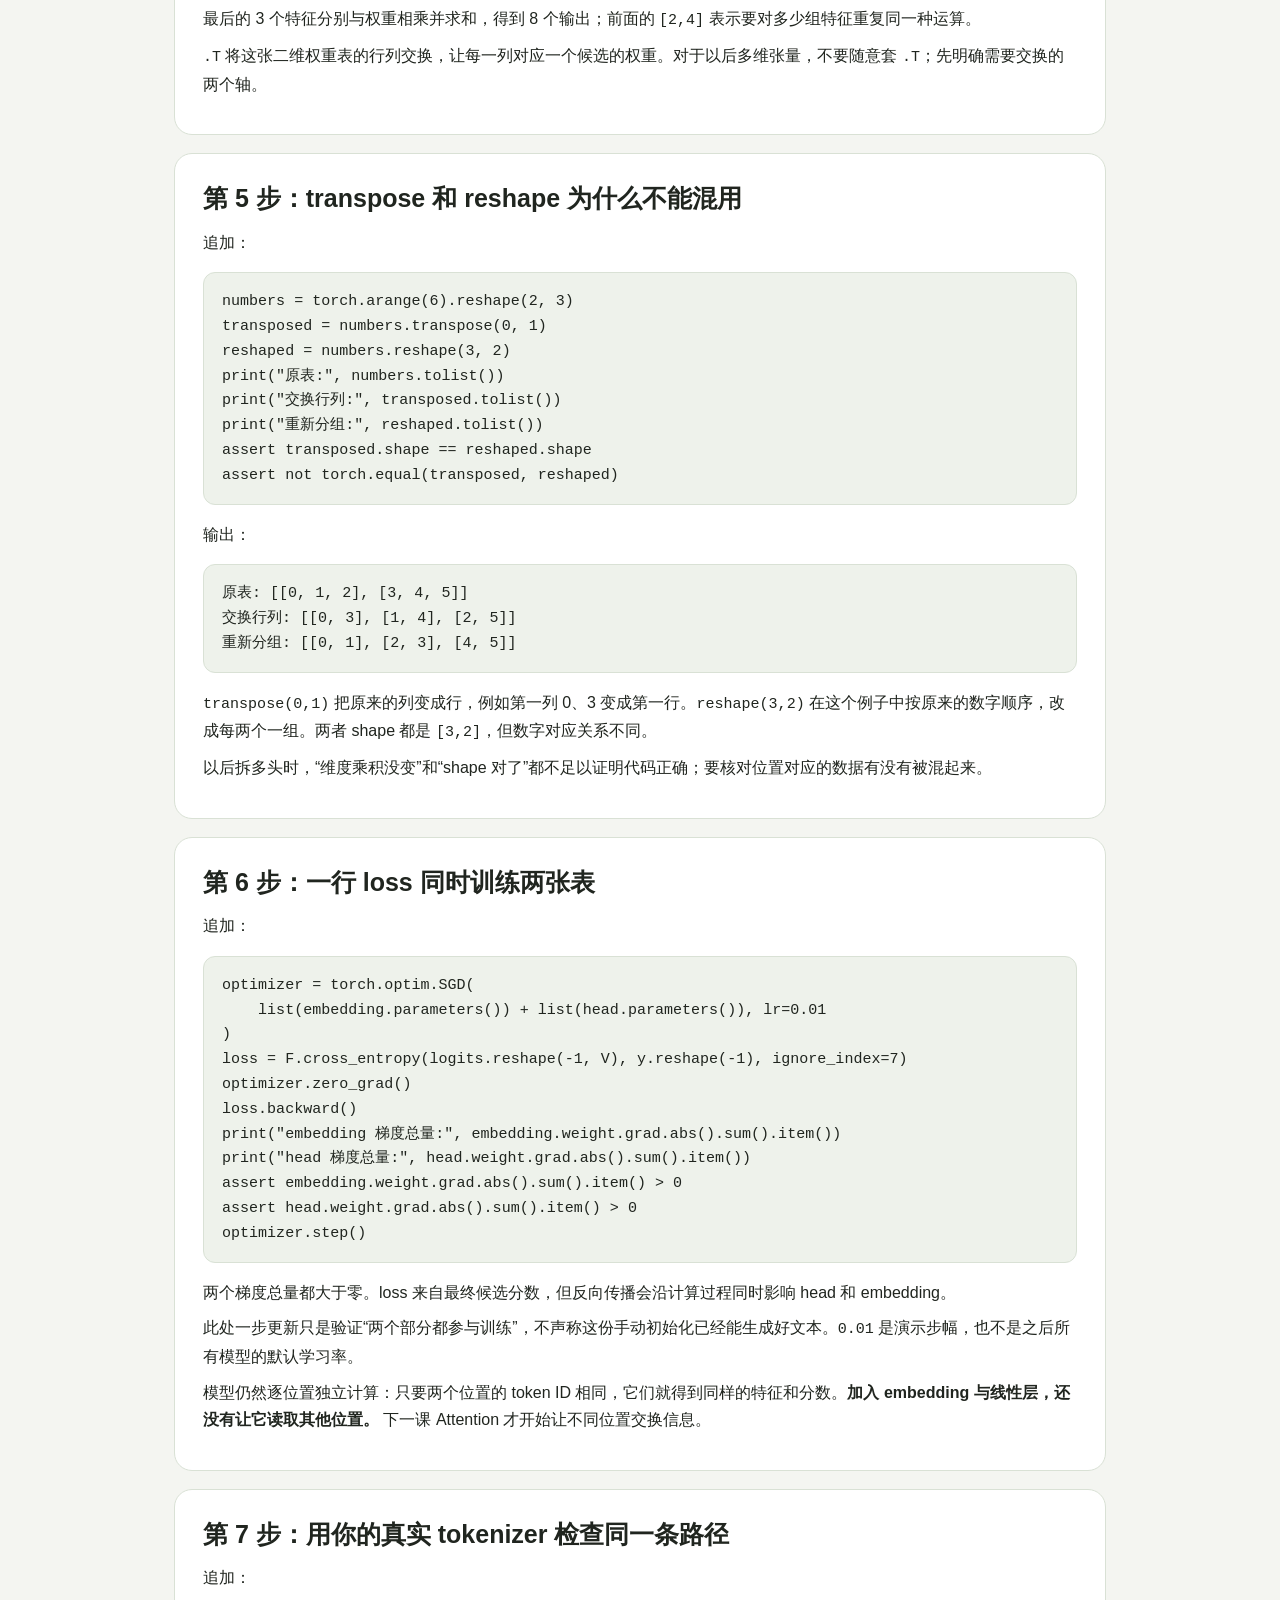
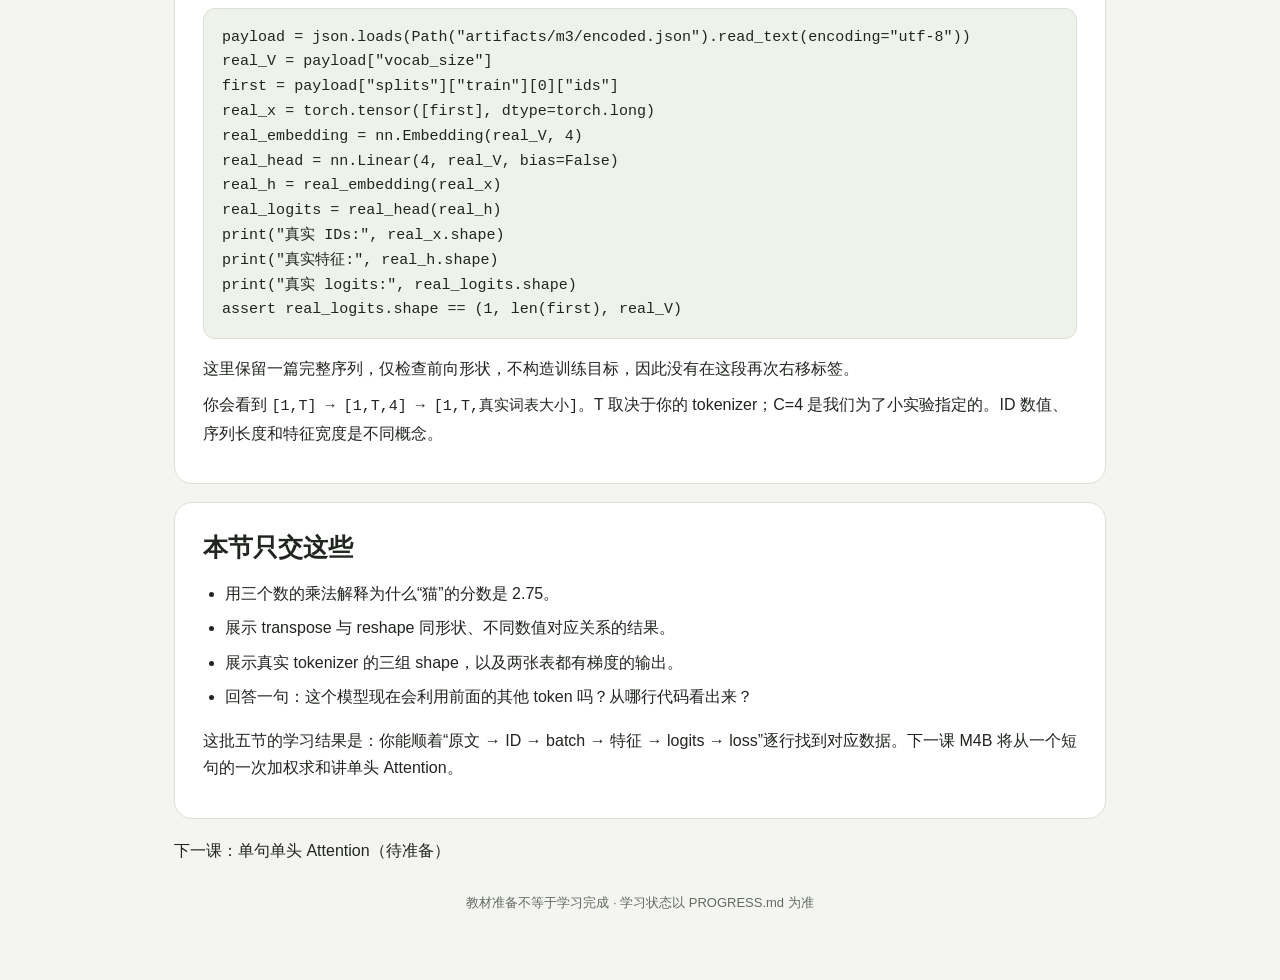
<file: M04A-embedding-and-linear.html>
<!doctype html>
<html lang="zh-CN"><head><meta charset="utf-8">
<meta name="viewport" content="width=device-width, initial-scale=1">
<title>M4A：先查一小组特征，再算候选分数</title><link rel="stylesheet" href="assets/course.css">
<link rel="icon" href="assets/favicon.svg" type="image/svg+xml"></head>
<body><main class="shell"><header><div class="eyebrow">MINI-LLM · 代码逐步讲解 · 2026-09-08</div>
<h1>M4A：先查一小组特征，再算候选分数</h1>
<p>前置：M3D。新建 <code>m4/embedding_and_linear.py</code>，按顺序追加代码。本节先使用固定小数字，随后接入自己的 tokenizer 数据；不需要提前学完整门线性代数。</p>
<p>上一节一次查表就得到 V 个分数。这一节改成两段：每个 token 先查出 C 个数，再把这 C 个数转换成 V 个候选分数。它们分别是 embedding 和线性层；先运行，再理解名字。</p>

<div class="status"><span class="tag">教材已准备 · 尚未验收学习</span><span class="tag">CPU 小实验</span></div>
<div class="actions"><a class="button secondary" href="index.html">课程入口</a>
<a class="button secondary" href="M03D-batch-bigram.html">上一节</a>
<a class="button secondary" href="M04A-embedding-and-linear.md">Markdown 版</a>
<a class="button secondary" href="examples/m4/embedding_and_linear.py" download>完整参考代码</a></div></header>
<nav class="jump" aria-label="课程步骤"><a href="#step-1">第 1 步：沿用 M3C 的输入</a><a href="#step-2">第 2 步：每个 token 查出三个数</a><a href="#step-3">第 3 步：先看一次乘法怎样得到“猫”的分数</a><a href="#step-4">第 4 步：矩阵乘法就是把刚才的计算做很多遍</a><a href="#step-5">第 5 步：transpose 和 reshape 为什么不能混用</a><a href="#step-6">第 6 步：一行 loss 同时训练两张表</a><a href="#step-7">第 7 步：用你的真实 tokenizer 检查同一条路径</a><a href="#step-8">本节只交这些</a></nav>
<section id="step-1"><h2>第 1 步：沿用 M3C 的输入</h2>
<p>写入：</p>
<pre><code class="language-python">import json
from pathlib import Path
import torch
import torch.nn as nn
import torch.nn.functional as F

torch.manual_seed(42)
tokens = [&quot;你&quot;, &quot;我&quot;, &quot;爱&quot;, &quot;狗&quot;, &quot;猫&quot;, &quot;&lt;BOS&gt;&quot;, &quot;&lt;EOS&gt;&quot;, &quot;&lt;PAD&gt;&quot;]
V, C = len(tokens), 3
x = torch.tensor([[5, 1, 2, 4], [5, 1, 6, 7]], dtype=torch.long)
y = torch.tensor([[1, 2, 4, 6], [1, 6, 7, 7]], dtype=torch.long)
print(&quot;输入形状:&quot;, x.shape)
print(&quot;第 0 篇第 2 个输入:&quot;, tokens[x[0, 2].item()])
</code></pre>
<p>输出 <code>[2,4]</code> 和“爱”。<code>V=8</code> 表示词表里有八种 token；<code>C=3</code> 是我们指定“每个 token 用三个数来表示”。C 不是从句子长度算出来的，也不是三类答案。</p>
<p>本节 C 相当于以后模型中的隐藏宽度 <code>d_model</code>。现在取 3 只是为了看清运算，不是正式模型配置。</p>
</section><section id="step-2"><h2>第 2 步：每个 token 查出三个数</h2>
<p>追加：</p>
<pre><code class="language-python">embedding = nn.Embedding(V, C)
with torch.no_grad():
    embedding.weight.copy_(torch.arange(V * C).reshape(V, C) / 10)

h = embedding(x)
print(&quot;embedding 表:&quot;, embedding.weight.detach())
print(&quot;输出形状:&quot;, h.shape)
print(&quot;爱对应的三个数:&quot;, h[0, 2].detach())
</code></pre>
<p>表有 <code>[8,3]</code> 个数，输出是 <code>[2,4,3]</code>，“爱”对应 <code>[0.6,0.7,0.8]</code>。</p>
<p>按坐标读：<code>h[0,2,:]</code> 是第 0 篇文档、第 2 个位置的全部三个特征。B 和 T 都没有变，每个输入 ID 被替换成一排 C 个数。</p>
<p>这些数字是我们为了教学手动填的，所以不能说 0.6 代表某种语义。真实训练会修改它们，但单个坐标通常也没有预先规定的“猫性”“语法”等人类含义。</p>
<p>M1D 的 <code>Embedding(V,V)</code> 直接返回候选分数；现在的 <code>Embedding(V,C)</code> 返回中间特征。<strong>相同的查表工具，可以在模型中承担不同用途。</strong></p>
</section><section id="step-3"><h2>第 3 步：先看一次乘法怎样得到“猫”的分数</h2>
<p>追加：</p>
<pre><code class="language-python">head = nn.Linear(C, V, bias=False)
with torch.no_grad():
    head.weight.copy_(torch.arange(V * C).reshape(V, C) / 10)

features = h[0, 2]
cat_weights = head.weight[4]
products = features * cat_weights
manual_cat_score = products.sum()
print(&quot;输入特征:&quot;, features.detach())
print(&quot;猫这一行权重:&quot;, cat_weights.detach())
print(&quot;逐项相乘:&quot;, products.detach())
print(&quot;猫的分数:&quot;, manual_cat_score.item())
</code></pre>
<p>对应的算式是：</p>
<pre><code class="language-text">输入特征      [0.6, 0.7, 0.8]
猫的权重      [1.2, 1.3, 1.4]
逐项乘再相加   0.6×1.2 + 0.7×1.3 + 0.8×1.4 = 2.75
</code></pre>
<p>这叫点积。三个特征经过三次乘法和一次求和，得到一个候选的分数。</p>
<p><code>head.weight</code> 形状是 <code>[V,C]</code>：每个候选有自己的一组 C 个权重。<code>nn.Linear(C,V,bias=False)</code> 让每组 C 个输入产生 V 个输出；<code>bias=False</code> 只表示暂时不额外加一个偏置数。</p>
<p>注意：embedding 和 head 的数值虽然都用 arange 填充，它们仍是两份不同参数，未共享存储。</p>
</section><section id="step-4"><h2>第 4 步：矩阵乘法就是把刚才的计算做很多遍</h2>
<p>追加：</p>
<pre><code class="language-python">logits = head(h)
manual_logits = h @ head.weight.T
torch.testing.assert_close(logits, manual_logits)
torch.testing.assert_close(logits[0, 2, 4], manual_cat_score)
print(&quot;输出 logits:&quot;, logits.shape)
print(&quot;爱位置给猫的分数:&quot;, logits[0, 2, 4].item())
</code></pre>
<p>输出是 <code>[2,4,8]</code> 和 <code>2.75</code>。<code>head(h)</code> 对每条文档、每个位置，都执行第 3 步的计算，为八种候选各打一个分。</p>
<p>矩阵乘法的形状在这里是：</p>
<pre><code class="language-text">h                     [2, 4, 3]
head.weight           [8, 3]
head.weight.T         [3, 8]
h @ head.weight.T     [2, 4, 8]
</code></pre>
<p>最后的 3 个特征分别与权重相乘并求和，得到 8 个输出；前面的 <code>[2,4]</code> 表示要对多少组特征重复同一种运算。</p>
<p><code>.T</code> 将这张二维权重表的行列交换，让每一列对应一个候选的权重。对于以后多维张量，不要随意套 <code>.T</code>；先明确需要交换的两个轴。</p>
</section><section id="step-5"><h2>第 5 步：transpose 和 reshape 为什么不能混用</h2>
<p>追加：</p>
<pre><code class="language-python">numbers = torch.arange(6).reshape(2, 3)
transposed = numbers.transpose(0, 1)
reshaped = numbers.reshape(3, 2)
print(&quot;原表:&quot;, numbers.tolist())
print(&quot;交换行列:&quot;, transposed.tolist())
print(&quot;重新分组:&quot;, reshaped.tolist())
assert transposed.shape == reshaped.shape
assert not torch.equal(transposed, reshaped)
</code></pre>
<p>输出：</p>
<pre><code class="language-text">原表: [[0, 1, 2], [3, 4, 5]]
交换行列: [[0, 3], [1, 4], [2, 5]]
重新分组: [[0, 1], [2, 3], [4, 5]]
</code></pre>
<p><code>transpose(0,1)</code> 把原来的列变成行，例如第一列 0、3 变成第一行。<code>reshape(3,2)</code> 在这个例子中按原来的数字顺序，改成每两个一组。两者 shape 都是 <code>[3,2]</code>，但数字对应关系不同。</p>
<p>以后拆多头时，“维度乘积没变”和“shape 对了”都不足以证明代码正确；要核对位置对应的数据有没有被混起来。</p>
</section><section id="step-6"><h2>第 6 步：一行 loss 同时训练两张表</h2>
<p>追加：</p>
<pre><code class="language-python">optimizer = torch.optim.SGD(
    list(embedding.parameters()) + list(head.parameters()), lr=0.01
)
loss = F.cross_entropy(logits.reshape(-1, V), y.reshape(-1), ignore_index=7)
optimizer.zero_grad()
loss.backward()
print(&quot;embedding 梯度总量:&quot;, embedding.weight.grad.abs().sum().item())
print(&quot;head 梯度总量:&quot;, head.weight.grad.abs().sum().item())
assert embedding.weight.grad.abs().sum().item() &gt; 0
assert head.weight.grad.abs().sum().item() &gt; 0
optimizer.step()
</code></pre>
<p>两个梯度总量都大于零。loss 来自最终候选分数，但反向传播会沿计算过程同时影响 head 和 embedding。</p>
<p>此处一步更新只是验证“两个部分都参与训练”，不声称这份手动初始化已经能生成好文本。<code>0.01</code> 是演示步幅，也不是之后所有模型的默认学习率。</p>
<p>模型仍然逐位置独立计算：只要两个位置的 token ID 相同，它们就得到同样的特征和分数。<strong>加入 embedding 与线性层，还没有让它读取其他位置。</strong> 下一课 Attention 才开始让不同位置交换信息。</p>
</section><section id="step-7"><h2>第 7 步：用你的真实 tokenizer 检查同一条路径</h2>
<p>追加：</p>
<pre><code class="language-python">payload = json.loads(Path(&quot;artifacts/m3/encoded.json&quot;).read_text(encoding=&quot;utf-8&quot;))
real_V = payload[&quot;vocab_size&quot;]
first = payload[&quot;splits&quot;][&quot;train&quot;][0][&quot;ids&quot;]
real_x = torch.tensor([first], dtype=torch.long)
real_embedding = nn.Embedding(real_V, 4)
real_head = nn.Linear(4, real_V, bias=False)
real_h = real_embedding(real_x)
real_logits = real_head(real_h)
print(&quot;真实 IDs:&quot;, real_x.shape)
print(&quot;真实特征:&quot;, real_h.shape)
print(&quot;真实 logits:&quot;, real_logits.shape)
assert real_logits.shape == (1, len(first), real_V)
</code></pre>
<p>这里保留一篇完整序列，仅检查前向形状，不构造训练目标，因此没有在这段再次右移标签。</p>
<p>你会看到 <code>[1,T] → [1,T,4] → [1,T,真实词表大小]</code>。T 取决于你的 tokenizer；C=4 是我们为了小实验指定的。ID 数值、序列长度和特征宽度是不同概念。</p>
</section><section id="step-8"><h2>本节只交这些</h2>
<ul>
<li>用三个数的乘法解释为什么“猫”的分数是 2.75。</li>
<li>展示 transpose 与 reshape 同形状、不同数值对应关系的结果。</li>
<li>展示真实 tokenizer 的三组 shape，以及两张表都有梯度的输出。</li>
<li>回答一句：这个模型现在会利用前面的其他 token 吗？从哪行代码看出来？</li>
</ul>
<p>这批五节的学习结果是：你能顺着“原文 → ID → batch → 特征 → logits → loss”逐行找到对应数据。下一课 M4B 将从一个短句的一次加权求和讲单头 Attention。</p></section><div class="actions"><span>下一课：单句单头 Attention（待准备）</span></div>
<footer>教材准备不等于学习完成 · 学习状态以 PROGRESS.md 为准</footer>
</main></body></html>
</file>
<file: assets/course.css>
:root {
  color-scheme: light dark;
  --bg: light-dark(#f4f5f1, #111310);
  --paper: light-dark(#ffffff, #1a1d18);
  --soft: light-dark(#eef2eb, #242820);
  --text: light-dark(#20251f, #eef2ea);
  --muted: light-dark(#626b60, #aab4a6);
  --line: light-dark(#d9e1d5, #394036);
  --green: light-dark(#246b46, #76d69f);
  --green-soft: light-dark(#e4f3e9, #1c3828);
  --amber: light-dark(#8a5a12, #f1bd66);
  --red: light-dark(#993d38, #ff9d94);
  --blue: light-dark(#315f8f, #8bc3ff);
  --shadow: 0 14px 36px rgba(23, 35, 24, .08);
}
* { box-sizing: border-box; }
html { scroll-behavior: smooth; }
body {
  margin: 0;
  background: var(--bg);
  color: var(--text);
  font-family: ui-sans-serif, -apple-system, BlinkMacSystemFont, "Segoe UI", "PingFang SC", "Microsoft YaHei", sans-serif;
  line-height: 1.72;
}
a { color: var(--green); }
.shell { max-width: 980px; margin: 0 auto; padding: 38px 24px 80px; }
header, section { background: var(--paper); border: 1px solid var(--line); border-radius: 18px; }
header { padding: 34px; box-shadow: var(--shadow); }
section { margin-top: 18px; padding: 28px; }
.eyebrow { color: var(--green); font-weight: 800; letter-spacing: .08em; font-size: 13px; }
h1 { margin: 8px 0 12px; font-size: clamp(30px, 5vw, 46px); line-height: 1.13; letter-spacing: -.035em; }
h2 { margin: 0 0 14px; font-size: 25px; line-height: 1.3; }
h3 { margin: 24px 0 8px; font-size: 18px; }
p { margin: 8px 0; }
.lede { max-width: 760px; color: var(--muted); font-size: 17px; }
.status, .jump, .actions { display: flex; flex-wrap: wrap; gap: 10px; margin-top: 18px; }
.tag { padding: 6px 11px; border-radius: 999px; background: var(--soft); color: var(--muted); font-size: 13px; }
.tag.current { background: var(--green-soft); color: var(--green); font-weight: 750; }
.jump { margin: 20px 0; }
.jump a { text-decoration: none; }
.grid { display: grid; grid-template-columns: repeat(2, minmax(0, 1fr)); gap: 12px; }
.grid.three { grid-template-columns: repeat(3, minmax(0, 1fr)); }
.card { background: var(--soft); border-radius: 14px; padding: 16px; }
.card strong { display: block; margin-bottom: 4px; }
.card p { color: var(--muted); }
code, pre { font-family: ui-monospace, SFMono-Regular, Menlo, Consolas, monospace; }
code { font-size: .94em; }
pre { padding: 16px 18px; overflow-x: auto; border: 1px solid var(--line); border-radius: 12px; background: var(--soft); line-height: 1.55; }
.callout { margin: 16px 0; padding: 14px 16px; border-left: 4px solid var(--amber); background: var(--soft); border-radius: 0 12px 12px 0; }
.callout.green { border-left-color: var(--green); }
.callout.blue { border-left-color: var(--blue); }
table { width: 100%; border-collapse: collapse; margin: 14px 0; }
th, td { padding: 10px 12px; border-bottom: 1px solid var(--line); text-align: left; vertical-align: top; }
th { color: var(--muted); }
ol, ul { padding-left: 22px; }
li + li { margin-top: 7px; }
.flow { display: flex; flex-wrap: wrap; align-items: center; gap: 8px; margin: 18px 0; }
.flow span { padding: 9px 12px; border: 1px solid var(--line); border-radius: 10px; background: var(--soft); }
.flow b { color: var(--green); }
.question { padding: 16px; margin-top: 10px; border: 1px solid var(--line); border-radius: 12px; }
.lesson-list { display: grid; gap: 12px; }
.lesson { display: block; padding: 18px; color: var(--text); text-decoration: none; border: 1px solid var(--line); border-radius: 14px; background: var(--soft); }
.lesson:hover { border-color: var(--green); }
.lesson small { color: var(--green); font-weight: 800; }
.lesson strong { display: block; margin: 4px 0; font-size: 18px; }
.lesson span { color: var(--muted); }
.stage { position: relative; padding-left: 54px; margin: 20px 0; }
.stage::before { content: attr(data-n); position: absolute; left: 0; top: 0; width: 36px; height: 36px; display: grid; place-items: center; border-radius: 50%; background: var(--soft); color: var(--muted); font-weight: 800; }
.stage.current::before { background: var(--green); color: white; }
.stage h3 { margin: 0 0 2px; }
.stage p { color: var(--muted); }
.checklist li { margin-top: 10px; }
.button { display: inline-block; padding: 10px 15px; border-radius: 10px; background: var(--green); color: white; text-decoration: none; font-weight: 750; }
.button.secondary { color: var(--green); background: var(--soft); border: 1px solid var(--line); }
footer { text-align: center; color: var(--muted); margin-top: 28px; font-size: 13px; }
@media (max-width: 720px) {
  .shell { padding: 18px 12px 50px; }
  header, section { padding: 20px; }
  .grid, .grid.three { grid-template-columns: 1fr; }
}
</file>
